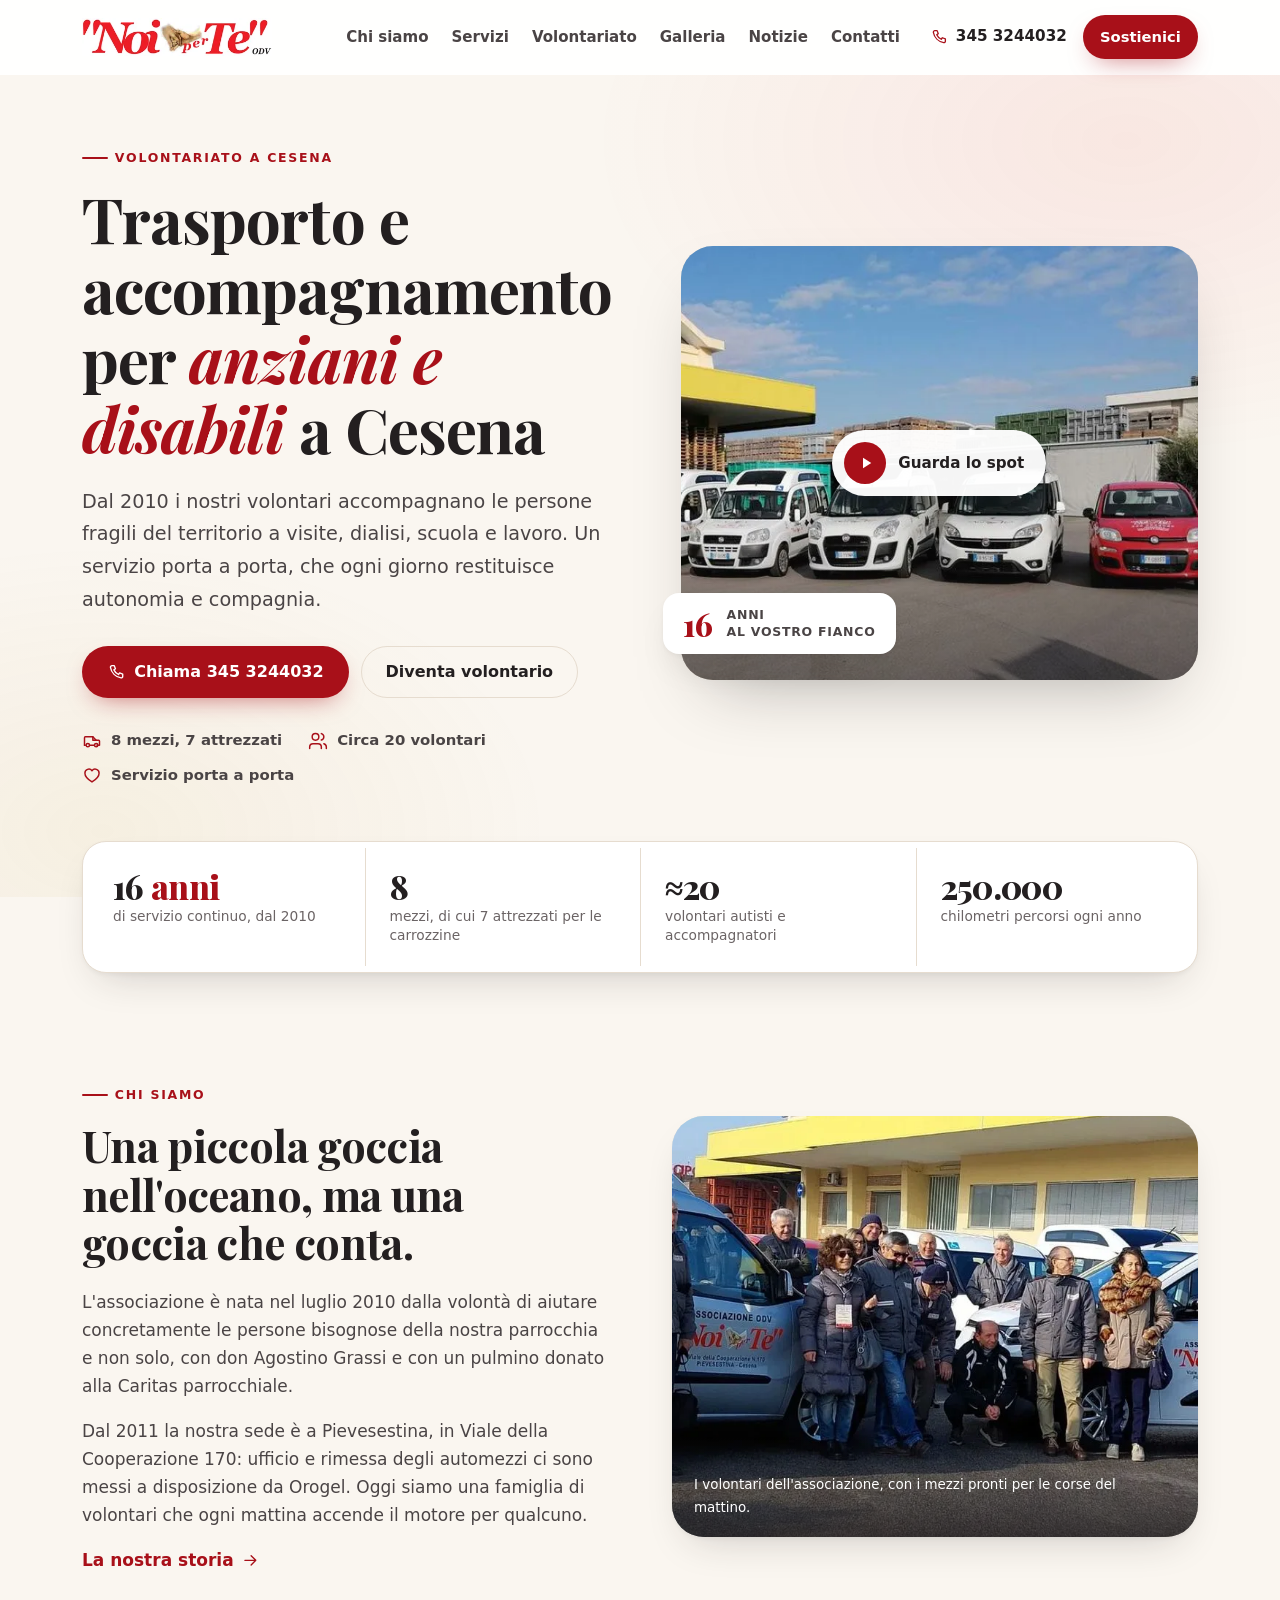
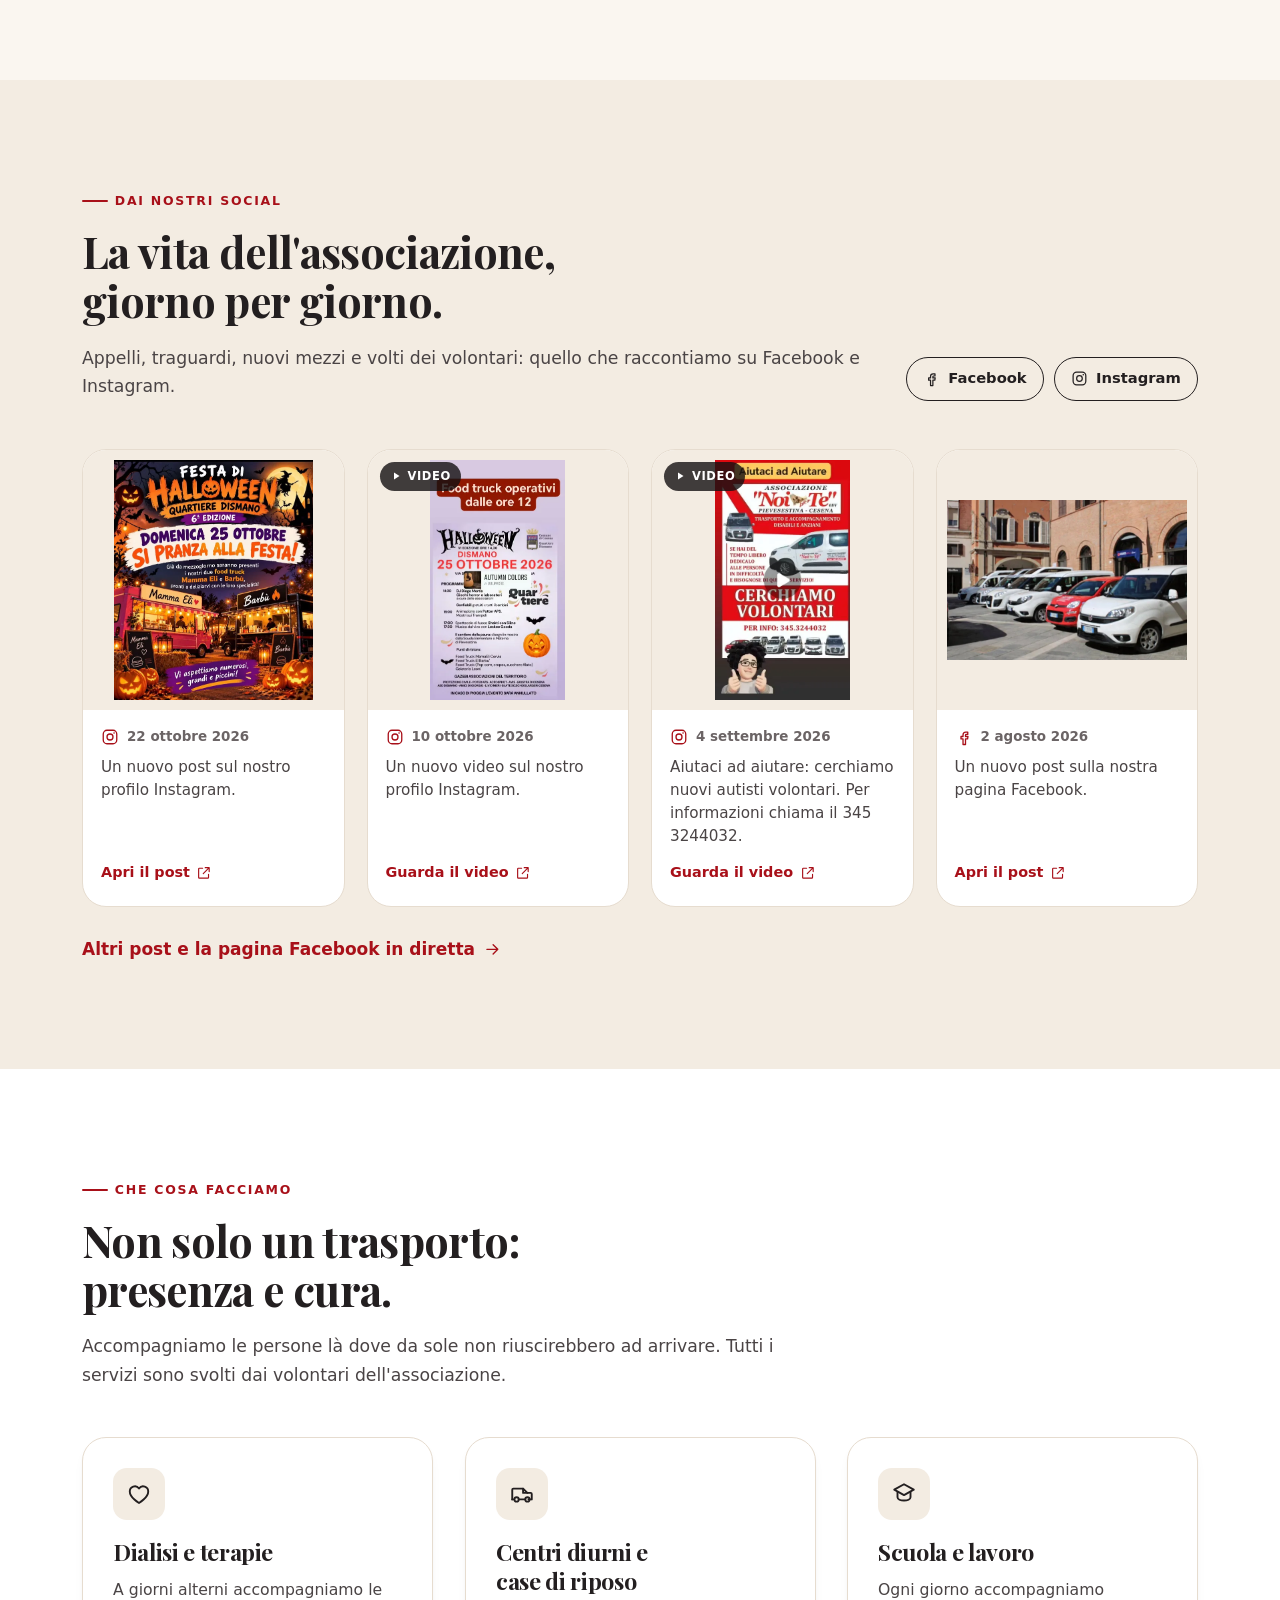
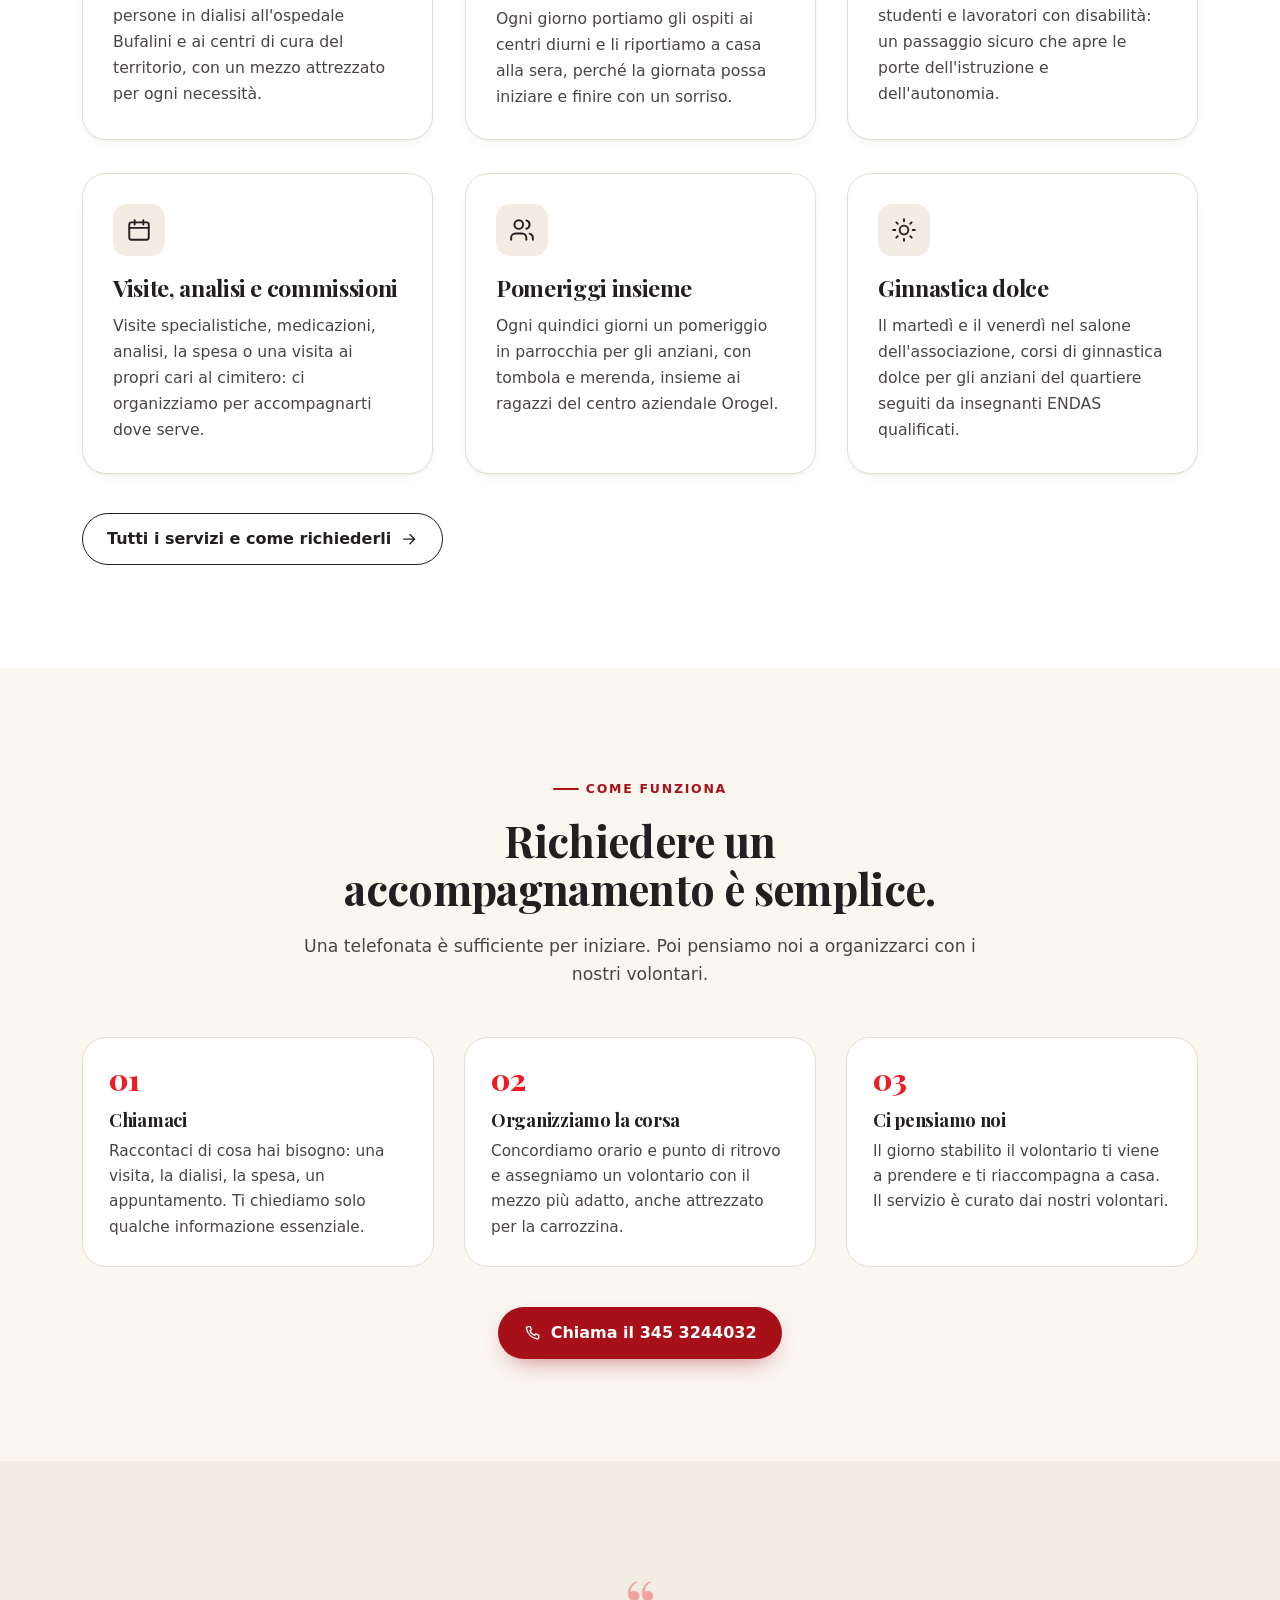
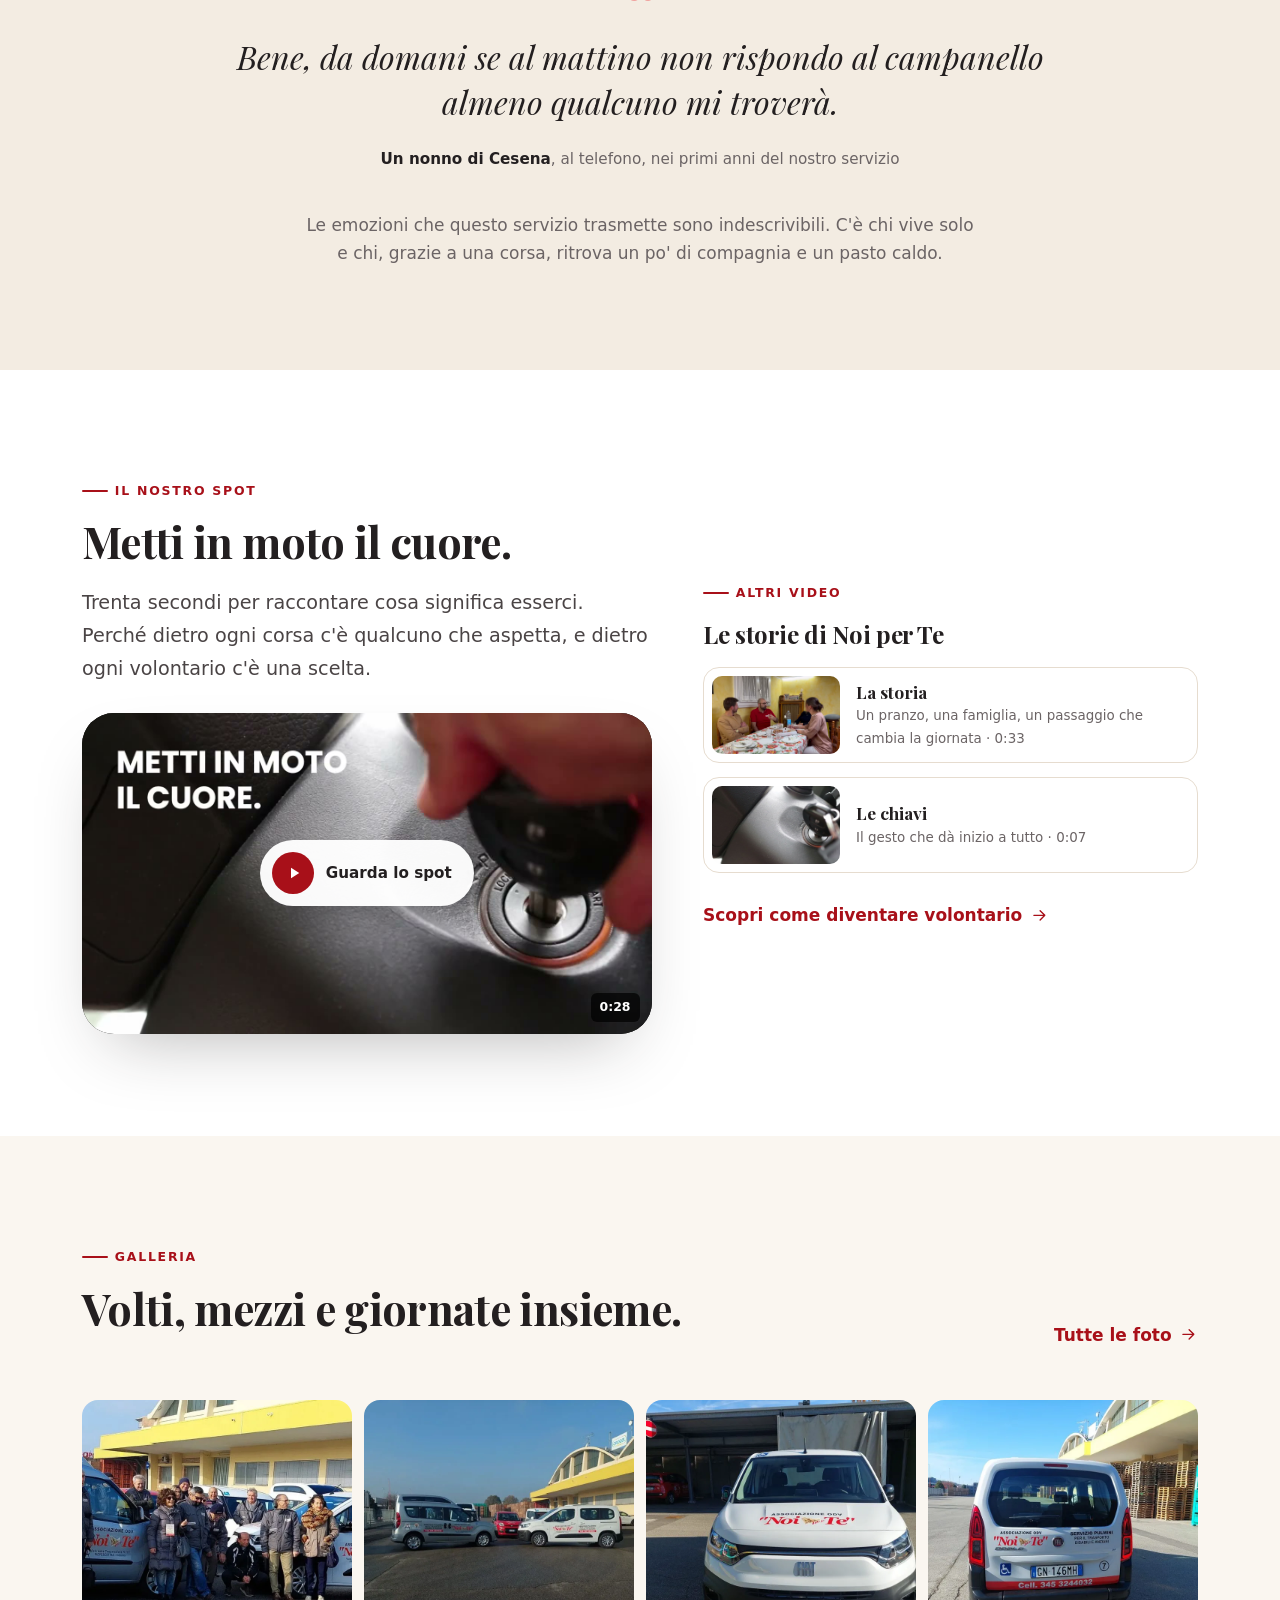
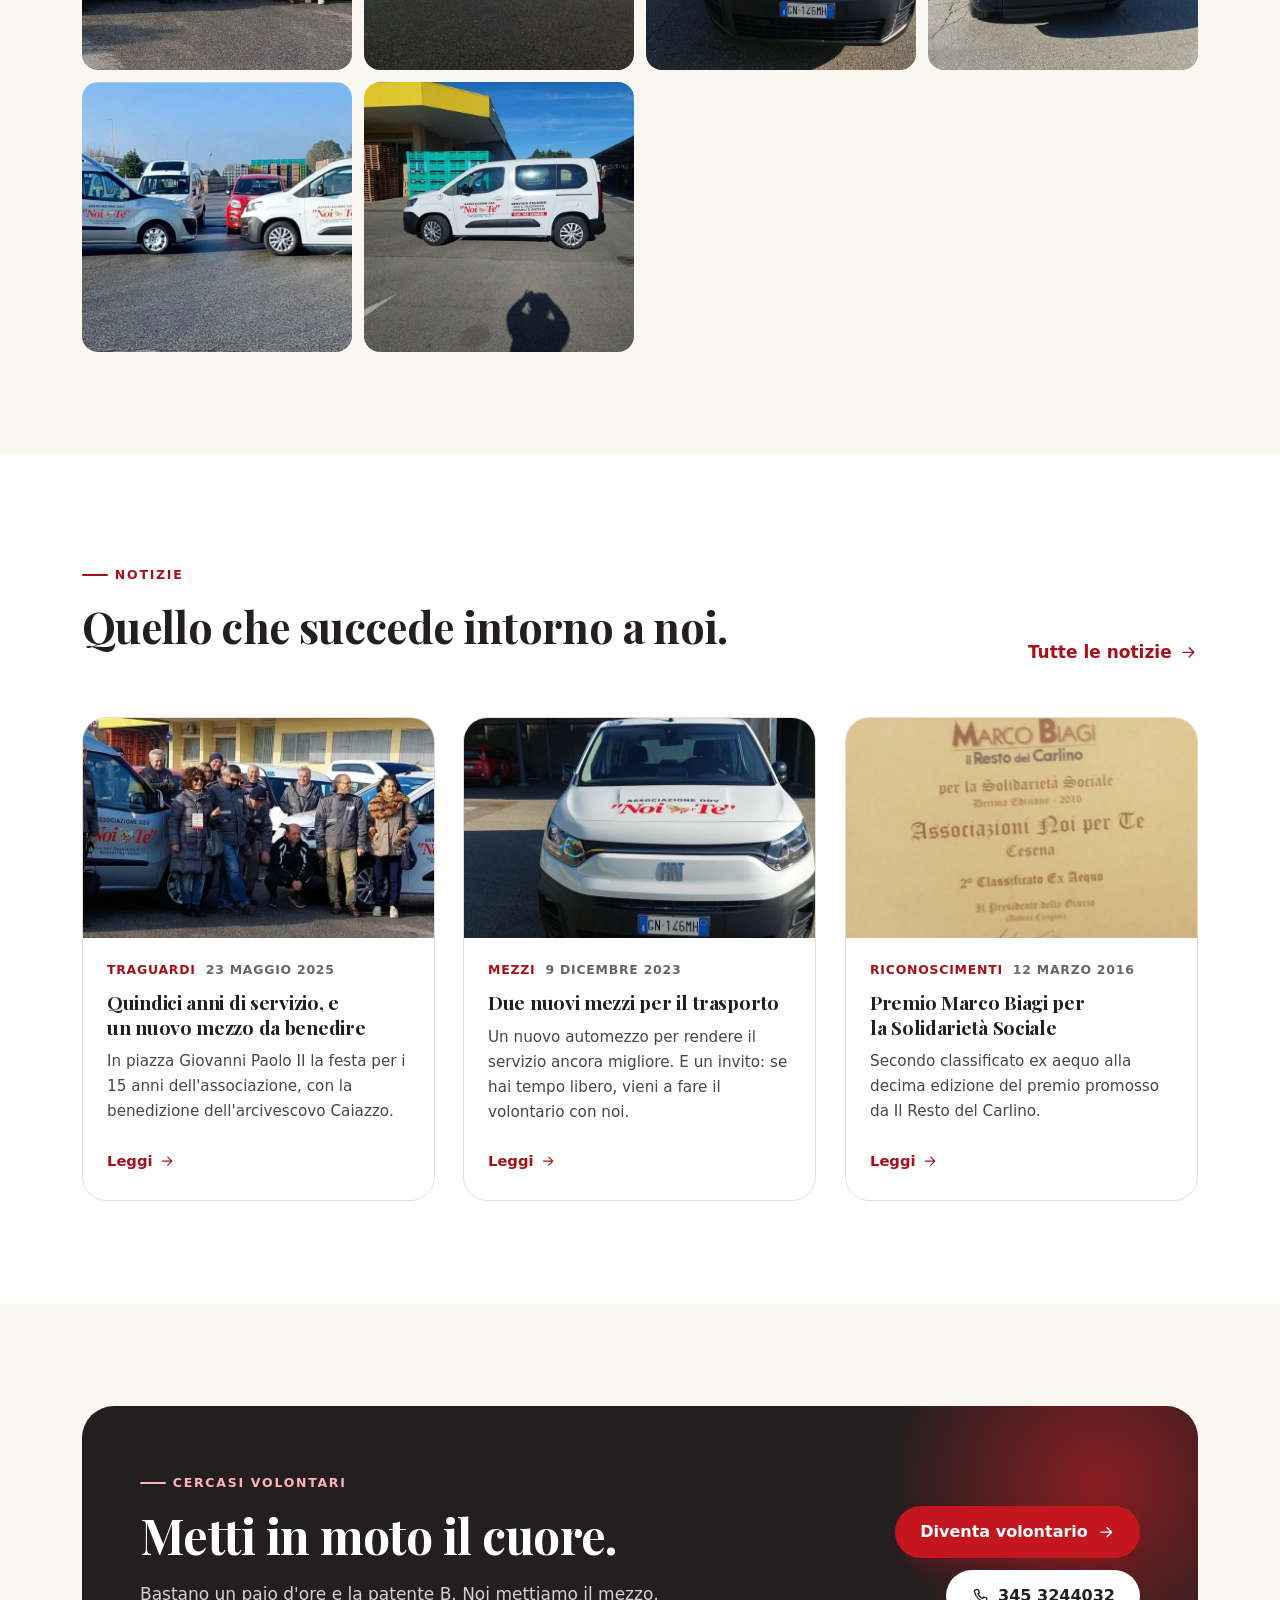
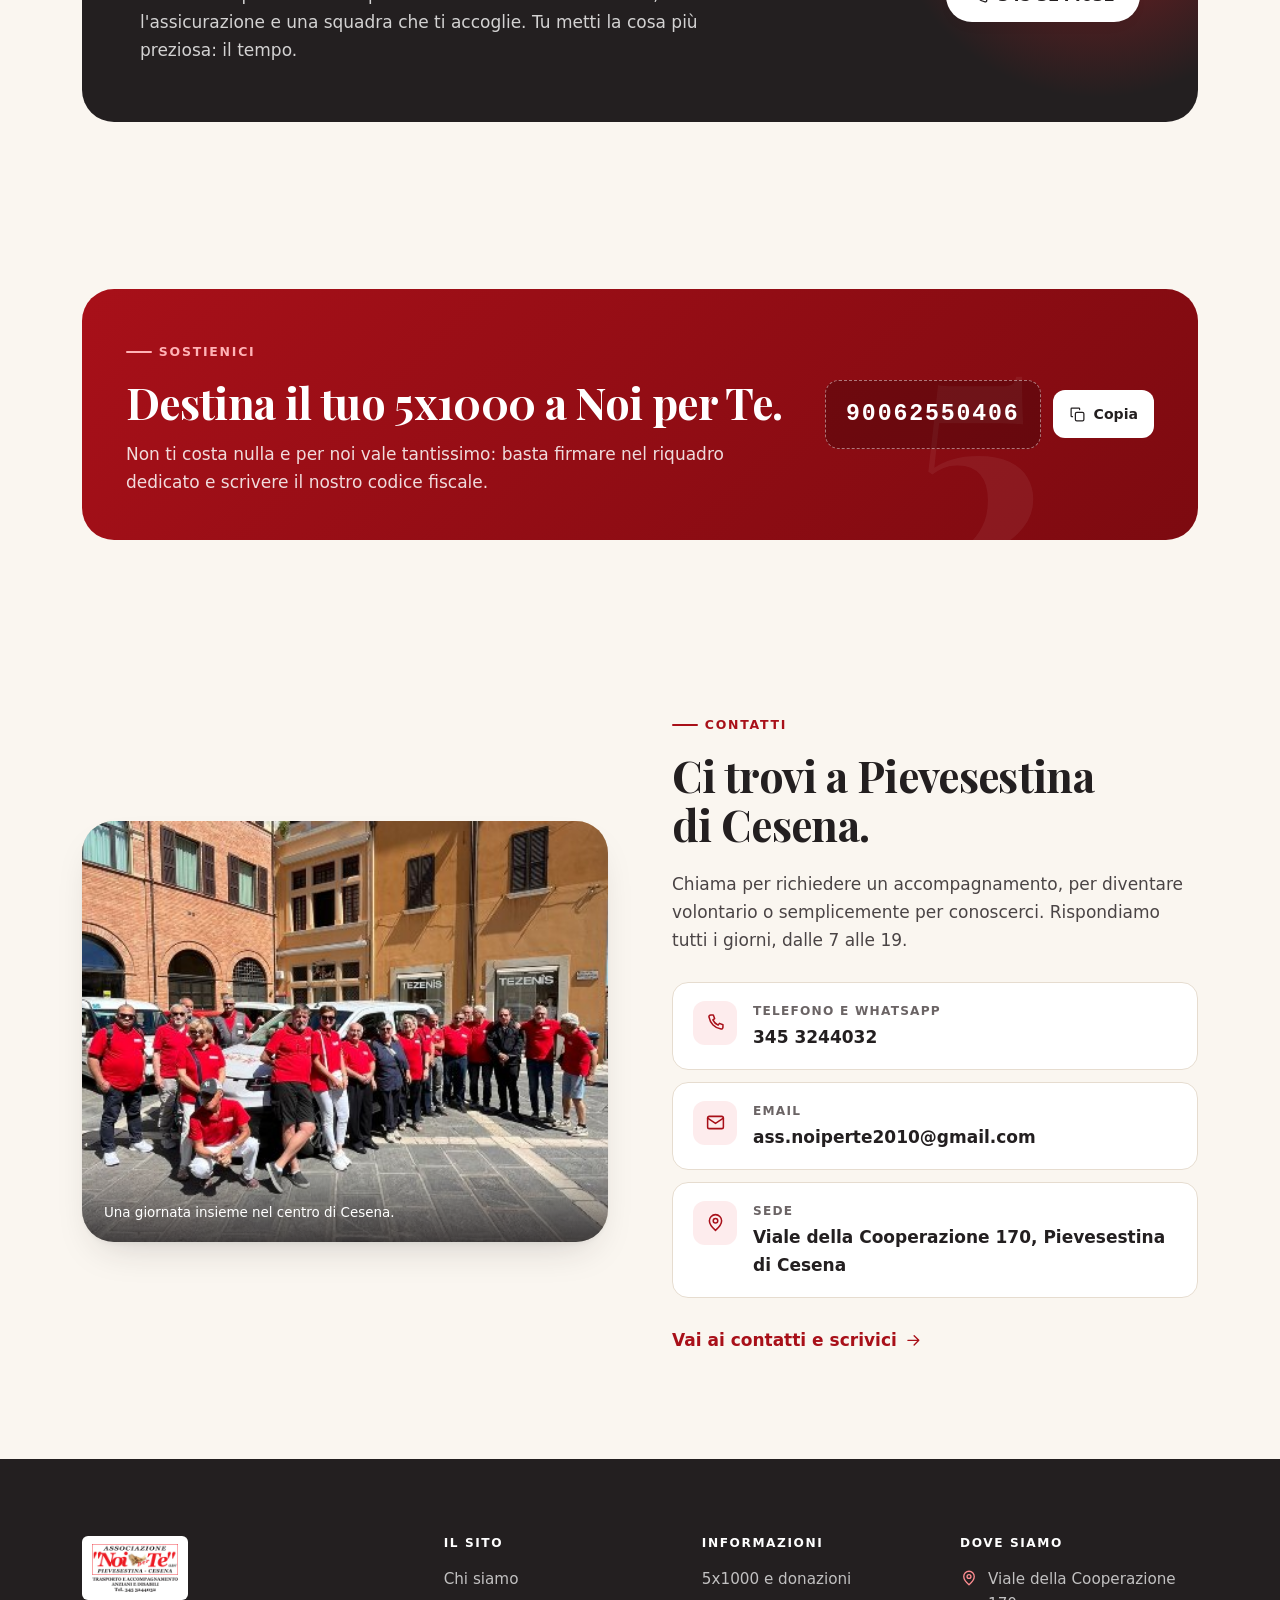
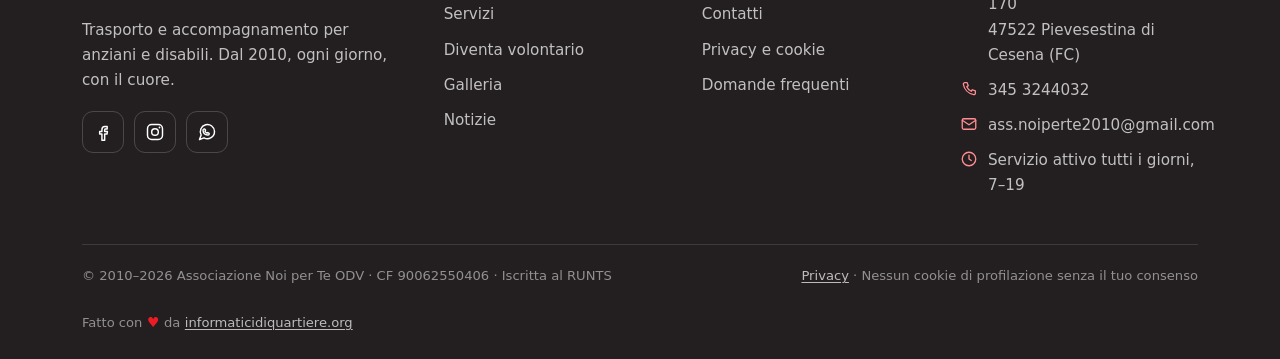
<file: index.html>
<!DOCTYPE html>
<html lang="it" class="no-js">
<head>
  <meta charset="utf-8">
  <meta name="viewport" content="width=device-width, initial-scale=1">

  <title>Trasporto anziani e disabili a Cesena | Noi per Te ODV</title>
  <meta name="description" content="Dal 2010 a Cesena accompagniamo anziani e disabili a visite, dialisi, scuola e lavoro. 8 mezzi attrezzati e 20 volontari. Chiama il 345 3244032.">
  <link rel="canonical" href="https://www.noiperte.it/">
  <meta name="robots" content="index, follow, max-image-preview:large, max-snippet:-1">
  <meta name="author" content="Associazione Noi per Te ODV">
  <meta name="theme-color" content="#231F20">
  <meta name="format-detection" content="telephone=no">

  <meta property="og:type" content="website">
  <meta property="og:site_name" content="Associazione Noi per Te ODV">
  <meta property="og:locale" content="it_IT">
  <meta property="og:title" content="Trasporto anziani e disabili a Cesena | Noi per Te ODV">
  <meta property="og:description" content="Dal 2010 accompagniamo anziani e disabili a visite, dialisi, scuola e lavoro. 8 mezzi attrezzati e 20 volontari a Cesena.">
  <meta property="og:url" content="https://www.noiperte.it/">
  <meta property="og:image" content="https://www.noiperte.it/og-image.jpg">
  <meta property="og:image:width" content="1200">
  <meta property="og:image:height" content="630">
  <meta property="og:image:alt" content="I pulmini dell'Associazione Noi per Te davanti alla sede di Pievesestina di Cesena">
  <meta name="twitter:card" content="summary_large_image">
  <meta name="twitter:title" content="Trasporto anziani e disabili a Cesena | Noi per Te ODV">
  <meta name="twitter:description" content="Dal 2010 accompagniamo anziani e disabili a visite, dialisi, scuola e lavoro. 8 mezzi attrezzati e 20 volontari a Cesena.">
  <meta name="twitter:image" content="https://www.noiperte.it/og-image.jpg">

  <link rel="icon" href="/favicon.ico" sizes="32x32">
  <link rel="icon" href="/favicon.svg" type="image/svg+xml">
  <link rel="apple-touch-icon" href="/apple-touch-icon.png">
  <link rel="manifest" href="/site.webmanifest">

  <link rel="preload" href="/assets/fonts/playfair-display-latin.woff2" as="font" type="font/woff2" crossorigin>
  <link rel="stylesheet" href="/assets/css/style.css">
  <script>document.documentElement.className = document.documentElement.className.replace('no-js', 'js');</script>

  <script type="application/ld+json">
  {
    "@context": "https://schema.org",
    "@graph": [
      {
        "@type": "NGO",
        "@id": "https://www.noiperte.it/#organizzazione",
        "name": "Associazione Noi per Te ODV",
        "alternateName": ["Noi per Te ODV", "Associazione \"Noi per Te\" ODV"],
        "url": "https://www.noiperte.it/",
        "logo": "https://www.noiperte.it/assets/img/logo-full.png",
        "image": "https://www.noiperte.it/og-image.jpg",
        "description": "Organizzazione di volontariato di Pievesestina di Cesena che dal 2010 offre trasporto e accompagnamento a persone anziane, disabili e non autosufficienti.",
        "foundingDate": "2010-07",
        "taxID": "90062550406",
        "nonprofitStatus": "Organizzazione di Volontariato iscritta al RUNTS",
        "email": "ass.noiperte2010@gmail.com",
        "telephone": "+39 345 3244032",
        "address": {
          "@type": "PostalAddress",
          "streetAddress": "Viale della Cooperazione 170",
          "addressLocality": "Pievesestina di Cesena",
          "addressRegion": "Emilia-Romagna",
          "postalCode": "47522",
          "addressCountry": "IT"
        },
        "areaServed": [
          { "@type": "City", "name": "Cesena" },
          { "@type": "AdministrativeArea", "name": "Provincia di Forlì-Cesena" }
        ],
        "knowsAbout": [
          "Trasporto e accompagnamento di anziani",
          "Trasporto e accompagnamento di persone con disabilità",
          "Trasporto per dialisi",
          "Accompagnamento a visite mediche",
          "Volontariato sociale"
        ],
        "sameAs": [
          "https://www.facebook.com/NoiPerTe",
          "https://www.instagram.com/gabriellagu57"
        ],
        "contactPoint": {
          "@type": "ContactPoint",
          "telephone": "+39 345 3244032",
          "contactType": "customer service",
          "availableLanguage": "it"
        }
      },
      {
        "@type": "WebSite",
        "@id": "https://www.noiperte.it/#sito",
        "url": "https://www.noiperte.it/",
        "name": "Associazione Noi per Te ODV",
        "inLanguage": "it-IT",
        "publisher": { "@id": "https://www.noiperte.it/#organizzazione" }
      },
      {
        "@type": "WebPage",
        "@id": "https://www.noiperte.it/#pagina",
        "url": "https://www.noiperte.it/",
        "name": "Trasporto anziani e disabili a Cesena | Noi per Te ODV",
        "description": "Dal 2010 a Cesena accompagniamo anziani e disabili a visite, dialisi, scuola e lavoro. 8 mezzi attrezzati e 20 volontari.",
        "isPartOf": { "@id": "https://www.noiperte.it/#sito" },
        "about": { "@id": "https://www.noiperte.it/#organizzazione" },
        "inLanguage": "it-IT",
        "primaryImageOfPage": "https://www.noiperte.it/og-image.jpg"
      }
    ]
  }
  </script>
</head>
<body>
<a class="skip-link" href="#main">Salta al contenuto principale</a>

<!-- Sprite icone SVG -->
<svg xmlns="http://www.w3.org/2000/svg" style="display:none" aria-hidden="true">
  <symbol id="i-arrow" viewBox="0 0 24 24"><path d="M5 12h14M13 6l6 6-6 6"/></symbol>
  <symbol id="i-arrow-left" viewBox="0 0 24 24"><path d="M19 12H5M11 6l-6 6 6 6"/></symbol>
  <symbol id="i-chevron" viewBox="0 0 24 24"><path d="M9 6l6 6-6 6"/></symbol>
  <symbol id="i-phone" viewBox="0 0 24 24"><path d="M6.5 3.5h3l1.5 4-2 1.5a12 12 0 0 0 6 6l1.5-2 4 1.5v3a2 2 0 0 1-2.2 2A17 17 0 0 1 4.5 5.7 2 2 0 0 1 6.5 3.5Z"/></symbol>
  <symbol id="i-mail" viewBox="0 0 24 24"><rect x="3" y="5" width="18" height="14" rx="2"/><path d="m3 7 9 6 9-6"/></symbol>
  <symbol id="i-pin" viewBox="0 0 24 24"><path d="M12 21s7-6.1 7-11a7 7 0 1 0-14 0c0 4.9 7 11 7 11Z"/><circle cx="12" cy="10" r="2.6"/></symbol>
  <symbol id="i-clock" viewBox="0 0 24 24"><circle cx="12" cy="12" r="9"/><path d="M12 7v5l3 2"/></symbol>
  <symbol id="i-users" viewBox="0 0 24 24"><path d="M16 21v-1.8a4 4 0 0 0-4-4H6a4 4 0 0 0-4 4V21"/><circle cx="9" cy="7" r="4"/><path d="M22 21v-1.8a4 4 0 0 0-3-3.87"/><path d="M16 3.13a4 4 0 0 1 0 7.75"/></symbol>
  <symbol id="i-wheelchair" viewBox="0 0 24 24"><circle cx="10" cy="4" r="1.9"/><path d="M10 7v7h6l2.5 5"/><path d="M16 14h-6"/><circle cx="8" cy="17" r="4"/></symbol>
  <symbol id="i-van" viewBox="0 0 24 24"><path d="M3 17V8a1 1 0 0 1 1-1h9l4 4h3a1 1 0 0 1 1 1v5"/><path d="M3 17h1M9 17h6M18 17h2"/><circle cx="7" cy="17" r="2"/><circle cx="17" cy="17" r="2"/><path d="M13 7v4h4"/></symbol>
  <symbol id="i-heart" viewBox="0 0 24 24"><path d="M12 20.3S3.5 15.2 3.5 9.9A4.7 4.7 0 0 1 12 6.9a4.7 4.7 0 0 1 8.5 3c0 5.3-8.5 10.4-8.5 10.4Z"/></symbol>
  <symbol id="i-calendar" viewBox="0 0 24 24"><rect x="3" y="5" width="18" height="16" rx="2"/><path d="M3 10h18M8 3v4M16 3v4"/></symbol>
  <symbol id="i-check" viewBox="0 0 24 24"><path d="m4 12 5 5L20 6"/></symbol>
  <symbol id="i-play" viewBox="0 0 24 24"><path d="M8 5v14l11-7Z"/></symbol>
  <symbol id="i-menu" viewBox="0 0 24 24"><path d="M4 7h16M4 12h16M4 17h16"/></symbol>
  <symbol id="i-close" viewBox="0 0 24 24"><path d="M6 6l12 12M18 6 6 18"/></symbol>
  <symbol id="i-whatsapp" viewBox="0 0 24 24"><path d="M21 11.5a8.5 8.5 0 0 1-12.6 7.5L3 21l2-5.4A8.5 8.5 0 1 1 21 11.5Z"/><path d="M8.6 8.3c.3-.1.7 0 .9.3l.7 1.2c.1.3.1.6-.1.8l-.5.5c.5 1 1.3 1.8 2.3 2.3l.5-.5c.2-.2.5-.3.8-.1l1.2.7c.3.2.4.6.3.9-.3.8-1.1 1.4-2 1.3-2.9-.3-5.2-2.6-5.5-5.5-.1-.8.5-1.6 1.4-1.9Z"/></symbol>
  <symbol id="i-facebook" viewBox="0 0 24 24"><path d="M14.5 8.5H17V5.4h-2.7c-2.2 0-3.6 1.5-3.6 3.8v2.1H8v3.2h2.7V22h3.3v-7.5h2.8l.5-3.2h-3.3V9.6c0-.7.3-1.1 1-1.1Z"/></symbol>
  <symbol id="i-instagram" viewBox="0 0 24 24"><rect x="3" y="3" width="18" height="18" rx="5"/><circle cx="12" cy="12" r="4"/><circle cx="17.4" cy="6.6" r="1.1" fill="currentColor" stroke="none"/></symbol>
  <symbol id="i-copy" viewBox="0 0 24 24"><rect x="9" y="9" width="12" height="12" rx="2"/><path d="M5 15H4a1 1 0 0 1-1-1V4a1 1 0 0 1 1-1h10a1 1 0 0 1 1 1v1"/></symbol>
  <symbol id="i-external" viewBox="0 0 24 24"><path d="M14 4h6v6M20 4l-9 9M19 14v5a1 1 0 0 1-1 1H5a1 1 0 0 1-1-1V6a1 1 0 0 1 1-1h5"/></symbol>
  <symbol id="i-award" viewBox="0 0 24 24"><circle cx="12" cy="9" r="5"/><path d="m8.5 13-1.5 8 5-3 5 3-1.5-8"/></symbol>
  <symbol id="i-route" viewBox="0 0 24 24"><circle cx="6" cy="19" r="2"/><circle cx="18" cy="5" r="2"/><path d="M8 19h7a4 4 0 0 0 0-8H9a4 4 0 0 1 0-8h7"/></symbol>
  <symbol id="i-school" viewBox="0 0 24 24"><path d="m12 3 9 5-9 5-9-5 9-5Z"/><path d="M6 10v5c0 1.7 2.7 3 6 3s6-1.3 6-3v-5"/></symbol>
  <symbol id="i-sun" viewBox="0 0 24 24"><circle cx="12" cy="12" r="4"/><path d="M12 2v2M12 20v2M4.9 4.9l1.4 1.4M17.7 17.7l1.4 1.4M2 12h2M20 12h2M4.9 19.1l1.4-1.4M17.7 6.3l1.4-1.4"/></symbol>
  <symbol id="i-leaf" viewBox="0 0 24 24"><path d="M20 4c-9 0-16 4-16 11a5 5 0 0 0 5 5c7 0 11-7 11-16Z"/><path d="M4 20c3-6 7-9 12-11"/></symbol>
  <symbol id="i-shield" viewBox="0 0 24 24"><path d="M12 3l8 3v6c0 5-3.5 8-8 9-4.5-1-8-4-8-9V6l8-3Z"/><path d="m9 12 2 2 4-4"/></symbol>
</svg>

<header class="site-header" data-header>
  <div class="shell header-inner">
    <a class="brand" href="/" aria-label="Associazione Noi per Te ODV — vai alla home">
      <picture>
        <source type="image/webp" srcset="/assets/img/logo-wordmark-senza-bordo-360.webp 360w, /assets/img/logo-wordmark-senza-bordo-640.webp 640w, /assets/img/logo-wordmark-senza-bordo-1080.webp 1080w" sizes="224px">
        <img src="/assets/img/logo-wordmark-senza-bordo-640.jpg" alt="Noi per Te ODV — trasporto e accompagnamento anziani e disabili" width="1699" height="340" fetchpriority="high">
      </picture>
    </a>

    <nav class="nav" aria-label="Navigazione principale">
      <ul>
        <li><a href="/chi-siamo/">Chi siamo</a></li>
        <li><a href="/servizi/">Servizi</a></li>
        <li><a href="/diventa-volontario/">Volontariato</a></li>
        <li><a href="/galleria/">Galleria</a></li>
        <li><a href="/notizie/">Notizie</a></li>
        <li><a href="/contatti/">Contatti</a></li>
      </ul>
    </nav>

    <div class="header-actions">
      <a class="header-phone" href="tel:+393453244032" aria-label="Chiama il 345 3244032">
        <svg class="icon" aria-hidden="true"><use href="#i-phone"/></svg>
        <span class="header-phone__num">345 3244032</span>
      </a>
      <a class="btn btn--primary btn--sm btn--header-cta" href="/sostienici/">Sostienici</a>
      <button class="nav-toggle" type="button" aria-expanded="false" aria-controls="mobile-nav" data-nav-toggle>
        <span class="sr-only">Apri il menu</span>
        <svg class="icon icon--menu" aria-hidden="true"><use href="#i-menu"/></svg>
        <svg class="icon icon--close" aria-hidden="true"><use href="#i-close"/></svg>
      </button>
    </div>
  </div>
</header>

<div class="mobile-nav" id="mobile-nav" tabindex="-1" data-drawer hidden>
  <nav aria-label="Navigazione mobile">
    <ul>
      <li><a class="mobile-link" href="/chi-siamo/">Chi siamo <svg class="icon" aria-hidden="true"><use href="#i-chevron"/></svg></a></li>
      <li><a class="mobile-link" href="/servizi/">Servizi <svg class="icon" aria-hidden="true"><use href="#i-chevron"/></svg></a></li>
      <li><a class="mobile-link" href="/diventa-volontario/">Volontariato <svg class="icon" aria-hidden="true"><use href="#i-chevron"/></svg></a></li>
      <li><a class="mobile-link" href="/galleria/">Galleria <svg class="icon" aria-hidden="true"><use href="#i-chevron"/></svg></a></li>
      <li><a class="mobile-link" href="/notizie/">Notizie <svg class="icon" aria-hidden="true"><use href="#i-chevron"/></svg></a></li>
      <li><a class="mobile-link" href="/sostienici/">Sostienici <svg class="icon" aria-hidden="true"><use href="#i-chevron"/></svg></a></li>
      <li><a class="mobile-link" href="/contatti/">Contatti <svg class="icon" aria-hidden="true"><use href="#i-chevron"/></svg></a></li>
    </ul>
  </nav>
  <div class="drawer-actions">
    <a class="btn btn--primary btn--block" href="tel:+393453244032">
      <svg class="icon" aria-hidden="true"><use href="#i-phone"/></svg> Chiama 345 3244032
    </a>
    <a class="btn btn--ghost btn--block" href="mailto:ass.noiperte2010@gmail.com">
      <svg class="icon" aria-hidden="true"><use href="#i-mail"/></svg> Scrivici una email
    </a>
  </div>
  <div class="drawer-contact">
    <a href="https://maps.google.com/?q=Viale+della+Cooperazione+170,+47522+Pievesestina+di+Cesena" target="_blank" rel="noopener">
      <svg class="icon" aria-hidden="true"><use href="#i-pin"/></svg>
      Viale della Cooperazione 170, Pievesestina di Cesena
    </a>
    <div class="drawer-social">
      <a href="https://www.facebook.com/NoiPerTe" target="_blank" rel="noopener" aria-label="Facebook"><svg class="icon" aria-hidden="true"><use href="#i-facebook"/></svg></a>
      <a href="https://www.instagram.com/gabriellagu57" target="_blank" rel="noopener" aria-label="Instagram"><svg class="icon" aria-hidden="true"><use href="#i-instagram"/></svg></a>
      <a href="https://wa.me/393453244032" target="_blank" rel="noopener" aria-label="WhatsApp"><svg class="icon" aria-hidden="true"><use href="#i-whatsapp"/></svg></a>
    </div>
  </div>
</div>

<main id="main">

  <!-- HERO -->
  <section class="hero" id="cover">
    <div class="shell hero-grid">
      <div class="hero-copy">
        <p class="eyebrow">Volontariato a Cesena</p>
        <h1>Trasporto e accompagnamento per <em>anziani e disabili</em> a Cesena</h1>
        <p class="lead">Dal 2010 i nostri volontari accompagnano le persone fragili del territorio a visite, dialisi, scuola e lavoro. Un servizio porta a porta, che ogni giorno restituisce autonomia e compagnia.</p>
        <div class="hero-actions">
          <a class="btn btn--primary" href="tel:+393453244032">
            <svg class="icon" aria-hidden="true"><use href="#i-phone"/></svg> Chiama 345 3244032
          </a>
          <a class="btn btn--ghost" href="/diventa-volontario/">Diventa volontario</a>
        </div>
        <ul class="hero-facts">
          <li><svg class="icon" aria-hidden="true"><use href="#i-van"/></svg> 8 mezzi, 7 attrezzati</li>
          <li><svg class="icon" aria-hidden="true"><use href="#i-users"/></svg> Circa 20 volontari</li>
          <li><svg class="icon" aria-hidden="true"><use href="#i-heart"/></svg> Servizio porta a porta</li>
        </ul>
      </div>

      <div class="hero-media">
        <figure class="hero-photo">
          <picture>
            <source type="image/webp" srcset="/assets/img/pulmini-sede-orogel-768.webp 768w, /assets/img/pulmini-sede-orogel-1280.webp 1280w, /assets/img/pulmini-sede-orogel-1920.webp 1920w" sizes="(max-width: 900px) 100vw, 48vw">
            <img src="/assets/img/pulmini-sede-orogel-1280.jpg" srcset="/assets/img/pulmini-sede-orogel-768.jpg 768w, /assets/img/pulmini-sede-orogel-1280.jpg 1280w, /assets/img/pulmini-sede-orogel-1920.jpg 1920w" sizes="(max-width: 900px) 100vw, 48vw" alt="I pulmini dell'associazione Noi per Te parcheggiati davanti alla sede di Pievesestina di Cesena" width="1280" height="800" fetchpriority="high" decoding="async">
          </picture>
          <a class="play-btn" href="/assets/video/spot-noi-per-te-720.mp4" data-video="/assets/video/spot-noi-per-te-720.mp4" data-video-mobile="/assets/video/spot-noi-per-te-540.mp4" data-poster="/assets/video/poster-spot-metti-in-moto.jpg">
            <span class="play-circle"><svg class="icon" aria-hidden="true"><use href="#i-play"/></svg></span>
            Guarda lo spot
          </a>
        </figure>
        <div class="hero-badge" aria-hidden="true">
          <span class="big" data-since="2010-07">16</span>
          <span class="small">anni<br>al vostro fianco</span>
        </div>
      </div>
    </div>
  </section>

  <!-- STATISTICHE -->
  <div class="shell stats-bar">
    <ul class="stats">
      <li>
        <span class="num"><span data-since="2010-07">16</span> <span class="unit">anni</span></span>
        <span class="lbl">di servizio continuo, dal 2010</span>
      </li>
      <li>
        <span class="num">8</span>
        <span class="lbl">mezzi, di cui 7 attrezzati per le carrozzine</span>
      </li>
      <li>
        <span class="num">≈20</span>
        <span class="lbl">volontari autisti e accompagnatori</span>
      </li>
      <li>
        <span class="num">250.000</span>
        <span class="lbl">chilometri percorsi ogni anno</span>
      </li>
    </ul>
  </div>

  <!-- CHI SIAMO -->
  <section class="section" id="chi-siamo"><span class="anchor" id="bio" aria-hidden="true"></span>
    <div class="shell split">
      <div class="split__content reveal">
        <p class="eyebrow">Chi siamo</p>
        <h2>Una piccola goccia nell'oceano, ma una goccia che conta.</h2>
        <p>L'associazione è nata nel luglio 2010 dalla volontà di aiutare concretamente le persone bisognose della nostra parrocchia e non solo, con don Agostino Grassi e con un pulmino donato alla Caritas parrocchiale.</p>
        <p>Dal 2011 la nostra sede è a Pievesestina, in Viale della Cooperazione 170: ufficio e rimessa degli automezzi ci sono messi a disposizione da Orogel. Oggi siamo una famiglia di volontari che ogni mattina accende il motore per qualcuno.</p>
        <a class="link-arrow" href="/chi-siamo/">La nostra storia <svg class="icon" aria-hidden="true"><use href="#i-arrow"/></svg></a>
      </div>
      <figure class="split__media reveal" data-delay="1">
        <picture>
          <source type="image/webp" srcset="/assets/img/gruppo-volontari-720.webp 720w, /assets/img/gruppo-volontari-901.webp 901w" sizes="(max-width: 900px) 100vw, 540px">
          <img src="/assets/img/gruppo-volontari-720.jpg" srcset="/assets/img/gruppo-volontari-720.jpg 720w, /assets/img/gruppo-volontari-901.jpg 901w" sizes="(max-width: 900px) 100vw, 540px" alt="I volontari dell'associazione Noi per Te riuniti accanto ai pulmini attrezzati" width="901" height="901" loading="lazy" decoding="async">
        </picture>
        <figcaption>I volontari dell'associazione, con i mezzi pronti per le corse del mattino.</figcaption>
      </figure>
    </div>
  </section>

  <!-- SOCIAL -->
  <section class="section section--sand" id="social">
    <div class="shell">
      <div class="section-head section-head--row">
        <div>
          <p class="eyebrow">Dai nostri social</p>
          <h2>La vita dell'associazione, giorno per giorno.</h2>
          <p>Appelli, traguardi, nuovi mezzi e volti dei volontari: quello che raccontiamo su Facebook e Instagram.</p>
        </div>
        <div class="social-links">
          <a class="btn btn--outline btn--sm" href="https://www.facebook.com/NoiPerTe" target="_blank" rel="noopener"><svg class="icon" aria-hidden="true"><use href="#i-facebook"/></svg> Facebook</a>
          <a class="btn btn--outline btn--sm" href="https://www.instagram.com/gabriellagu57" target="_blank" rel="noopener"><svg class="icon" aria-hidden="true"><use href="#i-instagram"/></svg> Instagram</a>
        </div>
      </div>

      <!-- social:inizio -->
      <ul class="social-grid">
        <li>
          <a class="social-card" href="https://www.instagram.com/p/DeyOSIylSxl/" target="_blank" rel="noopener">
            <span class="social-card__media social-card__media--intera">
              <picture><source type="image/webp" srcset="/assets/img/social-2026-10-22-instagram-a49725.webp"><img src="/assets/img/social-2026-10-22-instagram-a49725.jpg" alt="" width="595" height="720" loading="lazy" decoding="async"></picture>
            </span>
            <span class="social-card__body">
              <span class="social-card__meta"><svg class="icon" aria-hidden="true"><use href="#i-instagram"/></svg><span class="sr-only">Instagram, </span><time datetime="2026-10-22">22 ottobre 2026</time></span>
              <span class="social-card__text">Un nuovo post sul nostro profilo Instagram.</span>
              <span class="link-arrow">Apri il post <svg class="icon" aria-hidden="true"><use href="#i-external"/></svg></span>
            </span>
          </a>
        </li>
        <li>
          <a class="social-card" href="https://www.instagram.com/p/DeU42F8hlcn/" target="_blank" rel="noopener">
            <span class="social-card__media social-card__media--intera">
              <picture><source type="image/webp" srcset="/assets/img/social-2026-10-10-instagram-f5d65a.webp"><img src="/assets/img/social-2026-10-10-instagram-f5d65a.jpg" alt="" width="405" height="720" loading="lazy" decoding="async"></picture>
              <span class="social-card__badge"><svg class="icon" aria-hidden="true"><use href="#i-play"/></svg> Video</span>
            </span>
            <span class="social-card__body">
              <span class="social-card__meta"><svg class="icon" aria-hidden="true"><use href="#i-instagram"/></svg><span class="sr-only">Instagram, </span><time datetime="2026-10-10">10 ottobre 2026</time></span>
              <span class="social-card__text">Un nuovo video sul nostro profilo Instagram.</span>
              <span class="link-arrow">Guarda il video <svg class="icon" aria-hidden="true"><use href="#i-external"/></svg></span>
            </span>
          </a>
        </li>
        <li>
          <a class="social-card" href="https://www.instagram.com/reel/Dc2mJjMAs5W/" target="_blank" rel="noopener">
            <span class="social-card__media social-card__media--intera">
              <picture><source type="image/webp" srcset="/assets/img/social-aiutaci-ad-aiutare-2026.webp"><img src="/assets/img/social-aiutaci-ad-aiutare-2026.jpg" alt="" width="360" height="640" loading="lazy" decoding="async"></picture>
              <span class="social-card__badge"><svg class="icon" aria-hidden="true"><use href="#i-play"/></svg> Video</span>
            </span>
            <span class="social-card__body">
              <span class="social-card__meta"><svg class="icon" aria-hidden="true"><use href="#i-instagram"/></svg><span class="sr-only">Instagram, </span><time datetime="2026-09-04">4 settembre 2026</time></span>
              <span class="social-card__text">Aiutaci ad aiutare: cerchiamo nuovi autisti volontari. Per informazioni chiama il 345 3244032.</span>
              <span class="link-arrow">Guarda il video <svg class="icon" aria-hidden="true"><use href="#i-external"/></svg></span>
            </span>
          </a>
        </li>
        <li>
          <a class="social-card" href="https://www.facebook.com/NoiPerTe/posts/2567744763689174" target="_blank" rel="noopener">
            <span class="social-card__media social-card__media--intera">
              <picture><source type="image/webp" srcset="/assets/img/social-2026-08-02-facebook-a45402.webp"><img src="/assets/img/social-2026-08-02-facebook-a45402.jpg" alt="" width="720" height="480" loading="lazy" decoding="async"></picture>
            </span>
            <span class="social-card__body">
              <span class="social-card__meta"><svg class="icon" aria-hidden="true"><use href="#i-facebook"/></svg><span class="sr-only">Facebook, </span><time datetime="2026-08-02">2 agosto 2026</time></span>
              <span class="social-card__text">Un nuovo post sulla nostra pagina Facebook.</span>
              <span class="link-arrow">Apri il post <svg class="icon" aria-hidden="true"><use href="#i-external"/></svg></span>
            </span>
          </a>
        </li>
      </ul>
      <!-- social:fine -->

      <a class="link-arrow mt-3" href="/notizie/#social">Altri post e la pagina Facebook in diretta <svg class="icon" aria-hidden="true"><use href="#i-arrow"/></svg></a>
    </div>
  </section>

  <!-- SERVIZI -->
  <section class="section section--white" id="servizi"><span class="anchor" id="services" aria-hidden="true"></span>
    <div class="shell">
      <div class="section-head">
        <p class="eyebrow">Che cosa facciamo</p>
        <h2>Non solo un trasporto: presenza e cura.</h2>
        <p>Accompagniamo le persone là dove da sole non riuscirebbero ad arrivare. Tutti i servizi sono svolti dai volontari dell'associazione.</p>
      </div>

      <div class="grid grid--3">
        <article class="card card--hover service-card reveal">
          <div class="card__icon"><svg class="icon" aria-hidden="true"><use href="#i-heart"/></svg></div>
          <h3>Dialisi e terapie</h3>
          <p>A giorni alterni accompagniamo le persone in dialisi all'ospedale Bufalini e ai centri di cura del territorio, con un mezzo attrezzato per ogni necessità.</p>
        </article>

        <article class="card card--hover service-card reveal" data-delay="1">
          <div class="card__icon"><svg class="icon" aria-hidden="true"><use href="#i-van"/></svg></div>
          <h3>Centri diurni e case di riposo</h3>
          <p>Ogni giorno portiamo gli ospiti ai centri diurni e li riportiamo a casa alla sera, perché la giornata possa iniziare e finire con un sorriso.</p>
        </article>

        <article class="card card--hover service-card reveal" data-delay="2">
          <div class="card__icon"><svg class="icon" aria-hidden="true"><use href="#i-school"/></svg></div>
          <h3>Scuola e lavoro</h3>
          <p>Ogni giorno accompagniamo studenti e lavoratori con disabilità: un passaggio sicuro che apre le porte dell'istruzione e dell'autonomia.</p>
        </article>

        <article class="card card--hover service-card reveal">
          <div class="card__icon"><svg class="icon" aria-hidden="true"><use href="#i-calendar"/></svg></div>
          <h3>Visite, analisi e commissioni</h3>
          <p>Visite specialistiche, medicazioni, analisi, la spesa o una visita ai propri cari al cimitero: ci organizziamo per accompagnarti dove serve.</p>
        </article>

        <article class="card card--hover service-card reveal" data-delay="1">
          <div class="card__icon"><svg class="icon" aria-hidden="true"><use href="#i-users"/></svg></div>
          <h3>Pomeriggi insieme</h3>
          <p>Ogni quindici giorni un pomeriggio in parrocchia per gli anziani, con tombola e merenda, insieme ai ragazzi del centro aziendale Orogel.</p>
        </article>

        <article class="card card--hover service-card reveal" data-delay="2">
          <div class="card__icon"><svg class="icon" aria-hidden="true"><use href="#i-sun"/></svg></div>
          <h3>Ginnastica dolce</h3>
          <p>Il martedì e il venerdì nel salone dell'associazione, corsi di ginnastica dolce per gli anziani del quartiere seguiti da insegnanti ENDAS qualificati.</p>
        </article>
      </div>

      <div class="mt-4">
        <a class="btn btn--outline" href="/servizi/">Tutti i servizi e come richiederli <svg class="icon" aria-hidden="true"><use href="#i-arrow"/></svg></a>
      </div>
    </div>
  </section>

  <!-- COME FUNZIONA -->
  <section class="section">
    <div class="shell">
      <div class="section-head section-head--center">
        <p class="eyebrow">Come funziona</p>
        <h2>Richiedere un accompagnamento è semplice.</h2>
        <p>Una telefonata è sufficiente per iniziare. Poi pensiamo noi a organizzarci con i nostri volontari.</p>
      </div>
      <ol class="steps">
        <li class="reveal">
          <h3>Chiamaci</h3>
          <p>Raccontaci di cosa hai bisogno: una visita, la dialisi, la spesa, un appuntamento. Ti chiediamo solo qualche informazione essenziale.</p>
        </li>
        <li class="reveal" data-delay="1">
          <h3>Organizziamo la corsa</h3>
          <p>Concordiamo orario e punto di ritrovo e assegniamo un volontario con il mezzo più adatto, anche attrezzato per la carrozzina.</p>
        </li>
        <li class="reveal" data-delay="2">
          <h3>Ci pensiamo noi</h3>
          <p>Il giorno stabilito il volontario ti viene a prendere e ti riaccompagna a casa. Il servizio è curato dai nostri volontari.</p>
        </li>
      </ol>
      <div class="center mt-4">
        <a class="btn btn--primary" href="tel:+393453244032"><svg class="icon" aria-hidden="true"><use href="#i-phone"/></svg> Chiama il 345 3244032</a>
      </div>
    </div>
  </section>

  <!-- TESTIMONIANZA -->
  <section class="section section--sand">
    <div class="shell">
      <figure class="quote-block reveal">
        <span class="quote-mark" aria-hidden="true">&ldquo;</span>
        <blockquote>
          <p>Bene, da domani se al mattino non rispondo al campanello almeno qualcuno mi troverà.</p>
        </blockquote>
        <figcaption><strong>Un nonno di Cesena</strong>, al telefono, nei primi anni del nostro servizio</figcaption>
      </figure>
      <p class="center muted mt-4" style="max-width:62ch;margin-inline:auto">Le emozioni che questo servizio trasmette sono indescrivibili. C'è chi vive solo e chi, grazie a una corsa, ritrova un po' di compagnia e un pasto caldo.</p>
    </div>
  </section>

  <!-- VIDEO -->
  <section class="section section--white" id="video"><span class="anchor" id="videos" aria-hidden="true"></span>
    <div class="shell video-feature">
      <div class="reveal">
        <p class="eyebrow">Il nostro spot</p>
        <h2>Metti in moto il cuore.</h2>
        <p class="lead">Trenta secondi per raccontare cosa significa esserci. Perché dietro ogni corsa c'è qualcuno che aspetta, e dietro ogni volontario c'è una scelta.</p>
        <a class="video-thumb mt-3" href="/assets/video/spot-noi-per-te-720.mp4" data-video="/assets/video/spot-noi-per-te-720.mp4" data-video-mobile="/assets/video/spot-noi-per-te-540.mp4" data-poster="/assets/video/poster-spot-metti-in-moto.jpg">
          <img src="/assets/video/poster-spot-metti-in-moto.jpg" alt="" width="1280" height="720" loading="lazy" decoding="async">
          <span class="play-btn"><span class="play-circle"><svg class="icon" aria-hidden="true"><use href="#i-play"/></svg></span> Guarda lo spot</span>
          <span class="duration">0:28</span>
        </a>
      </div>

      <div class="reveal" data-delay="1">
        <p class="eyebrow">Altri video</p>
        <h3 class="serif" style="font-size:1.5rem;margin-bottom:18px">Le storie di Noi per Te</h3>
        <ul class="video-list">
          <li>
            <a class="video-row" href="/assets/video/storia-noi-per-te-540.mp4" data-video="/assets/video/storia-noi-per-te-540.mp4" data-poster="/assets/video/poster-storia.jpg">
              <img src="/assets/video/poster-storia.jpg" alt="" width="1280" height="720" loading="lazy" decoding="async">
              <span class="txt"><strong>La storia</strong><span>Un pranzo, una famiglia, un passaggio che cambia la giornata · 0:33</span></span>
            </a>
          </li>
          <li>
            <a class="video-row" href="/assets/video/metti-in-moto-il-cuore-720.mp4" data-video="/assets/video/metti-in-moto-il-cuore-720.mp4" data-poster="/assets/video/poster-chiavi.jpg">
              <img src="/assets/video/poster-chiavi.jpg" alt="" width="1280" height="720" loading="lazy" decoding="async">
              <span class="txt"><strong>Le chiavi</strong><span>Il gesto che dà inizio a tutto · 0:07</span></span>
            </a>
          </li>
        </ul>
        <a class="link-arrow mt-3" href="/diventa-volontario/">Scopri come diventare volontario <svg class="icon" aria-hidden="true"><use href="#i-arrow"/></svg></a>
      </div>
    </div>
  </section>

  <!-- GALLERIA -->
  <section class="section" id="photos">
    <div class="shell">
      <div class="section-head section-head--row">
        <div>
          <p class="eyebrow">Galleria</p>
          <h2>Volti, mezzi e giornate insieme.</h2>
        </div>
        <a class="link-arrow" href="/galleria/">Tutte le foto <svg class="icon" aria-hidden="true"><use href="#i-arrow"/></svg></a>
      </div>

      <ul class="gallery-grid">
        <li data-gallery-item data-cat="volontari"><a class="gallery-item" href="/assets/img/gruppo-volontari-901.jpg" data-gallery-open data-full="/assets/img/gruppo-volontari-901.jpg" data-alt="Volontarie e volontari riuniti accanto ai pulmini attrezzati" data-caption="Volontarie e volontari dell'associazione accanto ai mezzi, durante una giornata insieme."><picture><source type="image/webp" srcset="/assets/img/gruppo-volontari-720.webp"><img src="/assets/img/gruppo-volontari-720.jpg" alt="Volontarie e volontari riuniti accanto ai pulmini attrezzati" width="720" height="720" loading="lazy" decoding="async"></picture><span class="gallery-tag">Volontari</span></a></li>
        <li data-gallery-item data-cat="mezzi"><a class="gallery-item" href="/assets/img/pulmini-in-cortile-1440.jpg" data-gallery-open data-full="/assets/img/pulmini-in-cortile-1440.jpg" data-alt="I pulmini attrezzati parcheggiati nel cortile della sede" data-caption="I mezzi dell'associazione nel cortile della sede, pronti per le attività della giornata."><picture><source type="image/webp" srcset="/assets/img/pulmini-in-cortile-720.webp"><img src="/assets/img/pulmini-in-cortile-720.jpg" alt="I pulmini attrezzati parcheggiati nel cortile della sede" width="720" height="720" loading="lazy" decoding="async"></picture><span class="gallery-tag">Mezzi</span></a></li>
        <li data-gallery-item data-cat="mezzi"><a class="gallery-item" href="/assets/img/fiat-doblo-anteriore-1500.jpg" data-gallery-open data-full="/assets/img/fiat-doblo-anteriore-1500.jpg" data-alt="Il fronte di un Fiat Doblò bianco con il logo Noi per Te sul cofano" data-caption="Il cofano di un mezzo, con il logo dell'associazione."><picture><source type="image/webp" srcset="/assets/img/fiat-doblo-anteriore-720.webp"><img src="/assets/img/fiat-doblo-anteriore-720.jpg" alt="Il fronte di un Fiat Doblò bianco con il logo Noi per Te sul cofano" width="720" height="720" loading="lazy" decoding="async"></picture><span class="gallery-tag">Mezzi</span></a></li>
        <li data-gallery-item data-cat="mezzi"><a class="gallery-item" href="/assets/img/fiat-doblo-posteriore-1500.jpg" data-gallery-open data-full="/assets/img/fiat-doblo-posteriore-1500.jpg" data-alt="Retro di un pulmino con il logo Noi per Te e il simbolo della carrozzina" data-caption="Il retro di uno dei mezzi: il simbolo della carrozzina e il numero per le prenotazioni."><picture><source type="image/webp" srcset="/assets/img/fiat-doblo-posteriore-720.webp"><img src="/assets/img/fiat-doblo-posteriore-720.jpg" alt="Retro di un pulmino con il logo Noi per Te e il simbolo della carrozzina" width="720" height="720" loading="lazy" decoding="async"></picture><span class="gallery-tag">Mezzi</span></a></li>
        <li data-gallery-item data-cat="mezzi"><a class="gallery-item" href="/assets/img/pulmini-in-fila-823.jpg" data-gallery-open data-full="/assets/img/pulmini-in-fila-823.jpg" data-alt="Tre pulmini attrezzati allineati nel piazzale" data-caption="I pulmini attrezzati per il sollevamento delle carrozzine, allineati nel piazzale."><picture><source type="image/webp" srcset="/assets/img/pulmini-in-fila-720.webp"><img src="/assets/img/pulmini-in-fila-720.jpg" alt="Tre pulmini attrezzati allineati nel piazzale" width="720" height="720" loading="lazy" decoding="async"></picture><span class="gallery-tag">Mezzi</span></a></li>
        <li data-gallery-item data-cat="mezzi"><a class="gallery-item" href="/assets/img/fiat-doblo-di-profilo-720.jpg" data-gallery-open data-full="/assets/img/fiat-doblo-di-profilo-720.jpg" data-alt="Fiat Doblò bianco con il logo dell'associazione sul fianco" data-caption="Un Fiat Doblò allestito: sul fianco il logo dell'associazione e il numero da chiamare."><picture><source type="image/webp" srcset="/assets/img/fiat-doblo-di-profilo-720.webp"><img src="/assets/img/fiat-doblo-di-profilo-720.jpg" alt="Fiat Doblò bianco con il logo dell'associazione sul fianco" width="720" height="720" loading="lazy" decoding="async"></picture><span class="gallery-tag">Mezzi</span></a></li>
      </ul>
    </div>
  </section>

  <!-- NOTIZIE -->
  <section class="section section--white" id="thoughts"><span class="anchor" id="open_text" aria-hidden="true"></span>
    <div class="shell">
      <div class="section-head section-head--row">
        <div>
          <p class="eyebrow">Notizie</p>
          <h2>Quello che succede intorno a noi.</h2>
        </div>
        <a class="link-arrow" href="/notizie/">Tutte le notizie <svg class="icon" aria-hidden="true"><use href="#i-arrow"/></svg></a>
      </div>

      <div class="news-grid">
        <a class="news-card reveal" href="/notizie/15-anni-di-servizio/">
          <div class="news-card__media">
            <picture>
              <source type="image/webp" srcset="/assets/img/gruppo-volontari-720.webp">
              <img src="/assets/img/gruppo-volontari-720.jpg" alt="I volontari dell'associazione riuniti accanto ai mezzi" width="720" height="720" loading="lazy" decoding="async">
            </picture>
          </div>
          <div class="news-card__body">
            <div class="news-card__meta"><span class="tag">Traguardi</span><time datetime="2025-05-23">23 maggio 2025</time></div>
            <h3>Quindici anni di servizio, e un nuovo mezzo da benedire</h3>
            <p>In piazza Giovanni Paolo II la festa per i 15 anni dell'associazione, con la benedizione dell'arcivescovo Caiazzo.</p>
            <span class="link-arrow">Leggi <svg class="icon" aria-hidden="true"><use href="#i-arrow"/></svg></span>
          </div>
        </a>

        <a class="news-card reveal" data-delay="1" href="/notizie/nuovi-mezzi-per-il-trasporto/">
          <div class="news-card__media">
            <picture>
              <source type="image/webp" srcset="/assets/img/fiat-doblo-anteriore-720.webp">
              <img src="/assets/img/fiat-doblo-anteriore-720.jpg" alt="Il fronte di un Fiat Doblò bianco con il logo Noi per Te sul cofano" width="720" height="720" loading="lazy" decoding="async">
            </picture>
          </div>
          <div class="news-card__body">
            <div class="news-card__meta"><span class="tag">Mezzi</span><time datetime="2023-12-09">9 dicembre 2023</time></div>
            <h3>Due nuovi mezzi per il trasporto</h3>
            <p>Un nuovo automezzo per rendere il servizio ancora migliore. E un invito: se hai tempo libero, vieni a fare il volontario con noi.</p>
            <span class="link-arrow">Leggi <svg class="icon" aria-hidden="true"><use href="#i-arrow"/></svg></span>
          </div>
        </a>

        <a class="news-card reveal" data-delay="2" href="/notizie/premio-marco-biagi-2016/">
          <div class="news-card__media">
            <picture>
              <source type="image/webp" srcset="/assets/img/premio-marco-biagi-2016-720.webp">
              <img src="/assets/img/premio-marco-biagi-2016-720.jpg" alt="Attestato del Premio Marco Biagi 2016 per la Solidarietà Sociale" width="720" height="720" loading="lazy" decoding="async">
            </picture>
          </div>
          <div class="news-card__body">
            <div class="news-card__meta"><span class="tag">Riconoscimenti</span><time datetime="2016-03-12">12 marzo 2016</time></div>
            <h3>Premio Marco Biagi per la Solidarietà Sociale</h3>
            <p>Secondo classificato ex aequo alla decima edizione del premio promosso da Il Resto del Carlino.</p>
            <span class="link-arrow">Leggi <svg class="icon" aria-hidden="true"><use href="#i-arrow"/></svg></span>
          </div>
        </a>
      </div>
    </div>
  </section>

  <!-- DIVENTA VOLONTARIO -->
  <section class="section">
    <div class="shell">
      <div class="cta-band reveal">
        <div>
          <p class="eyebrow eyebrow--light">Cercasi volontari</p>
          <h2>Metti in moto il cuore.</h2>
          <p>Bastano un paio d'ore e la patente B. Noi mettiamo il mezzo, l'assicurazione e una squadra che ti accoglie. Tu metti la cosa più preziosa: il tempo.</p>
        </div>
        <div class="actions">
          <a class="btn btn--primary" href="/diventa-volontario/">Diventa volontario <svg class="icon" aria-hidden="true"><use href="#i-arrow"/></svg></a>
          <a class="btn btn--light" href="tel:+393453244032"><svg class="icon" aria-hidden="true"><use href="#i-phone"/></svg> 345 3244032</a>
        </div>
      </div>
    </div>
  </section>

  <!-- 5x1000 -->
  <section class="section section--tight">
    <div class="shell">
      <div class="code-card reveal">
        <div>
          <p class="eyebrow eyebrow--light">Sostienici</p>
          <h2>Destina il tuo 5x1000 a Noi per Te.</h2>
          <p>Non ti costa nulla e per noi vale tantissimo: basta firmare nel riquadro dedicato e scrivere il nostro codice fiscale.</p>
        </div>
        <div class="code-value">
          <code>90062550406</code>
          <button class="copy-btn" type="button" data-copy="90062550406" aria-label="Copia il codice fiscale 90062550406">
            <svg class="icon" aria-hidden="true"><use href="#i-copy"/></svg>
            <span data-copy-label>Copia</span>
          </button>
        </div>
      </div>
    </div>
  </section>

  <!-- CONTATTI -->
  <section class="section" id="contatti"><span class="anchor" id="contacts" aria-hidden="true"></span><span class="anchor" id="checkins" aria-hidden="true"></span>
    <div class="shell split split--reverse">
      <div class="split__content reveal">
        <p class="eyebrow">Contatti</p>
        <h2>Ci trovi a Pievesestina di Cesena.</h2>
        <p>Chiama per richiedere un accompagnamento, per diventare volontario o semplicemente per conoscerci. Rispondiamo tutti i giorni, dalle 7 alle 19.</p>
        <ul class="contact-list mt-3">
          <li>
            <a class="contact-item" href="tel:+393453244032">
              <span class="ci-icon"><svg class="icon" aria-hidden="true"><use href="#i-phone"/></svg></span>
              <span class="ci-text"><span class="ci-label">Telefono e WhatsApp</span><span class="ci-value">345 3244032</span></span>
            </a>
          </li>
          <li>
            <a class="contact-item" href="mailto:ass.noiperte2010@gmail.com">
              <span class="ci-icon"><svg class="icon" aria-hidden="true"><use href="#i-mail"/></svg></span>
              <span class="ci-text"><span class="ci-label">Email</span><span class="ci-value">ass.noiperte2010@gmail.com</span></span>
            </a>
          </li>
          <li>
            <a class="contact-item" href="https://maps.google.com/?q=Viale+della+Cooperazione+170,+47522+Pievesestina+di+Cesena" target="_blank" rel="noopener">
              <span class="ci-icon"><svg class="icon" aria-hidden="true"><use href="#i-pin"/></svg></span>
              <span class="ci-text"><span class="ci-label">Sede</span><span class="ci-value">Viale della Cooperazione 170, Pievesestina di Cesena</span></span>
            </a>
          </li>
        </ul>
        <a class="link-arrow mt-3" href="/contatti/">Vai ai contatti e scrivici <svg class="icon" aria-hidden="true"><use href="#i-arrow"/></svg></a>
      </div>
      <figure class="split__media reveal" data-delay="1">
        <img src="/assets/img/volontari-piazza-cesena-535.jpg" alt="I volontari dell'associazione riuniti in piazza a Cesena con i pulmini" width="535" height="340" loading="lazy" decoding="async">
        <figcaption>Una giornata insieme nel centro di Cesena.</figcaption>
      </figure>
    </div>
  </section>

</main>

<footer class="site-footer">
  <div class="shell">
    <div class="footer-grid">
      <div class="footer-brand">
        <img src="/assets/img/logo-full-400.jpg" alt="Associazione Noi per Te ODV — Pievesestina Cesena" width="400" height="224" loading="lazy" decoding="async">
        <p>Trasporto e accompagnamento per anziani e disabili. Dal 2010, ogni giorno, con il cuore.</p>
        <div class="footer-social">
          <a href="https://www.facebook.com/NoiPerTe" target="_blank" rel="noopener" aria-label="Seguici su Facebook"><svg class="icon" aria-hidden="true"><use href="#i-facebook"/></svg></a>
          <a href="https://www.instagram.com/gabriellagu57" target="_blank" rel="noopener" aria-label="Seguici su Instagram"><svg class="icon" aria-hidden="true"><use href="#i-instagram"/></svg></a>
          <a href="https://wa.me/393453244032" target="_blank" rel="noopener" aria-label="Scrivici su WhatsApp"><svg class="icon" aria-hidden="true"><use href="#i-whatsapp"/></svg></a>
        </div>
      </div>

      <div class="footer-col">
        <h3>Il sito</h3>
        <ul>
          <li><a href="/chi-siamo/">Chi siamo</a></li>
          <li><a href="/servizi/">Servizi</a></li>
          <li><a href="/diventa-volontario/">Diventa volontario</a></li>
          <li><a href="/galleria/">Galleria</a></li>
          <li><a href="/notizie/">Notizie</a></li>
        </ul>
      </div>

      <div class="footer-col">
        <h3>Informazioni</h3>
        <ul>
          <li><a href="/sostienici/">5x1000 e donazioni</a></li>
          <li><a href="/contatti/">Contatti</a></li>
          <li><a href="/privacy/">Privacy e cookie</a></li>
          <li><a href="/servizi/#faq">Domande frequenti</a></li>
        </ul>
      </div>

      <div class="footer-col footer-col--contact">
        <h3>Dove siamo</h3>
        <div class="footer-contact">
          <a href="https://maps.google.com/?q=Viale+della+Cooperazione+170,+47522+Pievesestina+di+Cesena" target="_blank" rel="noopener">
            <svg class="icon" aria-hidden="true"><use href="#i-pin"/></svg>
            <span>Viale della Cooperazione 170<br>47522 Pievesestina di Cesena (FC)</span>
          </a>
          <a href="tel:+393453244032"><svg class="icon" aria-hidden="true"><use href="#i-phone"/></svg> <span>345 3244032</span></a>
          <a href="mailto:ass.noiperte2010@gmail.com"><svg class="icon" aria-hidden="true"><use href="#i-mail"/></svg> <span>ass.noiperte2010@gmail.com</span></a>
          <span><svg class="icon" aria-hidden="true"><use href="#i-clock"/></svg> <span>Servizio attivo tutti i giorni, 7–19</span></span>
        </div>
      </div>
    </div>

    <div class="footer-bottom">
      <p>© 2010–<span data-year>2026</span> Associazione Noi per Te ODV · CF <span class="cf">90062550406</span> · Iscritta al RUNTS</p>
      <p><a href="/privacy/">Privacy</a> · Nessun cookie di profilazione senza il tuo consenso</p>
      <p class="footer-credit">Fatto con <span class="heart" aria-hidden="true">&hearts;</span> da <a href="https://informaticidiquartiere.org" target="_blank" rel="noopener">informaticidiquartiere.org</a></p>
    </div>
  </div>
</footer>

<dialog class="lightbox" id="lightbox" aria-label="Galleria fotografica">
  <button class="modal-btn lightbox-close" type="button" data-lb-close aria-label="Chiudi la galleria"><svg class="icon" aria-hidden="true"><use href="#i-close"/></svg></button>
  <button class="modal-btn lightbox-prev" type="button" data-lb-prev aria-label="Foto precedente"><svg class="icon" aria-hidden="true"><use href="#i-arrow-left"/></svg></button>
  <button class="modal-btn lightbox-next" type="button" data-lb-next aria-label="Foto successiva"><svg class="icon" aria-hidden="true"><use href="#i-arrow"/></svg></button>
  <figure class="lightbox-figure">
    <img src="[data-uri]" alt="" width="1500" height="1000">
    <figcaption>
      <p data-lb-caption></p>
      <span class="lightbox-count" data-lb-count></span>
    </figcaption>
  </figure>
</dialog>

<dialog class="video-modal" id="video-modal" aria-label="Video">
  <button class="modal-btn lightbox-close" type="button" data-video-close aria-label="Chiudi il video"><svg class="icon" aria-hidden="true"><use href="#i-close"/></svg></button>
  <video controls playsinline preload="none" width="1280" height="720">
    <source src="" type="video/mp4">
    Il tuo browser non supporta la riproduzione dei video.
  </video>
</dialog>

<script src="/assets/js/main.js" defer></script>
</body>
</html>
</file>
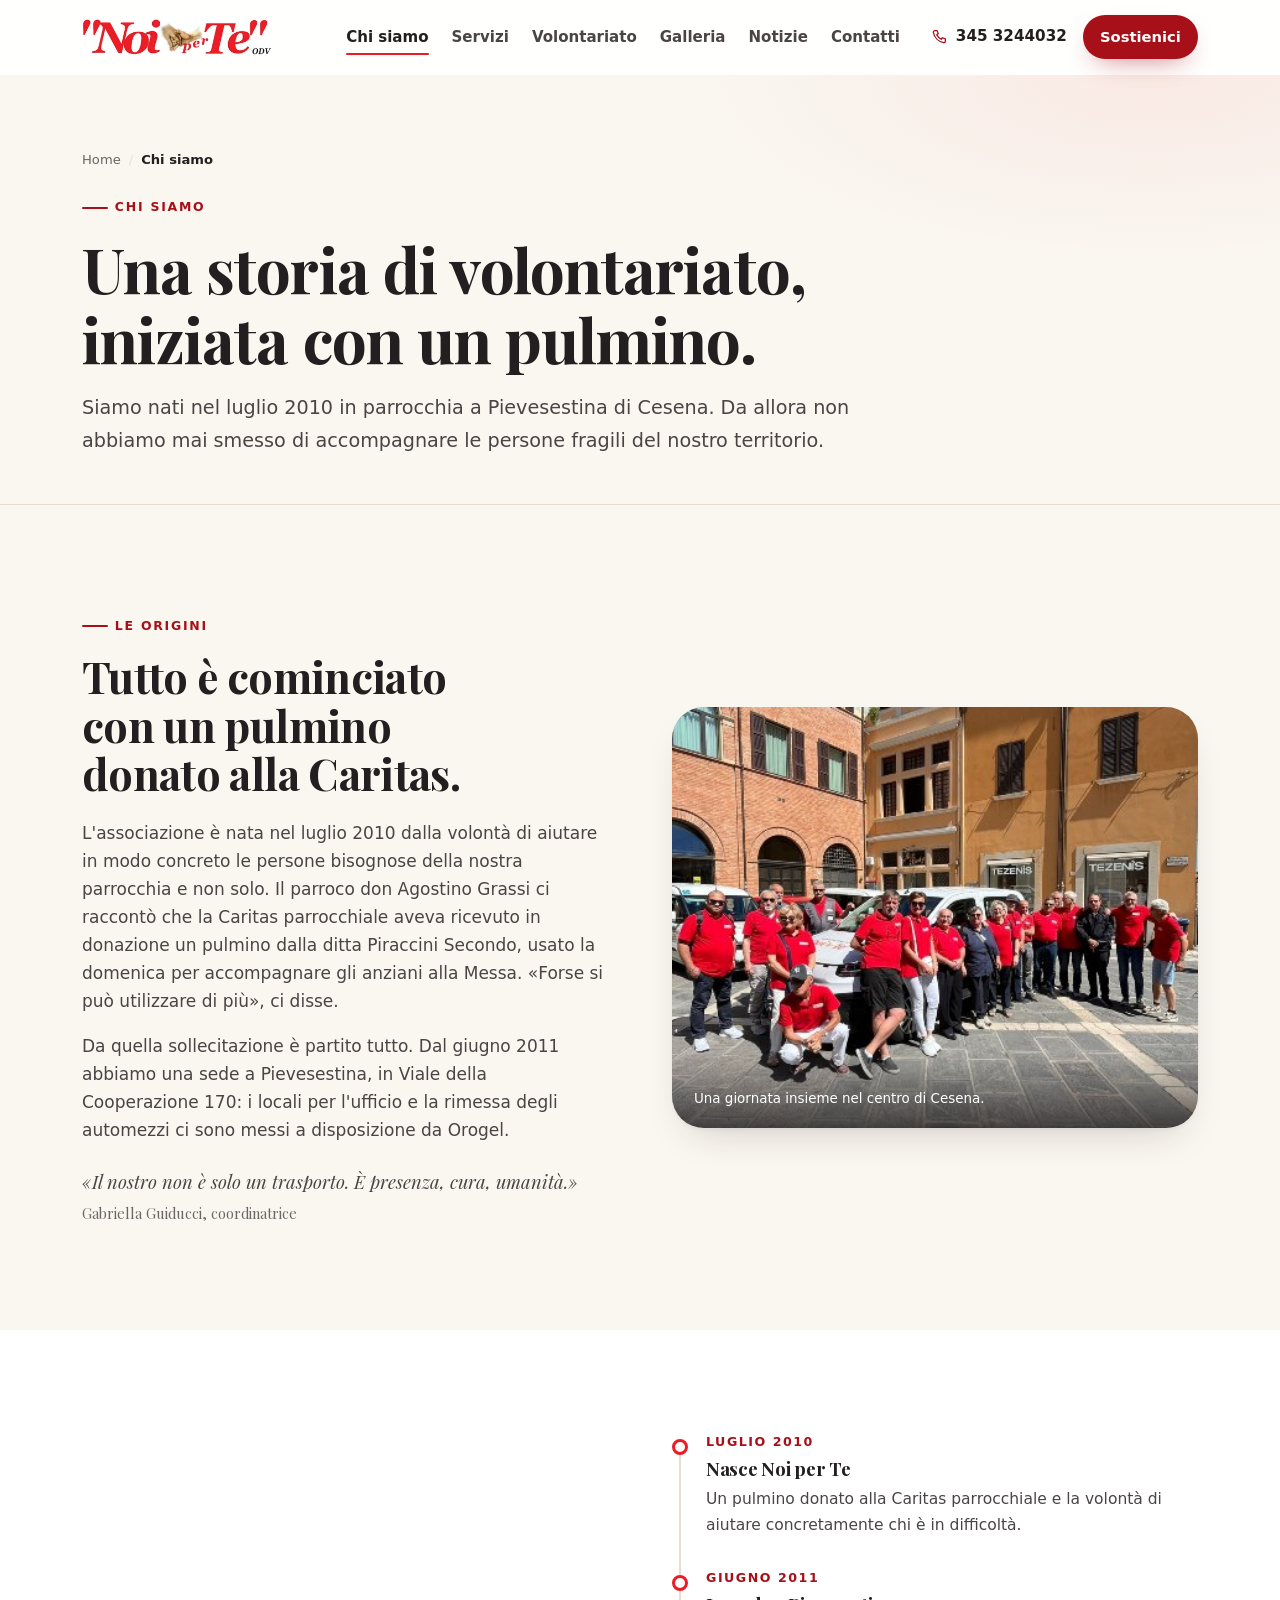
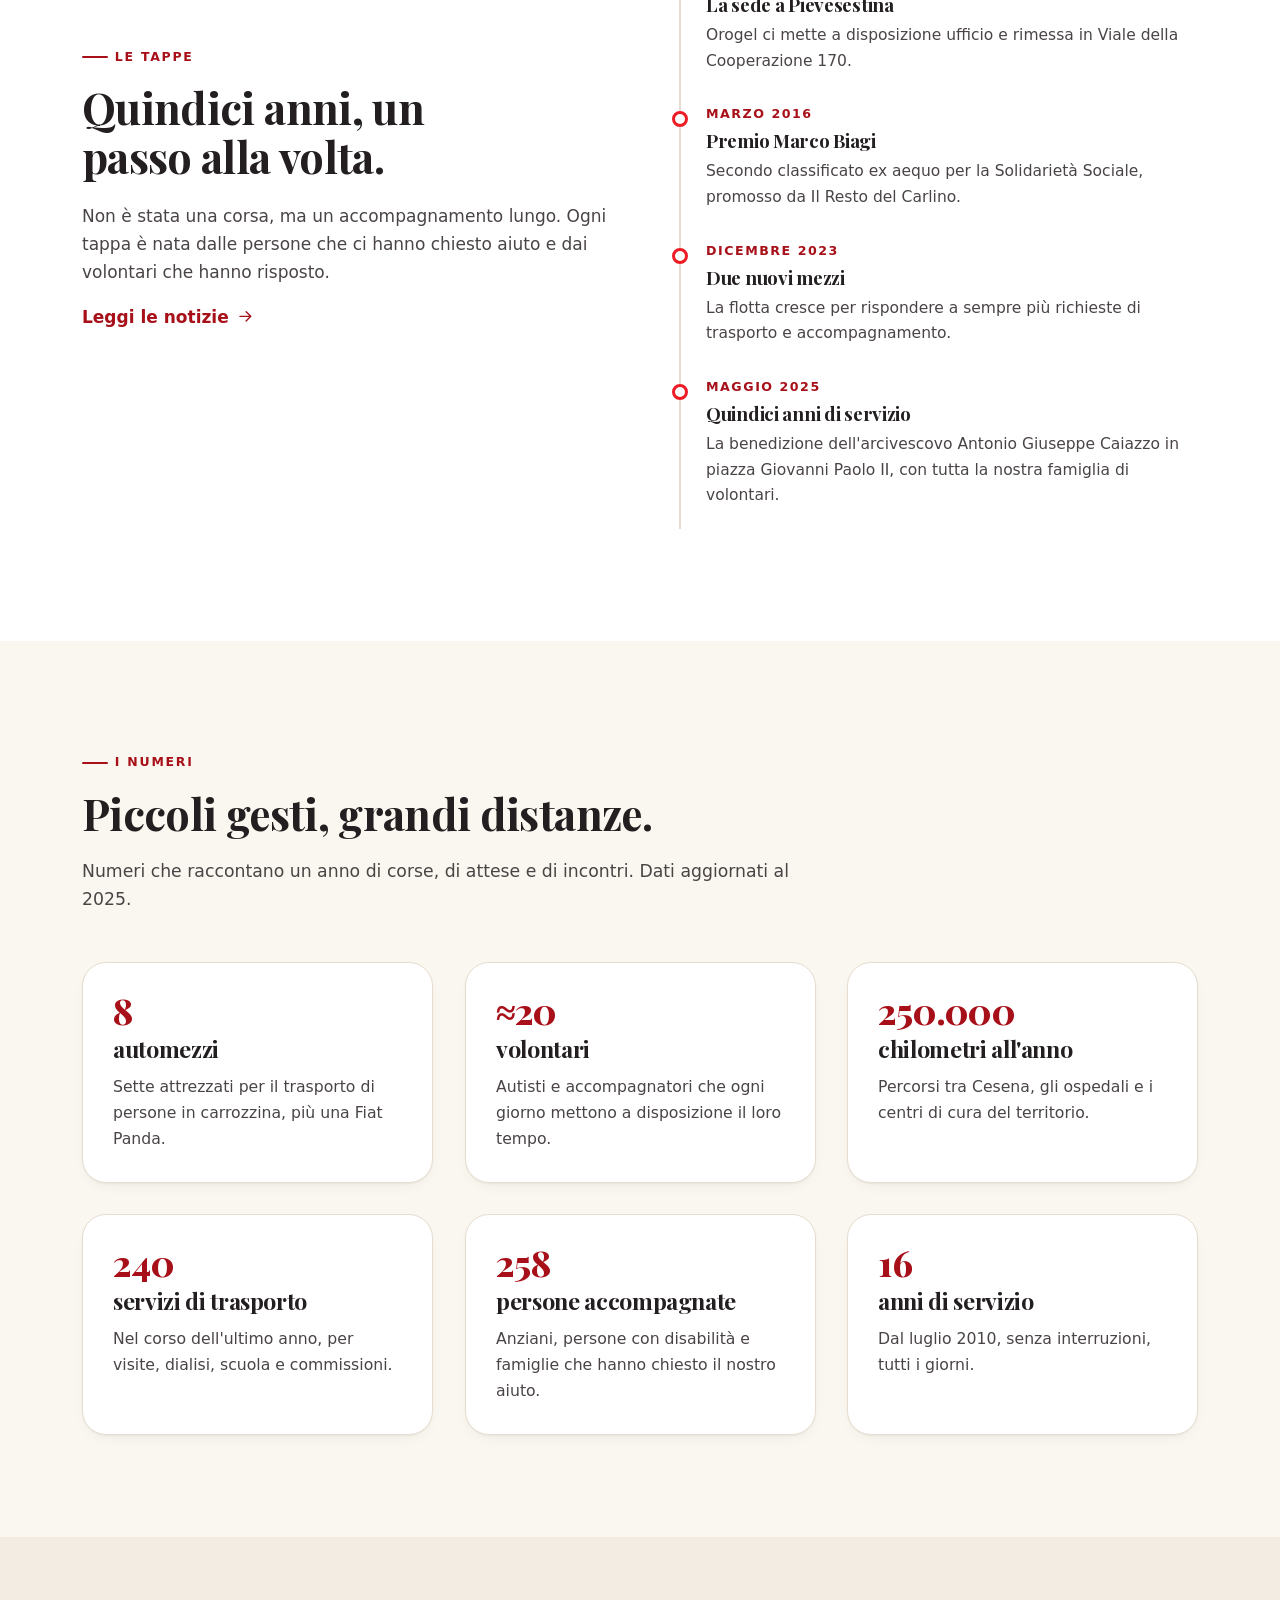
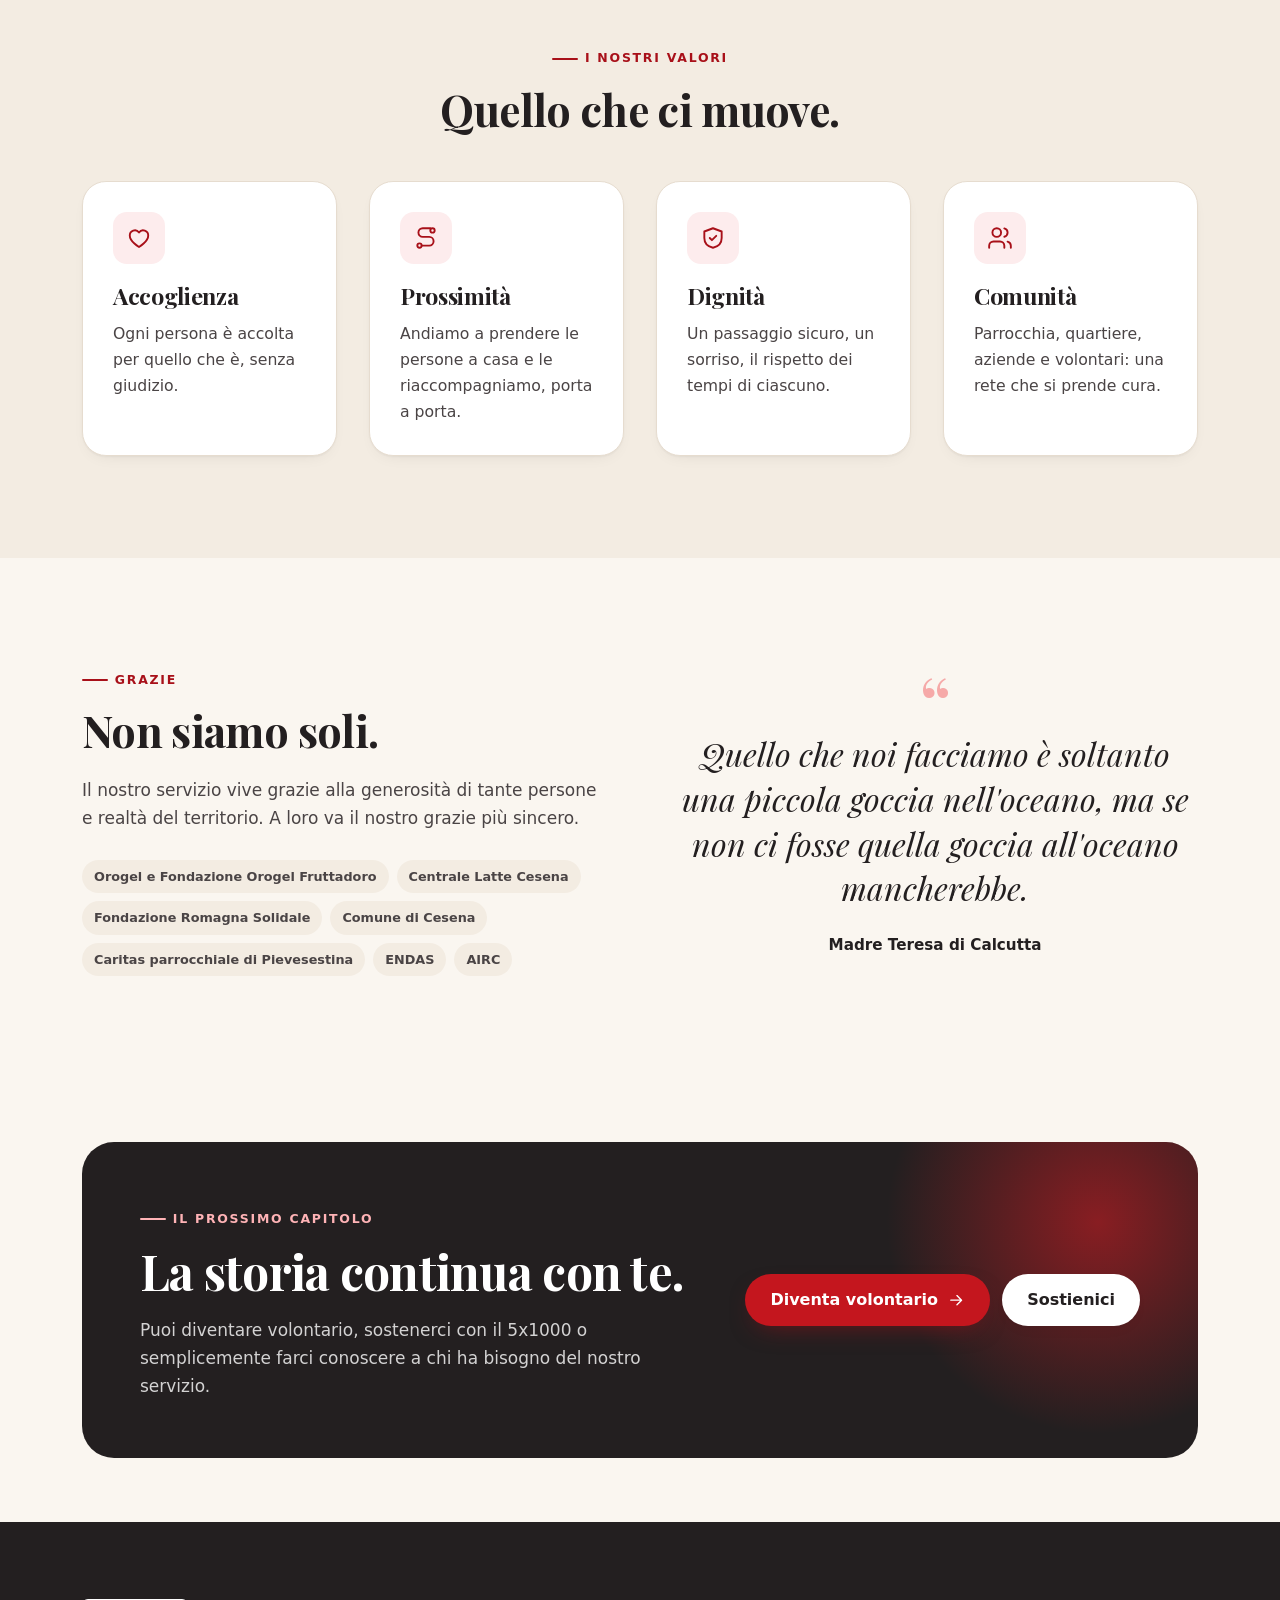
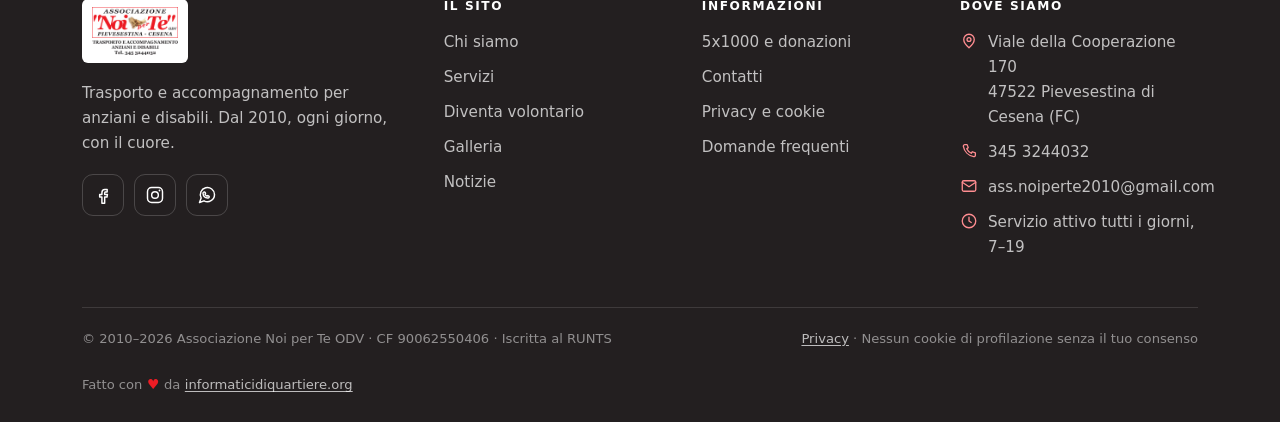
<file: chi-siamo/index.html>
<!DOCTYPE html>
<html lang="it" class="no-js">
<head>
  <meta charset="utf-8">
  <meta name="viewport" content="width=device-width, initial-scale=1">

  <title>Chi siamo | Associazione Noi per Te ODV Cesena</title>
  <meta name="description" content="La storia di Noi per Te: nata nel 2010 in parrocchia a Pievesestina, oggi 8 mezzi e 20 volontari. Un servizio di trasporto e compagnia.">
  <link rel="canonical" href="https://www.noiperte.it/chi-siamo/">
  <meta name="robots" content="index, follow, max-image-preview:large, max-snippet:-1">
  <meta name="author" content="Associazione Noi per Te ODV">
  <meta name="theme-color" content="#231F20">
  <meta name="format-detection" content="telephone=no">

  <meta property="og:type" content="website">
  <meta property="og:site_name" content="Associazione Noi per Te ODV">
  <meta property="og:locale" content="it_IT">
  <meta property="og:title" content="Chi siamo | Associazione Noi per Te ODV Cesena">
  <meta property="og:description" content="La storia di Noi per Te: nata nel 2010 in parrocchia a Pievesestina, oggi 8 mezzi e 20 volontari. Un servizio di trasporto e compagnia.">
  <meta property="og:url" content="https://www.noiperte.it/chi-siamo/">
  <meta property="og:image" content="https://www.noiperte.it/og-image.jpg">
  <meta property="og:image:width" content="1200">
  <meta property="og:image:height" content="630">
  <meta property="og:image:alt" content="Associazione Noi per Te ODV, trasporto e accompagnamento anziani e disabili a Cesena">
  <meta name="twitter:card" content="summary_large_image">
  <meta name="twitter:title" content="Chi siamo | Associazione Noi per Te ODV Cesena">
  <meta name="twitter:description" content="La storia di Noi per Te: nata nel 2010 in parrocchia a Pievesestina, oggi 8 mezzi e 20 volontari. Un servizio di trasporto e compagnia.">
  <meta name="twitter:image" content="https://www.noiperte.it/og-image.jpg">

  <link rel="icon" href="/favicon.ico" sizes="32x32">
  <link rel="icon" href="/favicon.svg" type="image/svg+xml">
  <link rel="apple-touch-icon" href="/apple-touch-icon.png">
  <link rel="manifest" href="/site.webmanifest">

  <link rel="preload" href="/assets/fonts/playfair-display-latin.woff2" as="font" type="font/woff2" crossorigin>
  <link rel="stylesheet" href="/assets/css/style.css">
  <script>document.documentElement.className = document.documentElement.className.replace('no-js', 'js');</script>
  <script type="application/ld+json">
{
  "@context": "https://schema.org",
  "@graph": [
    {
      "@type": "NGO",
      "@id": "https://www.noiperte.it/#organizzazione",
      "name": "Associazione Noi per Te ODV",
      "alternateName": [
        "Noi per Te ODV",
        "Associazione \"Noi per Te\" ODV"
      ],
      "url": "https://www.noiperte.it/",
      "logo": "https://www.noiperte.it/assets/img/logo-full.png",
      "image": "https://www.noiperte.it/og-image.jpg",
      "description": "Organizzazione di volontariato di Pievesestina di Cesena che dal 2010 offre trasporto e accompagnamento a persone anziane, disabili e non autosufficienti.",
      "foundingDate": "2010-07",
      "taxID": "90062550406",
      "nonprofitStatus": "Organizzazione di Volontariato iscritta al RUNTS",
      "email": "ass.noiperte2010@gmail.com",
      "telephone": "+39 345 3244032",
      "address": {
        "@type": "PostalAddress",
        "streetAddress": "Viale della Cooperazione 170",
        "addressLocality": "Pievesestina di Cesena",
        "addressRegion": "Emilia-Romagna",
        "postalCode": "47522",
        "addressCountry": "IT"
      },
      "areaServed": [
        {
          "@type": "City",
          "name": "Cesena"
        },
        {
          "@type": "AdministrativeArea",
          "name": "Provincia di Forlì-Cesena"
        }
      ],
      "knowsAbout": [
        "Trasporto e accompagnamento di anziani",
        "Trasporto e accompagnamento di persone con disabilità",
        "Trasporto per dialisi",
        "Accompagnamento a visite mediche",
        "Volontariato sociale"
      ],
      "sameAs": [
        "https://www.facebook.com/NoiPerTe",
        "https://www.instagram.com/gabriellagu57"
      ],
      "contactPoint": {
        "@type": "ContactPoint",
        "telephone": "+39 345 3244032",
        "contactType": "customer service",
        "availableLanguage": "it"
      }
    },
    {
      "@type": "WebSite",
      "@id": "https://www.noiperte.it/#sito",
      "url": "https://www.noiperte.it/",
      "name": "Associazione Noi per Te ODV",
      "inLanguage": "it-IT",
      "publisher": {
        "@id": "https://www.noiperte.it/#organizzazione"
      }
    },
    {
      "@type": "AboutPage",
      "@id": "https://www.noiperte.it/chi-siamo/#pagina",
      "url": "https://www.noiperte.it/chi-siamo/",
      "name": "Chi siamo | Associazione Noi per Te ODV Cesena",
      "description": "La storia di Noi per Te: nata nel 2010 in parrocchia a Pievesestina, oggi 8 mezzi e 20 volontari.",
      "isPartOf": {
        "@id": "https://www.noiperte.it/#sito"
      },
      "about": {
        "@id": "https://www.noiperte.it/#organizzazione"
      },
      "inLanguage": "it-IT",
      "primaryImageOfPage": "https://www.noiperte.it/og-image.jpg"
    },
    {
      "@type": "BreadcrumbList",
      "itemListElement": [
        {
          "@type": "ListItem",
          "position": 1,
          "name": "Home",
          "item": "https://www.noiperte.it/"
        },
        {
          "@type": "ListItem",
          "position": 2,
          "name": "Chi siamo",
          "item": "https://www.noiperte.it/chi-siamo/"
        }
      ]
    }
  ]
}
  </script>
</head>
<body>
<a class="skip-link" href="#main">Salta al contenuto principale</a>

<!-- Sprite icone SVG -->
<svg xmlns="http://www.w3.org/2000/svg" style="display:none" aria-hidden="true">
  <symbol id="i-arrow" viewBox="0 0 24 24"><path d="M5 12h14M13 6l6 6-6 6"/></symbol>
  <symbol id="i-arrow-left" viewBox="0 0 24 24"><path d="M19 12H5M11 6l-6 6 6 6"/></symbol>
  <symbol id="i-chevron" viewBox="0 0 24 24"><path d="M9 6l6 6-6 6"/></symbol>
  <symbol id="i-phone" viewBox="0 0 24 24"><path d="M6.5 3.5h3l1.5 4-2 1.5a12 12 0 0 0 6 6l1.5-2 4 1.5v3a2 2 0 0 1-2.2 2A17 17 0 0 1 4.5 5.7 2 2 0 0 1 6.5 3.5Z"/></symbol>
  <symbol id="i-mail" viewBox="0 0 24 24"><rect x="3" y="5" width="18" height="14" rx="2"/><path d="m3 7 9 6 9-6"/></symbol>
  <symbol id="i-pin" viewBox="0 0 24 24"><path d="M12 21s7-6.1 7-11a7 7 0 1 0-14 0c0 4.9 7 11 7 11Z"/><circle cx="12" cy="10" r="2.6"/></symbol>
  <symbol id="i-clock" viewBox="0 0 24 24"><circle cx="12" cy="12" r="9"/><path d="M12 7v5l3 2"/></symbol>
  <symbol id="i-users" viewBox="0 0 24 24"><path d="M16 21v-1.8a4 4 0 0 0-4-4H6a4 4 0 0 0-4 4V21"/><circle cx="9" cy="7" r="4"/><path d="M22 21v-1.8a4 4 0 0 0-3-3.87"/><path d="M16 3.13a4 4 0 0 1 0 7.75"/></symbol>
  <symbol id="i-wheelchair" viewBox="0 0 24 24"><circle cx="10" cy="4" r="1.9"/><path d="M10 7v7h6l2.5 5"/><path d="M16 14h-6"/><circle cx="8" cy="17" r="4"/></symbol>
  <symbol id="i-van" viewBox="0 0 24 24"><path d="M3 17V8a1 1 0 0 1 1-1h9l4 4h3a1 1 0 0 1 1 1v5"/><path d="M3 17h1M9 17h6M18 17h2"/><circle cx="7" cy="17" r="2"/><circle cx="17" cy="17" r="2"/><path d="M13 7v4h4"/></symbol>
  <symbol id="i-heart" viewBox="0 0 24 24"><path d="M12 20.3S3.5 15.2 3.5 9.9A4.7 4.7 0 0 1 12 6.9a4.7 4.7 0 0 1 8.5 3c0 5.3-8.5 10.4-8.5 10.4Z"/></symbol>
  <symbol id="i-calendar" viewBox="0 0 24 24"><rect x="3" y="5" width="18" height="16" rx="2"/><path d="M3 10h18M8 3v4M16 3v4"/></symbol>
  <symbol id="i-check" viewBox="0 0 24 24"><path d="m4 12 5 5L20 6"/></symbol>
  <symbol id="i-play" viewBox="0 0 24 24"><path d="M8 5v14l11-7Z"/></symbol>
  <symbol id="i-menu" viewBox="0 0 24 24"><path d="M4 7h16M4 12h16M4 17h16"/></symbol>
  <symbol id="i-close" viewBox="0 0 24 24"><path d="M6 6l12 12M18 6 6 18"/></symbol>
  <symbol id="i-whatsapp" viewBox="0 0 24 24"><path d="M21 11.5a8.5 8.5 0 0 1-12.6 7.5L3 21l2-5.4A8.5 8.5 0 1 1 21 11.5Z"/><path d="M8.6 8.3c.3-.1.7 0 .9.3l.7 1.2c.1.3.1.6-.1.8l-.5.5c.5 1 1.3 1.8 2.3 2.3l.5-.5c.2-.2.5-.3.8-.1l1.2.7c.3.2.4.6.3.9-.3.8-1.1 1.4-2 1.3-2.9-.3-5.2-2.6-5.5-5.5-.1-.8.5-1.6 1.4-1.9Z"/></symbol>
  <symbol id="i-facebook" viewBox="0 0 24 24"><path d="M14.5 8.5H17V5.4h-2.7c-2.2 0-3.6 1.5-3.6 3.8v2.1H8v3.2h2.7V22h3.3v-7.5h2.8l.5-3.2h-3.3V9.6c0-.7.3-1.1 1-1.1Z"/></symbol>
  <symbol id="i-instagram" viewBox="0 0 24 24"><rect x="3" y="3" width="18" height="18" rx="5"/><circle cx="12" cy="12" r="4"/><circle cx="17.4" cy="6.6" r="1.1" fill="currentColor" stroke="none"/></symbol>
  <symbol id="i-copy" viewBox="0 0 24 24"><rect x="9" y="9" width="12" height="12" rx="2"/><path d="M5 15H4a1 1 0 0 1-1-1V4a1 1 0 0 1 1-1h10a1 1 0 0 1 1 1v1"/></symbol>
  <symbol id="i-external" viewBox="0 0 24 24"><path d="M14 4h6v6M20 4l-9 9M19 14v5a1 1 0 0 1-1 1H5a1 1 0 0 1-1-1V6a1 1 0 0 1 1-1h5"/></symbol>
  <symbol id="i-award" viewBox="0 0 24 24"><circle cx="12" cy="9" r="5"/><path d="m8.5 13-1.5 8 5-3 5 3-1.5-8"/></symbol>
  <symbol id="i-route" viewBox="0 0 24 24"><circle cx="6" cy="19" r="2"/><circle cx="18" cy="5" r="2"/><path d="M8 19h7a4 4 0 0 0 0-8H9a4 4 0 0 1 0-8h7"/></symbol>
  <symbol id="i-school" viewBox="0 0 24 24"><path d="m12 3 9 5-9 5-9-5 9-5Z"/><path d="M6 10v5c0 1.7 2.7 3 6 3s6-1.3 6-3v-5"/></symbol>
  <symbol id="i-sun" viewBox="0 0 24 24"><circle cx="12" cy="12" r="4"/><path d="M12 2v2M12 20v2M4.9 4.9l1.4 1.4M17.7 17.7l1.4 1.4M2 12h2M20 12h2M4.9 19.1l1.4-1.4M17.7 6.3l1.4-1.4"/></symbol>
  <symbol id="i-leaf" viewBox="0 0 24 24"><path d="M20 4c-9 0-16 4-16 11a5 5 0 0 0 5 5c7 0 11-7 11-16Z"/><path d="M4 20c3-6 7-9 12-11"/></symbol>
  <symbol id="i-shield" viewBox="0 0 24 24"><path d="M12 3l8 3v6c0 5-3.5 8-8 9-4.5-1-8-4-8-9V6l8-3Z"/><path d="m9 12 2 2 4-4"/></symbol>
</svg>

<header class="site-header" data-header>
  <div class="shell header-inner">
    <a class="brand" href="/" aria-label="Associazione Noi per Te ODV — vai alla home">
      <picture>
        <source type="image/webp" srcset="/assets/img/logo-wordmark-senza-bordo-360.webp 360w, /assets/img/logo-wordmark-senza-bordo-640.webp 640w, /assets/img/logo-wordmark-senza-bordo-1080.webp 1080w" sizes="224px">
        <img src="/assets/img/logo-wordmark-senza-bordo-640.jpg" alt="Noi per Te ODV — trasporto e accompagnamento anziani e disabili" width="1699" height="340">
      </picture>
    </a>

    <nav class="nav" aria-label="Navigazione principale">
      <ul>
        <li><a href="/chi-siamo/" aria-current="page">Chi siamo</a></li>
        <li><a href="/servizi/">Servizi</a></li>
        <li><a href="/diventa-volontario/">Volontariato</a></li>
        <li><a href="/galleria/">Galleria</a></li>
        <li><a href="/notizie/">Notizie</a></li>
        <li><a href="/contatti/">Contatti</a></li>
      </ul>
    </nav>

    <div class="header-actions">
      <a class="header-phone" href="tel:+393453244032" aria-label="Chiama il 345 3244032">
        <svg class="icon" aria-hidden="true"><use href="#i-phone"/></svg>
        <span class="header-phone__num">345 3244032</span>
      </a>
      <a class="btn btn--primary btn--sm btn--header-cta" href="/sostienici/">Sostienici</a>
      <button class="nav-toggle" type="button" aria-expanded="false" aria-controls="mobile-nav" data-nav-toggle>
        <span class="sr-only">Apri il menu</span>
        <svg class="icon icon--menu" aria-hidden="true"><use href="#i-menu"/></svg>
        <svg class="icon icon--close" aria-hidden="true"><use href="#i-close"/></svg>
      </button>
    </div>
  </div>
</header>

<div class="mobile-nav" id="mobile-nav" tabindex="-1" data-drawer hidden>
  <nav aria-label="Navigazione mobile">
    <ul>
      <li><a class="mobile-link" href="/chi-siamo/" aria-current="page">Chi siamo <svg class="icon" aria-hidden="true"><use href="#i-chevron"/></svg></a></li>
      <li><a class="mobile-link" href="/servizi/">Servizi <svg class="icon" aria-hidden="true"><use href="#i-chevron"/></svg></a></li>
      <li><a class="mobile-link" href="/diventa-volontario/">Volontariato <svg class="icon" aria-hidden="true"><use href="#i-chevron"/></svg></a></li>
      <li><a class="mobile-link" href="/galleria/">Galleria <svg class="icon" aria-hidden="true"><use href="#i-chevron"/></svg></a></li>
      <li><a class="mobile-link" href="/notizie/">Notizie <svg class="icon" aria-hidden="true"><use href="#i-chevron"/></svg></a></li>
      <li><a class="mobile-link" href="/contatti/">Contatti <svg class="icon" aria-hidden="true"><use href="#i-chevron"/></svg></a></li>
      <li><a class="mobile-link" href="/sostienici/">Sostienici <svg class="icon" aria-hidden="true"><use href="#i-chevron"/></svg></a></li>
    </ul>
  </nav>
  <div class="drawer-actions">
    <a class="btn btn--primary btn--block" href="tel:+393453244032">
      <svg class="icon" aria-hidden="true"><use href="#i-phone"/></svg> Chiama 345 3244032
    </a>
    <a class="btn btn--ghost btn--block" href="mailto:ass.noiperte2010@gmail.com">
      <svg class="icon" aria-hidden="true"><use href="#i-mail"/></svg> Scrivici una email
    </a>
  </div>
  <div class="drawer-contact">
    <a href="https://maps.google.com/?q=Viale+della+Cooperazione+170,+47522+Pievesestina+di+Cesena" target="_blank" rel="noopener">
      <svg class="icon" aria-hidden="true"><use href="#i-pin"/></svg>
      Viale della Cooperazione 170, Pievesestina di Cesena
    </a>
    <div class="drawer-social">
      <a href="https://www.facebook.com/NoiPerTe" target="_blank" rel="noopener" aria-label="Facebook"><svg class="icon" aria-hidden="true"><use href="#i-facebook"/></svg></a>
      <a href="https://www.instagram.com/gabriellagu57" target="_blank" rel="noopener" aria-label="Instagram"><svg class="icon" aria-hidden="true"><use href="#i-instagram"/></svg></a>
      <a href="https://wa.me/393453244032" target="_blank" rel="noopener" aria-label="WhatsApp"><svg class="icon" aria-hidden="true"><use href="#i-whatsapp"/></svg></a>
    </div>
  </div>
</div>

<main id="main">

<section class="page-hero">
  <div class="shell">
    <nav aria-label="Percorso di navigazione">
<ol class="breadcrumb">
  <li><a href="/">Home</a></li>
  <li><span aria-current="page">Chi siamo</span></li>
</ol>
</nav>
    <p class="eyebrow">Chi siamo</p>
    <h1>Una storia di volontariato, iniziata con un pulmino.</h1>
    <p class="lead">Siamo nati nel luglio 2010 in parrocchia a Pievesestina di Cesena. Da allora non abbiamo mai smesso di accompagnare le persone fragili del nostro territorio.</p>
  </div>
</section>

<section class="section">
  <div class="shell split">
    <div class="split__content reveal">
      <p class="eyebrow">Le origini</p>
      <h2>Tutto è cominciato con un pulmino donato alla Caritas.</h2>
      <p>L'associazione è nata nel luglio 2010 dalla volontà di aiutare in modo concreto le persone bisognose della nostra parrocchia e non solo. Il parroco don Agostino Grassi ci raccontò che la Caritas parrocchiale aveva ricevuto in donazione un pulmino dalla ditta Piraccini Secondo, usato la domenica per accompagnare gli anziani alla Messa. «Forse si può utilizzare di più», ci disse.</p>
      <p>Da quella sollecitazione è partito tutto. Dal giugno 2011 abbiamo una sede a Pievesestina, in Viale della Cooperazione 170: i locali per l'ufficio e la rimessa degli automezzi ci sono messi a disposizione da Orogel.</p>
      <p class="signature">«Il nostro non è solo un trasporto. È presenza, cura, umanità.»<br><span style="font-style:normal;font-size:0.9rem;color:var(--muted)">Gabriella Guiducci, coordinatrice</span></p>
    </div>
    <figure class="split__media reveal" data-delay="1">
      <img src="/assets/img/volontari-piazza-cesena-535.jpg" alt="I volontari dell'associazione Noi per Te riuniti in piazza a Cesena con i pulmini" width="535" height="340" loading="lazy" decoding="async">
      <figcaption>Una giornata insieme nel centro di Cesena.</figcaption>
    </figure>
  </div>
</section>

<section class="section section--white">
  <div class="shell split split--reverse">
    <div class="split__content reveal">
      <p class="eyebrow">Le tappe</p>
      <h2>Quindici anni, un passo alla volta.</h2>
      <p>Non è stata una corsa, ma un accompagnamento lungo. Ogni tappa è nata dalle persone che ci hanno chiesto aiuto e dai volontari che hanno risposto.</p>
      <a class="link-arrow" href="/notizie/">Leggi le notizie <svg class="icon" aria-hidden="true"><use href="#i-arrow"/></svg></a>
    </div>
    <ol class="timeline reveal" data-delay="1">
      <li>
        <span class="year">Luglio 2010</span>
        <h3>Nasce Noi per Te</h3>
        <p>Un pulmino donato alla Caritas parrocchiale e la volontà di aiutare concretamente chi è in difficoltà.</p>
      </li>
      <li>
        <span class="year">Giugno 2011</span>
        <h3>La sede a Pievesestina</h3>
        <p>Orogel ci mette a disposizione ufficio e rimessa in Viale della Cooperazione 170.</p>
      </li>
      <li>
        <span class="year">Marzo 2016</span>
        <h3>Premio Marco Biagi</h3>
        <p>Secondo classificato ex aequo per la Solidarietà Sociale, promosso da Il Resto del Carlino.</p>
      </li>
      <li>
        <span class="year">Dicembre 2023</span>
        <h3>Due nuovi mezzi</h3>
        <p>La flotta cresce per rispondere a sempre più richieste di trasporto e accompagnamento.</p>
      </li>
      <li>
        <span class="year">Maggio 2025</span>
        <h3>Quindici anni di servizio</h3>
        <p>La benedizione dell'arcivescovo Antonio Giuseppe Caiazzo in piazza Giovanni Paolo II, con tutta la nostra famiglia di volontari.</p>
      </li>
    </ol>
  </div>
</section>

<section class="section">
  <div class="shell">
    <div class="section-head">
      <p class="eyebrow">I numeri</p>
      <h2>Piccoli gesti, grandi distanze.</h2>
      <p>Numeri che raccontano un anno di corse, di attese e di incontri. Dati aggiornati al 2025.</p>
    </div>
    <div class="grid grid--3">
      <div class="card stat-card reveal"><span class="stat-card__num">8</span><h3>automezzi</h3><p>Sette attrezzati per il trasporto di persone in carrozzina, più una Fiat Panda.</p></div>
      <div class="card stat-card reveal"><span class="stat-card__num">≈20</span><h3>volontari</h3><p>Autisti e accompagnatori che ogni giorno mettono a disposizione il loro tempo.</p></div>
      <div class="card stat-card reveal" data-delay="1"><span class="stat-card__num">250.000</span><h3>chilometri all'anno</h3><p>Percorsi tra Cesena, gli ospedali e i centri di cura del territorio.</p></div>
      <div class="card stat-card reveal" data-delay="2"><span class="stat-card__num">240</span><h3>servizi di trasporto</h3><p>Nel corso dell'ultimo anno, per visite, dialisi, scuola e commissioni.</p></div>
      <div class="card stat-card reveal"><span class="stat-card__num">258</span><h3>persone accompagnate</h3><p>Anziani, persone con disabilità e famiglie che hanno chiesto il nostro aiuto.</p></div>
      <div class="card stat-card reveal" data-delay="1"><span class="stat-card__num" data-since="2010-07">16</span><h3>anni di servizio</h3><p>Dal luglio 2010, senza interruzioni, tutti i giorni.</p></div>
    </div>
  </div>
</section>

<section class="section section--sand">
  <div class="shell">
    <div class="section-head section-head--center">
      <p class="eyebrow">I nostri valori</p>
      <h2>Quello che ci muove.</h2>
    </div>
    <div class="grid grid--4">
      <article class="card reveal"><div class="card__icon"><svg class="icon" aria-hidden="true"><use href="#i-heart"/></svg></div><h3>Accoglienza</h3><p>Ogni persona è accolta per quello che è, senza giudizio.</p></article>
      <article class="card reveal" data-delay="1"><div class="card__icon"><svg class="icon" aria-hidden="true"><use href="#i-route"/></svg></div><h3>Prossimità</h3><p>Andiamo a prendere le persone a casa e le riaccompagniamo, porta a porta.</p></article>
      <article class="card reveal" data-delay="2"><div class="card__icon"><svg class="icon" aria-hidden="true"><use href="#i-shield"/></svg></div><h3>Dignità</h3><p>Un passaggio sicuro, un sorriso, il rispetto dei tempi di ciascuno.</p></article>
      <article class="card reveal" data-delay="3"><div class="card__icon"><svg class="icon" aria-hidden="true"><use href="#i-users"/></svg></div><h3>Comunità</h3><p>Parrocchia, quartiere, aziende e volontari: una rete che si prende cura.</p></article>
    </div>
  </div>
</section>

<section class="section">
  <div class="shell split">
    <div class="split__content reveal">
      <p class="eyebrow">Grazie</p>
      <h2>Non siamo soli.</h2>
      <p>Il nostro servizio vive grazie alla generosità di tante persone e realtà del territorio. A loro va il nostro grazie più sincero.</p>
      <ul class="tags mt-3">
        <li><span class="tag-pill">Orogel e Fondazione Orogel Fruttadoro</span></li>
        <li><span class="tag-pill">Centrale Latte Cesena</span></li>
        <li><span class="tag-pill">Fondazione Romagna Solidale</span></li>
        <li><span class="tag-pill">Comune di Cesena</span></li>
        <li><span class="tag-pill">Caritas parrocchiale di Pievesestina</span></li>
        <li><span class="tag-pill">ENDAS</span></li>
        <li><span class="tag-pill">AIRC</span></li>
      </ul>
    </div>
    <figure class="quote-block quote-small reveal" data-delay="1">
      <span class="quote-mark" aria-hidden="true">&ldquo;</span>
      <blockquote><p>Quello che noi facciamo è soltanto una piccola goccia nell'oceano, ma se non ci fosse quella goccia all'oceano mancherebbe.</p></blockquote>
      <figcaption><strong>Madre Teresa di Calcutta</strong></figcaption>
    </figure>
  </div>
</section>

<section class="section section--tight">
  <div class="shell">
    <div class="cta-band reveal">
      <div>
        <p class="eyebrow eyebrow--light">Il prossimo capitolo</p>
        <h2>La storia continua con te.</h2>
        <p>Puoi diventare volontario, sostenerci con il 5x1000 o semplicemente farci conoscere a chi ha bisogno del nostro servizio.</p>
      </div>
      <div class="actions">
        <a class="btn btn--primary" href="/diventa-volontario/">Diventa volontario <svg class="icon" aria-hidden="true"><use href="#i-arrow"/></svg></a>
        <a class="btn btn--light" href="/sostienici/">Sostienici</a>
      </div>
    </div>
  </div>
</section>

</main>

<footer class="site-footer">
  <div class="shell">
    <div class="footer-grid">
      <div class="footer-brand">
        <img src="/assets/img/logo-full-400.jpg" alt="Associazione Noi per Te ODV — Pievesestina Cesena" width="400" height="224" loading="lazy" decoding="async">
        <p>Trasporto e accompagnamento per anziani e disabili. Dal 2010, ogni giorno, con il cuore.</p>
        <div class="footer-social">
          <a href="https://www.facebook.com/NoiPerTe" target="_blank" rel="noopener" aria-label="Seguici su Facebook"><svg class="icon" aria-hidden="true"><use href="#i-facebook"/></svg></a>
          <a href="https://www.instagram.com/gabriellagu57" target="_blank" rel="noopener" aria-label="Seguici su Instagram"><svg class="icon" aria-hidden="true"><use href="#i-instagram"/></svg></a>
          <a href="https://wa.me/393453244032" target="_blank" rel="noopener" aria-label="Scrivici su WhatsApp"><svg class="icon" aria-hidden="true"><use href="#i-whatsapp"/></svg></a>
        </div>
      </div>

      <div class="footer-col">
        <h3>Il sito</h3>
        <ul>
          <li><a href="/chi-siamo/">Chi siamo</a></li>
          <li><a href="/servizi/">Servizi</a></li>
          <li><a href="/diventa-volontario/">Diventa volontario</a></li>
          <li><a href="/galleria/">Galleria</a></li>
          <li><a href="/notizie/">Notizie</a></li>
        </ul>
      </div>

      <div class="footer-col">
        <h3>Informazioni</h3>
        <ul>
          <li><a href="/sostienici/">5x1000 e donazioni</a></li>
          <li><a href="/contatti/">Contatti</a></li>
          <li><a href="/privacy/">Privacy e cookie</a></li>
          <li><a href="/servizi/#faq">Domande frequenti</a></li>
        </ul>
      </div>

      <div class="footer-col footer-col--contact">
        <h3>Dove siamo</h3>
        <div class="footer-contact">
          <a href="https://maps.google.com/?q=Viale+della+Cooperazione+170,+47522+Pievesestina+di+Cesena" target="_blank" rel="noopener">
            <svg class="icon" aria-hidden="true"><use href="#i-pin"/></svg>
            <span>Viale della Cooperazione 170<br>47522 Pievesestina di Cesena (FC)</span>
          </a>
          <a href="tel:+393453244032"><svg class="icon" aria-hidden="true"><use href="#i-phone"/></svg> <span>345 3244032</span></a>
          <a href="mailto:ass.noiperte2010@gmail.com"><svg class="icon" aria-hidden="true"><use href="#i-mail"/></svg> <span>ass.noiperte2010@gmail.com</span></a>
          <span><svg class="icon" aria-hidden="true"><use href="#i-clock"/></svg> <span>Servizio attivo tutti i giorni, 7–19</span></span>
        </div>
      </div>
    </div>

    <div class="footer-bottom">
      <p>© 2010–<span data-year>2026</span> Associazione Noi per Te ODV · CF <span class="cf">90062550406</span> · Iscritta al RUNTS</p>
      <p><a href="/privacy/">Privacy</a> · Nessun cookie di profilazione senza il tuo consenso</p>
      <p class="footer-credit">Fatto con <span class="heart" aria-hidden="true">&hearts;</span> da <a href="https://informaticidiquartiere.org" target="_blank" rel="noopener">informaticidiquartiere.org</a></p>
    </div>
  </div>
</footer>

<script src="/assets/js/main.js" defer></script>
</body>
</html>
</file>
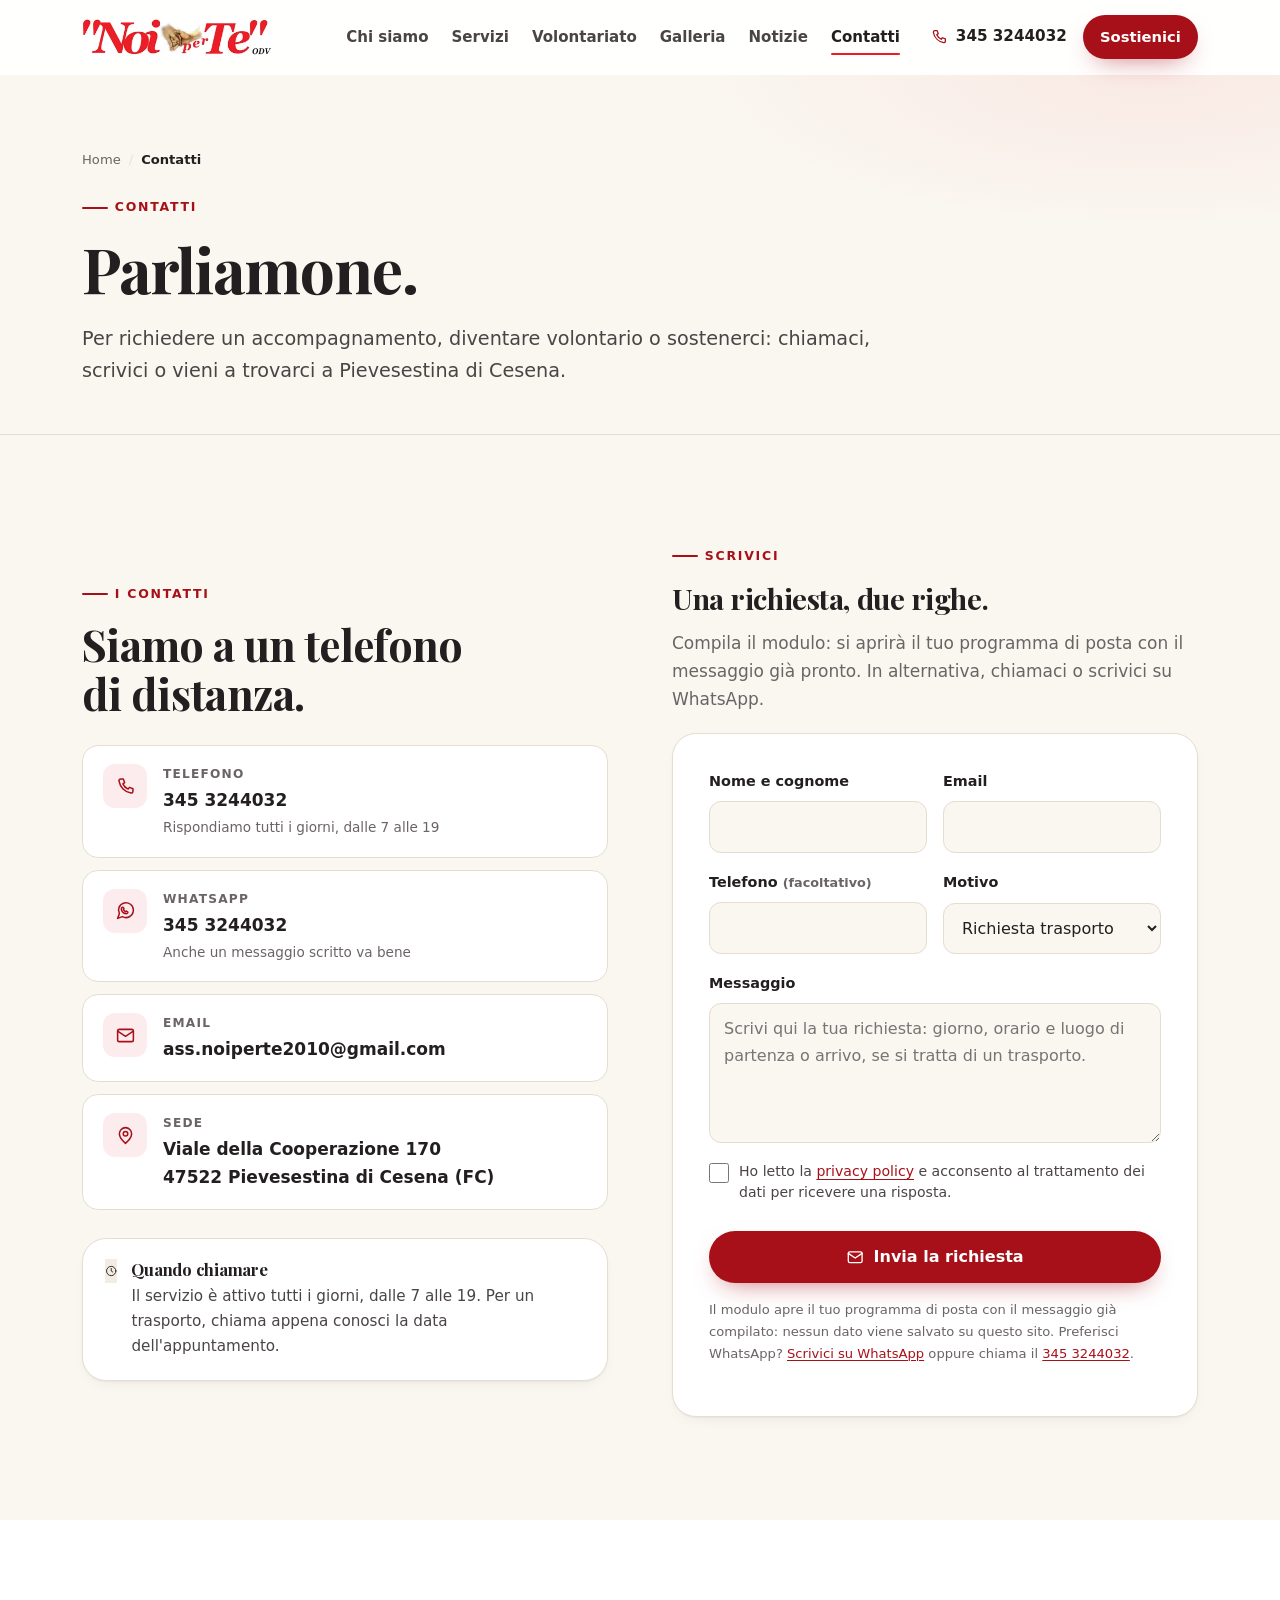
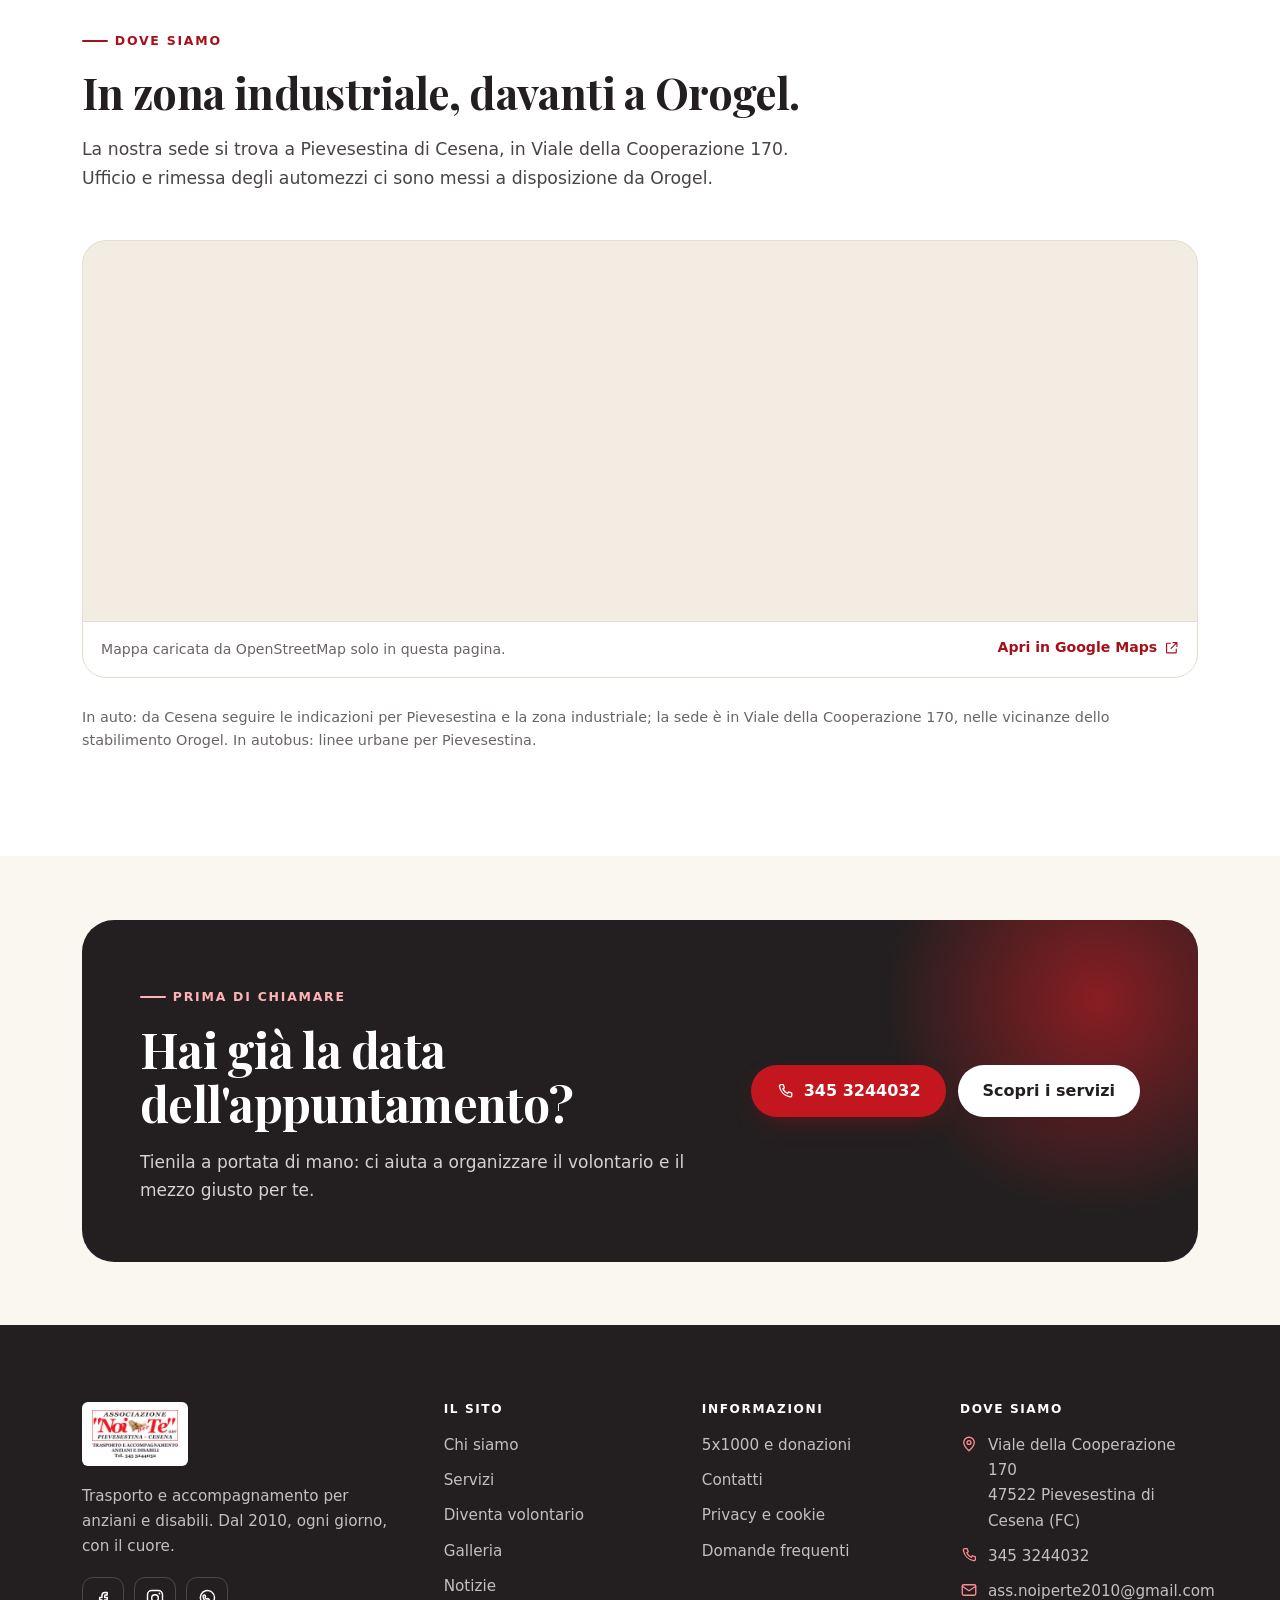
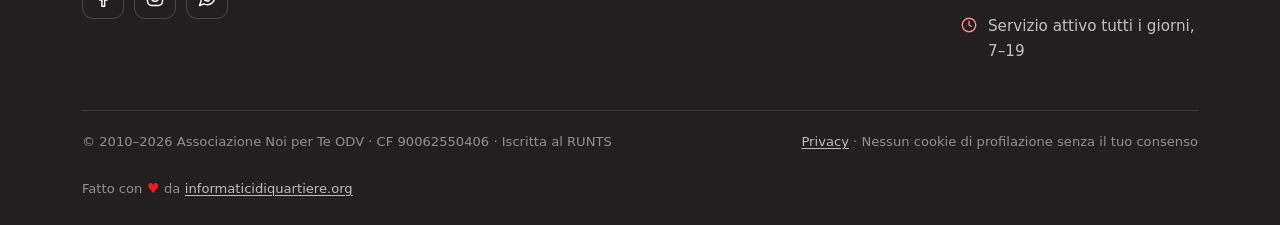
<file: contatti/index.html>
<!DOCTYPE html>
<html lang="it" class="no-js">
<head>
  <meta charset="utf-8">
  <meta name="viewport" content="width=device-width, initial-scale=1">

  <title>Contatti | Associazione Noi per Te ODV Cesena</title>
  <meta name="description" content="Viale della Cooperazione 170, Pievesestina di Cesena. Telefono 345 3244032, email ass.noiperte2010@gmail.com. Scrivici per un trasporto.">
  <link rel="canonical" href="https://www.noiperte.it/contatti/">
  <meta name="robots" content="index, follow, max-image-preview:large, max-snippet:-1">
  <meta name="author" content="Associazione Noi per Te ODV">
  <meta name="theme-color" content="#231F20">
  <meta name="format-detection" content="telephone=no">

  <meta property="og:type" content="website">
  <meta property="og:site_name" content="Associazione Noi per Te ODV">
  <meta property="og:locale" content="it_IT">
  <meta property="og:title" content="Contatti | Associazione Noi per Te ODV Cesena">
  <meta property="og:description" content="Viale della Cooperazione 170, Pievesestina di Cesena. Telefono 345 3244032, email ass.noiperte2010@gmail.com. Scrivici per un trasporto.">
  <meta property="og:url" content="https://www.noiperte.it/contatti/">
  <meta property="og:image" content="https://www.noiperte.it/og-image.jpg">
  <meta property="og:image:width" content="1200">
  <meta property="og:image:height" content="630">
  <meta property="og:image:alt" content="Associazione Noi per Te ODV, trasporto e accompagnamento anziani e disabili a Cesena">
  <meta name="twitter:card" content="summary_large_image">
  <meta name="twitter:title" content="Contatti | Associazione Noi per Te ODV Cesena">
  <meta name="twitter:description" content="Viale della Cooperazione 170, Pievesestina di Cesena. Telefono 345 3244032, email ass.noiperte2010@gmail.com. Scrivici per un trasporto.">
  <meta name="twitter:image" content="https://www.noiperte.it/og-image.jpg">

  <link rel="icon" href="/favicon.ico" sizes="32x32">
  <link rel="icon" href="/favicon.svg" type="image/svg+xml">
  <link rel="apple-touch-icon" href="/apple-touch-icon.png">
  <link rel="manifest" href="/site.webmanifest">

  <link rel="preload" href="/assets/fonts/playfair-display-latin.woff2" as="font" type="font/woff2" crossorigin>
  <link rel="stylesheet" href="/assets/css/style.css">
  <script>document.documentElement.className = document.documentElement.className.replace('no-js', 'js');</script>
  <script type="application/ld+json">
{
  "@context": "https://schema.org",
  "@graph": [
    {
      "@type": "NGO",
      "@id": "https://www.noiperte.it/#organizzazione",
      "name": "Associazione Noi per Te ODV",
      "alternateName": [
        "Noi per Te ODV",
        "Associazione \"Noi per Te\" ODV"
      ],
      "url": "https://www.noiperte.it/",
      "logo": "https://www.noiperte.it/assets/img/logo-full.png",
      "image": "https://www.noiperte.it/og-image.jpg",
      "description": "Organizzazione di volontariato di Pievesestina di Cesena che dal 2010 offre trasporto e accompagnamento a persone anziane, disabili e non autosufficienti.",
      "foundingDate": "2010-07",
      "taxID": "90062550406",
      "nonprofitStatus": "Organizzazione di Volontariato iscritta al RUNTS",
      "email": "ass.noiperte2010@gmail.com",
      "telephone": "+39 345 3244032",
      "address": {
        "@type": "PostalAddress",
        "streetAddress": "Viale della Cooperazione 170",
        "addressLocality": "Pievesestina di Cesena",
        "addressRegion": "Emilia-Romagna",
        "postalCode": "47522",
        "addressCountry": "IT"
      },
      "areaServed": [
        {
          "@type": "City",
          "name": "Cesena"
        },
        {
          "@type": "AdministrativeArea",
          "name": "Provincia di Forlì-Cesena"
        }
      ],
      "knowsAbout": [
        "Trasporto e accompagnamento di anziani",
        "Trasporto e accompagnamento di persone con disabilità",
        "Trasporto per dialisi",
        "Accompagnamento a visite mediche",
        "Volontariato sociale"
      ],
      "sameAs": [
        "https://www.facebook.com/NoiPerTe",
        "https://www.instagram.com/gabriellagu57"
      ],
      "contactPoint": {
        "@type": "ContactPoint",
        "telephone": "+39 345 3244032",
        "contactType": "customer service",
        "availableLanguage": "it"
      }
    },
    {
      "@type": "ContactPage",
      "@id": "https://www.noiperte.it/contatti/#pagina",
      "url": "https://www.noiperte.it/contatti/",
      "name": "Contatti | Associazione Noi per Te ODV",
      "description": "Contatti dell'associazione Noi per Te ODV: telefono, email, WhatsApp e sede a Pievesestina di Cesena.",
      "isPartOf": {
        "@id": "https://www.noiperte.it/#sito"
      },
      "about": {
        "@id": "https://www.noiperte.it/#organizzazione"
      },
      "inLanguage": "it-IT"
    },
    {
      "@type": "BreadcrumbList",
      "itemListElement": [
        {
          "@type": "ListItem",
          "position": 1,
          "name": "Home",
          "item": "https://www.noiperte.it/"
        },
        {
          "@type": "ListItem",
          "position": 2,
          "name": "Contatti",
          "item": "https://www.noiperte.it/contatti/"
        }
      ]
    }
  ]
}
  </script>
</head>
<body>
<a class="skip-link" href="#main">Salta al contenuto principale</a>

<!-- Sprite icone SVG -->
<svg xmlns="http://www.w3.org/2000/svg" style="display:none" aria-hidden="true">
  <symbol id="i-arrow" viewBox="0 0 24 24"><path d="M5 12h14M13 6l6 6-6 6"/></symbol>
  <symbol id="i-arrow-left" viewBox="0 0 24 24"><path d="M19 12H5M11 6l-6 6 6 6"/></symbol>
  <symbol id="i-chevron" viewBox="0 0 24 24"><path d="M9 6l6 6-6 6"/></symbol>
  <symbol id="i-phone" viewBox="0 0 24 24"><path d="M6.5 3.5h3l1.5 4-2 1.5a12 12 0 0 0 6 6l1.5-2 4 1.5v3a2 2 0 0 1-2.2 2A17 17 0 0 1 4.5 5.7 2 2 0 0 1 6.5 3.5Z"/></symbol>
  <symbol id="i-mail" viewBox="0 0 24 24"><rect x="3" y="5" width="18" height="14" rx="2"/><path d="m3 7 9 6 9-6"/></symbol>
  <symbol id="i-pin" viewBox="0 0 24 24"><path d="M12 21s7-6.1 7-11a7 7 0 1 0-14 0c0 4.9 7 11 7 11Z"/><circle cx="12" cy="10" r="2.6"/></symbol>
  <symbol id="i-clock" viewBox="0 0 24 24"><circle cx="12" cy="12" r="9"/><path d="M12 7v5l3 2"/></symbol>
  <symbol id="i-users" viewBox="0 0 24 24"><path d="M16 21v-1.8a4 4 0 0 0-4-4H6a4 4 0 0 0-4 4V21"/><circle cx="9" cy="7" r="4"/><path d="M22 21v-1.8a4 4 0 0 0-3-3.87"/><path d="M16 3.13a4 4 0 0 1 0 7.75"/></symbol>
  <symbol id="i-wheelchair" viewBox="0 0 24 24"><circle cx="10" cy="4" r="1.9"/><path d="M10 7v7h6l2.5 5"/><path d="M16 14h-6"/><circle cx="8" cy="17" r="4"/></symbol>
  <symbol id="i-van" viewBox="0 0 24 24"><path d="M3 17V8a1 1 0 0 1 1-1h9l4 4h3a1 1 0 0 1 1 1v5"/><path d="M3 17h1M9 17h6M18 17h2"/><circle cx="7" cy="17" r="2"/><circle cx="17" cy="17" r="2"/><path d="M13 7v4h4"/></symbol>
  <symbol id="i-heart" viewBox="0 0 24 24"><path d="M12 20.3S3.5 15.2 3.5 9.9A4.7 4.7 0 0 1 12 6.9a4.7 4.7 0 0 1 8.5 3c0 5.3-8.5 10.4-8.5 10.4Z"/></symbol>
  <symbol id="i-calendar" viewBox="0 0 24 24"><rect x="3" y="5" width="18" height="16" rx="2"/><path d="M3 10h18M8 3v4M16 3v4"/></symbol>
  <symbol id="i-check" viewBox="0 0 24 24"><path d="m4 12 5 5L20 6"/></symbol>
  <symbol id="i-play" viewBox="0 0 24 24"><path d="M8 5v14l11-7Z"/></symbol>
  <symbol id="i-menu" viewBox="0 0 24 24"><path d="M4 7h16M4 12h16M4 17h16"/></symbol>
  <symbol id="i-close" viewBox="0 0 24 24"><path d="M6 6l12 12M18 6 6 18"/></symbol>
  <symbol id="i-whatsapp" viewBox="0 0 24 24"><path d="M21 11.5a8.5 8.5 0 0 1-12.6 7.5L3 21l2-5.4A8.5 8.5 0 1 1 21 11.5Z"/><path d="M8.6 8.3c.3-.1.7 0 .9.3l.7 1.2c.1.3.1.6-.1.8l-.5.5c.5 1 1.3 1.8 2.3 2.3l.5-.5c.2-.2.5-.3.8-.1l1.2.7c.3.2.4.6.3.9-.3.8-1.1 1.4-2 1.3-2.9-.3-5.2-2.6-5.5-5.5-.1-.8.5-1.6 1.4-1.9Z"/></symbol>
  <symbol id="i-facebook" viewBox="0 0 24 24"><path d="M14.5 8.5H17V5.4h-2.7c-2.2 0-3.6 1.5-3.6 3.8v2.1H8v3.2h2.7V22h3.3v-7.5h2.8l.5-3.2h-3.3V9.6c0-.7.3-1.1 1-1.1Z"/></symbol>
  <symbol id="i-instagram" viewBox="0 0 24 24"><rect x="3" y="3" width="18" height="18" rx="5"/><circle cx="12" cy="12" r="4"/><circle cx="17.4" cy="6.6" r="1.1" fill="currentColor" stroke="none"/></symbol>
  <symbol id="i-copy" viewBox="0 0 24 24"><rect x="9" y="9" width="12" height="12" rx="2"/><path d="M5 15H4a1 1 0 0 1-1-1V4a1 1 0 0 1 1-1h10a1 1 0 0 1 1 1v1"/></symbol>
  <symbol id="i-external" viewBox="0 0 24 24"><path d="M14 4h6v6M20 4l-9 9M19 14v5a1 1 0 0 1-1 1H5a1 1 0 0 1-1-1V6a1 1 0 0 1 1-1h5"/></symbol>
  <symbol id="i-award" viewBox="0 0 24 24"><circle cx="12" cy="9" r="5"/><path d="m8.5 13-1.5 8 5-3 5 3-1.5-8"/></symbol>
  <symbol id="i-route" viewBox="0 0 24 24"><circle cx="6" cy="19" r="2"/><circle cx="18" cy="5" r="2"/><path d="M8 19h7a4 4 0 0 0 0-8H9a4 4 0 0 1 0-8h7"/></symbol>
  <symbol id="i-school" viewBox="0 0 24 24"><path d="m12 3 9 5-9 5-9-5 9-5Z"/><path d="M6 10v5c0 1.7 2.7 3 6 3s6-1.3 6-3v-5"/></symbol>
  <symbol id="i-sun" viewBox="0 0 24 24"><circle cx="12" cy="12" r="4"/><path d="M12 2v2M12 20v2M4.9 4.9l1.4 1.4M17.7 17.7l1.4 1.4M2 12h2M20 12h2M4.9 19.1l1.4-1.4M17.7 6.3l1.4-1.4"/></symbol>
  <symbol id="i-leaf" viewBox="0 0 24 24"><path d="M20 4c-9 0-16 4-16 11a5 5 0 0 0 5 5c7 0 11-7 11-16Z"/><path d="M4 20c3-6 7-9 12-11"/></symbol>
  <symbol id="i-shield" viewBox="0 0 24 24"><path d="M12 3l8 3v6c0 5-3.5 8-8 9-4.5-1-8-4-8-9V6l8-3Z"/><path d="m9 12 2 2 4-4"/></symbol>
</svg>

<header class="site-header" data-header>
  <div class="shell header-inner">
    <a class="brand" href="/" aria-label="Associazione Noi per Te ODV — vai alla home">
      <picture>
        <source type="image/webp" srcset="/assets/img/logo-wordmark-senza-bordo-360.webp 360w, /assets/img/logo-wordmark-senza-bordo-640.webp 640w, /assets/img/logo-wordmark-senza-bordo-1080.webp 1080w" sizes="224px">
        <img src="/assets/img/logo-wordmark-senza-bordo-640.jpg" alt="Noi per Te ODV — trasporto e accompagnamento anziani e disabili" width="1699" height="340">
      </picture>
    </a>

    <nav class="nav" aria-label="Navigazione principale">
      <ul>
        <li><a href="/chi-siamo/">Chi siamo</a></li>
        <li><a href="/servizi/">Servizi</a></li>
        <li><a href="/diventa-volontario/">Volontariato</a></li>
        <li><a href="/galleria/">Galleria</a></li>
        <li><a href="/notizie/">Notizie</a></li>
        <li><a href="/contatti/" aria-current="page">Contatti</a></li>
      </ul>
    </nav>

    <div class="header-actions">
      <a class="header-phone" href="tel:+393453244032" aria-label="Chiama il 345 3244032">
        <svg class="icon" aria-hidden="true"><use href="#i-phone"/></svg>
        <span class="header-phone__num">345 3244032</span>
      </a>
      <a class="btn btn--primary btn--sm btn--header-cta" href="/sostienici/">Sostienici</a>
      <button class="nav-toggle" type="button" aria-expanded="false" aria-controls="mobile-nav" data-nav-toggle>
        <span class="sr-only">Apri il menu</span>
        <svg class="icon icon--menu" aria-hidden="true"><use href="#i-menu"/></svg>
        <svg class="icon icon--close" aria-hidden="true"><use href="#i-close"/></svg>
      </button>
    </div>
  </div>
</header>

<div class="mobile-nav" id="mobile-nav" tabindex="-1" data-drawer hidden>
  <nav aria-label="Navigazione mobile">
    <ul>
      <li><a class="mobile-link" href="/chi-siamo/">Chi siamo <svg class="icon" aria-hidden="true"><use href="#i-chevron"/></svg></a></li>
      <li><a class="mobile-link" href="/servizi/">Servizi <svg class="icon" aria-hidden="true"><use href="#i-chevron"/></svg></a></li>
      <li><a class="mobile-link" href="/diventa-volontario/">Volontariato <svg class="icon" aria-hidden="true"><use href="#i-chevron"/></svg></a></li>
      <li><a class="mobile-link" href="/galleria/">Galleria <svg class="icon" aria-hidden="true"><use href="#i-chevron"/></svg></a></li>
      <li><a class="mobile-link" href="/notizie/">Notizie <svg class="icon" aria-hidden="true"><use href="#i-chevron"/></svg></a></li>
      <li><a class="mobile-link" href="/contatti/" aria-current="page">Contatti <svg class="icon" aria-hidden="true"><use href="#i-chevron"/></svg></a></li>
      <li><a class="mobile-link" href="/sostienici/">Sostienici <svg class="icon" aria-hidden="true"><use href="#i-chevron"/></svg></a></li>
    </ul>
  </nav>
  <div class="drawer-actions">
    <a class="btn btn--primary btn--block" href="tel:+393453244032">
      <svg class="icon" aria-hidden="true"><use href="#i-phone"/></svg> Chiama 345 3244032
    </a>
    <a class="btn btn--ghost btn--block" href="mailto:ass.noiperte2010@gmail.com">
      <svg class="icon" aria-hidden="true"><use href="#i-mail"/></svg> Scrivici una email
    </a>
  </div>
  <div class="drawer-contact">
    <a href="https://maps.google.com/?q=Viale+della+Cooperazione+170,+47522+Pievesestina+di+Cesena" target="_blank" rel="noopener">
      <svg class="icon" aria-hidden="true"><use href="#i-pin"/></svg>
      Viale della Cooperazione 170, Pievesestina di Cesena
    </a>
    <div class="drawer-social">
      <a href="https://www.facebook.com/NoiPerTe" target="_blank" rel="noopener" aria-label="Facebook"><svg class="icon" aria-hidden="true"><use href="#i-facebook"/></svg></a>
      <a href="https://www.instagram.com/gabriellagu57" target="_blank" rel="noopener" aria-label="Instagram"><svg class="icon" aria-hidden="true"><use href="#i-instagram"/></svg></a>
      <a href="https://wa.me/393453244032" target="_blank" rel="noopener" aria-label="WhatsApp"><svg class="icon" aria-hidden="true"><use href="#i-whatsapp"/></svg></a>
    </div>
  </div>
</div>

<main id="main">

<section class="page-hero">
  <div class="shell">
    <nav aria-label="Percorso di navigazione">
<ol class="breadcrumb">
  <li><a href="/">Home</a></li>
  <li><span aria-current="page">Contatti</span></li>
</ol>
</nav>
    <p class="eyebrow">Contatti</p>
    <h1>Parliamone.</h1>
    <p class="lead">Per richiedere un accompagnamento, diventare volontario o sostenerci: chiamaci, scrivici o vieni a trovarci a Pievesestina di Cesena.</p>
  </div>
</section>

<section class="section">
  <div class="shell split">
    <div class="reveal">
      <p class="eyebrow">I contatti</p>
      <h2>Siamo a un telefono di distanza.</h2>
      <ul class="contact-list mt-3">
        <li>
          <a class="contact-item" href="tel:+393453244032">
            <span class="ci-icon"><svg class="icon" aria-hidden="true"><use href="#i-phone"/></svg></span>
            <span class="ci-text"><span class="ci-label">Telefono</span><span class="ci-value">345 3244032</span><span class="ci-note">Rispondiamo tutti i giorni, dalle 7 alle 19</span></span>
          </a>
        </li>
        <li>
          <a class="contact-item" href="https://wa.me/393453244032" target="_blank" rel="noopener">
            <span class="ci-icon"><svg class="icon" aria-hidden="true"><use href="#i-whatsapp"/></svg></span>
            <span class="ci-text"><span class="ci-label">WhatsApp</span><span class="ci-value">345 3244032</span><span class="ci-note">Anche un messaggio scritto va bene</span></span>
          </a>
        </li>
        <li>
          <a class="contact-item" href="mailto:ass.noiperte2010@gmail.com">
            <span class="ci-icon"><svg class="icon" aria-hidden="true"><use href="#i-mail"/></svg></span>
            <span class="ci-text"><span class="ci-label">Email</span><span class="ci-value">ass.noiperte2010@gmail.com</span></span>
          </a>
        </li>
        <li>
          <a class="contact-item" href="https://maps.google.com/?q=Viale+della+Cooperazione+170,+47522+Pievesestina+di+Cesena" target="_blank" rel="noopener">
            <span class="ci-icon"><svg class="icon" aria-hidden="true"><use href="#i-pin"/></svg></span>
            <span class="ci-text"><span class="ci-label">Sede</span><span class="ci-value">Viale della Cooperazione 170<br>47522 Pievesestina di Cesena (FC)</span></span>
          </a>
        </li>
      </ul>

      <div class="card mt-3" style="padding:20px 22px">
        <div style="display:flex;gap:14px;align-items:flex-start">
          <span class="ci-icon" style="background:var(--sand);color:var(--ink)"><svg class="icon" aria-hidden="true"><use href="#i-clock"/></svg></span>
          <div>
            <h3 style="font-size:1.05rem;margin-bottom:4px">Quando chiamare</h3>
            <p style="font-size:0.95rem;color:var(--ink-2);margin:0">Il servizio è attivo tutti i giorni, dalle 7 alle 19. Per un trasporto, chiama appena conosci la data dell'appuntamento.</p>
          </div>
        </div>
      </div>
    </div>

    <div class="reveal" data-delay="1">
      <p class="eyebrow">Scrivici</p>
      <h2 style="font-size:1.8rem">Una richiesta, due righe.</h2>
      <p class="muted" style="margin-bottom:20px">Compila il modulo: si aprirà il tuo programma di posta con il messaggio già pronto. In alternativa, chiamaci o scrivici su WhatsApp.</p>
      
<form class="form-card" data-contact-form data-email="ass.noiperte2010@gmail.com" novalidate>
  <div class="field-row">
    <div class="field">
      <label for="nome">Nome e cognome</label>
      <input type="text" id="nome" name="nome" autocomplete="name" required>
    </div>
    <div class="field">
      <label for="email">Email</label>
      <input type="email" id="email" name="email" autocomplete="email" required>
    </div>
  </div>
  <div class="field-row">
    <div class="field">
      <label for="telefono">Telefono <span class="hint">(facoltativo)</span></label>
      <input type="tel" id="telefono" name="telefono" autocomplete="tel">
    </div>
    <div class="field">
      <label for="motivo">Motivo</label>
      <select id="motivo" name="motivo">
        <option selected>Richiesta trasporto</option>
        <option>Diventare volontario</option>
        <option>5x1000 e donazioni</option>
        <option>Collaborazione o sponsor</option>
        <option>Altro</option>
      </select>
    </div>
  </div>
  <div class="field">
    <label for="messaggio">Messaggio</label>
    <textarea id="messaggio" name="messaggio" required placeholder="Scrivi qui la tua richiesta: giorno, orario e luogo di partenza o arrivo, se si tratta di un trasporto."></textarea>
  </div>
  <label class="checkbox">
    <input type="checkbox" name="privacy" required>
    <span>Ho letto la <a href="/privacy/">privacy policy</a> e acconsento al trattamento dei dati per ricevere una risposta.</span>
  </label>
  <div class="mt-3">
    <button class="btn btn--primary btn--block" type="submit">
      <svg class="icon" aria-hidden="true"><use href="#i-mail"/></svg> Invia la richiesta
    </button>
  </div>
  <div class="form-status" role="status" aria-live="polite" data-form-status></div>
  <p class="form-note">Il modulo apre il tuo programma di posta con il messaggio già compilato: nessun dato viene salvato su questo sito. Preferisci WhatsApp? <a href="https://wa.me/393453244032" target="_blank" rel="noopener">Scrivici su WhatsApp</a> oppure chiama il <a href="tel:+393453244032">345 3244032</a>.</p>
  <p class="form-note"><a href="https://wa.me/393453244032" target="_blank" rel="noopener" data-wa-link hidden>Apri anche WhatsApp con il messaggio compilato</a></p>
</form>

    </div>
  </div>
</section>

<section class="section section--white">
  <div class="shell">
    <div class="section-head">
      <p class="eyebrow">Dove siamo</p>
      <h2>In zona industriale, davanti a Orogel.</h2>
      <p>La nostra sede si trova a Pievesestina di Cesena, in Viale della Cooperazione 170. Ufficio e rimessa degli automezzi ci sono messi a disposizione da Orogel.</p>
    </div>
    <div class="map-wrap">
      <iframe title="Mappa: sede dell'Associazione Noi per Te, Viale della Cooperazione 170, Pievesestina di Cesena" src="https://www.openstreetmap.org/export/embed.html?bbox=12.2114%2C44.1807%2C12.2194%2C44.1857&amp;layer=mapnik&amp;marker=44.1831718%2C12.2153971" loading="lazy" referrerpolicy="no-referrer-when-downgrade"></iframe>
      <div class="map-note">
        <span>Mappa caricata da OpenStreetMap solo in questa pagina.</span>
        <a class="link-arrow" href="https://maps.google.com/?q=Viale+della+Cooperazione+170,+47522+Pievesestina+di+Cesena" target="_blank" rel="noopener">Apri in Google Maps <svg class="icon" aria-hidden="true"><use href="#i-external"/></svg></a>
      </div>
    </div>
    <p class="muted mt-3" style="font-size:0.9rem">In auto: da Cesena seguire le indicazioni per Pievesestina e la zona industriale; la sede è in Viale della Cooperazione 170, nelle vicinanze dello stabilimento Orogel. In autobus: linee urbane per Pievesestina.</p>
  </div>
</section>

<section class="section section--tight">
  <div class="shell">
    <div class="cta-band reveal">
      <div>
        <p class="eyebrow eyebrow--light">Prima di chiamare</p>
        <h2>Hai già la data dell'appuntamento?</h2>
        <p>Tienila a portata di mano: ci aiuta a organizzare il volontario e il mezzo giusto per te.</p>
      </div>
      <div class="actions">
        <a class="btn btn--primary" href="tel:+393453244032"><svg class="icon" aria-hidden="true"><use href="#i-phone"/></svg> 345 3244032</a>
        <a class="btn btn--light" href="/servizi/">Scopri i servizi</a>
      </div>
    </div>
  </div>
</section>

</main>

<footer class="site-footer">
  <div class="shell">
    <div class="footer-grid">
      <div class="footer-brand">
        <img src="/assets/img/logo-full-400.jpg" alt="Associazione Noi per Te ODV — Pievesestina Cesena" width="400" height="224" loading="lazy" decoding="async">
        <p>Trasporto e accompagnamento per anziani e disabili. Dal 2010, ogni giorno, con il cuore.</p>
        <div class="footer-social">
          <a href="https://www.facebook.com/NoiPerTe" target="_blank" rel="noopener" aria-label="Seguici su Facebook"><svg class="icon" aria-hidden="true"><use href="#i-facebook"/></svg></a>
          <a href="https://www.instagram.com/gabriellagu57" target="_blank" rel="noopener" aria-label="Seguici su Instagram"><svg class="icon" aria-hidden="true"><use href="#i-instagram"/></svg></a>
          <a href="https://wa.me/393453244032" target="_blank" rel="noopener" aria-label="Scrivici su WhatsApp"><svg class="icon" aria-hidden="true"><use href="#i-whatsapp"/></svg></a>
        </div>
      </div>

      <div class="footer-col">
        <h3>Il sito</h3>
        <ul>
          <li><a href="/chi-siamo/">Chi siamo</a></li>
          <li><a href="/servizi/">Servizi</a></li>
          <li><a href="/diventa-volontario/">Diventa volontario</a></li>
          <li><a href="/galleria/">Galleria</a></li>
          <li><a href="/notizie/">Notizie</a></li>
        </ul>
      </div>

      <div class="footer-col">
        <h3>Informazioni</h3>
        <ul>
          <li><a href="/sostienici/">5x1000 e donazioni</a></li>
          <li><a href="/contatti/">Contatti</a></li>
          <li><a href="/privacy/">Privacy e cookie</a></li>
          <li><a href="/servizi/#faq">Domande frequenti</a></li>
        </ul>
      </div>

      <div class="footer-col footer-col--contact">
        <h3>Dove siamo</h3>
        <div class="footer-contact">
          <a href="https://maps.google.com/?q=Viale+della+Cooperazione+170,+47522+Pievesestina+di+Cesena" target="_blank" rel="noopener">
            <svg class="icon" aria-hidden="true"><use href="#i-pin"/></svg>
            <span>Viale della Cooperazione 170<br>47522 Pievesestina di Cesena (FC)</span>
          </a>
          <a href="tel:+393453244032"><svg class="icon" aria-hidden="true"><use href="#i-phone"/></svg> <span>345 3244032</span></a>
          <a href="mailto:ass.noiperte2010@gmail.com"><svg class="icon" aria-hidden="true"><use href="#i-mail"/></svg> <span>ass.noiperte2010@gmail.com</span></a>
          <span><svg class="icon" aria-hidden="true"><use href="#i-clock"/></svg> <span>Servizio attivo tutti i giorni, 7–19</span></span>
        </div>
      </div>
    </div>

    <div class="footer-bottom">
      <p>© 2010–<span data-year>2026</span> Associazione Noi per Te ODV · CF <span class="cf">90062550406</span> · Iscritta al RUNTS</p>
      <p><a href="/privacy/">Privacy</a> · Nessun cookie di profilazione senza il tuo consenso</p>
      <p class="footer-credit">Fatto con <span class="heart" aria-hidden="true">&hearts;</span> da <a href="https://informaticidiquartiere.org" target="_blank" rel="noopener">informaticidiquartiere.org</a></p>
    </div>
  </div>
</footer>

<script src="/assets/js/main.js" defer></script>
</body>
</html>
</file>
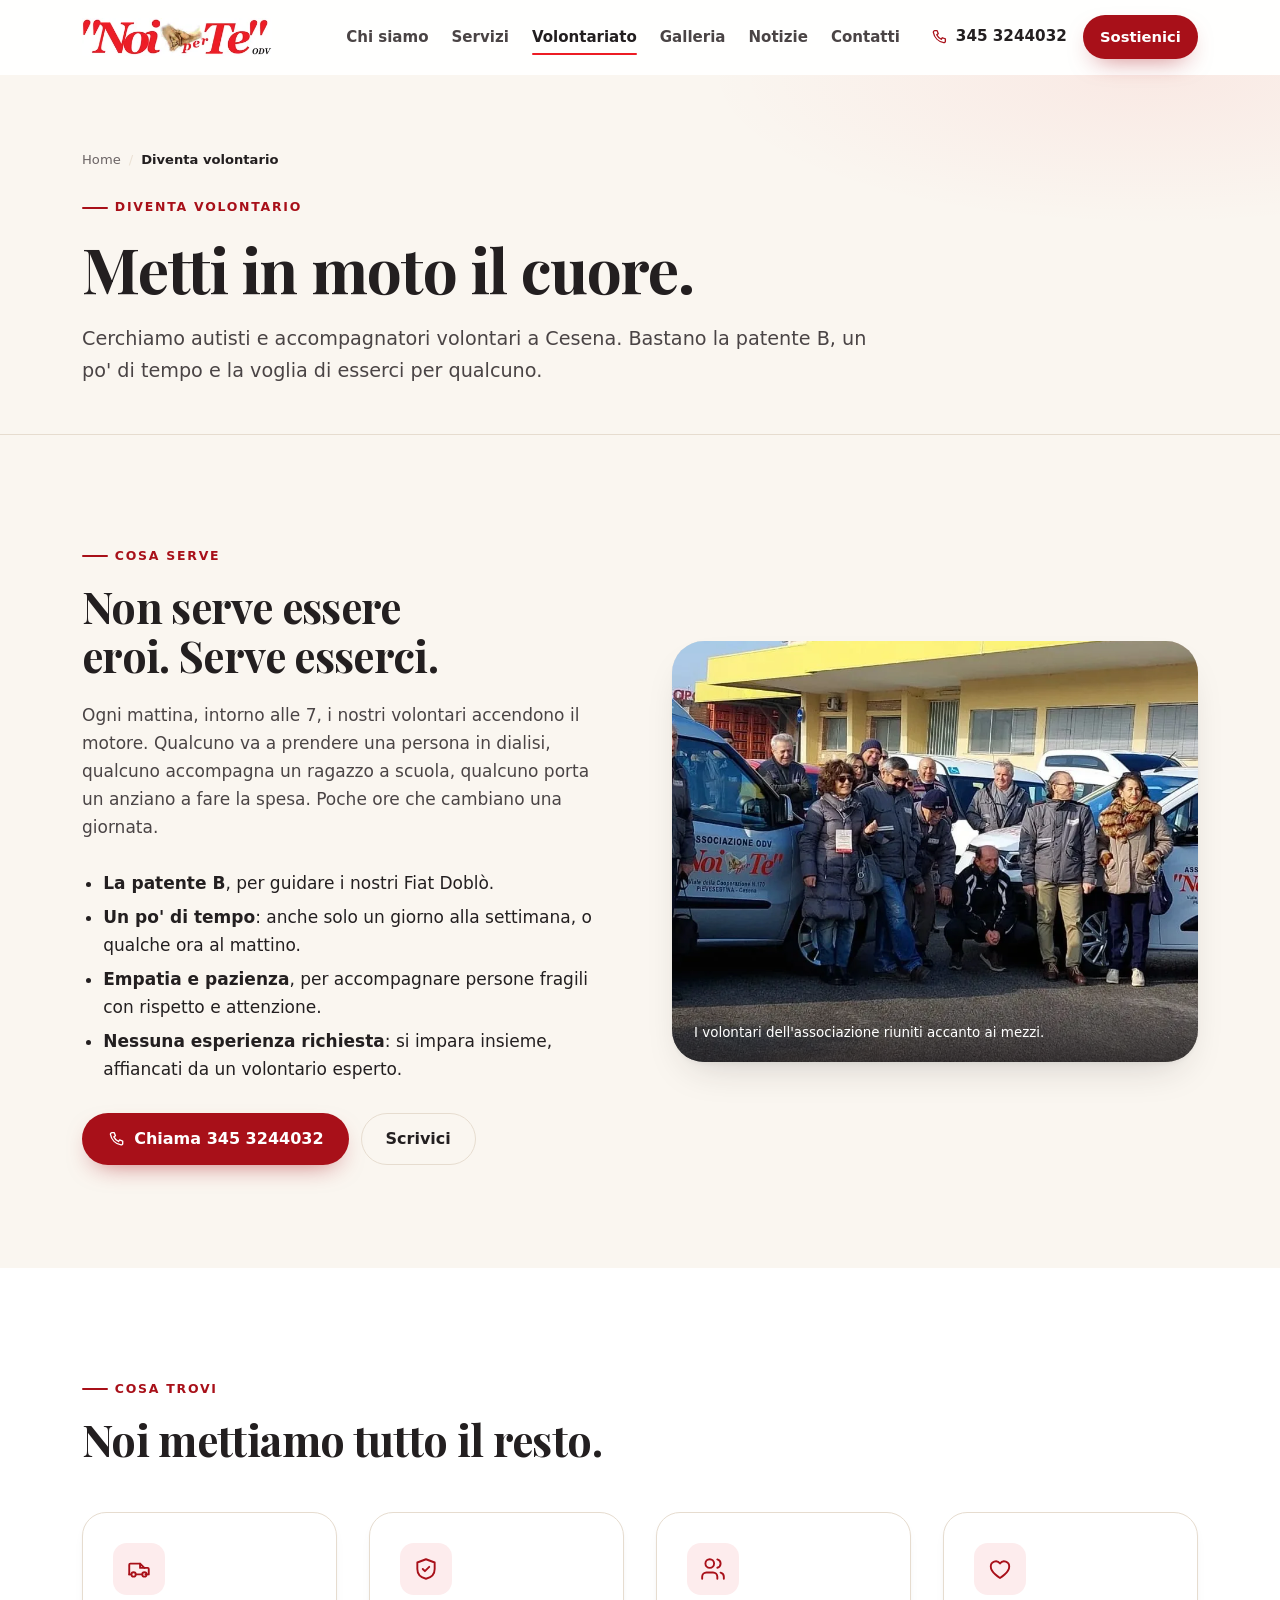
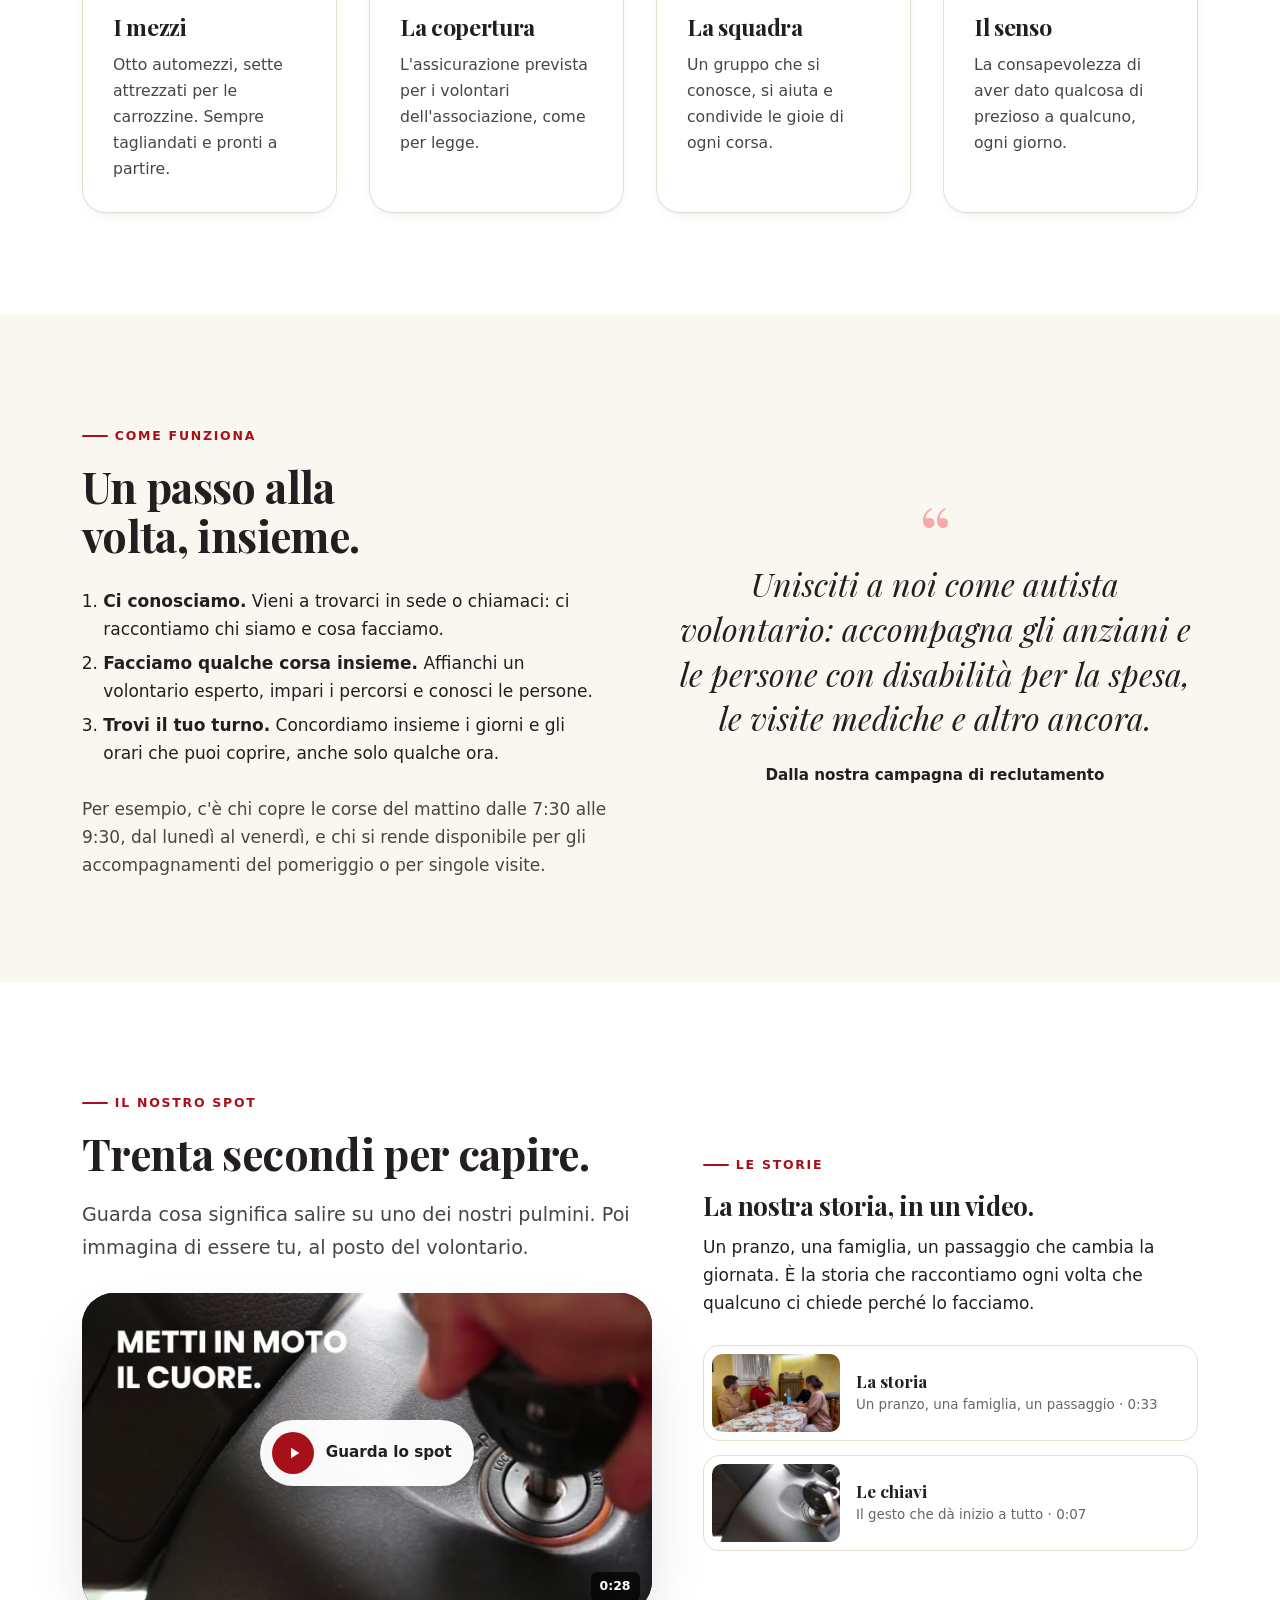
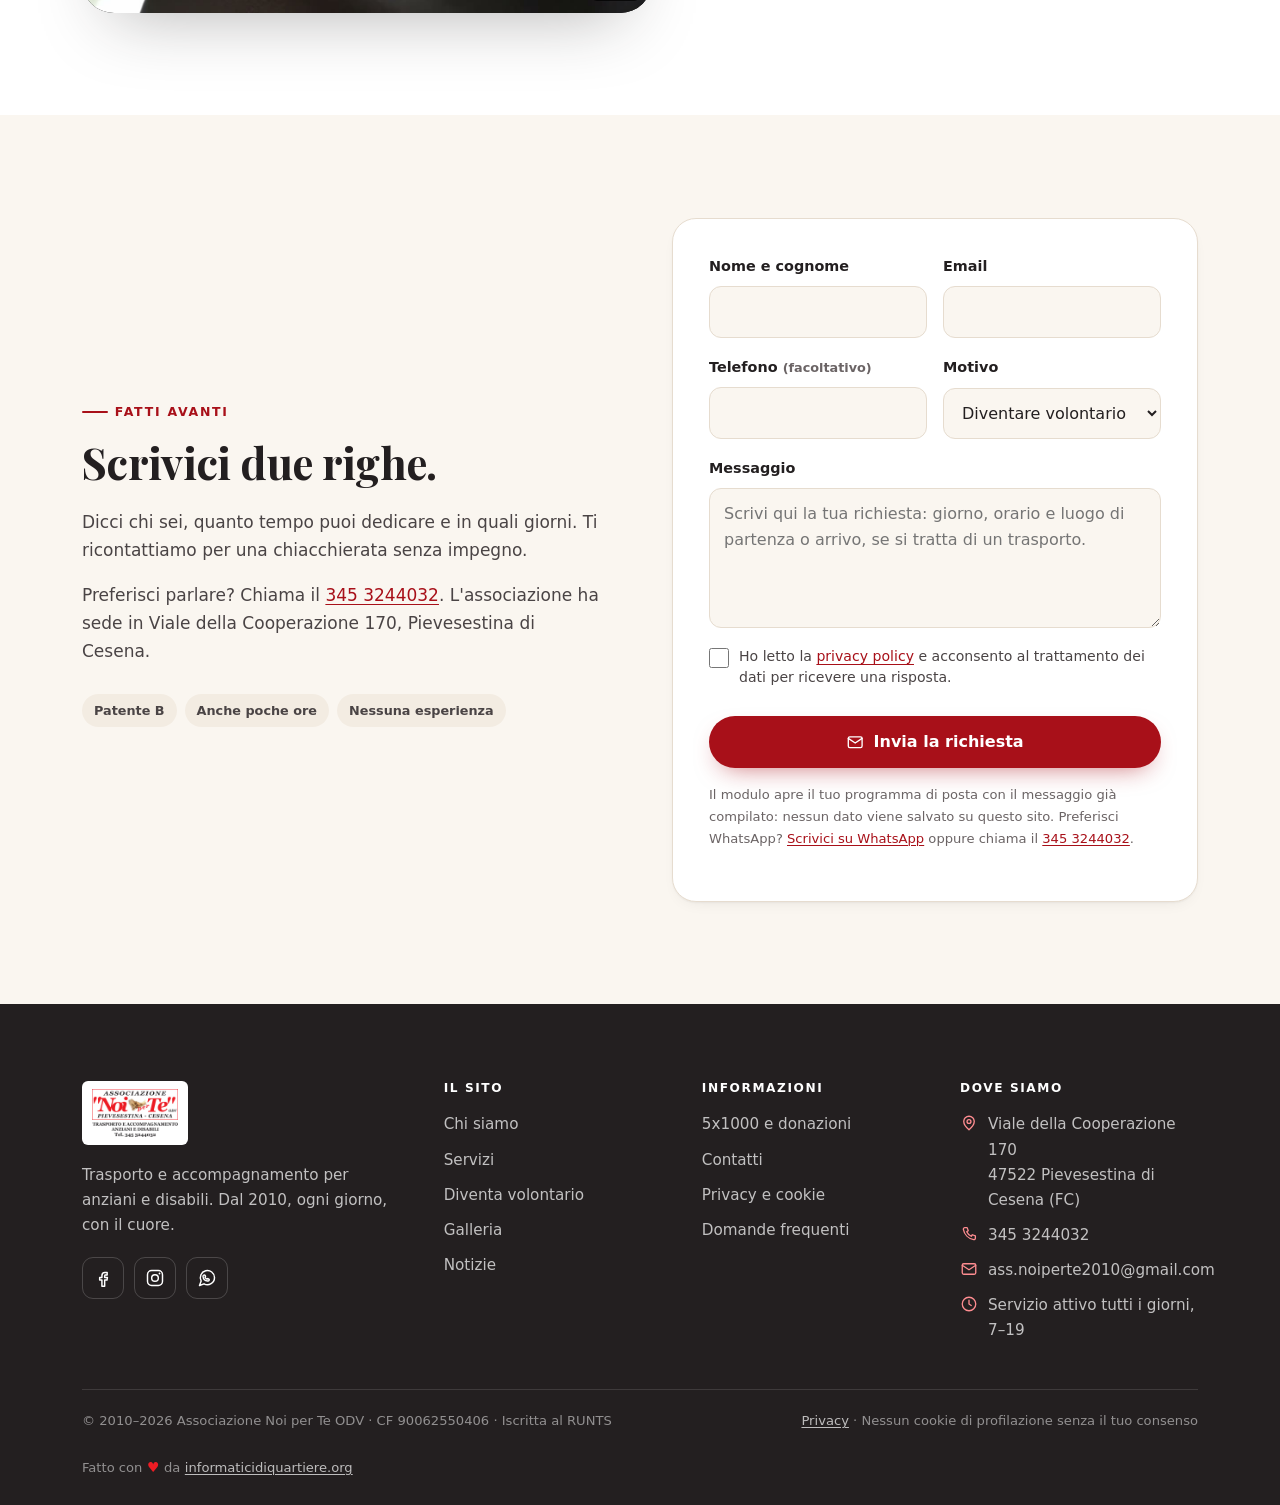
<file: diventa-volontario/index.html>
<!DOCTYPE html>
<html lang="it" class="no-js">
<head>
  <meta charset="utf-8">
  <meta name="viewport" content="width=device-width, initial-scale=1">

  <title>Diventa volontario a Cesena | Noi per Te ODV</title>
  <meta name="description" content="Metti in moto il cuore: cerca volontari autisti e accompagnatori a Cesena. Basta la patente B e un po&#x27; di tempo. Scopri come unirti a noi.">
  <link rel="canonical" href="https://www.noiperte.it/diventa-volontario/">
  <meta name="robots" content="index, follow, max-image-preview:large, max-snippet:-1">
  <meta name="author" content="Associazione Noi per Te ODV">
  <meta name="theme-color" content="#231F20">
  <meta name="format-detection" content="telephone=no">

  <meta property="og:type" content="website">
  <meta property="og:site_name" content="Associazione Noi per Te ODV">
  <meta property="og:locale" content="it_IT">
  <meta property="og:title" content="Diventa volontario a Cesena | Noi per Te ODV">
  <meta property="og:description" content="Metti in moto il cuore: cerca volontari autisti e accompagnatori a Cesena. Basta la patente B e un po&#x27; di tempo. Scopri come unirti a noi.">
  <meta property="og:url" content="https://www.noiperte.it/diventa-volontario/">
  <meta property="og:image" content="https://www.noiperte.it/og-image.jpg">
  <meta property="og:image:width" content="1200">
  <meta property="og:image:height" content="630">
  <meta property="og:image:alt" content="Associazione Noi per Te ODV, trasporto e accompagnamento anziani e disabili a Cesena">
  <meta name="twitter:card" content="summary_large_image">
  <meta name="twitter:title" content="Diventa volontario a Cesena | Noi per Te ODV">
  <meta name="twitter:description" content="Metti in moto il cuore: cerca volontari autisti e accompagnatori a Cesena. Basta la patente B e un po&#x27; di tempo. Scopri come unirti a noi.">
  <meta name="twitter:image" content="https://www.noiperte.it/og-image.jpg">

  <link rel="icon" href="/favicon.ico" sizes="32x32">
  <link rel="icon" href="/favicon.svg" type="image/svg+xml">
  <link rel="apple-touch-icon" href="/apple-touch-icon.png">
  <link rel="manifest" href="/site.webmanifest">

  <link rel="preload" href="/assets/fonts/playfair-display-latin.woff2" as="font" type="font/woff2" crossorigin>
  <link rel="stylesheet" href="/assets/css/style.css">
  <script>document.documentElement.className = document.documentElement.className.replace('no-js', 'js');</script>
  <script type="application/ld+json">
{
  "@context": "https://schema.org",
  "@graph": [
    {
      "@type": "NGO",
      "@id": "https://www.noiperte.it/#organizzazione",
      "name": "Associazione Noi per Te ODV",
      "alternateName": [
        "Noi per Te ODV",
        "Associazione \"Noi per Te\" ODV"
      ],
      "url": "https://www.noiperte.it/",
      "logo": "https://www.noiperte.it/assets/img/logo-full.png",
      "image": "https://www.noiperte.it/og-image.jpg",
      "description": "Organizzazione di volontariato di Pievesestina di Cesena che dal 2010 offre trasporto e accompagnamento a persone anziane, disabili e non autosufficienti.",
      "foundingDate": "2010-07",
      "taxID": "90062550406",
      "nonprofitStatus": "Organizzazione di Volontariato iscritta al RUNTS",
      "email": "ass.noiperte2010@gmail.com",
      "telephone": "+39 345 3244032",
      "address": {
        "@type": "PostalAddress",
        "streetAddress": "Viale della Cooperazione 170",
        "addressLocality": "Pievesestina di Cesena",
        "addressRegion": "Emilia-Romagna",
        "postalCode": "47522",
        "addressCountry": "IT"
      },
      "areaServed": [
        {
          "@type": "City",
          "name": "Cesena"
        },
        {
          "@type": "AdministrativeArea",
          "name": "Provincia di Forlì-Cesena"
        }
      ],
      "knowsAbout": [
        "Trasporto e accompagnamento di anziani",
        "Trasporto e accompagnamento di persone con disabilità",
        "Trasporto per dialisi",
        "Accompagnamento a visite mediche",
        "Volontariato sociale"
      ],
      "sameAs": [
        "https://www.facebook.com/NoiPerTe",
        "https://www.instagram.com/gabriellagu57"
      ],
      "contactPoint": {
        "@type": "ContactPoint",
        "telephone": "+39 345 3244032",
        "contactType": "customer service",
        "availableLanguage": "it"
      }
    },
    {
      "@type": "WebSite",
      "@id": "https://www.noiperte.it/#sito",
      "url": "https://www.noiperte.it/",
      "name": "Associazione Noi per Te ODV",
      "inLanguage": "it-IT",
      "publisher": {
        "@id": "https://www.noiperte.it/#organizzazione"
      }
    },
    {
      "@type": "WebPage",
      "@id": "https://www.noiperte.it/diventa-volontario/#pagina",
      "url": "https://www.noiperte.it/diventa-volontario/",
      "name": "Diventa volontario a Cesena | Noi per Te ODV",
      "description": "Cerca volontari autisti e accompagnatori a Cesena. Basta la patente B e un po' di tempo.",
      "isPartOf": {
        "@id": "https://www.noiperte.it/#sito"
      },
      "about": {
        "@id": "https://www.noiperte.it/#organizzazione"
      },
      "inLanguage": "it-IT",
      "primaryImageOfPage": "https://www.noiperte.it/og-image.jpg"
    },
    {
      "@type": "BreadcrumbList",
      "itemListElement": [
        {
          "@type": "ListItem",
          "position": 1,
          "name": "Home",
          "item": "https://www.noiperte.it/"
        },
        {
          "@type": "ListItem",
          "position": 2,
          "name": "Diventa volontario",
          "item": "https://www.noiperte.it/diventa-volontario/"
        }
      ]
    }
  ]
}
  </script>
</head>
<body>
<a class="skip-link" href="#main">Salta al contenuto principale</a>

<!-- Sprite icone SVG -->
<svg xmlns="http://www.w3.org/2000/svg" style="display:none" aria-hidden="true">
  <symbol id="i-arrow" viewBox="0 0 24 24"><path d="M5 12h14M13 6l6 6-6 6"/></symbol>
  <symbol id="i-arrow-left" viewBox="0 0 24 24"><path d="M19 12H5M11 6l-6 6 6 6"/></symbol>
  <symbol id="i-chevron" viewBox="0 0 24 24"><path d="M9 6l6 6-6 6"/></symbol>
  <symbol id="i-phone" viewBox="0 0 24 24"><path d="M6.5 3.5h3l1.5 4-2 1.5a12 12 0 0 0 6 6l1.5-2 4 1.5v3a2 2 0 0 1-2.2 2A17 17 0 0 1 4.5 5.7 2 2 0 0 1 6.5 3.5Z"/></symbol>
  <symbol id="i-mail" viewBox="0 0 24 24"><rect x="3" y="5" width="18" height="14" rx="2"/><path d="m3 7 9 6 9-6"/></symbol>
  <symbol id="i-pin" viewBox="0 0 24 24"><path d="M12 21s7-6.1 7-11a7 7 0 1 0-14 0c0 4.9 7 11 7 11Z"/><circle cx="12" cy="10" r="2.6"/></symbol>
  <symbol id="i-clock" viewBox="0 0 24 24"><circle cx="12" cy="12" r="9"/><path d="M12 7v5l3 2"/></symbol>
  <symbol id="i-users" viewBox="0 0 24 24"><path d="M16 21v-1.8a4 4 0 0 0-4-4H6a4 4 0 0 0-4 4V21"/><circle cx="9" cy="7" r="4"/><path d="M22 21v-1.8a4 4 0 0 0-3-3.87"/><path d="M16 3.13a4 4 0 0 1 0 7.75"/></symbol>
  <symbol id="i-wheelchair" viewBox="0 0 24 24"><circle cx="10" cy="4" r="1.9"/><path d="M10 7v7h6l2.5 5"/><path d="M16 14h-6"/><circle cx="8" cy="17" r="4"/></symbol>
  <symbol id="i-van" viewBox="0 0 24 24"><path d="M3 17V8a1 1 0 0 1 1-1h9l4 4h3a1 1 0 0 1 1 1v5"/><path d="M3 17h1M9 17h6M18 17h2"/><circle cx="7" cy="17" r="2"/><circle cx="17" cy="17" r="2"/><path d="M13 7v4h4"/></symbol>
  <symbol id="i-heart" viewBox="0 0 24 24"><path d="M12 20.3S3.5 15.2 3.5 9.9A4.7 4.7 0 0 1 12 6.9a4.7 4.7 0 0 1 8.5 3c0 5.3-8.5 10.4-8.5 10.4Z"/></symbol>
  <symbol id="i-calendar" viewBox="0 0 24 24"><rect x="3" y="5" width="18" height="16" rx="2"/><path d="M3 10h18M8 3v4M16 3v4"/></symbol>
  <symbol id="i-check" viewBox="0 0 24 24"><path d="m4 12 5 5L20 6"/></symbol>
  <symbol id="i-play" viewBox="0 0 24 24"><path d="M8 5v14l11-7Z"/></symbol>
  <symbol id="i-menu" viewBox="0 0 24 24"><path d="M4 7h16M4 12h16M4 17h16"/></symbol>
  <symbol id="i-close" viewBox="0 0 24 24"><path d="M6 6l12 12M18 6 6 18"/></symbol>
  <symbol id="i-whatsapp" viewBox="0 0 24 24"><path d="M21 11.5a8.5 8.5 0 0 1-12.6 7.5L3 21l2-5.4A8.5 8.5 0 1 1 21 11.5Z"/><path d="M8.6 8.3c.3-.1.7 0 .9.3l.7 1.2c.1.3.1.6-.1.8l-.5.5c.5 1 1.3 1.8 2.3 2.3l.5-.5c.2-.2.5-.3.8-.1l1.2.7c.3.2.4.6.3.9-.3.8-1.1 1.4-2 1.3-2.9-.3-5.2-2.6-5.5-5.5-.1-.8.5-1.6 1.4-1.9Z"/></symbol>
  <symbol id="i-facebook" viewBox="0 0 24 24"><path d="M14.5 8.5H17V5.4h-2.7c-2.2 0-3.6 1.5-3.6 3.8v2.1H8v3.2h2.7V22h3.3v-7.5h2.8l.5-3.2h-3.3V9.6c0-.7.3-1.1 1-1.1Z"/></symbol>
  <symbol id="i-instagram" viewBox="0 0 24 24"><rect x="3" y="3" width="18" height="18" rx="5"/><circle cx="12" cy="12" r="4"/><circle cx="17.4" cy="6.6" r="1.1" fill="currentColor" stroke="none"/></symbol>
  <symbol id="i-copy" viewBox="0 0 24 24"><rect x="9" y="9" width="12" height="12" rx="2"/><path d="M5 15H4a1 1 0 0 1-1-1V4a1 1 0 0 1 1-1h10a1 1 0 0 1 1 1v1"/></symbol>
  <symbol id="i-external" viewBox="0 0 24 24"><path d="M14 4h6v6M20 4l-9 9M19 14v5a1 1 0 0 1-1 1H5a1 1 0 0 1-1-1V6a1 1 0 0 1 1-1h5"/></symbol>
  <symbol id="i-award" viewBox="0 0 24 24"><circle cx="12" cy="9" r="5"/><path d="m8.5 13-1.5 8 5-3 5 3-1.5-8"/></symbol>
  <symbol id="i-route" viewBox="0 0 24 24"><circle cx="6" cy="19" r="2"/><circle cx="18" cy="5" r="2"/><path d="M8 19h7a4 4 0 0 0 0-8H9a4 4 0 0 1 0-8h7"/></symbol>
  <symbol id="i-school" viewBox="0 0 24 24"><path d="m12 3 9 5-9 5-9-5 9-5Z"/><path d="M6 10v5c0 1.7 2.7 3 6 3s6-1.3 6-3v-5"/></symbol>
  <symbol id="i-sun" viewBox="0 0 24 24"><circle cx="12" cy="12" r="4"/><path d="M12 2v2M12 20v2M4.9 4.9l1.4 1.4M17.7 17.7l1.4 1.4M2 12h2M20 12h2M4.9 19.1l1.4-1.4M17.7 6.3l1.4-1.4"/></symbol>
  <symbol id="i-leaf" viewBox="0 0 24 24"><path d="M20 4c-9 0-16 4-16 11a5 5 0 0 0 5 5c7 0 11-7 11-16Z"/><path d="M4 20c3-6 7-9 12-11"/></symbol>
  <symbol id="i-shield" viewBox="0 0 24 24"><path d="M12 3l8 3v6c0 5-3.5 8-8 9-4.5-1-8-4-8-9V6l8-3Z"/><path d="m9 12 2 2 4-4"/></symbol>
</svg>

<header class="site-header" data-header>
  <div class="shell header-inner">
    <a class="brand" href="/" aria-label="Associazione Noi per Te ODV — vai alla home">
      <picture>
        <source type="image/webp" srcset="/assets/img/logo-wordmark-senza-bordo-360.webp 360w, /assets/img/logo-wordmark-senza-bordo-640.webp 640w, /assets/img/logo-wordmark-senza-bordo-1080.webp 1080w" sizes="224px">
        <img src="/assets/img/logo-wordmark-senza-bordo-640.jpg" alt="Noi per Te ODV — trasporto e accompagnamento anziani e disabili" width="1699" height="340">
      </picture>
    </a>

    <nav class="nav" aria-label="Navigazione principale">
      <ul>
        <li><a href="/chi-siamo/">Chi siamo</a></li>
        <li><a href="/servizi/">Servizi</a></li>
        <li><a href="/diventa-volontario/" aria-current="page">Volontariato</a></li>
        <li><a href="/galleria/">Galleria</a></li>
        <li><a href="/notizie/">Notizie</a></li>
        <li><a href="/contatti/">Contatti</a></li>
      </ul>
    </nav>

    <div class="header-actions">
      <a class="header-phone" href="tel:+393453244032" aria-label="Chiama il 345 3244032">
        <svg class="icon" aria-hidden="true"><use href="#i-phone"/></svg>
        <span class="header-phone__num">345 3244032</span>
      </a>
      <a class="btn btn--primary btn--sm btn--header-cta" href="/sostienici/">Sostienici</a>
      <button class="nav-toggle" type="button" aria-expanded="false" aria-controls="mobile-nav" data-nav-toggle>
        <span class="sr-only">Apri il menu</span>
        <svg class="icon icon--menu" aria-hidden="true"><use href="#i-menu"/></svg>
        <svg class="icon icon--close" aria-hidden="true"><use href="#i-close"/></svg>
      </button>
    </div>
  </div>
</header>

<div class="mobile-nav" id="mobile-nav" tabindex="-1" data-drawer hidden>
  <nav aria-label="Navigazione mobile">
    <ul>
      <li><a class="mobile-link" href="/chi-siamo/">Chi siamo <svg class="icon" aria-hidden="true"><use href="#i-chevron"/></svg></a></li>
      <li><a class="mobile-link" href="/servizi/">Servizi <svg class="icon" aria-hidden="true"><use href="#i-chevron"/></svg></a></li>
      <li><a class="mobile-link" href="/diventa-volontario/" aria-current="page">Volontariato <svg class="icon" aria-hidden="true"><use href="#i-chevron"/></svg></a></li>
      <li><a class="mobile-link" href="/galleria/">Galleria <svg class="icon" aria-hidden="true"><use href="#i-chevron"/></svg></a></li>
      <li><a class="mobile-link" href="/notizie/">Notizie <svg class="icon" aria-hidden="true"><use href="#i-chevron"/></svg></a></li>
      <li><a class="mobile-link" href="/contatti/">Contatti <svg class="icon" aria-hidden="true"><use href="#i-chevron"/></svg></a></li>
      <li><a class="mobile-link" href="/sostienici/">Sostienici <svg class="icon" aria-hidden="true"><use href="#i-chevron"/></svg></a></li>
    </ul>
  </nav>
  <div class="drawer-actions">
    <a class="btn btn--primary btn--block" href="tel:+393453244032">
      <svg class="icon" aria-hidden="true"><use href="#i-phone"/></svg> Chiama 345 3244032
    </a>
    <a class="btn btn--ghost btn--block" href="mailto:ass.noiperte2010@gmail.com">
      <svg class="icon" aria-hidden="true"><use href="#i-mail"/></svg> Scrivici una email
    </a>
  </div>
  <div class="drawer-contact">
    <a href="https://maps.google.com/?q=Viale+della+Cooperazione+170,+47522+Pievesestina+di+Cesena" target="_blank" rel="noopener">
      <svg class="icon" aria-hidden="true"><use href="#i-pin"/></svg>
      Viale della Cooperazione 170, Pievesestina di Cesena
    </a>
    <div class="drawer-social">
      <a href="https://www.facebook.com/NoiPerTe" target="_blank" rel="noopener" aria-label="Facebook"><svg class="icon" aria-hidden="true"><use href="#i-facebook"/></svg></a>
      <a href="https://www.instagram.com/gabriellagu57" target="_blank" rel="noopener" aria-label="Instagram"><svg class="icon" aria-hidden="true"><use href="#i-instagram"/></svg></a>
      <a href="https://wa.me/393453244032" target="_blank" rel="noopener" aria-label="WhatsApp"><svg class="icon" aria-hidden="true"><use href="#i-whatsapp"/></svg></a>
    </div>
  </div>
</div>

<main id="main">

<section class="page-hero">
  <div class="shell">
    <nav aria-label="Percorso di navigazione">
<ol class="breadcrumb">
  <li><a href="/">Home</a></li>
  <li><span aria-current="page">Diventa volontario</span></li>
</ol>
</nav>
    <p class="eyebrow">Diventa volontario</p>
    <h1>Metti in moto il cuore.</h1>
    <p class="lead">Cerchiamo autisti e accompagnatori volontari a Cesena. Bastano la patente B, un po' di tempo e la voglia di esserci per qualcuno.</p>
  </div>
</section>

<section class="section">
  <div class="shell split">
    <div class="split__content reveal">
      <p class="eyebrow">Cosa serve</p>
      <h2>Non serve essere eroi. Serve esserci.</h2>
      <p>Ogni mattina, intorno alle 7, i nostri volontari accendono il motore. Qualcuno va a prendere una persona in dialisi, qualcuno accompagna un ragazzo a scuola, qualcuno porta un anziano a fare la spesa. Poche ore che cambiano una giornata.</p>
      <ul class="mt-3">
        <li><strong>La patente B</strong>, per guidare i nostri Fiat Doblò.</li>
        <li><strong>Un po' di tempo</strong>: anche solo un giorno alla settimana, o qualche ora al mattino.</li>
        <li><strong>Empatia e pazienza</strong>, per accompagnare persone fragili con rispetto e attenzione.</li>
        <li><strong>Nessuna esperienza richiesta</strong>: si impara insieme, affiancati da un volontario esperto.</li>
      </ul>
      <div class="hero-actions">
        <a class="btn btn--primary" href="tel:+393453244032"><svg class="icon" aria-hidden="true"><use href="#i-phone"/></svg> Chiama 345 3244032</a>
        <a class="btn btn--ghost" href="#modulo">Scrivici</a>
      </div>
    </div>
    <figure class="split__media reveal" data-delay="1">
      <picture>
        <source type="image/webp" srcset="/assets/img/gruppo-volontari-901.webp">
        <img src="/assets/img/gruppo-volontari-901.jpg" alt="I volontari dell'associazione, con le giacche invernali, riuniti accanto ai pulmini" width="901" height="901" loading="lazy" decoding="async">
      </picture>
      <figcaption>I volontari dell'associazione riuniti accanto ai mezzi.</figcaption>
    </figure>
  </div>
</section>

<section class="section section--white">
  <div class="shell">
    <div class="section-head">
      <p class="eyebrow">Cosa trovi</p>
      <h2>Noi mettiamo tutto il resto.</h2>
    </div>
    <div class="grid grid--4">
      <article class="card reveal"><div class="card__icon"><svg class="icon" aria-hidden="true"><use href="#i-van"/></svg></div><h3>I mezzi</h3><p>Otto automezzi, sette attrezzati per le carrozzine. Sempre tagliandati e pronti a partire.</p></article>
      <article class="card reveal" data-delay="1"><div class="card__icon"><svg class="icon" aria-hidden="true"><use href="#i-shield"/></svg></div><h3>La copertura</h3><p>L'assicurazione prevista per i volontari dell'associazione, come per legge.</p></article>
      <article class="card reveal" data-delay="2"><div class="card__icon"><svg class="icon" aria-hidden="true"><use href="#i-users"/></svg></div><h3>La squadra</h3><p>Un gruppo che si conosce, si aiuta e condivide le gioie di ogni corsa.</p></article>
      <article class="card reveal" data-delay="3"><div class="card__icon"><svg class="icon" aria-hidden="true"><use href="#i-heart"/></svg></div><h3>Il senso</h3><p>La consapevolezza di aver dato qualcosa di prezioso a qualcuno, ogni giorno.</p></article>
    </div>
  </div>
</section>

<section class="section">
  <div class="shell split split--reverse">
    <div class="split__content reveal">
      <p class="eyebrow">Come funziona</p>
      <h2>Un passo alla volta, insieme.</h2>
      <ol class="mt-3">
        <li><strong>Ci conosciamo.</strong> Vieni a trovarci in sede o chiamaci: ci raccontiamo chi siamo e cosa facciamo.</li>
        <li><strong>Facciamo qualche corsa insieme.</strong> Affianchi un volontario esperto, impari i percorsi e conosci le persone.</li>
        <li><strong>Trovi il tuo turno.</strong> Concordiamo insieme i giorni e gli orari che puoi coprire, anche solo qualche ora.</li>
      </ol>
      <p class="muted mt-3">Per esempio, c'è chi copre le corse del mattino dalle 7:30 alle 9:30, dal lunedì al venerdì, e chi si rende disponibile per gli accompagnamenti del pomeriggio o per singole visite.</p>
    </div>
    <figure class="quote-block quote-small reveal" data-delay="1">
      <span class="quote-mark" aria-hidden="true">&ldquo;</span>
      <blockquote><p>Unisciti a noi come autista volontario: accompagna gli anziani e le persone con disabilità per la spesa, le visite mediche e altro ancora.</p></blockquote>
      <figcaption><strong>Dalla nostra campagna di reclutamento</strong></figcaption>
    </figure>
  </div>
</section>

<section class="section section--white" id="video">
  <div class="shell video-feature">
    <div class="reveal">
      <p class="eyebrow">Il nostro spot</p>
      <h2>Trenta secondi per capire.</h2>
      <p class="lead">Guarda cosa significa salire su uno dei nostri pulmini. Poi immagina di essere tu, al posto del volontario.</p>
      <a class="video-thumb mt-3" href="/assets/video/spot-noi-per-te-720.mp4" data-video="/assets/video/spot-noi-per-te-720.mp4" data-video-mobile="/assets/video/spot-noi-per-te-540.mp4" data-poster="/assets/video/poster-spot-metti-in-moto.jpg">
        <img src="/assets/video/poster-spot-metti-in-moto.jpg" alt="" width="1280" height="720" loading="lazy" decoding="async">
        <span class="play-btn"><span class="play-circle"><svg class="icon" aria-hidden="true"><use href="#i-play"/></svg></span> Guarda lo spot</span>
        <span class="duration">0:28</span>
      </a>
    </div>
    <div class="reveal" data-delay="1">
      <p class="eyebrow">Le storie</p>
      <h2 class="serif" style="font-size:1.6rem">La nostra storia, in un video.</h2>
      <p>Un pranzo, una famiglia, un passaggio che cambia la giornata. È la storia che raccontiamo ogni volta che qualcuno ci chiede perché lo facciamo.</p>
      <ul class="video-list mt-3">
        <li>
          <a class="video-row" href="/assets/video/storia-noi-per-te-540.mp4" data-video="/assets/video/storia-noi-per-te-540.mp4" data-poster="/assets/video/poster-storia.jpg">
            <img src="/assets/video/poster-storia.jpg" alt="" width="1280" height="720" loading="lazy" decoding="async">
            <span class="txt"><strong>La storia</strong><span>Un pranzo, una famiglia, un passaggio · 0:33</span></span>
          </a>
        </li>
        <li>
          <a class="video-row" href="/assets/video/metti-in-moto-il-cuore-720.mp4" data-video="/assets/video/metti-in-moto-il-cuore-720.mp4" data-poster="/assets/video/poster-chiavi.jpg">
            <img src="/assets/video/poster-chiavi.jpg" alt="" width="1280" height="720" loading="lazy" decoding="async">
            <span class="txt"><strong>Le chiavi</strong><span>Il gesto che dà inizio a tutto · 0:07</span></span>
          </a>
        </li>
      </ul>
    </div>
  </div>
</section>

<section class="section" id="modulo">
  <div class="shell split">
    <div class="split__content reveal">
      <p class="eyebrow">Fatti avanti</p>
      <h2>Scrivici due righe.</h2>
      <p>Dicci chi sei, quanto tempo puoi dedicare e in quali giorni. Ti ricontattiamo per una chiacchierata senza impegno.</p>
      <p class="muted">Preferisci parlare? Chiama il <a href="tel:+393453244032">345 3244032</a>. L'associazione ha sede in Viale della Cooperazione 170, Pievesestina di Cesena.</p>
      <ul class="tags mt-3">
        <li><span class="tag-pill">Patente B</span></li>
        <li><span class="tag-pill">Anche poche ore</span></li>
        <li><span class="tag-pill">Nessuna esperienza</span></li>
      </ul>
    </div>
    <div class="reveal" data-delay="1">
      
<form class="form-card" data-contact-form data-email="ass.noiperte2010@gmail.com" novalidate>
  <div class="field-row">
    <div class="field">
      <label for="nome">Nome e cognome</label>
      <input type="text" id="nome" name="nome" autocomplete="name" required>
    </div>
    <div class="field">
      <label for="email">Email</label>
      <input type="email" id="email" name="email" autocomplete="email" required>
    </div>
  </div>
  <div class="field-row">
    <div class="field">
      <label for="telefono">Telefono <span class="hint">(facoltativo)</span></label>
      <input type="tel" id="telefono" name="telefono" autocomplete="tel">
    </div>
    <div class="field">
      <label for="motivo">Motivo</label>
      <select id="motivo" name="motivo">
        <option>Richiesta trasporto</option>
        <option selected>Diventare volontario</option>
        <option>5x1000 e donazioni</option>
        <option>Collaborazione o sponsor</option>
        <option>Altro</option>
      </select>
    </div>
  </div>
  <div class="field">
    <label for="messaggio">Messaggio</label>
    <textarea id="messaggio" name="messaggio" required placeholder="Scrivi qui la tua richiesta: giorno, orario e luogo di partenza o arrivo, se si tratta di un trasporto."></textarea>
  </div>
  <label class="checkbox">
    <input type="checkbox" name="privacy" required>
    <span>Ho letto la <a href="/privacy/">privacy policy</a> e acconsento al trattamento dei dati per ricevere una risposta.</span>
  </label>
  <div class="mt-3">
    <button class="btn btn--primary btn--block" type="submit">
      <svg class="icon" aria-hidden="true"><use href="#i-mail"/></svg> Invia la richiesta
    </button>
  </div>
  <div class="form-status" role="status" aria-live="polite" data-form-status></div>
  <p class="form-note">Il modulo apre il tuo programma di posta con il messaggio già compilato: nessun dato viene salvato su questo sito. Preferisci WhatsApp? <a href="https://wa.me/393453244032" target="_blank" rel="noopener">Scrivici su WhatsApp</a> oppure chiama il <a href="tel:+393453244032">345 3244032</a>.</p>
  <p class="form-note"><a href="https://wa.me/393453244032" target="_blank" rel="noopener" data-wa-link hidden>Apri anche WhatsApp con il messaggio compilato</a></p>
</form>

    </div>
  </div>
</section>

</main>

<footer class="site-footer">
  <div class="shell">
    <div class="footer-grid">
      <div class="footer-brand">
        <img src="/assets/img/logo-full-400.jpg" alt="Associazione Noi per Te ODV — Pievesestina Cesena" width="400" height="224" loading="lazy" decoding="async">
        <p>Trasporto e accompagnamento per anziani e disabili. Dal 2010, ogni giorno, con il cuore.</p>
        <div class="footer-social">
          <a href="https://www.facebook.com/NoiPerTe" target="_blank" rel="noopener" aria-label="Seguici su Facebook"><svg class="icon" aria-hidden="true"><use href="#i-facebook"/></svg></a>
          <a href="https://www.instagram.com/gabriellagu57" target="_blank" rel="noopener" aria-label="Seguici su Instagram"><svg class="icon" aria-hidden="true"><use href="#i-instagram"/></svg></a>
          <a href="https://wa.me/393453244032" target="_blank" rel="noopener" aria-label="Scrivici su WhatsApp"><svg class="icon" aria-hidden="true"><use href="#i-whatsapp"/></svg></a>
        </div>
      </div>

      <div class="footer-col">
        <h3>Il sito</h3>
        <ul>
          <li><a href="/chi-siamo/">Chi siamo</a></li>
          <li><a href="/servizi/">Servizi</a></li>
          <li><a href="/diventa-volontario/">Diventa volontario</a></li>
          <li><a href="/galleria/">Galleria</a></li>
          <li><a href="/notizie/">Notizie</a></li>
        </ul>
      </div>

      <div class="footer-col">
        <h3>Informazioni</h3>
        <ul>
          <li><a href="/sostienici/">5x1000 e donazioni</a></li>
          <li><a href="/contatti/">Contatti</a></li>
          <li><a href="/privacy/">Privacy e cookie</a></li>
          <li><a href="/servizi/#faq">Domande frequenti</a></li>
        </ul>
      </div>

      <div class="footer-col footer-col--contact">
        <h3>Dove siamo</h3>
        <div class="footer-contact">
          <a href="https://maps.google.com/?q=Viale+della+Cooperazione+170,+47522+Pievesestina+di+Cesena" target="_blank" rel="noopener">
            <svg class="icon" aria-hidden="true"><use href="#i-pin"/></svg>
            <span>Viale della Cooperazione 170<br>47522 Pievesestina di Cesena (FC)</span>
          </a>
          <a href="tel:+393453244032"><svg class="icon" aria-hidden="true"><use href="#i-phone"/></svg> <span>345 3244032</span></a>
          <a href="mailto:ass.noiperte2010@gmail.com"><svg class="icon" aria-hidden="true"><use href="#i-mail"/></svg> <span>ass.noiperte2010@gmail.com</span></a>
          <span><svg class="icon" aria-hidden="true"><use href="#i-clock"/></svg> <span>Servizio attivo tutti i giorni, 7–19</span></span>
        </div>
      </div>
    </div>

    <div class="footer-bottom">
      <p>© 2010–<span data-year>2026</span> Associazione Noi per Te ODV · CF <span class="cf">90062550406</span> · Iscritta al RUNTS</p>
      <p><a href="/privacy/">Privacy</a> · Nessun cookie di profilazione senza il tuo consenso</p>
      <p class="footer-credit">Fatto con <span class="heart" aria-hidden="true">&hearts;</span> da <a href="https://informaticidiquartiere.org" target="_blank" rel="noopener">informaticidiquartiere.org</a></p>
    </div>
  </div>
</footer>

<dialog class="video-modal" id="video-modal" aria-label="Video">
  <button class="modal-btn lightbox-close" type="button" data-video-close aria-label="Chiudi il video"><svg class="icon" aria-hidden="true"><use href="#i-close"/></svg></button>
  <video controls playsinline preload="none" width="1280" height="720">
    <source src="" type="video/mp4">
    Il tuo browser non supporta la riproduzione dei video.
  </video>
</dialog>

<script src="/assets/js/main.js" defer></script>
</body>
</html>
</file>
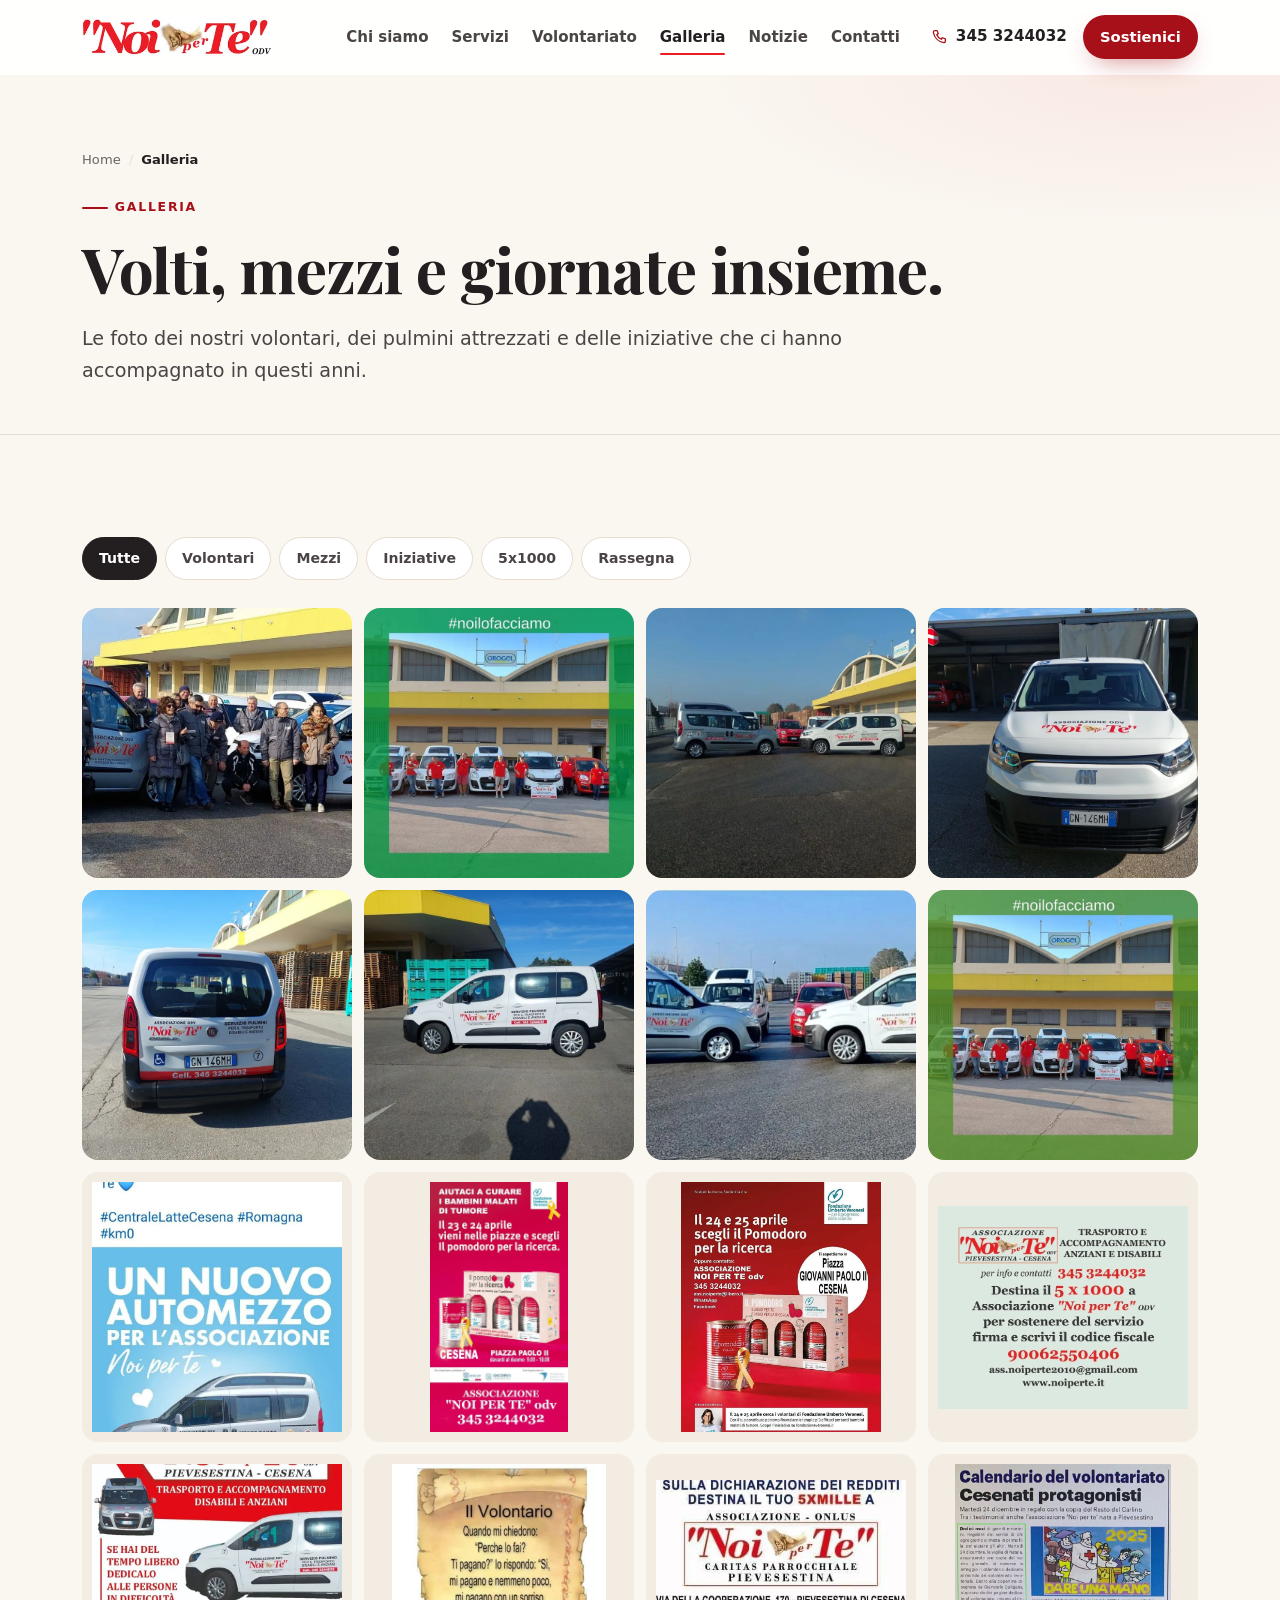
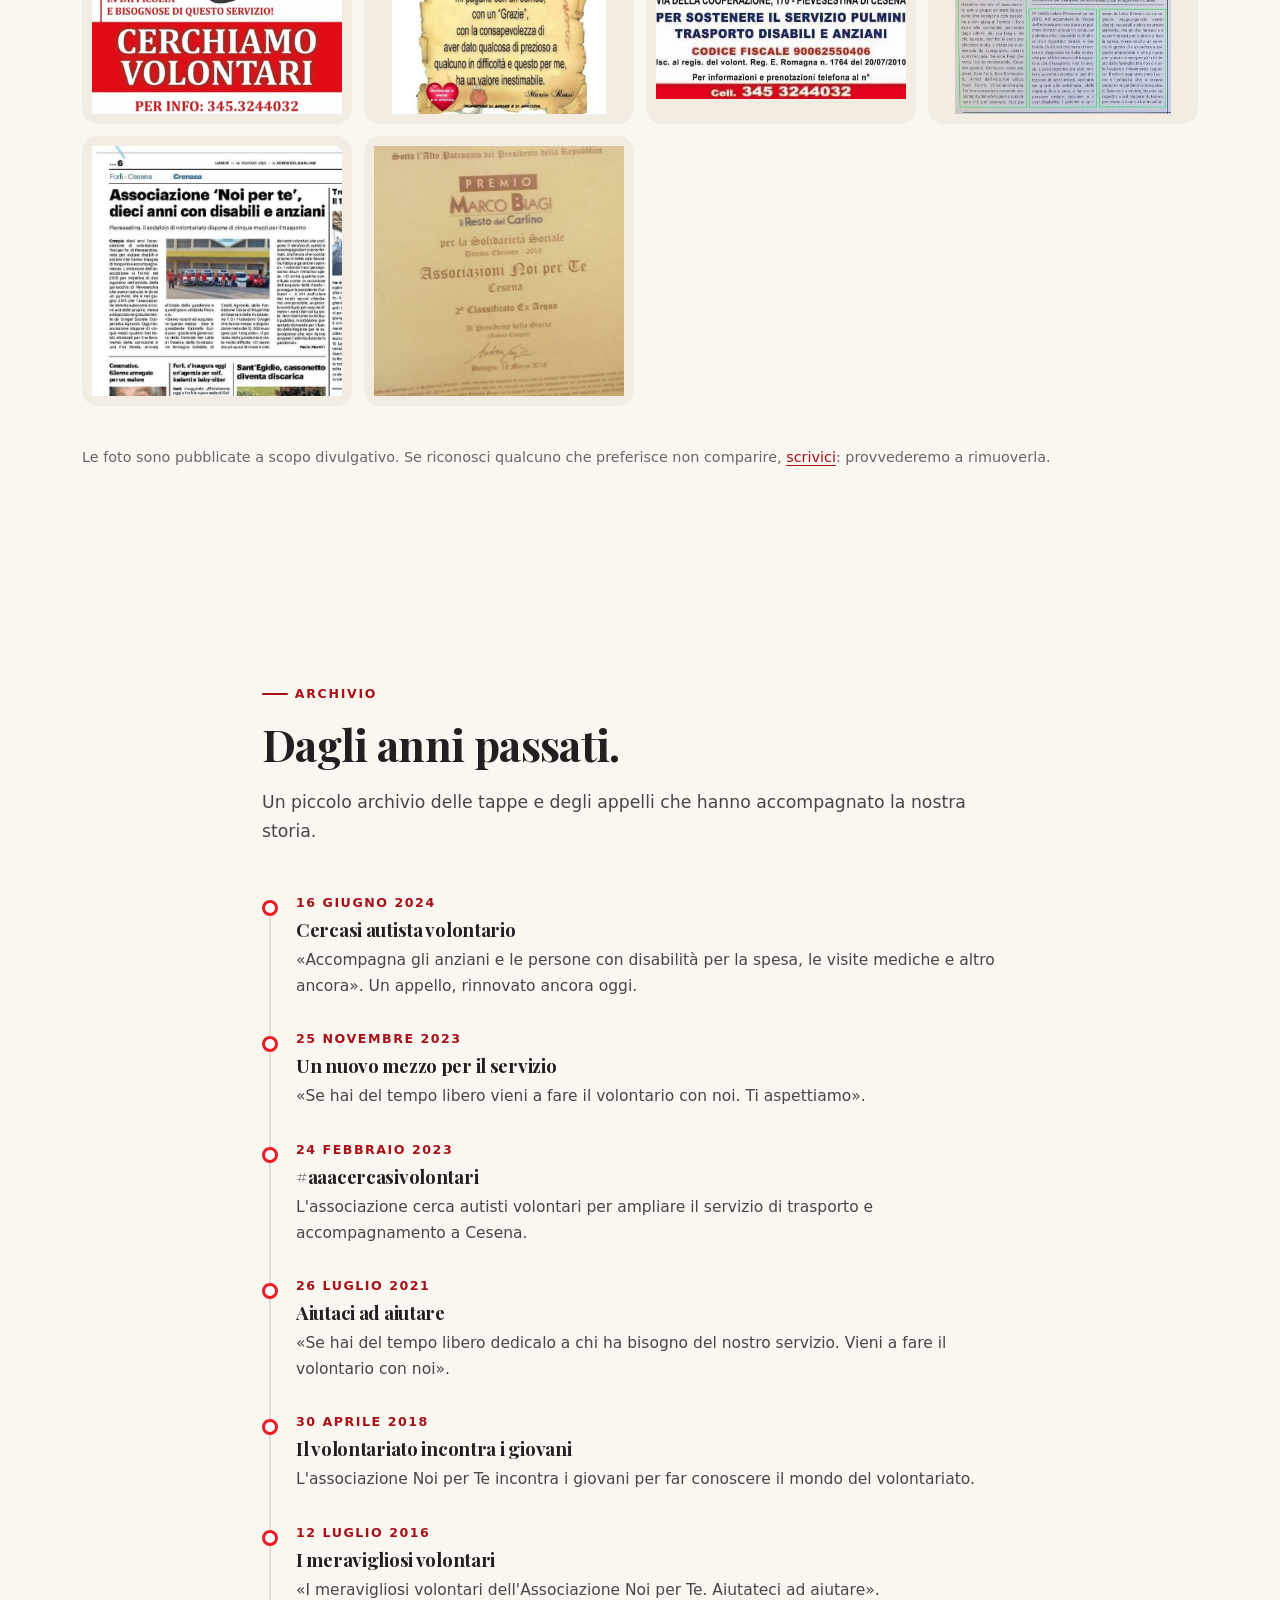
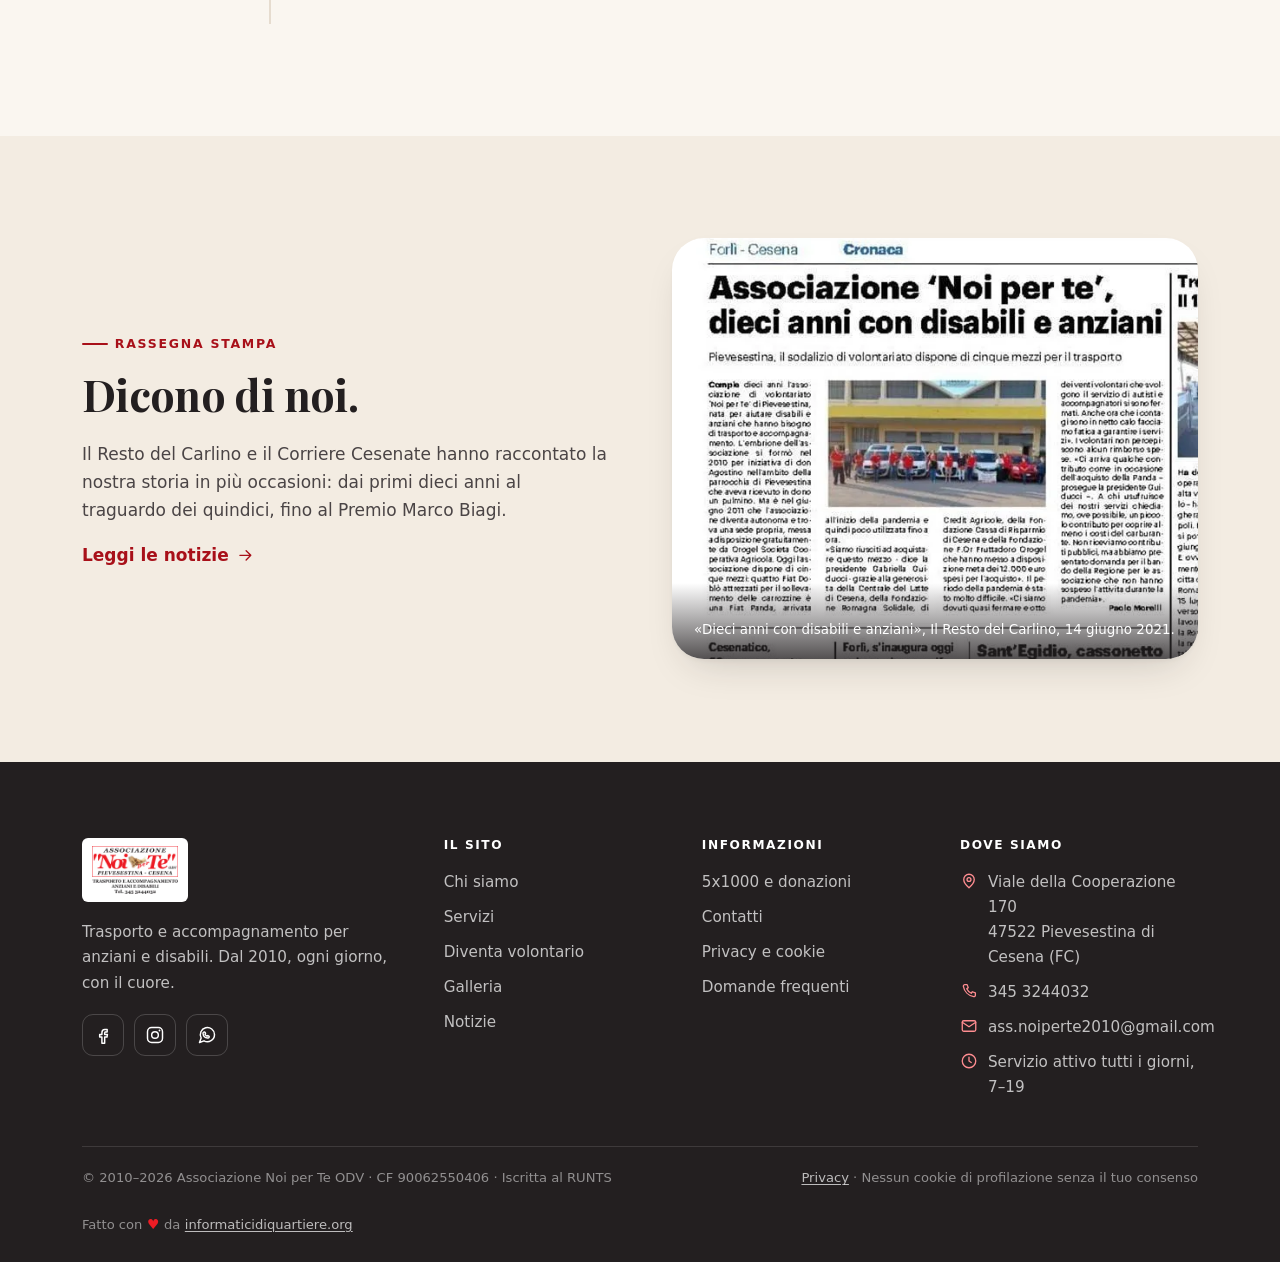
<file: galleria/index.html>
<!DOCTYPE html>
<html lang="it" class="no-js">
<head>
  <meta charset="utf-8">
  <meta name="viewport" content="width=device-width, initial-scale=1">

  <title>Galleria fotografica | Associazione Noi per Te ODV</title>
  <meta name="description" content="Le foto dei nostri volontari, dei mezzi attrezzati e delle iniziative dell&#x27;associazione Noi per Te di Pievesestina di Cesena.">
  <link rel="canonical" href="https://www.noiperte.it/galleria/">
  <meta name="robots" content="index, follow, max-image-preview:large, max-snippet:-1">
  <meta name="author" content="Associazione Noi per Te ODV">
  <meta name="theme-color" content="#231F20">
  <meta name="format-detection" content="telephone=no">

  <meta property="og:type" content="website">
  <meta property="og:site_name" content="Associazione Noi per Te ODV">
  <meta property="og:locale" content="it_IT">
  <meta property="og:title" content="Galleria fotografica | Associazione Noi per Te ODV">
  <meta property="og:description" content="Le foto dei nostri volontari, dei mezzi attrezzati e delle iniziative dell&#x27;associazione Noi per Te di Pievesestina di Cesena.">
  <meta property="og:url" content="https://www.noiperte.it/galleria/">
  <meta property="og:image" content="https://www.noiperte.it/og-image.jpg">
  <meta property="og:image:width" content="1200">
  <meta property="og:image:height" content="630">
  <meta property="og:image:alt" content="Associazione Noi per Te ODV, trasporto e accompagnamento anziani e disabili a Cesena">
  <meta name="twitter:card" content="summary_large_image">
  <meta name="twitter:title" content="Galleria fotografica | Associazione Noi per Te ODV">
  <meta name="twitter:description" content="Le foto dei nostri volontari, dei mezzi attrezzati e delle iniziative dell&#x27;associazione Noi per Te di Pievesestina di Cesena.">
  <meta name="twitter:image" content="https://www.noiperte.it/og-image.jpg">

  <link rel="icon" href="/favicon.ico" sizes="32x32">
  <link rel="icon" href="/favicon.svg" type="image/svg+xml">
  <link rel="apple-touch-icon" href="/apple-touch-icon.png">
  <link rel="manifest" href="/site.webmanifest">

  <link rel="preload" href="/assets/fonts/playfair-display-latin.woff2" as="font" type="font/woff2" crossorigin>
  <link rel="stylesheet" href="/assets/css/style.css">
  <script>document.documentElement.className = document.documentElement.className.replace('no-js', 'js');</script>
  <script type="application/ld+json">
{
  "@context": "https://schema.org",
  "@graph": [
    {
      "@type": "NGO",
      "@id": "https://www.noiperte.it/#organizzazione",
      "name": "Associazione Noi per Te ODV",
      "alternateName": [
        "Noi per Te ODV",
        "Associazione \"Noi per Te\" ODV"
      ],
      "url": "https://www.noiperte.it/",
      "logo": "https://www.noiperte.it/assets/img/logo-full.png",
      "image": "https://www.noiperte.it/og-image.jpg",
      "description": "Organizzazione di volontariato di Pievesestina di Cesena che dal 2010 offre trasporto e accompagnamento a persone anziane, disabili e non autosufficienti.",
      "foundingDate": "2010-07",
      "taxID": "90062550406",
      "nonprofitStatus": "Organizzazione di Volontariato iscritta al RUNTS",
      "email": "ass.noiperte2010@gmail.com",
      "telephone": "+39 345 3244032",
      "address": {
        "@type": "PostalAddress",
        "streetAddress": "Viale della Cooperazione 170",
        "addressLocality": "Pievesestina di Cesena",
        "addressRegion": "Emilia-Romagna",
        "postalCode": "47522",
        "addressCountry": "IT"
      },
      "areaServed": [
        {
          "@type": "City",
          "name": "Cesena"
        },
        {
          "@type": "AdministrativeArea",
          "name": "Provincia di Forlì-Cesena"
        }
      ],
      "knowsAbout": [
        "Trasporto e accompagnamento di anziani",
        "Trasporto e accompagnamento di persone con disabilità",
        "Trasporto per dialisi",
        "Accompagnamento a visite mediche",
        "Volontariato sociale"
      ],
      "sameAs": [
        "https://www.facebook.com/NoiPerTe",
        "https://www.instagram.com/gabriellagu57"
      ],
      "contactPoint": {
        "@type": "ContactPoint",
        "telephone": "+39 345 3244032",
        "contactType": "customer service",
        "availableLanguage": "it"
      }
    },
    {
      "@type": "WebSite",
      "@id": "https://www.noiperte.it/#sito",
      "url": "https://www.noiperte.it/",
      "name": "Associazione Noi per Te ODV",
      "inLanguage": "it-IT",
      "publisher": {
        "@id": "https://www.noiperte.it/#organizzazione"
      }
    },
    {
      "@type": "ImageGallery",
      "@id": "https://www.noiperte.it/galleria/#pagina",
      "url": "https://www.noiperte.it/galleria/",
      "name": "Galleria fotografica | Associazione Noi per Te ODV",
      "description": "Le foto dei volontari, dei mezzi attrezzati e delle iniziative dell'associazione Noi per Te.",
      "isPartOf": {
        "@id": "https://www.noiperte.it/#sito"
      },
      "about": {
        "@id": "https://www.noiperte.it/#organizzazione"
      },
      "inLanguage": "it-IT",
      "primaryImageOfPage": "https://www.noiperte.it/og-image.jpg"
    },
    {
      "@type": "BreadcrumbList",
      "itemListElement": [
        {
          "@type": "ListItem",
          "position": 1,
          "name": "Home",
          "item": "https://www.noiperte.it/"
        },
        {
          "@type": "ListItem",
          "position": 2,
          "name": "Galleria",
          "item": "https://www.noiperte.it/galleria/"
        }
      ]
    }
  ]
}
  </script>
</head>
<body>
<a class="skip-link" href="#main">Salta al contenuto principale</a>

<!-- Sprite icone SVG -->
<svg xmlns="http://www.w3.org/2000/svg" style="display:none" aria-hidden="true">
  <symbol id="i-arrow" viewBox="0 0 24 24"><path d="M5 12h14M13 6l6 6-6 6"/></symbol>
  <symbol id="i-arrow-left" viewBox="0 0 24 24"><path d="M19 12H5M11 6l-6 6 6 6"/></symbol>
  <symbol id="i-chevron" viewBox="0 0 24 24"><path d="M9 6l6 6-6 6"/></symbol>
  <symbol id="i-phone" viewBox="0 0 24 24"><path d="M6.5 3.5h3l1.5 4-2 1.5a12 12 0 0 0 6 6l1.5-2 4 1.5v3a2 2 0 0 1-2.2 2A17 17 0 0 1 4.5 5.7 2 2 0 0 1 6.5 3.5Z"/></symbol>
  <symbol id="i-mail" viewBox="0 0 24 24"><rect x="3" y="5" width="18" height="14" rx="2"/><path d="m3 7 9 6 9-6"/></symbol>
  <symbol id="i-pin" viewBox="0 0 24 24"><path d="M12 21s7-6.1 7-11a7 7 0 1 0-14 0c0 4.9 7 11 7 11Z"/><circle cx="12" cy="10" r="2.6"/></symbol>
  <symbol id="i-clock" viewBox="0 0 24 24"><circle cx="12" cy="12" r="9"/><path d="M12 7v5l3 2"/></symbol>
  <symbol id="i-users" viewBox="0 0 24 24"><path d="M16 21v-1.8a4 4 0 0 0-4-4H6a4 4 0 0 0-4 4V21"/><circle cx="9" cy="7" r="4"/><path d="M22 21v-1.8a4 4 0 0 0-3-3.87"/><path d="M16 3.13a4 4 0 0 1 0 7.75"/></symbol>
  <symbol id="i-wheelchair" viewBox="0 0 24 24"><circle cx="10" cy="4" r="1.9"/><path d="M10 7v7h6l2.5 5"/><path d="M16 14h-6"/><circle cx="8" cy="17" r="4"/></symbol>
  <symbol id="i-van" viewBox="0 0 24 24"><path d="M3 17V8a1 1 0 0 1 1-1h9l4 4h3a1 1 0 0 1 1 1v5"/><path d="M3 17h1M9 17h6M18 17h2"/><circle cx="7" cy="17" r="2"/><circle cx="17" cy="17" r="2"/><path d="M13 7v4h4"/></symbol>
  <symbol id="i-heart" viewBox="0 0 24 24"><path d="M12 20.3S3.5 15.2 3.5 9.9A4.7 4.7 0 0 1 12 6.9a4.7 4.7 0 0 1 8.5 3c0 5.3-8.5 10.4-8.5 10.4Z"/></symbol>
  <symbol id="i-calendar" viewBox="0 0 24 24"><rect x="3" y="5" width="18" height="16" rx="2"/><path d="M3 10h18M8 3v4M16 3v4"/></symbol>
  <symbol id="i-check" viewBox="0 0 24 24"><path d="m4 12 5 5L20 6"/></symbol>
  <symbol id="i-play" viewBox="0 0 24 24"><path d="M8 5v14l11-7Z"/></symbol>
  <symbol id="i-menu" viewBox="0 0 24 24"><path d="M4 7h16M4 12h16M4 17h16"/></symbol>
  <symbol id="i-close" viewBox="0 0 24 24"><path d="M6 6l12 12M18 6 6 18"/></symbol>
  <symbol id="i-whatsapp" viewBox="0 0 24 24"><path d="M21 11.5a8.5 8.5 0 0 1-12.6 7.5L3 21l2-5.4A8.5 8.5 0 1 1 21 11.5Z"/><path d="M8.6 8.3c.3-.1.7 0 .9.3l.7 1.2c.1.3.1.6-.1.8l-.5.5c.5 1 1.3 1.8 2.3 2.3l.5-.5c.2-.2.5-.3.8-.1l1.2.7c.3.2.4.6.3.9-.3.8-1.1 1.4-2 1.3-2.9-.3-5.2-2.6-5.5-5.5-.1-.8.5-1.6 1.4-1.9Z"/></symbol>
  <symbol id="i-facebook" viewBox="0 0 24 24"><path d="M14.5 8.5H17V5.4h-2.7c-2.2 0-3.6 1.5-3.6 3.8v2.1H8v3.2h2.7V22h3.3v-7.5h2.8l.5-3.2h-3.3V9.6c0-.7.3-1.1 1-1.1Z"/></symbol>
  <symbol id="i-instagram" viewBox="0 0 24 24"><rect x="3" y="3" width="18" height="18" rx="5"/><circle cx="12" cy="12" r="4"/><circle cx="17.4" cy="6.6" r="1.1" fill="currentColor" stroke="none"/></symbol>
  <symbol id="i-copy" viewBox="0 0 24 24"><rect x="9" y="9" width="12" height="12" rx="2"/><path d="M5 15H4a1 1 0 0 1-1-1V4a1 1 0 0 1 1-1h10a1 1 0 0 1 1 1v1"/></symbol>
  <symbol id="i-external" viewBox="0 0 24 24"><path d="M14 4h6v6M20 4l-9 9M19 14v5a1 1 0 0 1-1 1H5a1 1 0 0 1-1-1V6a1 1 0 0 1 1-1h5"/></symbol>
  <symbol id="i-award" viewBox="0 0 24 24"><circle cx="12" cy="9" r="5"/><path d="m8.5 13-1.5 8 5-3 5 3-1.5-8"/></symbol>
  <symbol id="i-route" viewBox="0 0 24 24"><circle cx="6" cy="19" r="2"/><circle cx="18" cy="5" r="2"/><path d="M8 19h7a4 4 0 0 0 0-8H9a4 4 0 0 1 0-8h7"/></symbol>
  <symbol id="i-school" viewBox="0 0 24 24"><path d="m12 3 9 5-9 5-9-5 9-5Z"/><path d="M6 10v5c0 1.7 2.7 3 6 3s6-1.3 6-3v-5"/></symbol>
  <symbol id="i-sun" viewBox="0 0 24 24"><circle cx="12" cy="12" r="4"/><path d="M12 2v2M12 20v2M4.9 4.9l1.4 1.4M17.7 17.7l1.4 1.4M2 12h2M20 12h2M4.9 19.1l1.4-1.4M17.7 6.3l1.4-1.4"/></symbol>
  <symbol id="i-leaf" viewBox="0 0 24 24"><path d="M20 4c-9 0-16 4-16 11a5 5 0 0 0 5 5c7 0 11-7 11-16Z"/><path d="M4 20c3-6 7-9 12-11"/></symbol>
  <symbol id="i-shield" viewBox="0 0 24 24"><path d="M12 3l8 3v6c0 5-3.5 8-8 9-4.5-1-8-4-8-9V6l8-3Z"/><path d="m9 12 2 2 4-4"/></symbol>
</svg>

<header class="site-header" data-header>
  <div class="shell header-inner">
    <a class="brand" href="/" aria-label="Associazione Noi per Te ODV — vai alla home">
      <picture>
        <source type="image/webp" srcset="/assets/img/logo-wordmark-senza-bordo-360.webp 360w, /assets/img/logo-wordmark-senza-bordo-640.webp 640w, /assets/img/logo-wordmark-senza-bordo-1080.webp 1080w" sizes="224px">
        <img src="/assets/img/logo-wordmark-senza-bordo-640.jpg" alt="Noi per Te ODV — trasporto e accompagnamento anziani e disabili" width="1699" height="340">
      </picture>
    </a>

    <nav class="nav" aria-label="Navigazione principale">
      <ul>
        <li><a href="/chi-siamo/">Chi siamo</a></li>
        <li><a href="/servizi/">Servizi</a></li>
        <li><a href="/diventa-volontario/">Volontariato</a></li>
        <li><a href="/galleria/" aria-current="page">Galleria</a></li>
        <li><a href="/notizie/">Notizie</a></li>
        <li><a href="/contatti/">Contatti</a></li>
      </ul>
    </nav>

    <div class="header-actions">
      <a class="header-phone" href="tel:+393453244032" aria-label="Chiama il 345 3244032">
        <svg class="icon" aria-hidden="true"><use href="#i-phone"/></svg>
        <span class="header-phone__num">345 3244032</span>
      </a>
      <a class="btn btn--primary btn--sm btn--header-cta" href="/sostienici/">Sostienici</a>
      <button class="nav-toggle" type="button" aria-expanded="false" aria-controls="mobile-nav" data-nav-toggle>
        <span class="sr-only">Apri il menu</span>
        <svg class="icon icon--menu" aria-hidden="true"><use href="#i-menu"/></svg>
        <svg class="icon icon--close" aria-hidden="true"><use href="#i-close"/></svg>
      </button>
    </div>
  </div>
</header>

<div class="mobile-nav" id="mobile-nav" tabindex="-1" data-drawer hidden>
  <nav aria-label="Navigazione mobile">
    <ul>
      <li><a class="mobile-link" href="/chi-siamo/">Chi siamo <svg class="icon" aria-hidden="true"><use href="#i-chevron"/></svg></a></li>
      <li><a class="mobile-link" href="/servizi/">Servizi <svg class="icon" aria-hidden="true"><use href="#i-chevron"/></svg></a></li>
      <li><a class="mobile-link" href="/diventa-volontario/">Volontariato <svg class="icon" aria-hidden="true"><use href="#i-chevron"/></svg></a></li>
      <li><a class="mobile-link" href="/galleria/" aria-current="page">Galleria <svg class="icon" aria-hidden="true"><use href="#i-chevron"/></svg></a></li>
      <li><a class="mobile-link" href="/notizie/">Notizie <svg class="icon" aria-hidden="true"><use href="#i-chevron"/></svg></a></li>
      <li><a class="mobile-link" href="/contatti/">Contatti <svg class="icon" aria-hidden="true"><use href="#i-chevron"/></svg></a></li>
      <li><a class="mobile-link" href="/sostienici/">Sostienici <svg class="icon" aria-hidden="true"><use href="#i-chevron"/></svg></a></li>
    </ul>
  </nav>
  <div class="drawer-actions">
    <a class="btn btn--primary btn--block" href="tel:+393453244032">
      <svg class="icon" aria-hidden="true"><use href="#i-phone"/></svg> Chiama 345 3244032
    </a>
    <a class="btn btn--ghost btn--block" href="mailto:ass.noiperte2010@gmail.com">
      <svg class="icon" aria-hidden="true"><use href="#i-mail"/></svg> Scrivici una email
    </a>
  </div>
  <div class="drawer-contact">
    <a href="https://maps.google.com/?q=Viale+della+Cooperazione+170,+47522+Pievesestina+di+Cesena" target="_blank" rel="noopener">
      <svg class="icon" aria-hidden="true"><use href="#i-pin"/></svg>
      Viale della Cooperazione 170, Pievesestina di Cesena
    </a>
    <div class="drawer-social">
      <a href="https://www.facebook.com/NoiPerTe" target="_blank" rel="noopener" aria-label="Facebook"><svg class="icon" aria-hidden="true"><use href="#i-facebook"/></svg></a>
      <a href="https://www.instagram.com/gabriellagu57" target="_blank" rel="noopener" aria-label="Instagram"><svg class="icon" aria-hidden="true"><use href="#i-instagram"/></svg></a>
      <a href="https://wa.me/393453244032" target="_blank" rel="noopener" aria-label="WhatsApp"><svg class="icon" aria-hidden="true"><use href="#i-whatsapp"/></svg></a>
    </div>
  </div>
</div>

<main id="main">

<section class="page-hero">
  <div class="shell">
    <nav aria-label="Percorso di navigazione">
<ol class="breadcrumb">
  <li><a href="/">Home</a></li>
  <li><span aria-current="page">Galleria</span></li>
</ol>
</nav>
    <p class="eyebrow">Galleria</p>
    <h1>Volti, mezzi e giornate insieme.</h1>
    <p class="lead">Le foto dei nostri volontari, dei pulmini attrezzati e delle iniziative che ci hanno accompagnato in questi anni.</p>
  </div>
</section>

<section class="section">
  <div class="shell">
    <div class="filters" role="group" aria-label="Filtra le foto per categoria">
      <button class="filter-btn" type="button" data-filter="tutte" aria-pressed="true">Tutte</button>
      <button class="filter-btn" type="button" data-filter="volontari" aria-pressed="false">Volontari</button>
      <button class="filter-btn" type="button" data-filter="mezzi" aria-pressed="false">Mezzi</button>
      <button class="filter-btn" type="button" data-filter="iniziative" aria-pressed="false">Iniziative</button>
      <button class="filter-btn" type="button" data-filter="sostieni" aria-pressed="false">5x1000</button>
      <button class="filter-btn" type="button" data-filter="rassegna" aria-pressed="false">Rassegna</button>
    </div>

    <ul class="gallery-grid">
<li data-gallery-item data-cat="volontari">
  <a class="gallery-item" href="/assets/img/gruppo-volontari-901.jpg" data-gallery-open data-full="/assets/img/gruppo-volontari-901.jpg" data-alt="Volontarie e volontari dell&#x27;associazione riuniti accanto ai pulmini attrezzati per le carrozzine" data-caption="Volontarie e volontari dell&#x27;associazione accanto ai mezzi, durante una giornata insieme.">
    <picture>
      <source type="image/webp" srcset="/assets/img/gruppo-volontari-720.webp">
      <img src="/assets/img/gruppo-volontari-720.jpg" alt="Volontarie e volontari dell&#x27;associazione riuniti accanto ai pulmini attrezzati per le carrozzine" width="720" height="720" loading="lazy" decoding="async">
    </picture>
    <span class="gallery-tag">Volontari</span>
  </a>
</li>
<li data-gallery-item data-cat="volontari">
  <a class="gallery-item" href="/assets/img/volontari-e-mezzi-orogel-720.jpg" data-gallery-open data-full="/assets/img/volontari-e-mezzi-orogel-720.jpg" data-alt="I volontari di Noi per Te in maglietta rossa davanti ai pulmini, nel cortile della sede di Pievesestina" data-caption="Tutto il gruppo dei volontari davanti alla sede, con i mezzi pronti per le corse del mattino.">
    <picture>
      <source type="image/webp" srcset="/assets/img/volontari-e-mezzi-orogel-720.webp">
      <img src="/assets/img/volontari-e-mezzi-orogel-720.jpg" alt="I volontari di Noi per Te in maglietta rossa davanti ai pulmini, nel cortile della sede di Pievesestina" width="720" height="720" loading="lazy" decoding="async">
    </picture>
    <span class="gallery-tag">Volontari</span>
  </a>
</li>
<li data-gallery-item data-cat="mezzi">
  <a class="gallery-item" href="/assets/img/pulmini-in-cortile-1440.jpg" data-gallery-open data-full="/assets/img/pulmini-in-cortile-1440.jpg" data-alt="I pulmini attrezzati di Noi per Te parcheggiati nel cortile della sede a Pievesestina di Cesena" data-caption="I mezzi dell&#x27;associazione nel cortile della sede, pronti per le attività della giornata.">
    <picture>
      <source type="image/webp" srcset="/assets/img/pulmini-in-cortile-720.webp">
      <img src="/assets/img/pulmini-in-cortile-720.jpg" alt="I pulmini attrezzati di Noi per Te parcheggiati nel cortile della sede a Pievesestina di Cesena" width="720" height="720" loading="lazy" decoding="async">
    </picture>
    <span class="gallery-tag">Mezzi</span>
  </a>
</li>
<li data-gallery-item data-cat="mezzi">
  <a class="gallery-item" href="/assets/img/fiat-doblo-anteriore-1500.jpg" data-gallery-open data-full="/assets/img/fiat-doblo-anteriore-1500.jpg" data-alt="Fronte di un Fiat Doblò bianco con il logo Noi per Te sul cofano" data-caption="Il cofano di un mezzo appena arrivato, con il logo dell&#x27;associazione.">
    <picture>
      <source type="image/webp" srcset="/assets/img/fiat-doblo-anteriore-720.webp">
      <img src="/assets/img/fiat-doblo-anteriore-720.jpg" alt="Fronte di un Fiat Doblò bianco con il logo Noi per Te sul cofano" width="720" height="720" loading="lazy" decoding="async">
    </picture>
    <span class="gallery-tag">Mezzi</span>
  </a>
</li>
<li data-gallery-item data-cat="mezzi">
  <a class="gallery-item" href="/assets/img/fiat-doblo-posteriore-1500.jpg" data-gallery-open data-full="/assets/img/fiat-doblo-posteriore-1500.jpg" data-alt="Retro di un pulmino con il logo Noi per Te, il simbolo della carrozzina e il numero di telefono" data-caption="Il retro di uno dei mezzi: il simbolo della carrozzina e il numero per le prenotazioni.">
    <picture>
      <source type="image/webp" srcset="/assets/img/fiat-doblo-posteriore-720.webp">
      <img src="/assets/img/fiat-doblo-posteriore-720.jpg" alt="Retro di un pulmino con il logo Noi per Te, il simbolo della carrozzina e il numero di telefono" width="720" height="720" loading="lazy" decoding="async">
    </picture>
    <span class="gallery-tag">Mezzi</span>
  </a>
</li>
<li data-gallery-item data-cat="mezzi">
  <a class="gallery-item" href="/assets/img/fiat-doblo-di-profilo-720.jpg" data-gallery-open data-full="/assets/img/fiat-doblo-di-profilo-720.jpg" data-alt="Fiat Doblò bianco allestito con il logo dell&#x27;associazione e la scritta Servizio pulmini" data-caption="Un Fiat Doblò allestito: sul fianco il logo dell&#x27;associazione e il numero da chiamare.">
    <picture>
      <source type="image/webp" srcset="/assets/img/fiat-doblo-di-profilo-720.webp">
      <img src="/assets/img/fiat-doblo-di-profilo-720.jpg" alt="Fiat Doblò bianco allestito con il logo dell&#x27;associazione e la scritta Servizio pulmini" width="720" height="720" loading="lazy" decoding="async">
    </picture>
    <span class="gallery-tag">Mezzi</span>
  </a>
</li>
<li data-gallery-item data-cat="mezzi">
  <a class="gallery-item" href="/assets/img/pulmini-in-fila-823.jpg" data-gallery-open data-full="/assets/img/pulmini-in-fila-823.jpg" data-alt="Tre pulmini attrezzati per il trasporto di persone in carrozzina, allineati nel piazzale" data-caption="I pulmini attrezzati per il sollevamento delle carrozzine, allineati nel piazzale.">
    <picture>
      <source type="image/webp" srcset="/assets/img/pulmini-in-fila-720.webp">
      <img src="/assets/img/pulmini-in-fila-720.jpg" alt="Tre pulmini attrezzati per il trasporto di persone in carrozzina, allineati nel piazzale" width="720" height="720" loading="lazy" decoding="async">
    </picture>
    <span class="gallery-tag">Mezzi</span>
  </a>
</li>
<li data-gallery-item data-cat="volontari">
  <a class="gallery-item" href="/assets/img/noilofacciamo-720.jpg" data-gallery-open data-full="/assets/img/noilofacciamo-720.jpg" data-alt="Volontari in maglietta rossa davanti alla sede Orogel con la scritta #noilofacciamo" data-caption="«#noilofacciamo»: il gruppo storico dell&#x27;associazione davanti alla sede.">
    <picture>
      <source type="image/webp" srcset="/assets/img/noilofacciamo-720.webp">
      <img src="/assets/img/noilofacciamo-720.jpg" alt="Volontari in maglietta rossa davanti alla sede Orogel con la scritta #noilofacciamo" width="720" height="720" loading="lazy" decoding="async">
    </picture>
    <span class="gallery-tag">Volontari</span>
  </a>
</li>
<li data-gallery-item data-cat="iniziative">
  <a class="gallery-item gallery-item--doc" href="/assets/img/nuovo-automezzo-centrale-latte-cesena-1080.jpg" data-gallery-open data-full="/assets/img/nuovo-automezzo-centrale-latte-cesena-1080.jpg" data-alt="Grafica di ringraziamento per il nuovo automezzo donato da Centrale Latte Cesena" data-caption="Un nuovo automezzo per l&#x27;associazione, grazie a Centrale Latte Cesena.">
    <picture>
      <source type="image/webp" srcset="/assets/img/nuovo-automezzo-centrale-latte-cesena-720.webp">
      <img src="/assets/img/nuovo-automezzo-centrale-latte-cesena-720.jpg" alt="Grafica di ringraziamento per il nuovo automezzo donato da Centrale Latte Cesena" width="720" height="720" loading="lazy" decoding="async">
    </picture>
    <span class="gallery-tag">Iniziative</span>
  </a>
</li>
<li data-gallery-item data-cat="iniziative">
  <a class="gallery-item gallery-item--doc" href="/assets/img/il-pomodoro-per-la-ricerca-588.jpg" data-gallery-open data-full="/assets/img/il-pomodoro-per-la-ricerca-588.jpg" data-alt="Locandina dell&#x27;iniziativa Il Pomodoro per la Ricerca a sostegno di AIRC" data-caption="«Il 24 e il 25 aprile scegli il Pomodoro per la ricerca»: le piazze di Cesena per AIRC.">
    <picture>
      <source type="image/webp" srcset="/assets/img/il-pomodoro-per-la-ricerca-588.webp">
      <img src="/assets/img/il-pomodoro-per-la-ricerca-588.jpg" alt="Locandina dell&#x27;iniziativa Il Pomodoro per la Ricerca a sostegno di AIRC" width="588" height="588" loading="lazy" decoding="async">
    </picture>
    <span class="gallery-tag">Iniziative</span>
  </a>
</li>
<li data-gallery-item data-cat="iniziative">
  <a class="gallery-item gallery-item--doc" href="/assets/img/pomodoro-della-ricerca-2024-1080.jpg" data-gallery-open data-full="/assets/img/pomodoro-della-ricerca-2024-1080.jpg" data-alt="Locandina della raccolta fondi Il Pomodoro della Ricerca con i volontari in piazza a Cesena" data-caption="La raccolta fondi per la ricerca: i volontari in piazza con il Pomodoro della Ricerca.">
    <picture>
      <source type="image/webp" srcset="/assets/img/pomodoro-della-ricerca-2024-720.webp">
      <img src="/assets/img/pomodoro-della-ricerca-2024-720.jpg" alt="Locandina della raccolta fondi Il Pomodoro della Ricerca con i volontari in piazza a Cesena" width="720" height="720" loading="lazy" decoding="async">
    </picture>
    <span class="gallery-tag">Iniziative</span>
  </a>
</li>
<li data-gallery-item data-cat="sostieni">
  <a class="gallery-item gallery-item--doc" href="/assets/img/5x1000-noi-per-te-941.jpg" data-gallery-open data-full="/assets/img/5x1000-noi-per-te-941.jpg" data-alt="Locandina del 5x1000 con il codice fiscale 90062550406 dell&#x27;associazione Noi per Te ODV" data-caption="Destina il 5x1000 a Noi per Te: basta la firma e il codice fiscale 90062550406.">
    <picture>
      <source type="image/webp" srcset="/assets/img/5x1000-noi-per-te-720.webp">
      <img src="/assets/img/5x1000-noi-per-te-720.jpg" alt="Locandina del 5x1000 con il codice fiscale 90062550406 dell&#x27;associazione Noi per Te ODV" width="720" height="720" loading="lazy" decoding="async">
    </picture>
    <span class="gallery-tag">5x1000</span>
  </a>
</li>
<li data-gallery-item data-cat="sostieni">
  <a class="gallery-item gallery-item--doc" href="/assets/img/locandina-cerchiamo-volontari-1131.jpg" data-gallery-open data-full="/assets/img/locandina-cerchiamo-volontari-1131.jpg" data-alt="Locandina Cerchiamo volontari con i mezzi dell&#x27;associazione e il numero 345 3244032" data-caption="«Cerchiamo volontari»: la locandina che ha accompagnato tante campagne di reclutamento.">
    <picture>
      <source type="image/webp" srcset="/assets/img/locandina-cerchiamo-volontari-720.webp">
      <img src="/assets/img/locandina-cerchiamo-volontari-720.jpg" alt="Locandina Cerchiamo volontari con i mezzi dell&#x27;associazione e il numero 345 3244032" width="720" height="720" loading="lazy" decoding="async">
    </picture>
    <span class="gallery-tag">5x1000</span>
  </a>
</li>
<li data-gallery-item data-cat="sostieni">
  <a class="gallery-item gallery-item--doc" href="/assets/img/il-volontario-citazione-656.jpg" data-gallery-open data-full="/assets/img/il-volontario-citazione-656.jpg" data-alt="Cartolina con la citazione Il Volontario: quando mi chiedono perché lo fai, ti pagano?" data-caption="«Il Volontario»: una citazione che racconta lo spirito del nostro servizio.">
    <picture>
      <source type="image/webp" srcset="/assets/img/il-volontario-citazione-656.webp">
      <img src="/assets/img/il-volontario-citazione-656.jpg" alt="Cartolina con la citazione Il Volontario: quando mi chiedono perché lo fai, ti pagano?" width="656" height="656" loading="lazy" decoding="async">
    </picture>
    <span class="gallery-tag">5x1000</span>
  </a>
</li>
<li data-gallery-item data-cat="sostieni">
  <a class="gallery-item gallery-item--doc" href="/assets/img/5x1000-caritas-pievesestina-472.jpg" data-gallery-open data-full="/assets/img/5x1000-caritas-pievesestina-472.jpg" data-alt="Storica locandina del 5x1000 della Caritas parrocchiale di Pievesestina per il servizio pulmini" data-caption="Le origini: il 5x1000 della Caritas parrocchiale di Pievesestina per il servizio pulmini.">
    <picture>
      <source type="image/webp" srcset="/assets/img/5x1000-caritas-pievesestina-472.webp">
      <img src="/assets/img/5x1000-caritas-pievesestina-472.jpg" alt="Storica locandina del 5x1000 della Caritas parrocchiale di Pievesestina per il servizio pulmini" width="472" height="472" loading="lazy" decoding="async">
    </picture>
    <span class="gallery-tag">5x1000</span>
  </a>
</li>
<li data-gallery-item data-cat="rassegna">
  <a class="gallery-item gallery-item--doc" href="/assets/img/rassegna-calendario-volontariato-2025-909.jpg" data-gallery-open data-full="/assets/img/rassegna-calendario-volontariato-2025-909.jpg" data-alt="Ritaglio del Resto del Carlino sul Calendario del volontariato 2025 con l&#x27;associazione Noi per Te" data-caption="«Dicono di noi»: il Resto del Carlino racconta il Calendario del volontariato 2025.">
    <picture>
      <source type="image/webp" srcset="/assets/img/rassegna-calendario-volontariato-2025-720.webp">
      <img src="/assets/img/rassegna-calendario-volontariato-2025-720.jpg" alt="Ritaglio del Resto del Carlino sul Calendario del volontariato 2025 con l&#x27;associazione Noi per Te" width="720" height="720" loading="lazy" decoding="async">
    </picture>
    <span class="gallery-tag">Rassegna</span>
  </a>
</li>
<li data-gallery-item data-cat="rassegna">
  <a class="gallery-item gallery-item--doc" href="/assets/img/rassegna-dieci-anni-606.jpg" data-gallery-open data-full="/assets/img/rassegna-dieci-anni-606.jpg" data-alt="Ritaglio del Resto del Carlino del 2021: Associazione Noi per Te, dieci anni con disabili e anziani" data-caption="«Dieci anni con disabili e anziani»: il Resto del Carlino racconta i primi dieci anni.">
    <picture>
      <source type="image/webp" srcset="/assets/img/rassegna-dieci-anni-606.webp">
      <img src="/assets/img/rassegna-dieci-anni-606.jpg" alt="Ritaglio del Resto del Carlino del 2021: Associazione Noi per Te, dieci anni con disabili e anziani" width="606" height="606" loading="lazy" decoding="async">
    </picture>
    <span class="gallery-tag">Rassegna</span>
  </a>
</li>
<li data-gallery-item data-cat="rassegna">
  <a class="gallery-item gallery-item--doc" href="/assets/img/premio-marco-biagi-2016-1080.jpg" data-gallery-open data-full="/assets/img/premio-marco-biagi-2016-1080.jpg" data-alt="Attestato del Premio Marco Biagi per la Solidarietà Sociale 2016, secondo classificato ex aequo" data-caption="Premio Marco Biagi 2016 per la Solidarietà Sociale: secondo classificato ex aequo.">
    <picture>
      <source type="image/webp" srcset="/assets/img/premio-marco-biagi-2016-720.webp">
      <img src="/assets/img/premio-marco-biagi-2016-720.jpg" alt="Attestato del Premio Marco Biagi per la Solidarietà Sociale 2016, secondo classificato ex aequo" width="720" height="720" loading="lazy" decoding="async">
    </picture>
    <span class="gallery-tag">Rassegna</span>
  </a>
</li>
    </ul>

    <p class="muted mt-4" style="font-size:0.9rem">Le foto sono pubblicate a scopo divulgativo. Se riconosci qualcuno che preferisce non comparire, <a href="/contatti/">scrivici</a>: provvederemo a rimuoverla.</p>
  </div>
</section>


<section class="section">
  <div class="shell shell--narrow">
    <div class="section-head">
      <p class="eyebrow">Archivio</p>
      <h2>Dagli anni passati.</h2>
      <p>Un piccolo archivio delle tappe e degli appelli che hanno accompagnato la nostra storia.</p>
    </div>
    <ol class="timeline">
      <li>
        <span class="year">16 giugno 2024</span>
        <h3>Cercasi autista volontario</h3>
        <p>«Accompagna gli anziani e le persone con disabilità per la spesa, le visite mediche e altro ancora». Un appello, rinnovato ancora oggi.</p>
      </li>
      <li>
        <span class="year">25 novembre 2023</span>
        <h3>Un nuovo mezzo per il servizio</h3>
        <p>«Se hai del tempo libero vieni a fare il volontario con noi. Ti aspettiamo».</p>
      </li>
      <li>
        <span class="year">24 febbraio 2023</span>
        <h3>#aaacercasivolontari</h3>
        <p>L'associazione cerca autisti volontari per ampliare il servizio di trasporto e accompagnamento a Cesena.</p>
      </li>
      <li>
        <span class="year">26 luglio 2021</span>
        <h3>Aiutaci ad aiutare</h3>
        <p>«Se hai del tempo libero dedicalo a chi ha bisogno del nostro servizio. Vieni a fare il volontario con noi».</p>
      </li>
      <li>
        <span class="year">30 aprile 2018</span>
        <h3>Il volontariato incontra i giovani</h3>
        <p>L'associazione Noi per Te incontra i giovani per far conoscere il mondo del volontariato.</p>
      </li>
      <li>
        <span class="year">12 luglio 2016</span>
        <h3>I meravigliosi volontari</h3>
        <p>«I meravigliosi volontari dell'Associazione Noi per Te. Aiutateci ad aiutare».</p>
      </li>
    </ol>
  </div>
</section>

<section class="section section--sand">
  <div class="shell split">
    <div class="split__content reveal">
      <p class="eyebrow">Rassegna stampa</p>
      <h2>Dicono di noi.</h2>
      <p>Il Resto del Carlino e il Corriere Cesenate hanno raccontato la nostra storia in più occasioni: dai primi dieci anni al traguardo dei quindici, fino al Premio Marco Biagi.</p>
      <a class="link-arrow" href="/notizie/">Leggi le notizie <svg class="icon" aria-hidden="true"><use href="#i-arrow"/></svg></a>
    </div>
    <figure class="split__media reveal" data-delay="1">
      <picture>
        <source type="image/webp" srcset="/assets/img/rassegna-dieci-anni-606.webp">
        <img src="/assets/img/rassegna-dieci-anni-606.jpg" alt="Ritaglio del Resto del Carlino: Associazione Noi per Te, dieci anni con disabili e anziani" width="606" height="606" loading="lazy" decoding="async">
      </picture>
      <figcaption>«Dieci anni con disabili e anziani», Il Resto del Carlino, 14 giugno 2021.</figcaption>
    </figure>
  </div>
</section>

</main>

<footer class="site-footer">
  <div class="shell">
    <div class="footer-grid">
      <div class="footer-brand">
        <img src="/assets/img/logo-full-400.jpg" alt="Associazione Noi per Te ODV — Pievesestina Cesena" width="400" height="224" loading="lazy" decoding="async">
        <p>Trasporto e accompagnamento per anziani e disabili. Dal 2010, ogni giorno, con il cuore.</p>
        <div class="footer-social">
          <a href="https://www.facebook.com/NoiPerTe" target="_blank" rel="noopener" aria-label="Seguici su Facebook"><svg class="icon" aria-hidden="true"><use href="#i-facebook"/></svg></a>
          <a href="https://www.instagram.com/gabriellagu57" target="_blank" rel="noopener" aria-label="Seguici su Instagram"><svg class="icon" aria-hidden="true"><use href="#i-instagram"/></svg></a>
          <a href="https://wa.me/393453244032" target="_blank" rel="noopener" aria-label="Scrivici su WhatsApp"><svg class="icon" aria-hidden="true"><use href="#i-whatsapp"/></svg></a>
        </div>
      </div>

      <div class="footer-col">
        <h3>Il sito</h3>
        <ul>
          <li><a href="/chi-siamo/">Chi siamo</a></li>
          <li><a href="/servizi/">Servizi</a></li>
          <li><a href="/diventa-volontario/">Diventa volontario</a></li>
          <li><a href="/galleria/">Galleria</a></li>
          <li><a href="/notizie/">Notizie</a></li>
        </ul>
      </div>

      <div class="footer-col">
        <h3>Informazioni</h3>
        <ul>
          <li><a href="/sostienici/">5x1000 e donazioni</a></li>
          <li><a href="/contatti/">Contatti</a></li>
          <li><a href="/privacy/">Privacy e cookie</a></li>
          <li><a href="/servizi/#faq">Domande frequenti</a></li>
        </ul>
      </div>

      <div class="footer-col footer-col--contact">
        <h3>Dove siamo</h3>
        <div class="footer-contact">
          <a href="https://maps.google.com/?q=Viale+della+Cooperazione+170,+47522+Pievesestina+di+Cesena" target="_blank" rel="noopener">
            <svg class="icon" aria-hidden="true"><use href="#i-pin"/></svg>
            <span>Viale della Cooperazione 170<br>47522 Pievesestina di Cesena (FC)</span>
          </a>
          <a href="tel:+393453244032"><svg class="icon" aria-hidden="true"><use href="#i-phone"/></svg> <span>345 3244032</span></a>
          <a href="mailto:ass.noiperte2010@gmail.com"><svg class="icon" aria-hidden="true"><use href="#i-mail"/></svg> <span>ass.noiperte2010@gmail.com</span></a>
          <span><svg class="icon" aria-hidden="true"><use href="#i-clock"/></svg> <span>Servizio attivo tutti i giorni, 7–19</span></span>
        </div>
      </div>
    </div>

    <div class="footer-bottom">
      <p>© 2010–<span data-year>2026</span> Associazione Noi per Te ODV · CF <span class="cf">90062550406</span> · Iscritta al RUNTS</p>
      <p><a href="/privacy/">Privacy</a> · Nessun cookie di profilazione senza il tuo consenso</p>
      <p class="footer-credit">Fatto con <span class="heart" aria-hidden="true">&hearts;</span> da <a href="https://informaticidiquartiere.org" target="_blank" rel="noopener">informaticidiquartiere.org</a></p>
    </div>
  </div>
</footer>

<dialog class="lightbox" id="lightbox" aria-label="Galleria fotografica">
  <button class="modal-btn lightbox-close" type="button" data-lb-close aria-label="Chiudi la galleria"><svg class="icon" aria-hidden="true"><use href="#i-close"/></svg></button>
  <button class="modal-btn lightbox-prev" type="button" data-lb-prev aria-label="Foto precedente"><svg class="icon" aria-hidden="true"><use href="#i-arrow-left"/></svg></button>
  <button class="modal-btn lightbox-next" type="button" data-lb-next aria-label="Foto successiva"><svg class="icon" aria-hidden="true"><use href="#i-arrow"/></svg></button>
  <figure class="lightbox-figure">
    <img src="[data-uri]" alt="" width="1500" height="1000">
    <figcaption>
      <p data-lb-caption></p>
      <span class="lightbox-count" data-lb-count></span>
    </figcaption>
  </figure>
</dialog>

<script src="/assets/js/main.js" defer></script>
</body>
</html>
</file>
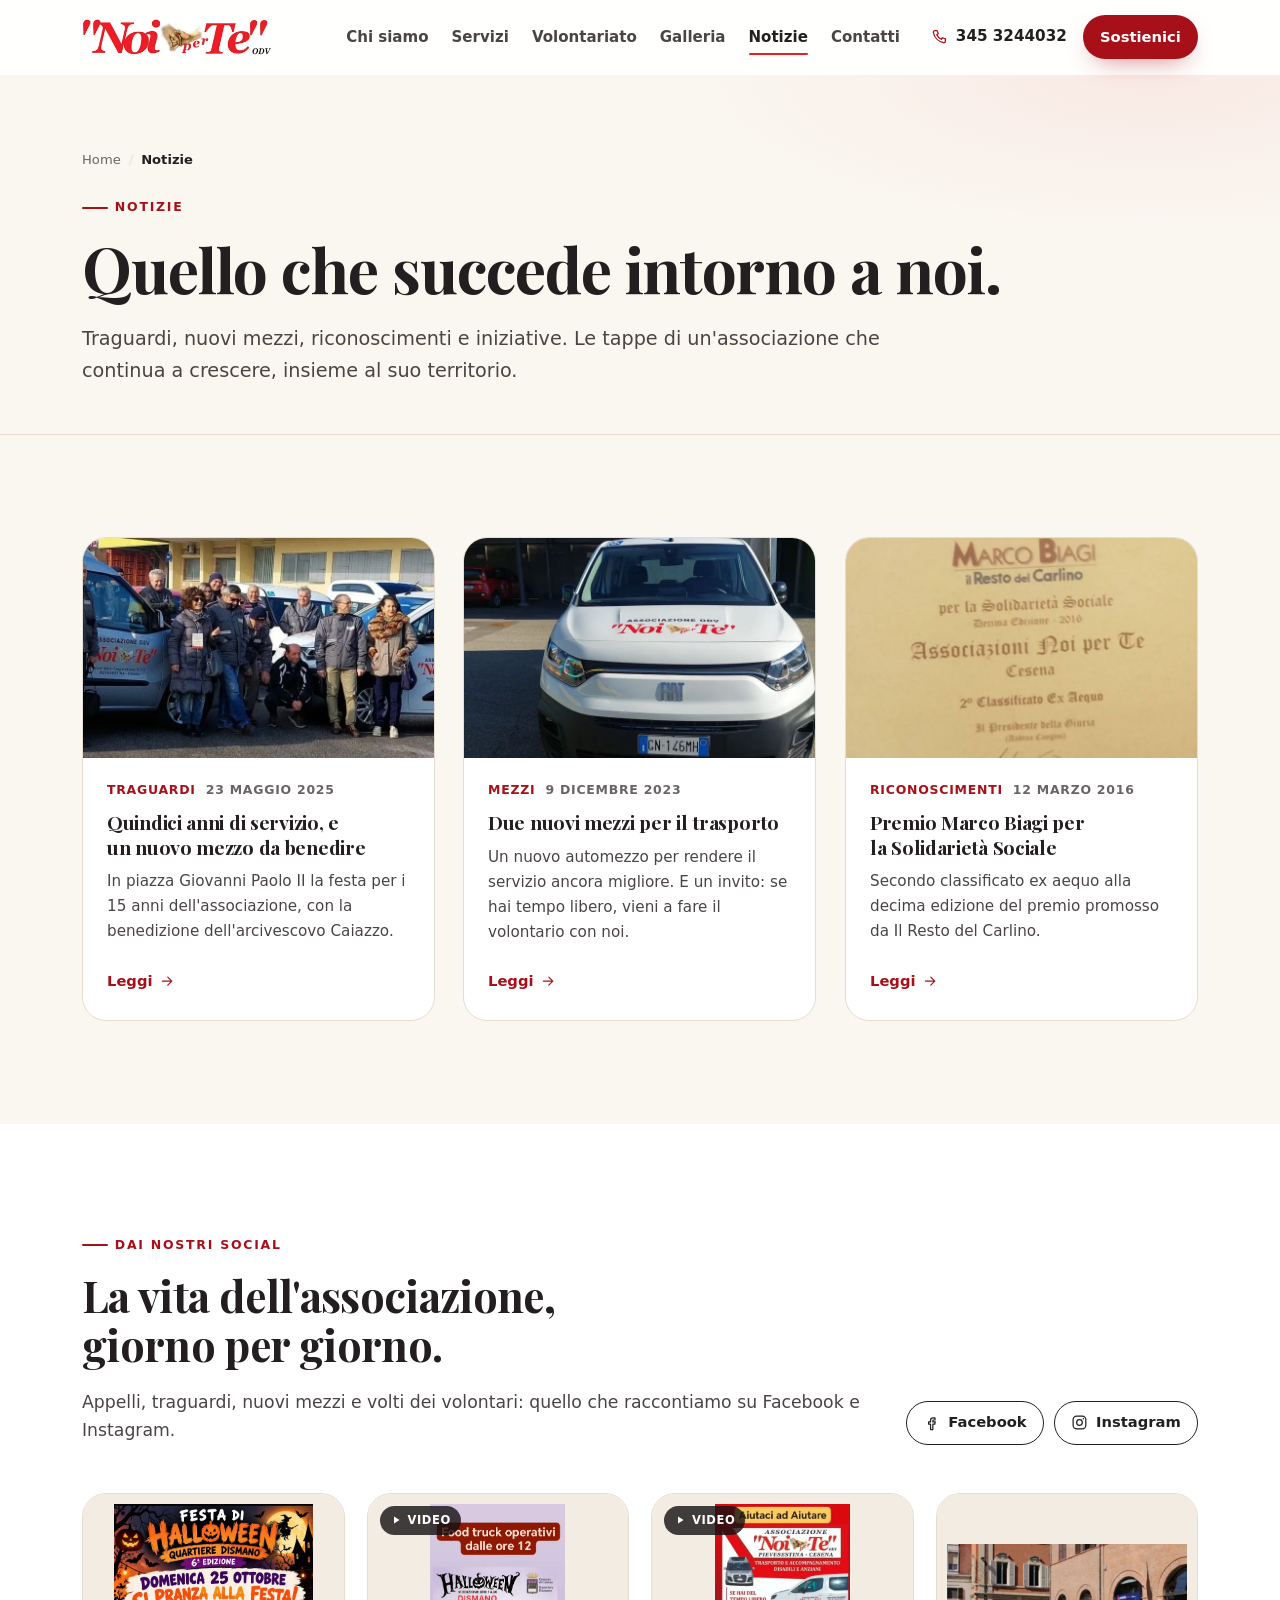
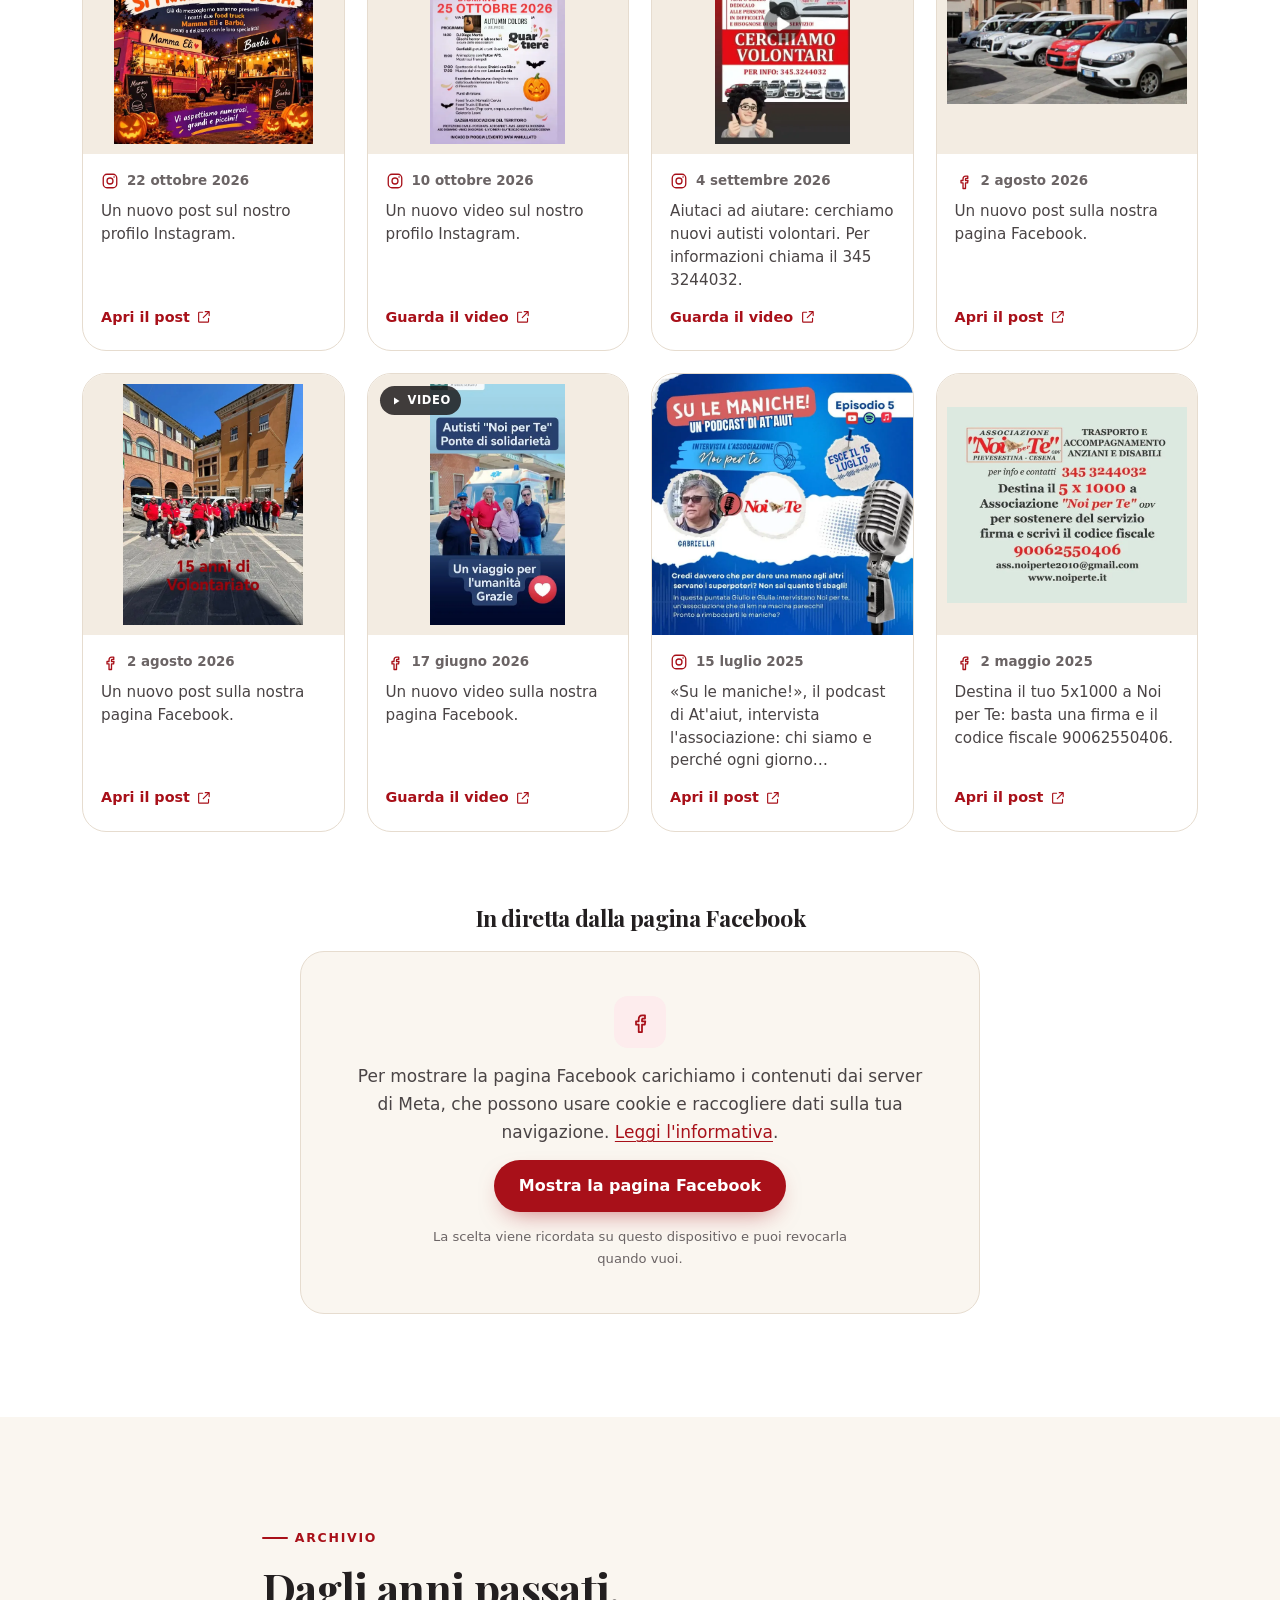
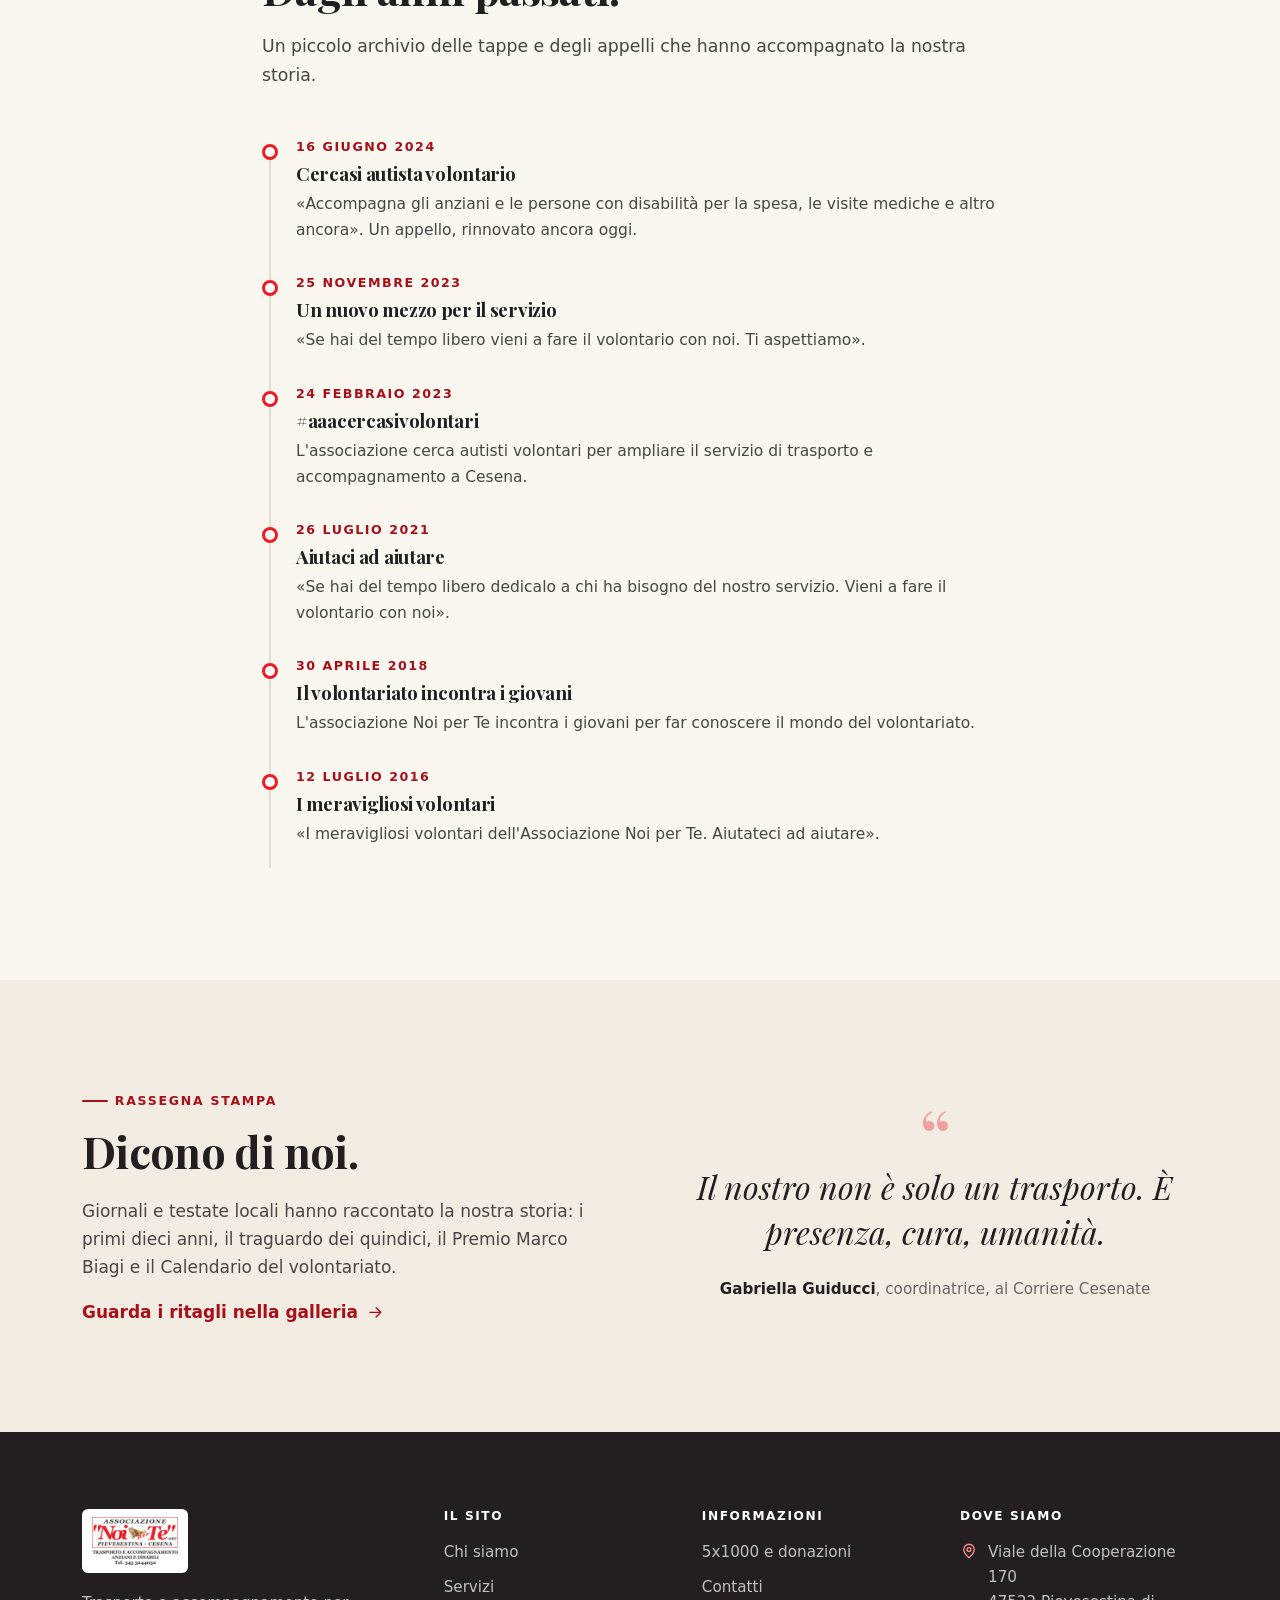
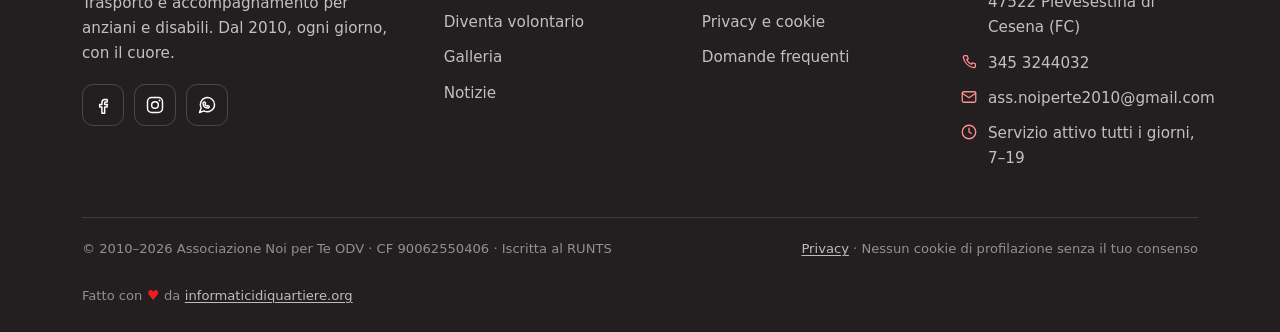
<file: notizie/index.html>
<!DOCTYPE html>
<html lang="it" class="no-js">
<head>
  <meta charset="utf-8">
  <meta name="viewport" content="width=device-width, initial-scale=1">

  <title>Notizie e iniziative | Associazione Noi per Te ODV</title>
  <meta name="description" content="Le ultime notizie dell&#x27;associazione Noi per Te: 15 anni di servizio, nuovi mezzi, premio Marco Biagi e iniziative sul territorio di Cesena.">
  <link rel="canonical" href="https://www.noiperte.it/notizie/">
  <meta name="robots" content="index, follow, max-image-preview:large, max-snippet:-1">
  <meta name="author" content="Associazione Noi per Te ODV">
  <meta name="theme-color" content="#231F20">
  <meta name="format-detection" content="telephone=no">

  <meta property="og:type" content="website">
  <meta property="og:site_name" content="Associazione Noi per Te ODV">
  <meta property="og:locale" content="it_IT">
  <meta property="og:title" content="Notizie e iniziative | Associazione Noi per Te ODV">
  <meta property="og:description" content="Le ultime notizie dell&#x27;associazione Noi per Te: 15 anni di servizio, nuovi mezzi, premio Marco Biagi e iniziative sul territorio di Cesena.">
  <meta property="og:url" content="https://www.noiperte.it/notizie/">
  <meta property="og:image" content="https://www.noiperte.it/og-image.jpg">
  <meta property="og:image:width" content="1200">
  <meta property="og:image:height" content="630">
  <meta property="og:image:alt" content="Associazione Noi per Te ODV, trasporto e accompagnamento anziani e disabili a Cesena">
  <meta name="twitter:card" content="summary_large_image">
  <meta name="twitter:title" content="Notizie e iniziative | Associazione Noi per Te ODV">
  <meta name="twitter:description" content="Le ultime notizie dell&#x27;associazione Noi per Te: 15 anni di servizio, nuovi mezzi, premio Marco Biagi e iniziative sul territorio di Cesena.">
  <meta name="twitter:image" content="https://www.noiperte.it/og-image.jpg">

  <link rel="icon" href="/favicon.ico" sizes="32x32">
  <link rel="icon" href="/favicon.svg" type="image/svg+xml">
  <link rel="apple-touch-icon" href="/apple-touch-icon.png">
  <link rel="manifest" href="/site.webmanifest">

  <link rel="preload" href="/assets/fonts/playfair-display-latin.woff2" as="font" type="font/woff2" crossorigin>
  <link rel="stylesheet" href="/assets/css/style.css">
  <script>document.documentElement.className = document.documentElement.className.replace('no-js', 'js');</script>
  <script type="application/ld+json">
{
  "@context": "https://schema.org",
  "@graph": [
    {
      "@type": "NGO",
      "@id": "https://www.noiperte.it/#organizzazione",
      "name": "Associazione Noi per Te ODV",
      "alternateName": [
        "Noi per Te ODV",
        "Associazione \"Noi per Te\" ODV"
      ],
      "url": "https://www.noiperte.it/",
      "logo": "https://www.noiperte.it/assets/img/logo-full.png",
      "image": "https://www.noiperte.it/og-image.jpg",
      "description": "Organizzazione di volontariato di Pievesestina di Cesena che dal 2010 offre trasporto e accompagnamento a persone anziane, disabili e non autosufficienti.",
      "foundingDate": "2010-07",
      "taxID": "90062550406",
      "nonprofitStatus": "Organizzazione di Volontariato iscritta al RUNTS",
      "email": "ass.noiperte2010@gmail.com",
      "telephone": "+39 345 3244032",
      "address": {
        "@type": "PostalAddress",
        "streetAddress": "Viale della Cooperazione 170",
        "addressLocality": "Pievesestina di Cesena",
        "addressRegion": "Emilia-Romagna",
        "postalCode": "47522",
        "addressCountry": "IT"
      },
      "areaServed": [
        {
          "@type": "City",
          "name": "Cesena"
        },
        {
          "@type": "AdministrativeArea",
          "name": "Provincia di Forlì-Cesena"
        }
      ],
      "knowsAbout": [
        "Trasporto e accompagnamento di anziani",
        "Trasporto e accompagnamento di persone con disabilità",
        "Trasporto per dialisi",
        "Accompagnamento a visite mediche",
        "Volontariato sociale"
      ],
      "sameAs": [
        "https://www.facebook.com/NoiPerTe",
        "https://www.instagram.com/gabriellagu57"
      ],
      "contactPoint": {
        "@type": "ContactPoint",
        "telephone": "+39 345 3244032",
        "contactType": "customer service",
        "availableLanguage": "it"
      }
    },
    {
      "@type": "WebSite",
      "@id": "https://www.noiperte.it/#sito",
      "url": "https://www.noiperte.it/",
      "name": "Associazione Noi per Te ODV",
      "inLanguage": "it-IT",
      "publisher": {
        "@id": "https://www.noiperte.it/#organizzazione"
      }
    },
    {
      "@type": "CollectionPage",
      "@id": "https://www.noiperte.it/notizie/#pagina",
      "url": "https://www.noiperte.it/notizie/",
      "name": "Notizie e iniziative | Associazione Noi per Te ODV",
      "description": "Le ultime notizie dell'associazione Noi per Te a Cesena.",
      "isPartOf": {
        "@id": "https://www.noiperte.it/#sito"
      },
      "about": {
        "@id": "https://www.noiperte.it/#organizzazione"
      },
      "inLanguage": "it-IT",
      "primaryImageOfPage": "https://www.noiperte.it/og-image.jpg"
    },
    {
      "@type": "BreadcrumbList",
      "itemListElement": [
        {
          "@type": "ListItem",
          "position": 1,
          "name": "Home",
          "item": "https://www.noiperte.it/"
        },
        {
          "@type": "ListItem",
          "position": 2,
          "name": "Notizie",
          "item": "https://www.noiperte.it/notizie/"
        }
      ]
    }
  ]
}
  </script>
</head>
<body>
<a class="skip-link" href="#main">Salta al contenuto principale</a>

<!-- Sprite icone SVG -->
<svg xmlns="http://www.w3.org/2000/svg" style="display:none" aria-hidden="true">
  <symbol id="i-arrow" viewBox="0 0 24 24"><path d="M5 12h14M13 6l6 6-6 6"/></symbol>
  <symbol id="i-arrow-left" viewBox="0 0 24 24"><path d="M19 12H5M11 6l-6 6 6 6"/></symbol>
  <symbol id="i-chevron" viewBox="0 0 24 24"><path d="M9 6l6 6-6 6"/></symbol>
  <symbol id="i-phone" viewBox="0 0 24 24"><path d="M6.5 3.5h3l1.5 4-2 1.5a12 12 0 0 0 6 6l1.5-2 4 1.5v3a2 2 0 0 1-2.2 2A17 17 0 0 1 4.5 5.7 2 2 0 0 1 6.5 3.5Z"/></symbol>
  <symbol id="i-mail" viewBox="0 0 24 24"><rect x="3" y="5" width="18" height="14" rx="2"/><path d="m3 7 9 6 9-6"/></symbol>
  <symbol id="i-pin" viewBox="0 0 24 24"><path d="M12 21s7-6.1 7-11a7 7 0 1 0-14 0c0 4.9 7 11 7 11Z"/><circle cx="12" cy="10" r="2.6"/></symbol>
  <symbol id="i-clock" viewBox="0 0 24 24"><circle cx="12" cy="12" r="9"/><path d="M12 7v5l3 2"/></symbol>
  <symbol id="i-users" viewBox="0 0 24 24"><path d="M16 21v-1.8a4 4 0 0 0-4-4H6a4 4 0 0 0-4 4V21"/><circle cx="9" cy="7" r="4"/><path d="M22 21v-1.8a4 4 0 0 0-3-3.87"/><path d="M16 3.13a4 4 0 0 1 0 7.75"/></symbol>
  <symbol id="i-wheelchair" viewBox="0 0 24 24"><circle cx="10" cy="4" r="1.9"/><path d="M10 7v7h6l2.5 5"/><path d="M16 14h-6"/><circle cx="8" cy="17" r="4"/></symbol>
  <symbol id="i-van" viewBox="0 0 24 24"><path d="M3 17V8a1 1 0 0 1 1-1h9l4 4h3a1 1 0 0 1 1 1v5"/><path d="M3 17h1M9 17h6M18 17h2"/><circle cx="7" cy="17" r="2"/><circle cx="17" cy="17" r="2"/><path d="M13 7v4h4"/></symbol>
  <symbol id="i-heart" viewBox="0 0 24 24"><path d="M12 20.3S3.5 15.2 3.5 9.9A4.7 4.7 0 0 1 12 6.9a4.7 4.7 0 0 1 8.5 3c0 5.3-8.5 10.4-8.5 10.4Z"/></symbol>
  <symbol id="i-calendar" viewBox="0 0 24 24"><rect x="3" y="5" width="18" height="16" rx="2"/><path d="M3 10h18M8 3v4M16 3v4"/></symbol>
  <symbol id="i-check" viewBox="0 0 24 24"><path d="m4 12 5 5L20 6"/></symbol>
  <symbol id="i-play" viewBox="0 0 24 24"><path d="M8 5v14l11-7Z"/></symbol>
  <symbol id="i-menu" viewBox="0 0 24 24"><path d="M4 7h16M4 12h16M4 17h16"/></symbol>
  <symbol id="i-close" viewBox="0 0 24 24"><path d="M6 6l12 12M18 6 6 18"/></symbol>
  <symbol id="i-whatsapp" viewBox="0 0 24 24"><path d="M21 11.5a8.5 8.5 0 0 1-12.6 7.5L3 21l2-5.4A8.5 8.5 0 1 1 21 11.5Z"/><path d="M8.6 8.3c.3-.1.7 0 .9.3l.7 1.2c.1.3.1.6-.1.8l-.5.5c.5 1 1.3 1.8 2.3 2.3l.5-.5c.2-.2.5-.3.8-.1l1.2.7c.3.2.4.6.3.9-.3.8-1.1 1.4-2 1.3-2.9-.3-5.2-2.6-5.5-5.5-.1-.8.5-1.6 1.4-1.9Z"/></symbol>
  <symbol id="i-facebook" viewBox="0 0 24 24"><path d="M14.5 8.5H17V5.4h-2.7c-2.2 0-3.6 1.5-3.6 3.8v2.1H8v3.2h2.7V22h3.3v-7.5h2.8l.5-3.2h-3.3V9.6c0-.7.3-1.1 1-1.1Z"/></symbol>
  <symbol id="i-instagram" viewBox="0 0 24 24"><rect x="3" y="3" width="18" height="18" rx="5"/><circle cx="12" cy="12" r="4"/><circle cx="17.4" cy="6.6" r="1.1" fill="currentColor" stroke="none"/></symbol>
  <symbol id="i-copy" viewBox="0 0 24 24"><rect x="9" y="9" width="12" height="12" rx="2"/><path d="M5 15H4a1 1 0 0 1-1-1V4a1 1 0 0 1 1-1h10a1 1 0 0 1 1 1v1"/></symbol>
  <symbol id="i-external" viewBox="0 0 24 24"><path d="M14 4h6v6M20 4l-9 9M19 14v5a1 1 0 0 1-1 1H5a1 1 0 0 1-1-1V6a1 1 0 0 1 1-1h5"/></symbol>
  <symbol id="i-award" viewBox="0 0 24 24"><circle cx="12" cy="9" r="5"/><path d="m8.5 13-1.5 8 5-3 5 3-1.5-8"/></symbol>
  <symbol id="i-route" viewBox="0 0 24 24"><circle cx="6" cy="19" r="2"/><circle cx="18" cy="5" r="2"/><path d="M8 19h7a4 4 0 0 0 0-8H9a4 4 0 0 1 0-8h7"/></symbol>
  <symbol id="i-school" viewBox="0 0 24 24"><path d="m12 3 9 5-9 5-9-5 9-5Z"/><path d="M6 10v5c0 1.7 2.7 3 6 3s6-1.3 6-3v-5"/></symbol>
  <symbol id="i-sun" viewBox="0 0 24 24"><circle cx="12" cy="12" r="4"/><path d="M12 2v2M12 20v2M4.9 4.9l1.4 1.4M17.7 17.7l1.4 1.4M2 12h2M20 12h2M4.9 19.1l1.4-1.4M17.7 6.3l1.4-1.4"/></symbol>
  <symbol id="i-leaf" viewBox="0 0 24 24"><path d="M20 4c-9 0-16 4-16 11a5 5 0 0 0 5 5c7 0 11-7 11-16Z"/><path d="M4 20c3-6 7-9 12-11"/></symbol>
  <symbol id="i-shield" viewBox="0 0 24 24"><path d="M12 3l8 3v6c0 5-3.5 8-8 9-4.5-1-8-4-8-9V6l8-3Z"/><path d="m9 12 2 2 4-4"/></symbol>
</svg>

<header class="site-header" data-header>
  <div class="shell header-inner">
    <a class="brand" href="/" aria-label="Associazione Noi per Te ODV — vai alla home">
      <picture>
        <source type="image/webp" srcset="/assets/img/logo-wordmark-senza-bordo-360.webp 360w, /assets/img/logo-wordmark-senza-bordo-640.webp 640w, /assets/img/logo-wordmark-senza-bordo-1080.webp 1080w" sizes="224px">
        <img src="/assets/img/logo-wordmark-senza-bordo-640.jpg" alt="Noi per Te ODV — trasporto e accompagnamento anziani e disabili" width="1699" height="340">
      </picture>
    </a>

    <nav class="nav" aria-label="Navigazione principale">
      <ul>
        <li><a href="/chi-siamo/">Chi siamo</a></li>
        <li><a href="/servizi/">Servizi</a></li>
        <li><a href="/diventa-volontario/">Volontariato</a></li>
        <li><a href="/galleria/">Galleria</a></li>
        <li><a href="/notizie/" aria-current="page">Notizie</a></li>
        <li><a href="/contatti/">Contatti</a></li>
      </ul>
    </nav>

    <div class="header-actions">
      <a class="header-phone" href="tel:+393453244032" aria-label="Chiama il 345 3244032">
        <svg class="icon" aria-hidden="true"><use href="#i-phone"/></svg>
        <span class="header-phone__num">345 3244032</span>
      </a>
      <a class="btn btn--primary btn--sm btn--header-cta" href="/sostienici/">Sostienici</a>
      <button class="nav-toggle" type="button" aria-expanded="false" aria-controls="mobile-nav" data-nav-toggle>
        <span class="sr-only">Apri il menu</span>
        <svg class="icon icon--menu" aria-hidden="true"><use href="#i-menu"/></svg>
        <svg class="icon icon--close" aria-hidden="true"><use href="#i-close"/></svg>
      </button>
    </div>
  </div>
</header>

<div class="mobile-nav" id="mobile-nav" tabindex="-1" data-drawer hidden>
  <nav aria-label="Navigazione mobile">
    <ul>
      <li><a class="mobile-link" href="/chi-siamo/">Chi siamo <svg class="icon" aria-hidden="true"><use href="#i-chevron"/></svg></a></li>
      <li><a class="mobile-link" href="/servizi/">Servizi <svg class="icon" aria-hidden="true"><use href="#i-chevron"/></svg></a></li>
      <li><a class="mobile-link" href="/diventa-volontario/">Volontariato <svg class="icon" aria-hidden="true"><use href="#i-chevron"/></svg></a></li>
      <li><a class="mobile-link" href="/galleria/">Galleria <svg class="icon" aria-hidden="true"><use href="#i-chevron"/></svg></a></li>
      <li><a class="mobile-link" href="/notizie/" aria-current="page">Notizie <svg class="icon" aria-hidden="true"><use href="#i-chevron"/></svg></a></li>
      <li><a class="mobile-link" href="/contatti/">Contatti <svg class="icon" aria-hidden="true"><use href="#i-chevron"/></svg></a></li>
      <li><a class="mobile-link" href="/sostienici/">Sostienici <svg class="icon" aria-hidden="true"><use href="#i-chevron"/></svg></a></li>
    </ul>
  </nav>
  <div class="drawer-actions">
    <a class="btn btn--primary btn--block" href="tel:+393453244032">
      <svg class="icon" aria-hidden="true"><use href="#i-phone"/></svg> Chiama 345 3244032
    </a>
    <a class="btn btn--ghost btn--block" href="mailto:ass.noiperte2010@gmail.com">
      <svg class="icon" aria-hidden="true"><use href="#i-mail"/></svg> Scrivici una email
    </a>
  </div>
  <div class="drawer-contact">
    <a href="https://maps.google.com/?q=Viale+della+Cooperazione+170,+47522+Pievesestina+di+Cesena" target="_blank" rel="noopener">
      <svg class="icon" aria-hidden="true"><use href="#i-pin"/></svg>
      Viale della Cooperazione 170, Pievesestina di Cesena
    </a>
    <div class="drawer-social">
      <a href="https://www.facebook.com/NoiPerTe" target="_blank" rel="noopener" aria-label="Facebook"><svg class="icon" aria-hidden="true"><use href="#i-facebook"/></svg></a>
      <a href="https://www.instagram.com/gabriellagu57" target="_blank" rel="noopener" aria-label="Instagram"><svg class="icon" aria-hidden="true"><use href="#i-instagram"/></svg></a>
      <a href="https://wa.me/393453244032" target="_blank" rel="noopener" aria-label="WhatsApp"><svg class="icon" aria-hidden="true"><use href="#i-whatsapp"/></svg></a>
    </div>
  </div>
</div>

<main id="main">

<section class="page-hero">
  <div class="shell">
    <nav aria-label="Percorso di navigazione">
<ol class="breadcrumb">
  <li><a href="/">Home</a></li>
  <li><span aria-current="page">Notizie</span></li>
</ol>
</nav>
    <p class="eyebrow">Notizie</p>
    <h1>Quello che succede intorno a noi.</h1>
    <p class="lead">Traguardi, nuovi mezzi, riconoscimenti e iniziative. Le tappe di un'associazione che continua a crescere, insieme al suo territorio.</p>
  </div>
</section>

<section class="section">
  <div class="shell">
    <div class="news-grid">
      <a class="news-card reveal" data-delay="0" href="/notizie/15-anni-di-servizio/">
  <div class="news-card__media">
    <picture>
      <source type="image/webp" srcset="/assets/img/gruppo-volontari-720.webp">
      <img src="/assets/img/gruppo-volontari-720.jpg" alt="I volontari dell&#x27;associazione riuniti accanto ai mezzi" width="720" height="720" loading="lazy" decoding="async">
    </picture>
  </div>
  <div class="news-card__body">
    <div class="news-card__meta"><span class="tag">Traguardi</span><time datetime="2025-05-23">23 maggio 2025</time></div>
    <h3>Quindici anni di servizio, e un nuovo mezzo da benedire</h3>
    <p>In piazza Giovanni Paolo II la festa per i 15 anni dell'associazione, con la benedizione dell'arcivescovo Caiazzo.</p>
    <span class="link-arrow">Leggi <svg class="icon" aria-hidden="true"><use href="#i-arrow"/></svg></span>
  </div>
</a>
      <a class="news-card reveal" data-delay="1" href="/notizie/nuovi-mezzi-per-il-trasporto/">
  <div class="news-card__media">
    <picture>
      <source type="image/webp" srcset="/assets/img/fiat-doblo-anteriore-720.webp">
      <img src="/assets/img/fiat-doblo-anteriore-720.jpg" alt="Il fronte di un Fiat Doblò bianco con il logo Noi per Te sul cofano" width="720" height="720" loading="lazy" decoding="async">
    </picture>
  </div>
  <div class="news-card__body">
    <div class="news-card__meta"><span class="tag">Mezzi</span><time datetime="2023-12-09">9 dicembre 2023</time></div>
    <h3>Due nuovi mezzi per il trasporto</h3>
    <p>Un nuovo automezzo per rendere il servizio ancora migliore. E un invito: se hai tempo libero, vieni a fare il volontario con noi.</p>
    <span class="link-arrow">Leggi <svg class="icon" aria-hidden="true"><use href="#i-arrow"/></svg></span>
  </div>
</a>
      <a class="news-card reveal" data-delay="2" href="/notizie/premio-marco-biagi-2016/">
  <div class="news-card__media">
    <picture>
      <source type="image/webp" srcset="/assets/img/premio-marco-biagi-2016-720.webp">
      <img src="/assets/img/premio-marco-biagi-2016-720.jpg" alt="Attestato del Premio Marco Biagi 2016 per la Solidarietà Sociale" width="720" height="720" loading="lazy" decoding="async">
    </picture>
  </div>
  <div class="news-card__body">
    <div class="news-card__meta"><span class="tag">Riconoscimenti</span><time datetime="2016-03-12">12 marzo 2016</time></div>
    <h3>Premio Marco Biagi per la Solidarietà Sociale</h3>
    <p>Secondo classificato ex aequo alla decima edizione del premio promosso da Il Resto del Carlino.</p>
    <span class="link-arrow">Leggi <svg class="icon" aria-hidden="true"><use href="#i-arrow"/></svg></span>
  </div>
</a>
    </div>
  </div>
</section>

<section class="section section--white" id="social">
  <div class="shell">
    <div class="section-head section-head--row">
      <div>
        <p class="eyebrow">Dai nostri social</p>
        <h2>La vita dell'associazione, giorno per giorno.</h2>
        <p>Appelli, traguardi, nuovi mezzi e volti dei volontari: quello che raccontiamo su Facebook e Instagram.</p>
      </div>
      <div class="social-links">
        <a class="btn btn--outline btn--sm" href="https://www.facebook.com/NoiPerTe" target="_blank" rel="noopener"><svg class="icon" aria-hidden="true"><use href="#i-facebook"/></svg> Facebook</a>
        <a class="btn btn--outline btn--sm" href="https://www.instagram.com/gabriellagu57" target="_blank" rel="noopener"><svg class="icon" aria-hidden="true"><use href="#i-instagram"/></svg> Instagram</a>
      </div>
    </div>

    <!-- social:inizio -->
    <ul class="social-grid">
      <li>
        <a class="social-card" href="https://www.instagram.com/p/DeyOSIylSxl/" target="_blank" rel="noopener">
          <span class="social-card__media social-card__media--intera">
            <picture><source type="image/webp" srcset="/assets/img/social-2026-10-22-instagram-a49725.webp"><img src="/assets/img/social-2026-10-22-instagram-a49725.jpg" alt="" width="595" height="720" loading="lazy" decoding="async"></picture>
          </span>
          <span class="social-card__body">
            <span class="social-card__meta"><svg class="icon" aria-hidden="true"><use href="#i-instagram"/></svg><span class="sr-only">Instagram, </span><time datetime="2026-10-22">22 ottobre 2026</time></span>
            <span class="social-card__text">Un nuovo post sul nostro profilo Instagram.</span>
            <span class="link-arrow">Apri il post <svg class="icon" aria-hidden="true"><use href="#i-external"/></svg></span>
          </span>
        </a>
      </li>
      <li>
        <a class="social-card" href="https://www.instagram.com/p/DeU42F8hlcn/" target="_blank" rel="noopener">
          <span class="social-card__media social-card__media--intera">
            <picture><source type="image/webp" srcset="/assets/img/social-2026-10-10-instagram-f5d65a.webp"><img src="/assets/img/social-2026-10-10-instagram-f5d65a.jpg" alt="" width="405" height="720" loading="lazy" decoding="async"></picture>
            <span class="social-card__badge"><svg class="icon" aria-hidden="true"><use href="#i-play"/></svg> Video</span>
          </span>
          <span class="social-card__body">
            <span class="social-card__meta"><svg class="icon" aria-hidden="true"><use href="#i-instagram"/></svg><span class="sr-only">Instagram, </span><time datetime="2026-10-10">10 ottobre 2026</time></span>
            <span class="social-card__text">Un nuovo video sul nostro profilo Instagram.</span>
            <span class="link-arrow">Guarda il video <svg class="icon" aria-hidden="true"><use href="#i-external"/></svg></span>
          </span>
        </a>
      </li>
      <li>
        <a class="social-card" href="https://www.instagram.com/reel/Dc2mJjMAs5W/" target="_blank" rel="noopener">
          <span class="social-card__media social-card__media--intera">
            <picture><source type="image/webp" srcset="/assets/img/social-aiutaci-ad-aiutare-2026.webp"><img src="/assets/img/social-aiutaci-ad-aiutare-2026.jpg" alt="" width="360" height="640" loading="lazy" decoding="async"></picture>
            <span class="social-card__badge"><svg class="icon" aria-hidden="true"><use href="#i-play"/></svg> Video</span>
          </span>
          <span class="social-card__body">
            <span class="social-card__meta"><svg class="icon" aria-hidden="true"><use href="#i-instagram"/></svg><span class="sr-only">Instagram, </span><time datetime="2026-09-04">4 settembre 2026</time></span>
            <span class="social-card__text">Aiutaci ad aiutare: cerchiamo nuovi autisti volontari. Per informazioni chiama il 345 3244032.</span>
            <span class="link-arrow">Guarda il video <svg class="icon" aria-hidden="true"><use href="#i-external"/></svg></span>
          </span>
        </a>
      </li>
      <li>
        <a class="social-card" href="https://www.facebook.com/NoiPerTe/posts/2567744763689174" target="_blank" rel="noopener">
          <span class="social-card__media social-card__media--intera">
            <picture><source type="image/webp" srcset="/assets/img/social-2026-08-02-facebook-a45402.webp"><img src="/assets/img/social-2026-08-02-facebook-a45402.jpg" alt="" width="720" height="480" loading="lazy" decoding="async"></picture>
          </span>
          <span class="social-card__body">
            <span class="social-card__meta"><svg class="icon" aria-hidden="true"><use href="#i-facebook"/></svg><span class="sr-only">Facebook, </span><time datetime="2026-08-02">2 agosto 2026</time></span>
            <span class="social-card__text">Un nuovo post sulla nostra pagina Facebook.</span>
            <span class="link-arrow">Apri il post <svg class="icon" aria-hidden="true"><use href="#i-external"/></svg></span>
          </span>
        </a>
      </li>
      <li>
        <a class="social-card" href="https://www.facebook.com/NoiPerTe/posts/pfbid0gJXceXDLu5H7PyNcifMD6rKXdN5RNyMTPka4vmrWz1uf5s92RJvcaX3gF1DwV9m9l" target="_blank" rel="noopener">
          <span class="social-card__media social-card__media--intera">
            <picture><source type="image/webp" srcset="/assets/img/social-2026-08-02-facebook-641f30.webp"><img src="/assets/img/social-2026-08-02-facebook-641f30.jpg" alt="" width="540" height="720" loading="lazy" decoding="async"></picture>
          </span>
          <span class="social-card__body">
            <span class="social-card__meta"><svg class="icon" aria-hidden="true"><use href="#i-facebook"/></svg><span class="sr-only">Facebook, </span><time datetime="2026-08-02">2 agosto 2026</time></span>
            <span class="social-card__text">Un nuovo post sulla nostra pagina Facebook.</span>
            <span class="link-arrow">Apri il post <svg class="icon" aria-hidden="true"><use href="#i-external"/></svg></span>
          </span>
        </a>
      </li>
      <li>
        <a class="social-card" href="https://www.facebook.com/reel/995182366727267" target="_blank" rel="noopener">
          <span class="social-card__media social-card__media--intera">
            <picture><source type="image/webp" srcset="/assets/img/social-2026-06-17-facebook-18204b.webp"><img src="/assets/img/social-2026-06-17-facebook-18204b.jpg" alt="" width="405" height="720" loading="lazy" decoding="async"></picture>
            <span class="social-card__badge"><svg class="icon" aria-hidden="true"><use href="#i-play"/></svg> Video</span>
          </span>
          <span class="social-card__body">
            <span class="social-card__meta"><svg class="icon" aria-hidden="true"><use href="#i-facebook"/></svg><span class="sr-only">Facebook, </span><time datetime="2026-06-17">17 giugno 2026</time></span>
            <span class="social-card__text">Un nuovo video sulla nostra pagina Facebook.</span>
            <span class="link-arrow">Guarda il video <svg class="icon" aria-hidden="true"><use href="#i-external"/></svg></span>
          </span>
        </a>
      </li>
      <li>
        <a class="social-card" href="https://www.instagram.com/p/DMHcfppO6Pp/" target="_blank" rel="noopener">
          <span class="social-card__media">
            <picture><source type="image/webp" srcset="/assets/img/social-podcast-su-le-maniche-2025.webp"><img src="/assets/img/social-podcast-su-le-maniche-2025.jpg" alt="" width="720" height="720" loading="lazy" decoding="async"></picture>
          </span>
          <span class="social-card__body">
            <span class="social-card__meta"><svg class="icon" aria-hidden="true"><use href="#i-instagram"/></svg><span class="sr-only">Instagram, </span><time datetime="2025-07-15">15 luglio 2025</time></span>
            <span class="social-card__text">«Su le maniche!», il podcast di At'aiut, intervista l'associazione: chi siamo e perché ogni giorno accendiamo il motore per qualcuno.</span>
            <span class="link-arrow">Apri il post <svg class="icon" aria-hidden="true"><use href="#i-external"/></svg></span>
          </span>
        </a>
      </li>
      <li>
        <a class="social-card" href="https://www.facebook.com/photo.php?fbid=1373593030991815&amp;set=a.622207039463755&amp;type=3" target="_blank" rel="noopener">
          <span class="social-card__media social-card__media--intera">
            <picture><source type="image/webp" srcset="/assets/img/5x1000-noi-per-te-720.webp"><img src="/assets/img/5x1000-noi-per-te-720.jpg" alt="" width="720" height="587" loading="lazy" decoding="async"></picture>
          </span>
          <span class="social-card__body">
            <span class="social-card__meta"><svg class="icon" aria-hidden="true"><use href="#i-facebook"/></svg><span class="sr-only">Facebook, </span><time datetime="2025-05-02">2 maggio 2025</time></span>
            <span class="social-card__text">Destina il tuo 5x1000 a Noi per Te: basta una firma e il codice fiscale 90062550406.</span>
            <span class="link-arrow">Apri il post <svg class="icon" aria-hidden="true"><use href="#i-external"/></svg></span>
          </span>
        </a>
      </li>
    </ul>
    <!-- social:fine -->

    <div class="social-live" data-social>
      <h3 class="social-live__title">In diretta dalla pagina Facebook</h3>
      <div class="social-consent" data-social-consent>
        <div class="social-consent__icons" aria-hidden="true">
          <span><svg class="icon"><use href="#i-facebook"/></svg></span>
        </div>
        <p>Per mostrare la pagina Facebook carichiamo i contenuti dai server di Meta, che possono usare cookie e raccogliere dati sulla tua navigazione. <a href="/privacy/#social">Leggi l'informativa</a>.</p>
        <button class="btn btn--primary" type="button" data-social-load>Mostra la pagina Facebook</button>
        <p class="social-consent__note">La scelta viene ricordata su questo dispositivo e puoi revocarla quando vuoi.</p>
      </div>
      <div class="social-feed" data-social-feed tabindex="-1" hidden>
        <div class="social-fb" data-fb="https://www.facebook.com/NoiPerTe" data-height="760" data-title="Ultimi post della pagina Facebook dell'Associazione Noi per Te"></div>
        <p class="social-revoke">Contenuti caricati da Facebook. <button class="link-btn" type="button" data-social-revoke>Non mostrarli più</button></p>
      </div>
    </div>
  </div>
</section>

<section class="section">
  <div class="shell shell--narrow">
    <div class="section-head">
      <p class="eyebrow">Archivio</p>
      <h2>Dagli anni passati.</h2>
      <p>Un piccolo archivio delle tappe e degli appelli che hanno accompagnato la nostra storia.</p>
    </div>
    <ol class="timeline">
      <li>
        <span class="year">16 giugno 2024</span>
        <h3>Cercasi autista volontario</h3>
        <p>«Accompagna gli anziani e le persone con disabilità per la spesa, le visite mediche e altro ancora». Un appello, rinnovato ancora oggi.</p>
      </li>
      <li>
        <span class="year">25 novembre 2023</span>
        <h3>Un nuovo mezzo per il servizio</h3>
        <p>«Se hai del tempo libero vieni a fare il volontario con noi. Ti aspettiamo».</p>
      </li>
      <li>
        <span class="year">24 febbraio 2023</span>
        <h3>#aaacercasivolontari</h3>
        <p>L'associazione cerca autisti volontari per ampliare il servizio di trasporto e accompagnamento a Cesena.</p>
      </li>
      <li>
        <span class="year">26 luglio 2021</span>
        <h3>Aiutaci ad aiutare</h3>
        <p>«Se hai del tempo libero dedicalo a chi ha bisogno del nostro servizio. Vieni a fare il volontario con noi».</p>
      </li>
      <li>
        <span class="year">30 aprile 2018</span>
        <h3>Il volontariato incontra i giovani</h3>
        <p>L'associazione Noi per Te incontra i giovani per far conoscere il mondo del volontariato.</p>
      </li>
      <li>
        <span class="year">12 luglio 2016</span>
        <h3>I meravigliosi volontari</h3>
        <p>«I meravigliosi volontari dell'Associazione Noi per Te. Aiutateci ad aiutare».</p>
      </li>
    </ol>
  </div>
</section>

<section class="section section--sand">
  <div class="shell split">
    <div class="split__content reveal">
      <p class="eyebrow">Rassegna stampa</p>
      <h2>Dicono di noi.</h2>
      <p>Giornali e testate locali hanno raccontato la nostra storia: i primi dieci anni, il traguardo dei quindici, il Premio Marco Biagi e il Calendario del volontariato.</p>
      <a class="link-arrow" href="/galleria/">Guarda i ritagli nella galleria <svg class="icon" aria-hidden="true"><use href="#i-arrow"/></svg></a>
    </div>
    <figure class="quote-block quote-small reveal" data-delay="1">
      <span class="quote-mark" aria-hidden="true">&ldquo;</span>
      <blockquote><p>Il nostro non è solo un trasporto. È presenza, cura, umanità.</p></blockquote>
      <figcaption><strong>Gabriella Guiducci</strong>, coordinatrice, al Corriere Cesenate</figcaption>
    </figure>
  </div>
</section>

</main>

<footer class="site-footer">
  <div class="shell">
    <div class="footer-grid">
      <div class="footer-brand">
        <img src="/assets/img/logo-full-400.jpg" alt="Associazione Noi per Te ODV — Pievesestina Cesena" width="400" height="224" loading="lazy" decoding="async">
        <p>Trasporto e accompagnamento per anziani e disabili. Dal 2010, ogni giorno, con il cuore.</p>
        <div class="footer-social">
          <a href="https://www.facebook.com/NoiPerTe" target="_blank" rel="noopener" aria-label="Seguici su Facebook"><svg class="icon" aria-hidden="true"><use href="#i-facebook"/></svg></a>
          <a href="https://www.instagram.com/gabriellagu57" target="_blank" rel="noopener" aria-label="Seguici su Instagram"><svg class="icon" aria-hidden="true"><use href="#i-instagram"/></svg></a>
          <a href="https://wa.me/393453244032" target="_blank" rel="noopener" aria-label="Scrivici su WhatsApp"><svg class="icon" aria-hidden="true"><use href="#i-whatsapp"/></svg></a>
        </div>
      </div>

      <div class="footer-col">
        <h3>Il sito</h3>
        <ul>
          <li><a href="/chi-siamo/">Chi siamo</a></li>
          <li><a href="/servizi/">Servizi</a></li>
          <li><a href="/diventa-volontario/">Diventa volontario</a></li>
          <li><a href="/galleria/">Galleria</a></li>
          <li><a href="/notizie/">Notizie</a></li>
        </ul>
      </div>

      <div class="footer-col">
        <h3>Informazioni</h3>
        <ul>
          <li><a href="/sostienici/">5x1000 e donazioni</a></li>
          <li><a href="/contatti/">Contatti</a></li>
          <li><a href="/privacy/">Privacy e cookie</a></li>
          <li><a href="/servizi/#faq">Domande frequenti</a></li>
        </ul>
      </div>

      <div class="footer-col footer-col--contact">
        <h3>Dove siamo</h3>
        <div class="footer-contact">
          <a href="https://maps.google.com/?q=Viale+della+Cooperazione+170,+47522+Pievesestina+di+Cesena" target="_blank" rel="noopener">
            <svg class="icon" aria-hidden="true"><use href="#i-pin"/></svg>
            <span>Viale della Cooperazione 170<br>47522 Pievesestina di Cesena (FC)</span>
          </a>
          <a href="tel:+393453244032"><svg class="icon" aria-hidden="true"><use href="#i-phone"/></svg> <span>345 3244032</span></a>
          <a href="mailto:ass.noiperte2010@gmail.com"><svg class="icon" aria-hidden="true"><use href="#i-mail"/></svg> <span>ass.noiperte2010@gmail.com</span></a>
          <span><svg class="icon" aria-hidden="true"><use href="#i-clock"/></svg> <span>Servizio attivo tutti i giorni, 7–19</span></span>
        </div>
      </div>
    </div>

    <div class="footer-bottom">
      <p>© 2010–<span data-year>2026</span> Associazione Noi per Te ODV · CF <span class="cf">90062550406</span> · Iscritta al RUNTS</p>
      <p><a href="/privacy/">Privacy</a> · Nessun cookie di profilazione senza il tuo consenso</p>
      <p class="footer-credit">Fatto con <span class="heart" aria-hidden="true">&hearts;</span> da <a href="https://informaticidiquartiere.org" target="_blank" rel="noopener">informaticidiquartiere.org</a></p>
    </div>
  </div>
</footer>

<script src="/assets/js/main.js" defer></script>
</body>
</html>
</file>
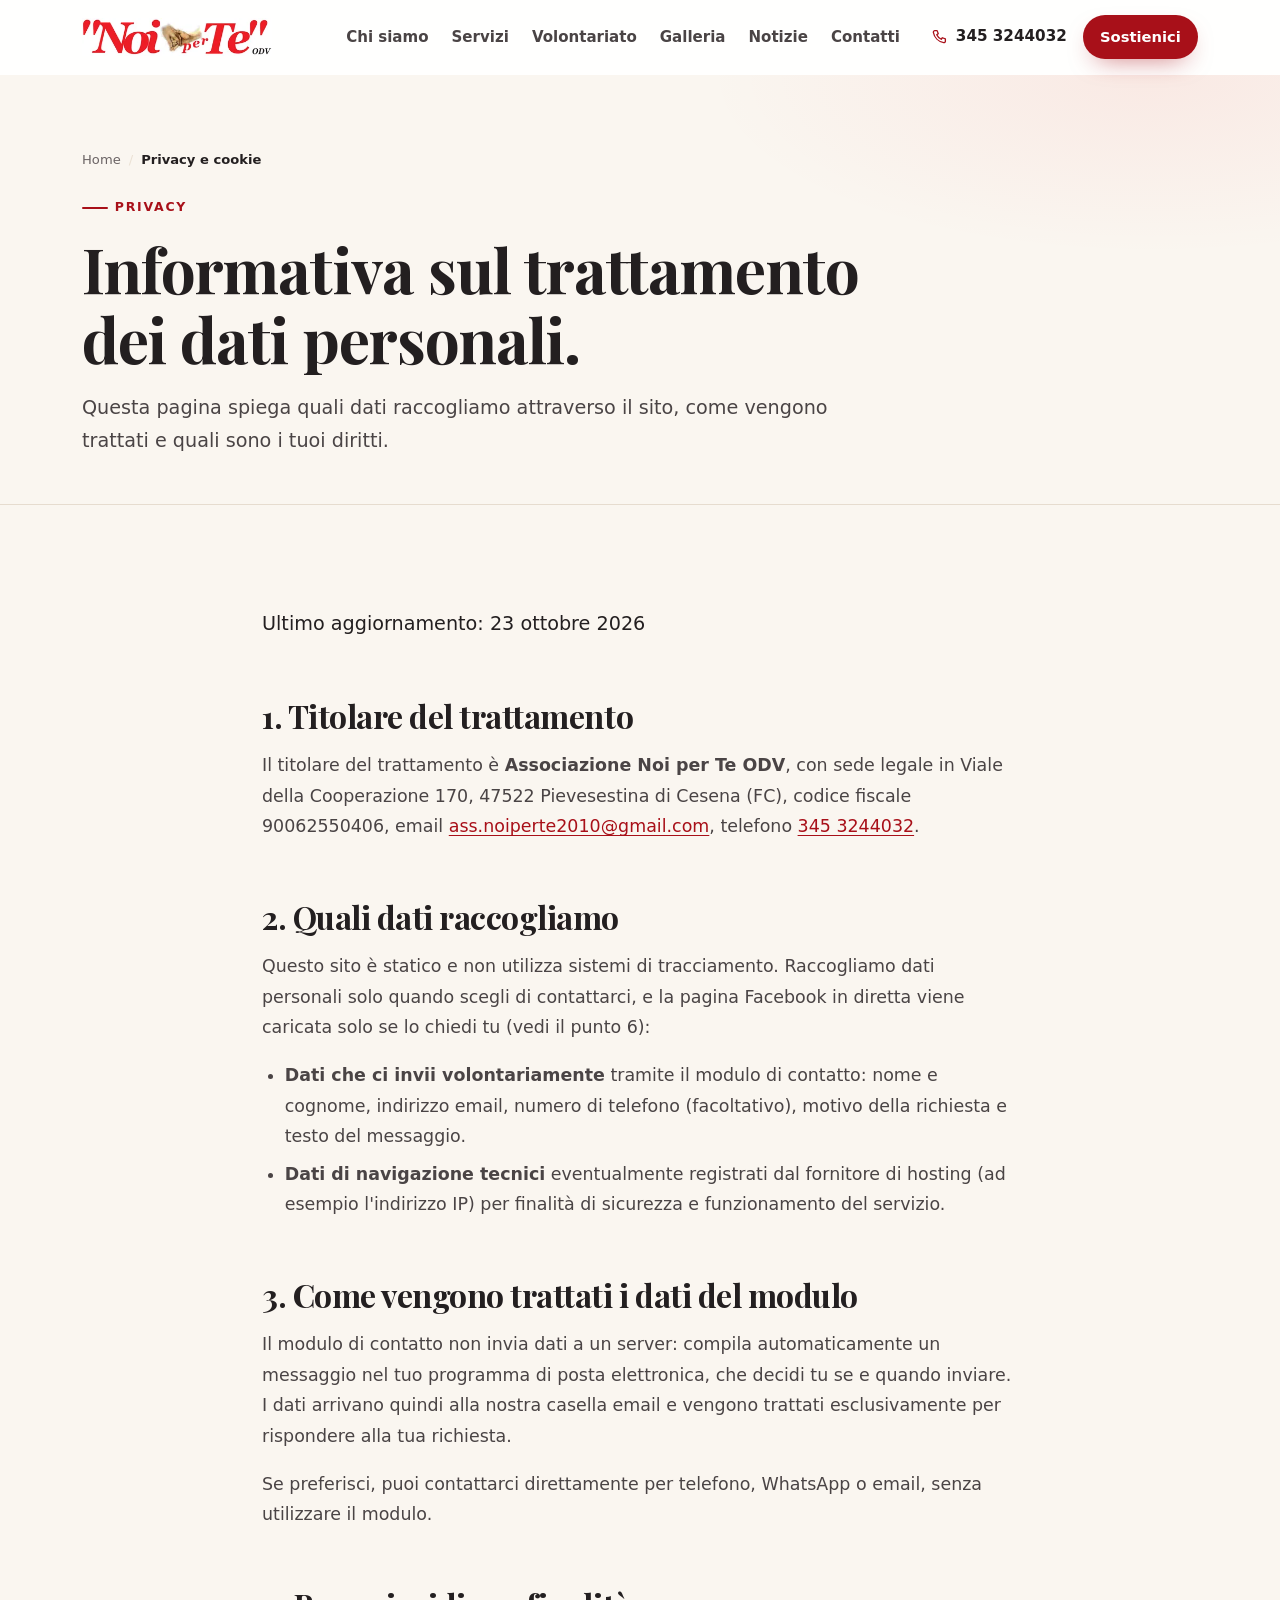
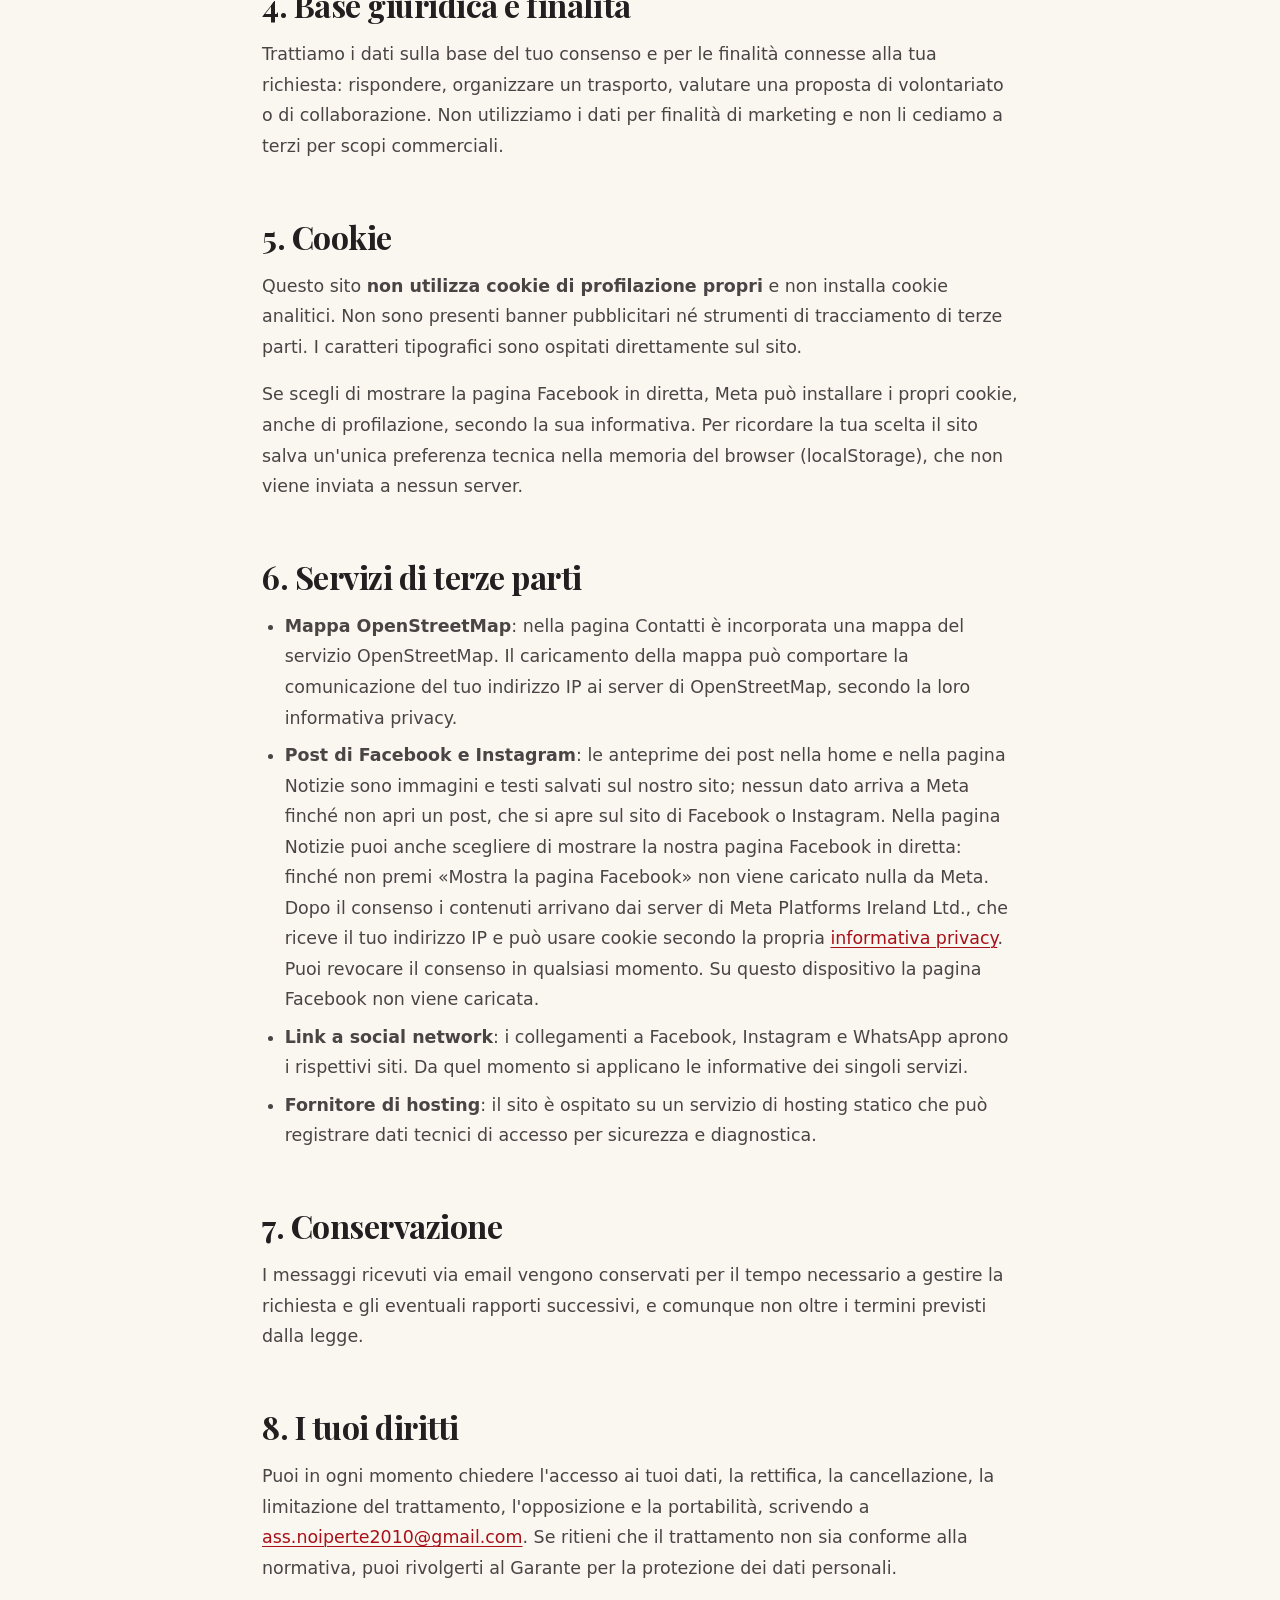
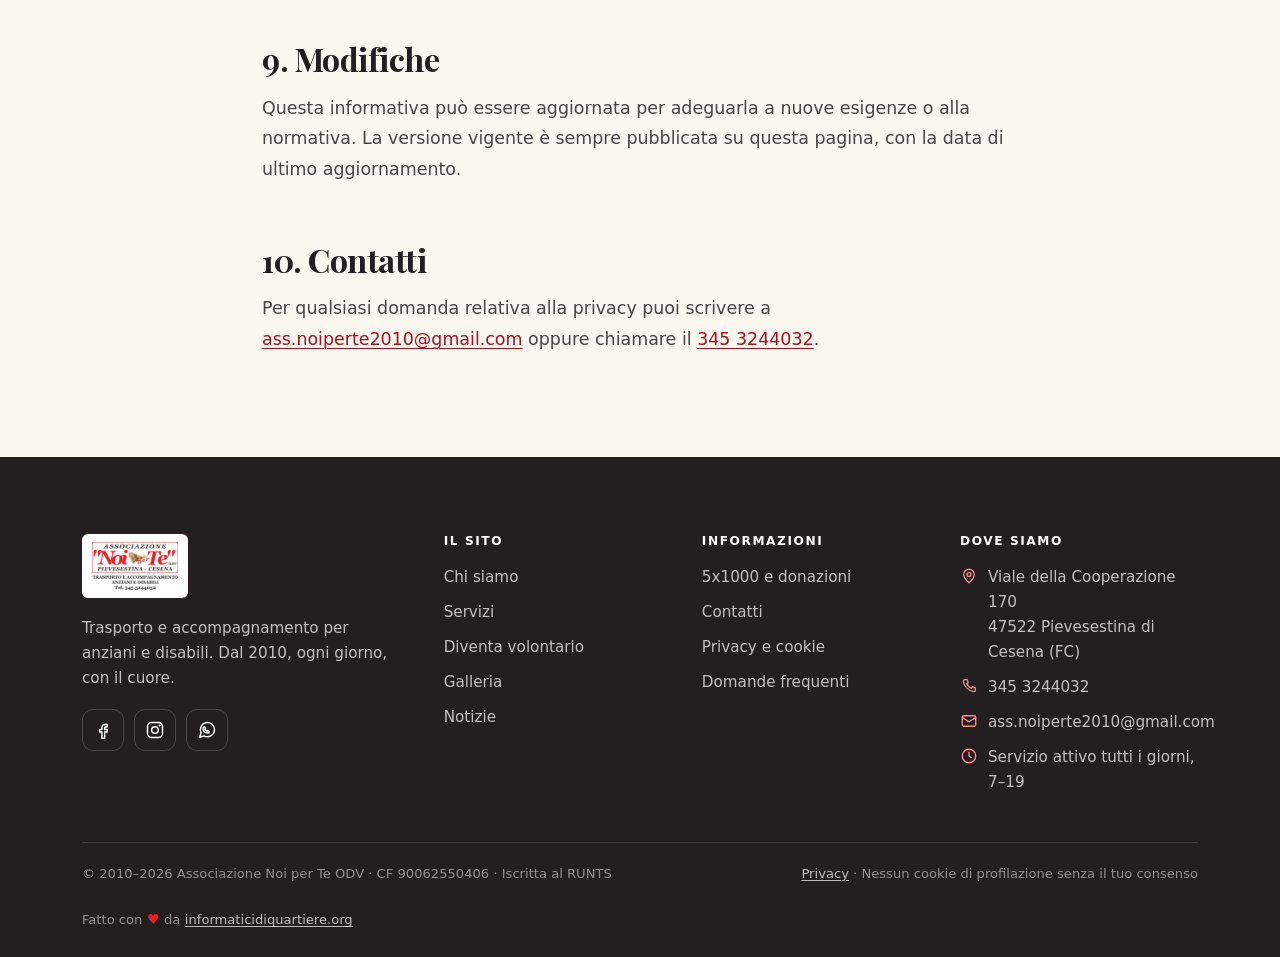
<file: privacy/index.html>
<!DOCTYPE html>
<html lang="it" class="no-js">
<head>
  <meta charset="utf-8">
  <meta name="viewport" content="width=device-width, initial-scale=1">

  <title>Privacy e cookie | Associazione Noi per Te ODV</title>
  <meta name="description" content="Informativa sul trattamento dei dati personali e sull&#x27;uso dei cookie del sito noiperte.it.">
  <link rel="canonical" href="https://www.noiperte.it/privacy/">
  <meta name="robots" content="index, follow, max-image-preview:large, max-snippet:-1">
  <meta name="author" content="Associazione Noi per Te ODV">
  <meta name="theme-color" content="#231F20">
  <meta name="format-detection" content="telephone=no">

  <meta property="og:type" content="website">
  <meta property="og:site_name" content="Associazione Noi per Te ODV">
  <meta property="og:locale" content="it_IT">
  <meta property="og:title" content="Privacy e cookie | Associazione Noi per Te ODV">
  <meta property="og:description" content="Informativa sul trattamento dei dati personali e sull&#x27;uso dei cookie del sito noiperte.it.">
  <meta property="og:url" content="https://www.noiperte.it/privacy/">
  <meta property="og:image" content="https://www.noiperte.it/og-image.jpg">
  <meta property="og:image:width" content="1200">
  <meta property="og:image:height" content="630">
  <meta property="og:image:alt" content="Associazione Noi per Te ODV, trasporto e accompagnamento anziani e disabili a Cesena">
  <meta name="twitter:card" content="summary_large_image">
  <meta name="twitter:title" content="Privacy e cookie | Associazione Noi per Te ODV">
  <meta name="twitter:description" content="Informativa sul trattamento dei dati personali e sull&#x27;uso dei cookie del sito noiperte.it.">
  <meta name="twitter:image" content="https://www.noiperte.it/og-image.jpg">

  <link rel="icon" href="/favicon.ico" sizes="32x32">
  <link rel="icon" href="/favicon.svg" type="image/svg+xml">
  <link rel="apple-touch-icon" href="/apple-touch-icon.png">
  <link rel="manifest" href="/site.webmanifest">

  <link rel="preload" href="/assets/fonts/playfair-display-latin.woff2" as="font" type="font/woff2" crossorigin>
  <link rel="stylesheet" href="/assets/css/style.css">
  <script>document.documentElement.className = document.documentElement.className.replace('no-js', 'js');</script>
  <script type="application/ld+json">
{
  "@context": "https://schema.org",
  "@graph": [
    {
      "@type": "NGO",
      "@id": "https://www.noiperte.it/#organizzazione",
      "name": "Associazione Noi per Te ODV",
      "alternateName": [
        "Noi per Te ODV",
        "Associazione \"Noi per Te\" ODV"
      ],
      "url": "https://www.noiperte.it/",
      "logo": "https://www.noiperte.it/assets/img/logo-full.png",
      "image": "https://www.noiperte.it/og-image.jpg",
      "description": "Organizzazione di volontariato di Pievesestina di Cesena che dal 2010 offre trasporto e accompagnamento a persone anziane, disabili e non autosufficienti.",
      "foundingDate": "2010-07",
      "taxID": "90062550406",
      "nonprofitStatus": "Organizzazione di Volontariato iscritta al RUNTS",
      "email": "ass.noiperte2010@gmail.com",
      "telephone": "+39 345 3244032",
      "address": {
        "@type": "PostalAddress",
        "streetAddress": "Viale della Cooperazione 170",
        "addressLocality": "Pievesestina di Cesena",
        "addressRegion": "Emilia-Romagna",
        "postalCode": "47522",
        "addressCountry": "IT"
      },
      "areaServed": [
        {
          "@type": "City",
          "name": "Cesena"
        },
        {
          "@type": "AdministrativeArea",
          "name": "Provincia di Forlì-Cesena"
        }
      ],
      "knowsAbout": [
        "Trasporto e accompagnamento di anziani",
        "Trasporto e accompagnamento di persone con disabilità",
        "Trasporto per dialisi",
        "Accompagnamento a visite mediche",
        "Volontariato sociale"
      ],
      "sameAs": [
        "https://www.facebook.com/NoiPerTe",
        "https://www.instagram.com/gabriellagu57"
      ],
      "contactPoint": {
        "@type": "ContactPoint",
        "telephone": "+39 345 3244032",
        "contactType": "customer service",
        "availableLanguage": "it"
      }
    },
    {
      "@type": "WebSite",
      "@id": "https://www.noiperte.it/#sito",
      "url": "https://www.noiperte.it/",
      "name": "Associazione Noi per Te ODV",
      "inLanguage": "it-IT",
      "publisher": {
        "@id": "https://www.noiperte.it/#organizzazione"
      }
    },
    {
      "@type": "WebPage",
      "@id": "https://www.noiperte.it/privacy/#pagina",
      "url": "https://www.noiperte.it/privacy/",
      "name": "Privacy e cookie | Associazione Noi per Te ODV",
      "description": "Informativa sul trattamento dei dati personali e sui cookie del sito noiperte.it.",
      "isPartOf": {
        "@id": "https://www.noiperte.it/#sito"
      },
      "about": {
        "@id": "https://www.noiperte.it/#organizzazione"
      },
      "inLanguage": "it-IT",
      "primaryImageOfPage": "https://www.noiperte.it/og-image.jpg"
    },
    {
      "@type": "BreadcrumbList",
      "itemListElement": [
        {
          "@type": "ListItem",
          "position": 1,
          "name": "Home",
          "item": "https://www.noiperte.it/"
        },
        {
          "@type": "ListItem",
          "position": 2,
          "name": "Privacy",
          "item": "https://www.noiperte.it/privacy/"
        }
      ]
    }
  ]
}
  </script>
</head>
<body>
<a class="skip-link" href="#main">Salta al contenuto principale</a>

<!-- Sprite icone SVG -->
<svg xmlns="http://www.w3.org/2000/svg" style="display:none" aria-hidden="true">
  <symbol id="i-arrow" viewBox="0 0 24 24"><path d="M5 12h14M13 6l6 6-6 6"/></symbol>
  <symbol id="i-arrow-left" viewBox="0 0 24 24"><path d="M19 12H5M11 6l-6 6 6 6"/></symbol>
  <symbol id="i-chevron" viewBox="0 0 24 24"><path d="M9 6l6 6-6 6"/></symbol>
  <symbol id="i-phone" viewBox="0 0 24 24"><path d="M6.5 3.5h3l1.5 4-2 1.5a12 12 0 0 0 6 6l1.5-2 4 1.5v3a2 2 0 0 1-2.2 2A17 17 0 0 1 4.5 5.7 2 2 0 0 1 6.5 3.5Z"/></symbol>
  <symbol id="i-mail" viewBox="0 0 24 24"><rect x="3" y="5" width="18" height="14" rx="2"/><path d="m3 7 9 6 9-6"/></symbol>
  <symbol id="i-pin" viewBox="0 0 24 24"><path d="M12 21s7-6.1 7-11a7 7 0 1 0-14 0c0 4.9 7 11 7 11Z"/><circle cx="12" cy="10" r="2.6"/></symbol>
  <symbol id="i-clock" viewBox="0 0 24 24"><circle cx="12" cy="12" r="9"/><path d="M12 7v5l3 2"/></symbol>
  <symbol id="i-users" viewBox="0 0 24 24"><path d="M16 21v-1.8a4 4 0 0 0-4-4H6a4 4 0 0 0-4 4V21"/><circle cx="9" cy="7" r="4"/><path d="M22 21v-1.8a4 4 0 0 0-3-3.87"/><path d="M16 3.13a4 4 0 0 1 0 7.75"/></symbol>
  <symbol id="i-wheelchair" viewBox="0 0 24 24"><circle cx="10" cy="4" r="1.9"/><path d="M10 7v7h6l2.5 5"/><path d="M16 14h-6"/><circle cx="8" cy="17" r="4"/></symbol>
  <symbol id="i-van" viewBox="0 0 24 24"><path d="M3 17V8a1 1 0 0 1 1-1h9l4 4h3a1 1 0 0 1 1 1v5"/><path d="M3 17h1M9 17h6M18 17h2"/><circle cx="7" cy="17" r="2"/><circle cx="17" cy="17" r="2"/><path d="M13 7v4h4"/></symbol>
  <symbol id="i-heart" viewBox="0 0 24 24"><path d="M12 20.3S3.5 15.2 3.5 9.9A4.7 4.7 0 0 1 12 6.9a4.7 4.7 0 0 1 8.5 3c0 5.3-8.5 10.4-8.5 10.4Z"/></symbol>
  <symbol id="i-calendar" viewBox="0 0 24 24"><rect x="3" y="5" width="18" height="16" rx="2"/><path d="M3 10h18M8 3v4M16 3v4"/></symbol>
  <symbol id="i-check" viewBox="0 0 24 24"><path d="m4 12 5 5L20 6"/></symbol>
  <symbol id="i-play" viewBox="0 0 24 24"><path d="M8 5v14l11-7Z"/></symbol>
  <symbol id="i-menu" viewBox="0 0 24 24"><path d="M4 7h16M4 12h16M4 17h16"/></symbol>
  <symbol id="i-close" viewBox="0 0 24 24"><path d="M6 6l12 12M18 6 6 18"/></symbol>
  <symbol id="i-whatsapp" viewBox="0 0 24 24"><path d="M21 11.5a8.5 8.5 0 0 1-12.6 7.5L3 21l2-5.4A8.5 8.5 0 1 1 21 11.5Z"/><path d="M8.6 8.3c.3-.1.7 0 .9.3l.7 1.2c.1.3.1.6-.1.8l-.5.5c.5 1 1.3 1.8 2.3 2.3l.5-.5c.2-.2.5-.3.8-.1l1.2.7c.3.2.4.6.3.9-.3.8-1.1 1.4-2 1.3-2.9-.3-5.2-2.6-5.5-5.5-.1-.8.5-1.6 1.4-1.9Z"/></symbol>
  <symbol id="i-facebook" viewBox="0 0 24 24"><path d="M14.5 8.5H17V5.4h-2.7c-2.2 0-3.6 1.5-3.6 3.8v2.1H8v3.2h2.7V22h3.3v-7.5h2.8l.5-3.2h-3.3V9.6c0-.7.3-1.1 1-1.1Z"/></symbol>
  <symbol id="i-instagram" viewBox="0 0 24 24"><rect x="3" y="3" width="18" height="18" rx="5"/><circle cx="12" cy="12" r="4"/><circle cx="17.4" cy="6.6" r="1.1" fill="currentColor" stroke="none"/></symbol>
  <symbol id="i-copy" viewBox="0 0 24 24"><rect x="9" y="9" width="12" height="12" rx="2"/><path d="M5 15H4a1 1 0 0 1-1-1V4a1 1 0 0 1 1-1h10a1 1 0 0 1 1 1v1"/></symbol>
  <symbol id="i-external" viewBox="0 0 24 24"><path d="M14 4h6v6M20 4l-9 9M19 14v5a1 1 0 0 1-1 1H5a1 1 0 0 1-1-1V6a1 1 0 0 1 1-1h5"/></symbol>
  <symbol id="i-award" viewBox="0 0 24 24"><circle cx="12" cy="9" r="5"/><path d="m8.5 13-1.5 8 5-3 5 3-1.5-8"/></symbol>
  <symbol id="i-route" viewBox="0 0 24 24"><circle cx="6" cy="19" r="2"/><circle cx="18" cy="5" r="2"/><path d="M8 19h7a4 4 0 0 0 0-8H9a4 4 0 0 1 0-8h7"/></symbol>
  <symbol id="i-school" viewBox="0 0 24 24"><path d="m12 3 9 5-9 5-9-5 9-5Z"/><path d="M6 10v5c0 1.7 2.7 3 6 3s6-1.3 6-3v-5"/></symbol>
  <symbol id="i-sun" viewBox="0 0 24 24"><circle cx="12" cy="12" r="4"/><path d="M12 2v2M12 20v2M4.9 4.9l1.4 1.4M17.7 17.7l1.4 1.4M2 12h2M20 12h2M4.9 19.1l1.4-1.4M17.7 6.3l1.4-1.4"/></symbol>
  <symbol id="i-leaf" viewBox="0 0 24 24"><path d="M20 4c-9 0-16 4-16 11a5 5 0 0 0 5 5c7 0 11-7 11-16Z"/><path d="M4 20c3-6 7-9 12-11"/></symbol>
  <symbol id="i-shield" viewBox="0 0 24 24"><path d="M12 3l8 3v6c0 5-3.5 8-8 9-4.5-1-8-4-8-9V6l8-3Z"/><path d="m9 12 2 2 4-4"/></symbol>
</svg>

<header class="site-header" data-header>
  <div class="shell header-inner">
    <a class="brand" href="/" aria-label="Associazione Noi per Te ODV — vai alla home">
      <picture>
        <source type="image/webp" srcset="/assets/img/logo-wordmark-senza-bordo-360.webp 360w, /assets/img/logo-wordmark-senza-bordo-640.webp 640w, /assets/img/logo-wordmark-senza-bordo-1080.webp 1080w" sizes="224px">
        <img src="/assets/img/logo-wordmark-senza-bordo-640.jpg" alt="Noi per Te ODV — trasporto e accompagnamento anziani e disabili" width="1699" height="340">
      </picture>
    </a>

    <nav class="nav" aria-label="Navigazione principale">
      <ul>
        <li><a href="/chi-siamo/">Chi siamo</a></li>
        <li><a href="/servizi/">Servizi</a></li>
        <li><a href="/diventa-volontario/">Volontariato</a></li>
        <li><a href="/galleria/">Galleria</a></li>
        <li><a href="/notizie/">Notizie</a></li>
        <li><a href="/contatti/">Contatti</a></li>
      </ul>
    </nav>

    <div class="header-actions">
      <a class="header-phone" href="tel:+393453244032" aria-label="Chiama il 345 3244032">
        <svg class="icon" aria-hidden="true"><use href="#i-phone"/></svg>
        <span class="header-phone__num">345 3244032</span>
      </a>
      <a class="btn btn--primary btn--sm btn--header-cta" href="/sostienici/">Sostienici</a>
      <button class="nav-toggle" type="button" aria-expanded="false" aria-controls="mobile-nav" data-nav-toggle>
        <span class="sr-only">Apri il menu</span>
        <svg class="icon icon--menu" aria-hidden="true"><use href="#i-menu"/></svg>
        <svg class="icon icon--close" aria-hidden="true"><use href="#i-close"/></svg>
      </button>
    </div>
  </div>
</header>

<div class="mobile-nav" id="mobile-nav" tabindex="-1" data-drawer hidden>
  <nav aria-label="Navigazione mobile">
    <ul>
      <li><a class="mobile-link" href="/chi-siamo/">Chi siamo <svg class="icon" aria-hidden="true"><use href="#i-chevron"/></svg></a></li>
      <li><a class="mobile-link" href="/servizi/">Servizi <svg class="icon" aria-hidden="true"><use href="#i-chevron"/></svg></a></li>
      <li><a class="mobile-link" href="/diventa-volontario/">Volontariato <svg class="icon" aria-hidden="true"><use href="#i-chevron"/></svg></a></li>
      <li><a class="mobile-link" href="/galleria/">Galleria <svg class="icon" aria-hidden="true"><use href="#i-chevron"/></svg></a></li>
      <li><a class="mobile-link" href="/notizie/">Notizie <svg class="icon" aria-hidden="true"><use href="#i-chevron"/></svg></a></li>
      <li><a class="mobile-link" href="/contatti/">Contatti <svg class="icon" aria-hidden="true"><use href="#i-chevron"/></svg></a></li>
      <li><a class="mobile-link" href="/sostienici/">Sostienici <svg class="icon" aria-hidden="true"><use href="#i-chevron"/></svg></a></li>
    </ul>
  </nav>
  <div class="drawer-actions">
    <a class="btn btn--primary btn--block" href="tel:+393453244032">
      <svg class="icon" aria-hidden="true"><use href="#i-phone"/></svg> Chiama 345 3244032
    </a>
    <a class="btn btn--ghost btn--block" href="mailto:ass.noiperte2010@gmail.com">
      <svg class="icon" aria-hidden="true"><use href="#i-mail"/></svg> Scrivici una email
    </a>
  </div>
  <div class="drawer-contact">
    <a href="https://maps.google.com/?q=Viale+della+Cooperazione+170,+47522+Pievesestina+di+Cesena" target="_blank" rel="noopener">
      <svg class="icon" aria-hidden="true"><use href="#i-pin"/></svg>
      Viale della Cooperazione 170, Pievesestina di Cesena
    </a>
    <div class="drawer-social">
      <a href="https://www.facebook.com/NoiPerTe" target="_blank" rel="noopener" aria-label="Facebook"><svg class="icon" aria-hidden="true"><use href="#i-facebook"/></svg></a>
      <a href="https://www.instagram.com/gabriellagu57" target="_blank" rel="noopener" aria-label="Instagram"><svg class="icon" aria-hidden="true"><use href="#i-instagram"/></svg></a>
      <a href="https://wa.me/393453244032" target="_blank" rel="noopener" aria-label="WhatsApp"><svg class="icon" aria-hidden="true"><use href="#i-whatsapp"/></svg></a>
    </div>
  </div>
</div>

<main id="main">

<section class="page-hero">
  <div class="shell">
    <nav aria-label="Percorso di navigazione">
<ol class="breadcrumb">
  <li><a href="/">Home</a></li>
  <li><span aria-current="page">Privacy e cookie</span></li>
</ol>
</nav>
    <p class="eyebrow">Privacy</p>
    <h1>Informativa sul trattamento dei dati personali.</h1>
    <p class="lead">Questa pagina spiega quali dati raccogliamo attraverso il sito, come vengono trattati e quali sono i tuoi diritti.</p>
  </div>
</section>

<section class="section">
  <div class="shell shell--narrow">
    <div class="article-body">
      <p class="updated-note">Ultimo aggiornamento: 23 ottobre 2026</p>

      <h2>1. Titolare del trattamento</h2>
      <p>Il titolare del trattamento è <strong>Associazione Noi per Te ODV</strong>, con sede legale in Viale della Cooperazione 170, 47522 Pievesestina di Cesena (FC), codice fiscale 90062550406, email <a href="mailto:ass.noiperte2010@gmail.com">ass.noiperte2010@gmail.com</a>, telefono <a href="tel:+393453244032">345 3244032</a>.</p>

      <h2>2. Quali dati raccogliamo</h2>
      <p>Questo sito è statico e non utilizza sistemi di tracciamento. Raccogliamo dati personali solo quando scegli di contattarci, e la pagina Facebook in diretta viene caricata solo se lo chiedi tu (vedi il punto 6):</p>
      <ul>
        <li><strong>Dati che ci invii volontariamente</strong> tramite il modulo di contatto: nome e cognome, indirizzo email, numero di telefono (facoltativo), motivo della richiesta e testo del messaggio.</li>
        <li><strong>Dati di navigazione tecnici</strong> eventualmente registrati dal fornitore di hosting (ad esempio l'indirizzo IP) per finalità di sicurezza e funzionamento del servizio.</li>
      </ul>

      <h2>3. Come vengono trattati i dati del modulo</h2>
      <p>Il modulo di contatto non invia dati a un server: compila automaticamente un messaggio nel tuo programma di posta elettronica, che decidi tu se e quando inviare. I dati arrivano quindi alla nostra casella email e vengono trattati esclusivamente per rispondere alla tua richiesta.</p>
      <p>Se preferisci, puoi contattarci direttamente per telefono, WhatsApp o email, senza utilizzare il modulo.</p>

      <h2>4. Base giuridica e finalità</h2>
      <p>Trattiamo i dati sulla base del tuo consenso e per le finalità connesse alla tua richiesta: rispondere, organizzare un trasporto, valutare una proposta di volontariato o di collaborazione. Non utilizziamo i dati per finalità di marketing e non li cediamo a terzi per scopi commerciali.</p>

      <h2>5. Cookie</h2>
      <p>Questo sito <strong>non utilizza cookie di profilazione propri</strong> e non installa cookie analitici. Non sono presenti banner pubblicitari né strumenti di tracciamento di terze parti. I caratteri tipografici sono ospitati direttamente sul sito.</p>
      <p>Se scegli di mostrare la pagina Facebook in diretta, Meta può installare i propri cookie, anche di profilazione, secondo la sua informativa. Per ricordare la tua scelta il sito salva un'unica preferenza tecnica nella memoria del browser (localStorage), che non viene inviata a nessun server.</p>

      <h2>6. Servizi di terze parti</h2>
      <ul>
        <li><strong>Mappa OpenStreetMap</strong>: nella pagina Contatti è incorporata una mappa del servizio OpenStreetMap. Il caricamento della mappa può comportare la comunicazione del tuo indirizzo IP ai server di OpenStreetMap, secondo la loro informativa privacy.</li>
        <li id="social"><strong>Post di Facebook e Instagram</strong>: le anteprime dei post nella home e nella pagina Notizie sono immagini e testi salvati sul nostro sito; nessun dato arriva a Meta finché non apri un post, che si apre sul sito di Facebook o Instagram. Nella pagina Notizie puoi anche scegliere di mostrare la nostra pagina Facebook in diretta: finché non premi «Mostra la pagina Facebook» non viene caricato nulla da Meta. Dopo il consenso i contenuti arrivano dai server di Meta Platforms Ireland Ltd., che riceve il tuo indirizzo IP e può usare cookie secondo la propria <a href="https://www.facebook.com/privacy/policy/" target="_blank" rel="noopener">informativa privacy</a>. Puoi revocare il consenso in qualsiasi momento. <span data-social-status></span> <button class="link-btn" type="button" data-social-revoke>Revoca il consenso</button></li>
        <li><strong>Link a social network</strong>: i collegamenti a Facebook, Instagram e WhatsApp aprono i rispettivi siti. Da quel momento si applicano le informative dei singoli servizi.</li>
        <li><strong>Fornitore di hosting</strong>: il sito è ospitato su un servizio di hosting statico che può registrare dati tecnici di accesso per sicurezza e diagnostica.</li>
      </ul>

      <h2>7. Conservazione</h2>
      <p>I messaggi ricevuti via email vengono conservati per il tempo necessario a gestire la richiesta e gli eventuali rapporti successivi, e comunque non oltre i termini previsti dalla legge.</p>

      <h2>8. I tuoi diritti</h2>
      <p>Puoi in ogni momento chiedere l'accesso ai tuoi dati, la rettifica, la cancellazione, la limitazione del trattamento, l'opposizione e la portabilità, scrivendo a <a href="mailto:ass.noiperte2010@gmail.com">ass.noiperte2010@gmail.com</a>. Se ritieni che il trattamento non sia conforme alla normativa, puoi rivolgerti al Garante per la protezione dei dati personali.</p>

      <h2>9. Modifiche</h2>
      <p>Questa informativa può essere aggiornata per adeguarla a nuove esigenze o alla normativa. La versione vigente è sempre pubblicata su questa pagina, con la data di ultimo aggiornamento.</p>

      <h2>10. Contatti</h2>
      <p>Per qualsiasi domanda relativa alla privacy puoi scrivere a <a href="mailto:ass.noiperte2010@gmail.com">ass.noiperte2010@gmail.com</a> oppure chiamare il <a href="tel:+393453244032">345 3244032</a>.</p>
    </div>
  </div>
</section>

</main>

<footer class="site-footer">
  <div class="shell">
    <div class="footer-grid">
      <div class="footer-brand">
        <img src="/assets/img/logo-full-400.jpg" alt="Associazione Noi per Te ODV — Pievesestina Cesena" width="400" height="224" loading="lazy" decoding="async">
        <p>Trasporto e accompagnamento per anziani e disabili. Dal 2010, ogni giorno, con il cuore.</p>
        <div class="footer-social">
          <a href="https://www.facebook.com/NoiPerTe" target="_blank" rel="noopener" aria-label="Seguici su Facebook"><svg class="icon" aria-hidden="true"><use href="#i-facebook"/></svg></a>
          <a href="https://www.instagram.com/gabriellagu57" target="_blank" rel="noopener" aria-label="Seguici su Instagram"><svg class="icon" aria-hidden="true"><use href="#i-instagram"/></svg></a>
          <a href="https://wa.me/393453244032" target="_blank" rel="noopener" aria-label="Scrivici su WhatsApp"><svg class="icon" aria-hidden="true"><use href="#i-whatsapp"/></svg></a>
        </div>
      </div>

      <div class="footer-col">
        <h3>Il sito</h3>
        <ul>
          <li><a href="/chi-siamo/">Chi siamo</a></li>
          <li><a href="/servizi/">Servizi</a></li>
          <li><a href="/diventa-volontario/">Diventa volontario</a></li>
          <li><a href="/galleria/">Galleria</a></li>
          <li><a href="/notizie/">Notizie</a></li>
        </ul>
      </div>

      <div class="footer-col">
        <h3>Informazioni</h3>
        <ul>
          <li><a href="/sostienici/">5x1000 e donazioni</a></li>
          <li><a href="/contatti/">Contatti</a></li>
          <li><a href="/privacy/">Privacy e cookie</a></li>
          <li><a href="/servizi/#faq">Domande frequenti</a></li>
        </ul>
      </div>

      <div class="footer-col footer-col--contact">
        <h3>Dove siamo</h3>
        <div class="footer-contact">
          <a href="https://maps.google.com/?q=Viale+della+Cooperazione+170,+47522+Pievesestina+di+Cesena" target="_blank" rel="noopener">
            <svg class="icon" aria-hidden="true"><use href="#i-pin"/></svg>
            <span>Viale della Cooperazione 170<br>47522 Pievesestina di Cesena (FC)</span>
          </a>
          <a href="tel:+393453244032"><svg class="icon" aria-hidden="true"><use href="#i-phone"/></svg> <span>345 3244032</span></a>
          <a href="mailto:ass.noiperte2010@gmail.com"><svg class="icon" aria-hidden="true"><use href="#i-mail"/></svg> <span>ass.noiperte2010@gmail.com</span></a>
          <span><svg class="icon" aria-hidden="true"><use href="#i-clock"/></svg> <span>Servizio attivo tutti i giorni, 7–19</span></span>
        </div>
      </div>
    </div>

    <div class="footer-bottom">
      <p>© 2010–<span data-year>2026</span> Associazione Noi per Te ODV · CF <span class="cf">90062550406</span> · Iscritta al RUNTS</p>
      <p><a href="/privacy/">Privacy</a> · Nessun cookie di profilazione senza il tuo consenso</p>
      <p class="footer-credit">Fatto con <span class="heart" aria-hidden="true">&hearts;</span> da <a href="https://informaticidiquartiere.org" target="_blank" rel="noopener">informaticidiquartiere.org</a></p>
    </div>
  </div>
</footer>

<script src="/assets/js/main.js" defer></script>
</body>
</html>
</file>
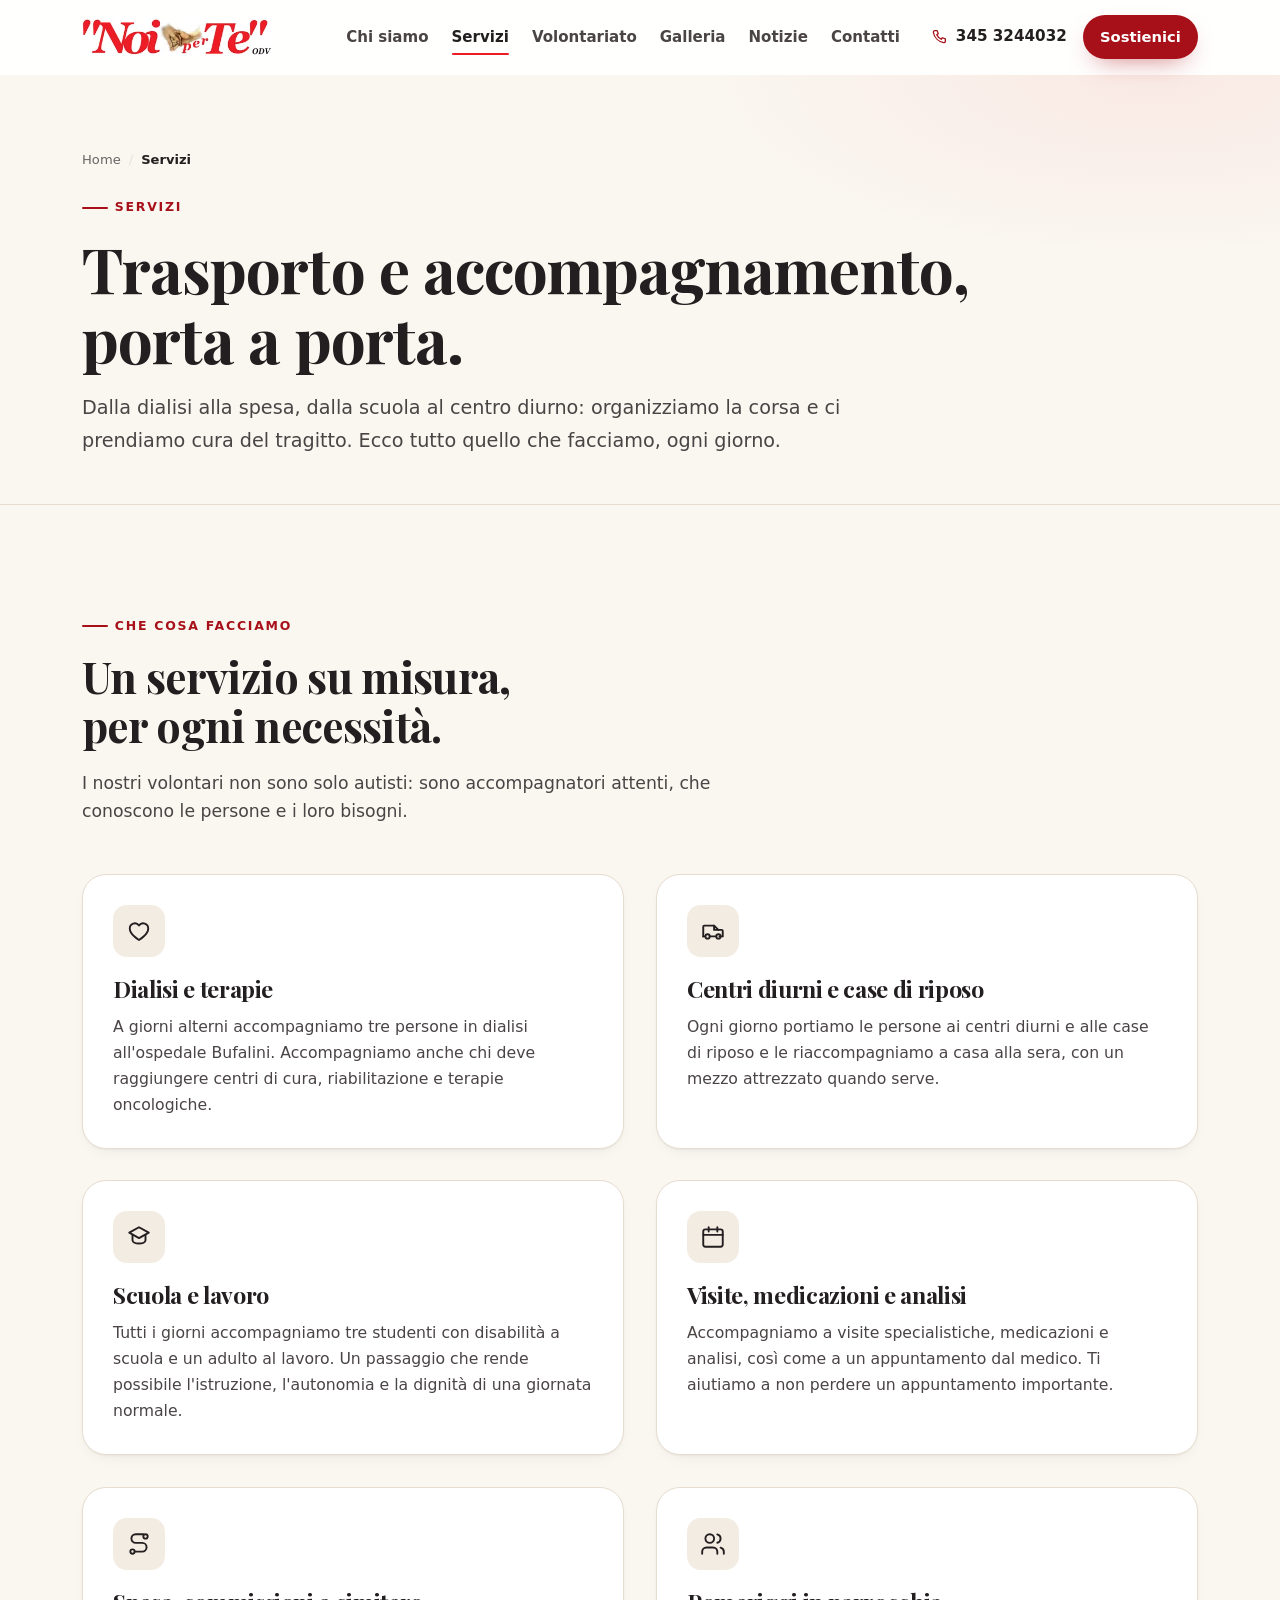
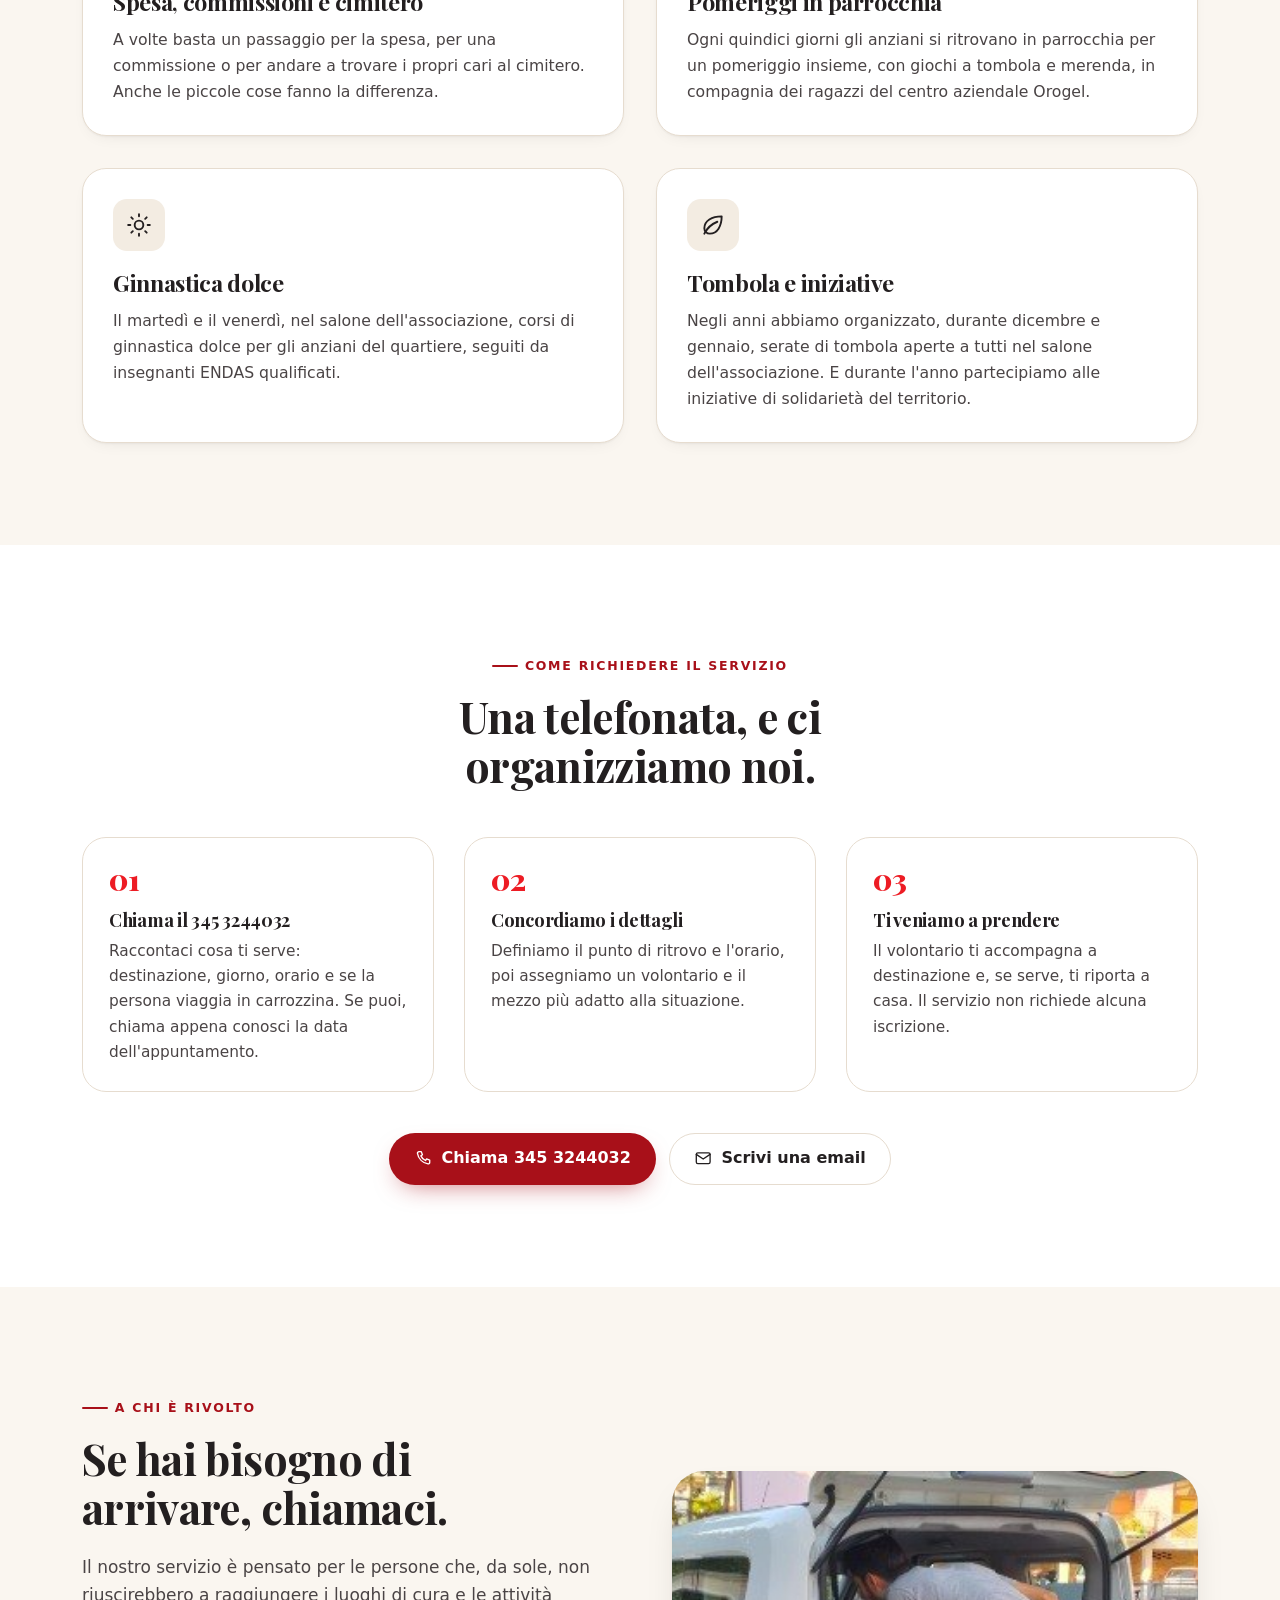
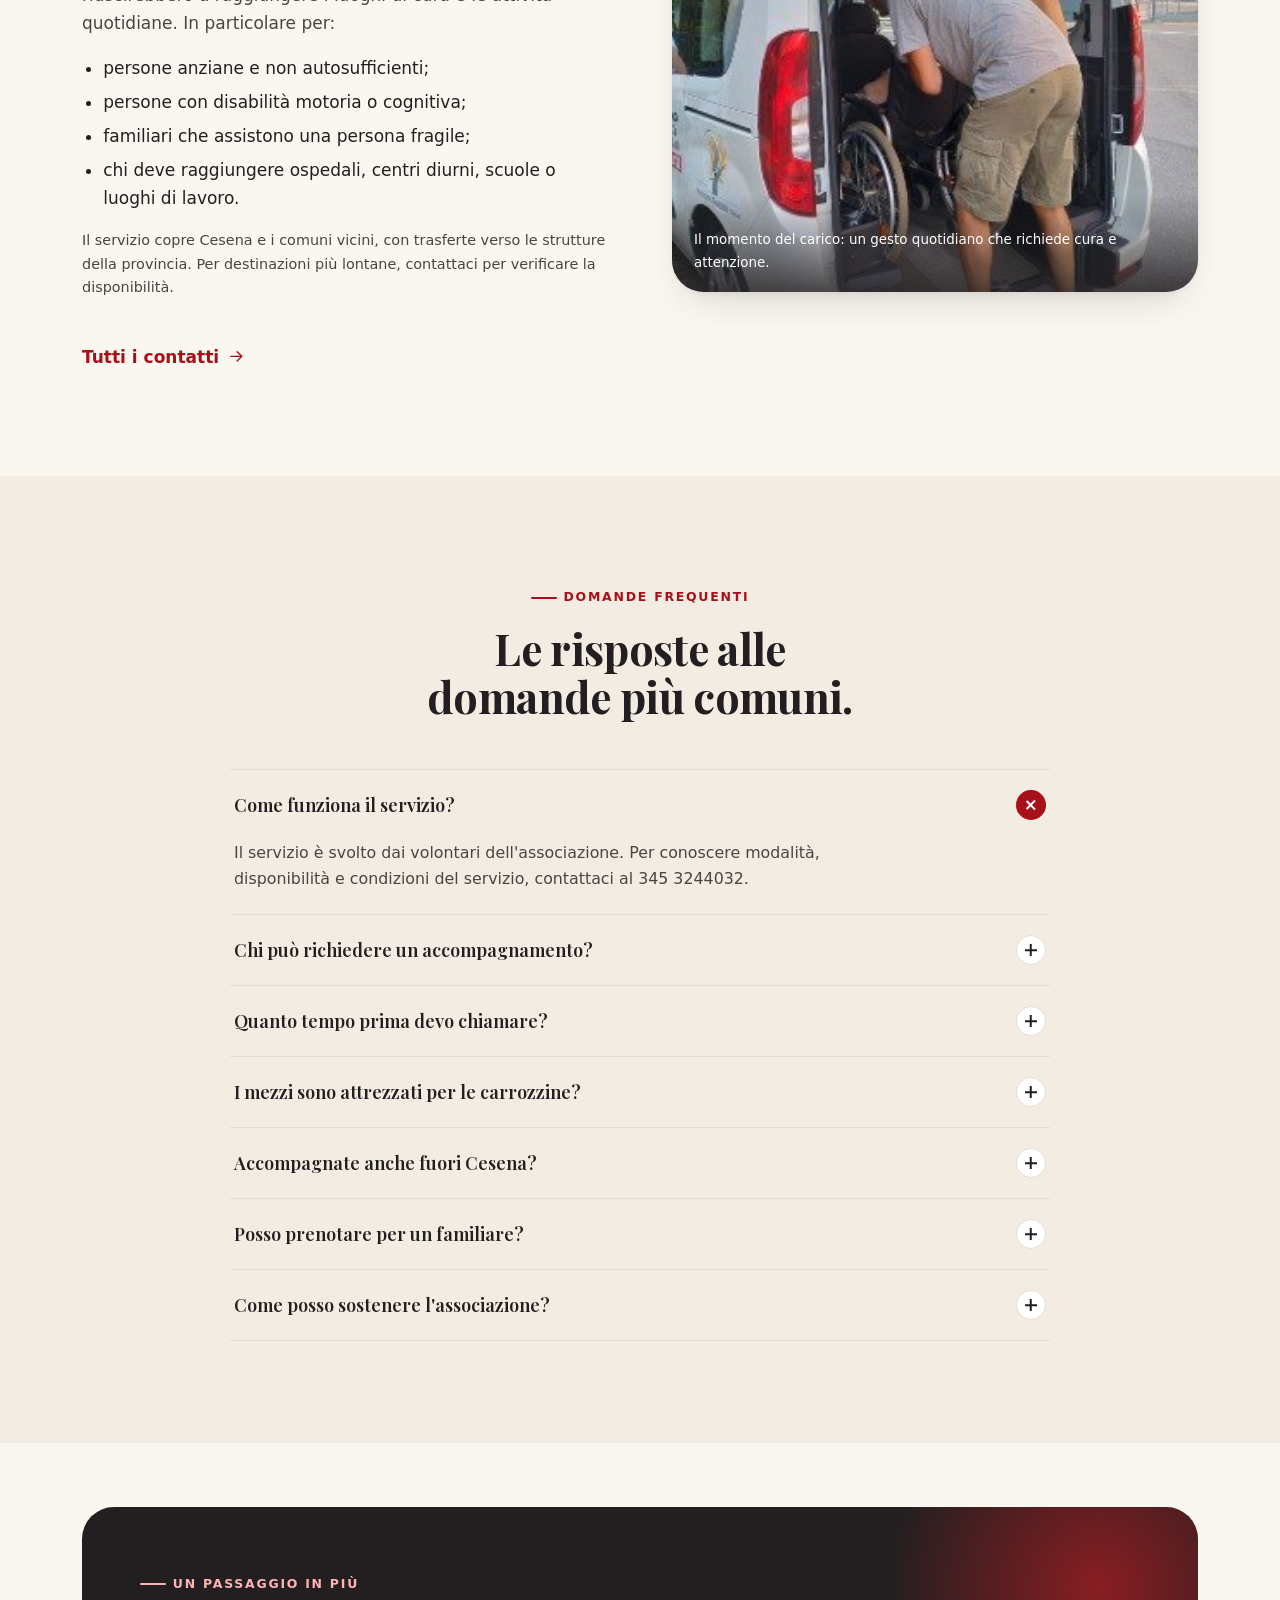
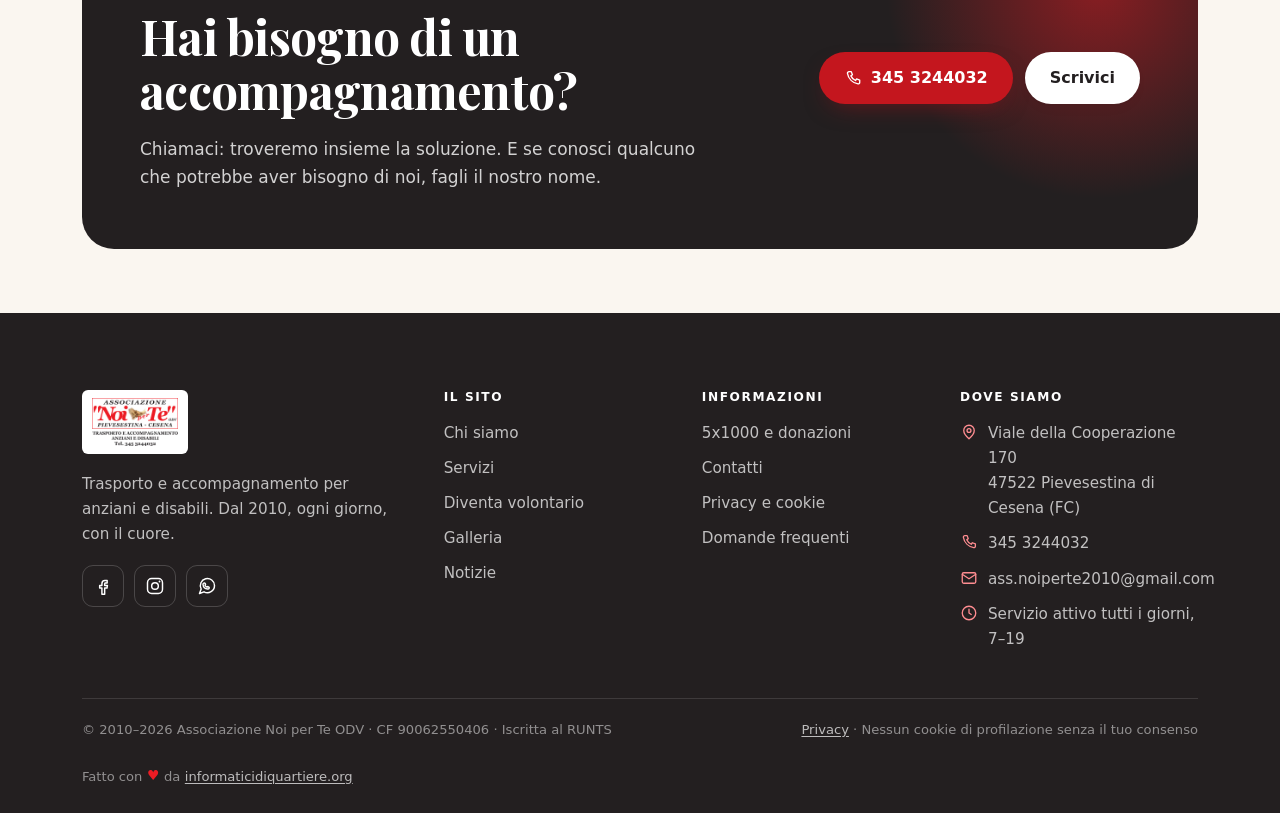
<file: servizi/index.html>
<!DOCTYPE html>
<html lang="it" class="no-js">
<head>
  <meta charset="utf-8">
  <meta name="viewport" content="width=device-width, initial-scale=1">

  <title>Servizi di trasporto e accompagnamento | Noi per Te ODV</title>
  <meta name="description" content="Dialisi, centri diurni, scuola, lavoro, visite e spesa: tutti i servizi dell&#x27;associazione Noi per Te a Cesena. Come richiedere un trasporto.">
  <link rel="canonical" href="https://www.noiperte.it/servizi/">
  <meta name="robots" content="index, follow, max-image-preview:large, max-snippet:-1">
  <meta name="author" content="Associazione Noi per Te ODV">
  <meta name="theme-color" content="#231F20">
  <meta name="format-detection" content="telephone=no">

  <meta property="og:type" content="website">
  <meta property="og:site_name" content="Associazione Noi per Te ODV">
  <meta property="og:locale" content="it_IT">
  <meta property="og:title" content="Servizi di trasporto e accompagnamento | Noi per Te ODV">
  <meta property="og:description" content="Dialisi, centri diurni, scuola, lavoro, visite e spesa: tutti i servizi dell&#x27;associazione Noi per Te a Cesena. Come richiedere un trasporto.">
  <meta property="og:url" content="https://www.noiperte.it/servizi/">
  <meta property="og:image" content="https://www.noiperte.it/og-image.jpg">
  <meta property="og:image:width" content="1200">
  <meta property="og:image:height" content="630">
  <meta property="og:image:alt" content="Associazione Noi per Te ODV, trasporto e accompagnamento anziani e disabili a Cesena">
  <meta name="twitter:card" content="summary_large_image">
  <meta name="twitter:title" content="Servizi di trasporto e accompagnamento | Noi per Te ODV">
  <meta name="twitter:description" content="Dialisi, centri diurni, scuola, lavoro, visite e spesa: tutti i servizi dell&#x27;associazione Noi per Te a Cesena. Come richiedere un trasporto.">
  <meta name="twitter:image" content="https://www.noiperte.it/og-image.jpg">

  <link rel="icon" href="/favicon.ico" sizes="32x32">
  <link rel="icon" href="/favicon.svg" type="image/svg+xml">
  <link rel="apple-touch-icon" href="/apple-touch-icon.png">
  <link rel="manifest" href="/site.webmanifest">

  <link rel="preload" href="/assets/fonts/playfair-display-latin.woff2" as="font" type="font/woff2" crossorigin>
  <link rel="stylesheet" href="/assets/css/style.css">
  <script>document.documentElement.className = document.documentElement.className.replace('no-js', 'js');</script>
  <script type="application/ld+json">
{
  "@context": "https://schema.org",
  "@graph": [
    {
      "@type": "NGO",
      "@id": "https://www.noiperte.it/#organizzazione",
      "name": "Associazione Noi per Te ODV",
      "alternateName": [
        "Noi per Te ODV",
        "Associazione \"Noi per Te\" ODV"
      ],
      "url": "https://www.noiperte.it/",
      "logo": "https://www.noiperte.it/assets/img/logo-full.png",
      "image": "https://www.noiperte.it/og-image.jpg",
      "description": "Organizzazione di volontariato di Pievesestina di Cesena che dal 2010 offre trasporto e accompagnamento a persone anziane, disabili e non autosufficienti.",
      "foundingDate": "2010-07",
      "taxID": "90062550406",
      "nonprofitStatus": "Organizzazione di Volontariato iscritta al RUNTS",
      "email": "ass.noiperte2010@gmail.com",
      "telephone": "+39 345 3244032",
      "address": {
        "@type": "PostalAddress",
        "streetAddress": "Viale della Cooperazione 170",
        "addressLocality": "Pievesestina di Cesena",
        "addressRegion": "Emilia-Romagna",
        "postalCode": "47522",
        "addressCountry": "IT"
      },
      "areaServed": [
        {
          "@type": "City",
          "name": "Cesena"
        },
        {
          "@type": "AdministrativeArea",
          "name": "Provincia di Forlì-Cesena"
        }
      ],
      "knowsAbout": [
        "Trasporto e accompagnamento di anziani",
        "Trasporto e accompagnamento di persone con disabilità",
        "Trasporto per dialisi",
        "Accompagnamento a visite mediche",
        "Volontariato sociale"
      ],
      "sameAs": [
        "https://www.facebook.com/NoiPerTe",
        "https://www.instagram.com/gabriellagu57"
      ],
      "contactPoint": {
        "@type": "ContactPoint",
        "telephone": "+39 345 3244032",
        "contactType": "customer service",
        "availableLanguage": "it"
      }
    },
    {
      "@type": "FAQPage",
      "@id": "https://www.noiperte.it/servizi/#faq",
      "mainEntity": [
        {
          "@type": "Question",
          "name": "Come funziona il servizio?",
          "acceptedAnswer": {
            "@type": "Answer",
            "text": "Il servizio è svolto dai volontari dell'associazione. Per conoscere modalità, disponibilità e condizioni del servizio, contattaci al 345 3244032."
          }
        },
        {
          "@type": "Question",
          "name": "Chi può richiedere un accompagnamento?",
          "acceptedAnswer": {
            "@type": "Answer",
            "text": "Persone anziane, persone con disabilità o non autosufficienti e chiunque si trovi in difficoltà a raggiungere un luogo di cura, la scuola, il lavoro o a fare la spesa. Il servizio è rivolto al territorio di Cesena e dintorni."
          }
        },
        {
          "@type": "Question",
          "name": "Quanto tempo prima devo chiamare?",
          "acceptedAnswer": {
            "@type": "Answer",
            "text": "Prima è, meglio è: appena conosci la data della visita o dell'appuntamento, chiamaci al 345 3244032. Per le richieste urgenti facciamo il possibile, ma una prenotazione anticipata ci aiuta a organizzare i volontari e i mezzi."
          }
        },
        {
          "@type": "Question",
          "name": "I mezzi sono attrezzati per le carrozzine?",
          "acceptedAnswer": {
            "@type": "Answer",
            "text": "Sì. Sette degli otto mezzi sono attrezzati per il sollevamento delle carrozzine. In fase di prenotazione dicci se la persona viaggia in carrozzina, così assegniamo il mezzo più adatto."
          }
        },
        {
          "@type": "Question",
          "name": "Accompagnate anche fuori Cesena?",
          "acceptedAnswer": {
            "@type": "Answer",
            "text": "Sì, accompagniamo verso ospedali e centri di cura del territorio, per esempio Meldola, Ravenna e le strutture della provincia di Forlì-Cesena. Chiamaci per verificare la disponibilità per la destinazione che ti serve."
          }
        },
        {
          "@type": "Question",
          "name": "Posso prenotare per un familiare?",
          "acceptedAnswer": {
            "@type": "Answer",
            "text": "Certo. Puoi chiamare per un genitore, un parente o una persona che segui. Ti chiederemo i dati essenziali per organizzare il trasporto: nome, indirizzo di partenza, destinazione, giorno e orario."
          }
        },
        {
          "@type": "Question",
          "name": "Come posso sostenere l'associazione?",
          "acceptedAnswer": {
            "@type": "Answer",
            "text": "Puoi destinare il 5x1000 con il codice fiscale 90062550406, diventare volontario oppure contattarci per concordare una donazione o una collaborazione. Ogni aiuto ci permette di continuare."
          }
        }
      ]
    },
    {
      "@type": "Service",
      "name": "Trasporto e accompagnamento anziani e disabili",
      "provider": {
        "@id": "https://www.noiperte.it/#organizzazione"
      },
      "areaServed": "Cesena",
      "serviceType": "Trasporto e accompagnamento sociale"
    },
    {
      "@type": "BreadcrumbList",
      "itemListElement": [
        {
          "@type": "ListItem",
          "position": 1,
          "name": "Home",
          "item": "https://www.noiperte.it/"
        },
        {
          "@type": "ListItem",
          "position": 2,
          "name": "Servizi",
          "item": "https://www.noiperte.it/servizi/"
        }
      ]
    }
  ]
}
  </script>
</head>
<body>
<a class="skip-link" href="#main">Salta al contenuto principale</a>

<!-- Sprite icone SVG -->
<svg xmlns="http://www.w3.org/2000/svg" style="display:none" aria-hidden="true">
  <symbol id="i-arrow" viewBox="0 0 24 24"><path d="M5 12h14M13 6l6 6-6 6"/></symbol>
  <symbol id="i-arrow-left" viewBox="0 0 24 24"><path d="M19 12H5M11 6l-6 6 6 6"/></symbol>
  <symbol id="i-chevron" viewBox="0 0 24 24"><path d="M9 6l6 6-6 6"/></symbol>
  <symbol id="i-phone" viewBox="0 0 24 24"><path d="M6.5 3.5h3l1.5 4-2 1.5a12 12 0 0 0 6 6l1.5-2 4 1.5v3a2 2 0 0 1-2.2 2A17 17 0 0 1 4.5 5.7 2 2 0 0 1 6.5 3.5Z"/></symbol>
  <symbol id="i-mail" viewBox="0 0 24 24"><rect x="3" y="5" width="18" height="14" rx="2"/><path d="m3 7 9 6 9-6"/></symbol>
  <symbol id="i-pin" viewBox="0 0 24 24"><path d="M12 21s7-6.1 7-11a7 7 0 1 0-14 0c0 4.9 7 11 7 11Z"/><circle cx="12" cy="10" r="2.6"/></symbol>
  <symbol id="i-clock" viewBox="0 0 24 24"><circle cx="12" cy="12" r="9"/><path d="M12 7v5l3 2"/></symbol>
  <symbol id="i-users" viewBox="0 0 24 24"><path d="M16 21v-1.8a4 4 0 0 0-4-4H6a4 4 0 0 0-4 4V21"/><circle cx="9" cy="7" r="4"/><path d="M22 21v-1.8a4 4 0 0 0-3-3.87"/><path d="M16 3.13a4 4 0 0 1 0 7.75"/></symbol>
  <symbol id="i-wheelchair" viewBox="0 0 24 24"><circle cx="10" cy="4" r="1.9"/><path d="M10 7v7h6l2.5 5"/><path d="M16 14h-6"/><circle cx="8" cy="17" r="4"/></symbol>
  <symbol id="i-van" viewBox="0 0 24 24"><path d="M3 17V8a1 1 0 0 1 1-1h9l4 4h3a1 1 0 0 1 1 1v5"/><path d="M3 17h1M9 17h6M18 17h2"/><circle cx="7" cy="17" r="2"/><circle cx="17" cy="17" r="2"/><path d="M13 7v4h4"/></symbol>
  <symbol id="i-heart" viewBox="0 0 24 24"><path d="M12 20.3S3.5 15.2 3.5 9.9A4.7 4.7 0 0 1 12 6.9a4.7 4.7 0 0 1 8.5 3c0 5.3-8.5 10.4-8.5 10.4Z"/></symbol>
  <symbol id="i-calendar" viewBox="0 0 24 24"><rect x="3" y="5" width="18" height="16" rx="2"/><path d="M3 10h18M8 3v4M16 3v4"/></symbol>
  <symbol id="i-check" viewBox="0 0 24 24"><path d="m4 12 5 5L20 6"/></symbol>
  <symbol id="i-play" viewBox="0 0 24 24"><path d="M8 5v14l11-7Z"/></symbol>
  <symbol id="i-menu" viewBox="0 0 24 24"><path d="M4 7h16M4 12h16M4 17h16"/></symbol>
  <symbol id="i-close" viewBox="0 0 24 24"><path d="M6 6l12 12M18 6 6 18"/></symbol>
  <symbol id="i-whatsapp" viewBox="0 0 24 24"><path d="M21 11.5a8.5 8.5 0 0 1-12.6 7.5L3 21l2-5.4A8.5 8.5 0 1 1 21 11.5Z"/><path d="M8.6 8.3c.3-.1.7 0 .9.3l.7 1.2c.1.3.1.6-.1.8l-.5.5c.5 1 1.3 1.8 2.3 2.3l.5-.5c.2-.2.5-.3.8-.1l1.2.7c.3.2.4.6.3.9-.3.8-1.1 1.4-2 1.3-2.9-.3-5.2-2.6-5.5-5.5-.1-.8.5-1.6 1.4-1.9Z"/></symbol>
  <symbol id="i-facebook" viewBox="0 0 24 24"><path d="M14.5 8.5H17V5.4h-2.7c-2.2 0-3.6 1.5-3.6 3.8v2.1H8v3.2h2.7V22h3.3v-7.5h2.8l.5-3.2h-3.3V9.6c0-.7.3-1.1 1-1.1Z"/></symbol>
  <symbol id="i-instagram" viewBox="0 0 24 24"><rect x="3" y="3" width="18" height="18" rx="5"/><circle cx="12" cy="12" r="4"/><circle cx="17.4" cy="6.6" r="1.1" fill="currentColor" stroke="none"/></symbol>
  <symbol id="i-copy" viewBox="0 0 24 24"><rect x="9" y="9" width="12" height="12" rx="2"/><path d="M5 15H4a1 1 0 0 1-1-1V4a1 1 0 0 1 1-1h10a1 1 0 0 1 1 1v1"/></symbol>
  <symbol id="i-external" viewBox="0 0 24 24"><path d="M14 4h6v6M20 4l-9 9M19 14v5a1 1 0 0 1-1 1H5a1 1 0 0 1-1-1V6a1 1 0 0 1 1-1h5"/></symbol>
  <symbol id="i-award" viewBox="0 0 24 24"><circle cx="12" cy="9" r="5"/><path d="m8.5 13-1.5 8 5-3 5 3-1.5-8"/></symbol>
  <symbol id="i-route" viewBox="0 0 24 24"><circle cx="6" cy="19" r="2"/><circle cx="18" cy="5" r="2"/><path d="M8 19h7a4 4 0 0 0 0-8H9a4 4 0 0 1 0-8h7"/></symbol>
  <symbol id="i-school" viewBox="0 0 24 24"><path d="m12 3 9 5-9 5-9-5 9-5Z"/><path d="M6 10v5c0 1.7 2.7 3 6 3s6-1.3 6-3v-5"/></symbol>
  <symbol id="i-sun" viewBox="0 0 24 24"><circle cx="12" cy="12" r="4"/><path d="M12 2v2M12 20v2M4.9 4.9l1.4 1.4M17.7 17.7l1.4 1.4M2 12h2M20 12h2M4.9 19.1l1.4-1.4M17.7 6.3l1.4-1.4"/></symbol>
  <symbol id="i-leaf" viewBox="0 0 24 24"><path d="M20 4c-9 0-16 4-16 11a5 5 0 0 0 5 5c7 0 11-7 11-16Z"/><path d="M4 20c3-6 7-9 12-11"/></symbol>
  <symbol id="i-shield" viewBox="0 0 24 24"><path d="M12 3l8 3v6c0 5-3.5 8-8 9-4.5-1-8-4-8-9V6l8-3Z"/><path d="m9 12 2 2 4-4"/></symbol>
</svg>

<header class="site-header" data-header>
  <div class="shell header-inner">
    <a class="brand" href="/" aria-label="Associazione Noi per Te ODV — vai alla home">
      <picture>
        <source type="image/webp" srcset="/assets/img/logo-wordmark-senza-bordo-360.webp 360w, /assets/img/logo-wordmark-senza-bordo-640.webp 640w, /assets/img/logo-wordmark-senza-bordo-1080.webp 1080w" sizes="224px">
        <img src="/assets/img/logo-wordmark-senza-bordo-640.jpg" alt="Noi per Te ODV — trasporto e accompagnamento anziani e disabili" width="1699" height="340">
      </picture>
    </a>

    <nav class="nav" aria-label="Navigazione principale">
      <ul>
        <li><a href="/chi-siamo/">Chi siamo</a></li>
        <li><a href="/servizi/" aria-current="page">Servizi</a></li>
        <li><a href="/diventa-volontario/">Volontariato</a></li>
        <li><a href="/galleria/">Galleria</a></li>
        <li><a href="/notizie/">Notizie</a></li>
        <li><a href="/contatti/">Contatti</a></li>
      </ul>
    </nav>

    <div class="header-actions">
      <a class="header-phone" href="tel:+393453244032" aria-label="Chiama il 345 3244032">
        <svg class="icon" aria-hidden="true"><use href="#i-phone"/></svg>
        <span class="header-phone__num">345 3244032</span>
      </a>
      <a class="btn btn--primary btn--sm btn--header-cta" href="/sostienici/">Sostienici</a>
      <button class="nav-toggle" type="button" aria-expanded="false" aria-controls="mobile-nav" data-nav-toggle>
        <span class="sr-only">Apri il menu</span>
        <svg class="icon icon--menu" aria-hidden="true"><use href="#i-menu"/></svg>
        <svg class="icon icon--close" aria-hidden="true"><use href="#i-close"/></svg>
      </button>
    </div>
  </div>
</header>

<div class="mobile-nav" id="mobile-nav" tabindex="-1" data-drawer hidden>
  <nav aria-label="Navigazione mobile">
    <ul>
      <li><a class="mobile-link" href="/chi-siamo/">Chi siamo <svg class="icon" aria-hidden="true"><use href="#i-chevron"/></svg></a></li>
      <li><a class="mobile-link" href="/servizi/" aria-current="page">Servizi <svg class="icon" aria-hidden="true"><use href="#i-chevron"/></svg></a></li>
      <li><a class="mobile-link" href="/diventa-volontario/">Volontariato <svg class="icon" aria-hidden="true"><use href="#i-chevron"/></svg></a></li>
      <li><a class="mobile-link" href="/galleria/">Galleria <svg class="icon" aria-hidden="true"><use href="#i-chevron"/></svg></a></li>
      <li><a class="mobile-link" href="/notizie/">Notizie <svg class="icon" aria-hidden="true"><use href="#i-chevron"/></svg></a></li>
      <li><a class="mobile-link" href="/contatti/">Contatti <svg class="icon" aria-hidden="true"><use href="#i-chevron"/></svg></a></li>
      <li><a class="mobile-link" href="/sostienici/">Sostienici <svg class="icon" aria-hidden="true"><use href="#i-chevron"/></svg></a></li>
    </ul>
  </nav>
  <div class="drawer-actions">
    <a class="btn btn--primary btn--block" href="tel:+393453244032">
      <svg class="icon" aria-hidden="true"><use href="#i-phone"/></svg> Chiama 345 3244032
    </a>
    <a class="btn btn--ghost btn--block" href="mailto:ass.noiperte2010@gmail.com">
      <svg class="icon" aria-hidden="true"><use href="#i-mail"/></svg> Scrivici una email
    </a>
  </div>
  <div class="drawer-contact">
    <a href="https://maps.google.com/?q=Viale+della+Cooperazione+170,+47522+Pievesestina+di+Cesena" target="_blank" rel="noopener">
      <svg class="icon" aria-hidden="true"><use href="#i-pin"/></svg>
      Viale della Cooperazione 170, Pievesestina di Cesena
    </a>
    <div class="drawer-social">
      <a href="https://www.facebook.com/NoiPerTe" target="_blank" rel="noopener" aria-label="Facebook"><svg class="icon" aria-hidden="true"><use href="#i-facebook"/></svg></a>
      <a href="https://www.instagram.com/gabriellagu57" target="_blank" rel="noopener" aria-label="Instagram"><svg class="icon" aria-hidden="true"><use href="#i-instagram"/></svg></a>
      <a href="https://wa.me/393453244032" target="_blank" rel="noopener" aria-label="WhatsApp"><svg class="icon" aria-hidden="true"><use href="#i-whatsapp"/></svg></a>
    </div>
  </div>
</div>

<main id="main">

<section class="page-hero">
  <div class="shell">
    <nav aria-label="Percorso di navigazione">
<ol class="breadcrumb">
  <li><a href="/">Home</a></li>
  <li><span aria-current="page">Servizi</span></li>
</ol>
</nav>
    <p class="eyebrow">Servizi</p>
    <h1>Trasporto e accompagnamento, porta a porta.</h1>
    <p class="lead">Dalla dialisi alla spesa, dalla scuola al centro diurno: organizziamo la corsa e ci prendiamo cura del tragitto. Ecco tutto quello che facciamo, ogni giorno.</p>
  </div>
</section>

<section class="section">
  <div class="shell">
    <div class="section-head">
      <p class="eyebrow">Che cosa facciamo</p>
      <h2>Un servizio su misura, per ogni necessità.</h2>
      <p>I nostri volontari non sono solo autisti: sono accompagnatori attenti, che conoscono le persone e i loro bisogni.</p>
    </div>

    <div class="grid grid--2">
      <article class="card card--hover service-card reveal">
        <div class="card__icon"><svg class="icon" aria-hidden="true"><use href="#i-heart"/></svg></div>
        <h3>Dialisi e terapie</h3>
        <p>A giorni alterni accompagniamo tre persone in dialisi all'ospedale Bufalini. Accompagniamo anche chi deve raggiungere centri di cura, riabilitazione e terapie oncologiche.</p>
      </article>

      <article class="card card--hover service-card reveal" data-delay="1">
        <div class="card__icon"><svg class="icon" aria-hidden="true"><use href="#i-van"/></svg></div>
        <h3>Centri diurni e case di riposo</h3>
        <p>Ogni giorno portiamo le persone ai centri diurni e alle case di riposo e le riaccompagniamo a casa alla sera, con un mezzo attrezzato quando serve.</p>
      </article>

      <article class="card card--hover service-card reveal">
        <div class="card__icon"><svg class="icon" aria-hidden="true"><use href="#i-school"/></svg></div>
        <h3>Scuola e lavoro</h3>
        <p>Tutti i giorni accompagniamo tre studenti con disabilità a scuola e un adulto al lavoro. Un passaggio che rende possibile l'istruzione, l'autonomia e la dignità di una giornata normale.</p>
      </article>

      <article class="card card--hover service-card reveal" data-delay="1">
        <div class="card__icon"><svg class="icon" aria-hidden="true"><use href="#i-calendar"/></svg></div>
        <h3>Visite, medicazioni e analisi</h3>
        <p>Accompagniamo a visite specialistiche, medicazioni e analisi, così come a un appuntamento dal medico. Ti aiutiamo a non perdere un appuntamento importante.</p>
      </article>

      <article class="card card--hover service-card reveal">
        <div class="card__icon"><svg class="icon" aria-hidden="true"><use href="#i-route"/></svg></div>
        <h3>Spesa, commissioni e cimitero</h3>
        <p>A volte basta un passaggio per la spesa, per una commissione o per andare a trovare i propri cari al cimitero. Anche le piccole cose fanno la differenza.</p>
      </article>

      <article class="card card--hover service-card reveal" data-delay="1">
        <div class="card__icon"><svg class="icon" aria-hidden="true"><use href="#i-users"/></svg></div>
        <h3>Pomeriggi in parrocchia</h3>
        <p>Ogni quindici giorni gli anziani si ritrovano in parrocchia per un pomeriggio insieme, con giochi a tombola e merenda, in compagnia dei ragazzi del centro aziendale Orogel.</p>
      </article>

      <article class="card card--hover service-card reveal">
        <div class="card__icon"><svg class="icon" aria-hidden="true"><use href="#i-sun"/></svg></div>
        <h3>Ginnastica dolce</h3>
        <p>Il martedì e il venerdì, nel salone dell'associazione, corsi di ginnastica dolce per gli anziani del quartiere, seguiti da insegnanti ENDAS qualificati.</p>
      </article>

      <article class="card card--hover service-card reveal" data-delay="1">
        <div class="card__icon"><svg class="icon" aria-hidden="true"><use href="#i-leaf"/></svg></div>
        <h3>Tombola e iniziative</h3>
        <p>Negli anni abbiamo organizzato, durante dicembre e gennaio, serate di tombola aperte a tutti nel salone dell'associazione. E durante l'anno partecipiamo alle iniziative di solidarietà del territorio.</p>
      </article>
    </div>
  </div>
</section>

<section class="section section--white">
  <div class="shell">
    <div class="section-head section-head--center">
      <p class="eyebrow">Come richiedere il servizio</p>
      <h2>Una telefonata, e ci organizziamo noi.</h2>
    </div>
    <ol class="steps">
      <li class="reveal"><h3>Chiama il 345 3244032</h3><p>Raccontaci cosa ti serve: destinazione, giorno, orario e se la persona viaggia in carrozzina. Se puoi, chiama appena conosci la data dell'appuntamento.</p></li>
      <li class="reveal" data-delay="1"><h3>Concordiamo i dettagli</h3><p>Definiamo il punto di ritrovo e l'orario, poi assegniamo un volontario e il mezzo più adatto alla situazione.</p></li>
      <li class="reveal" data-delay="2"><h3>Ti veniamo a prendere</h3><p>Il volontario ti accompagna a destinazione e, se serve, ti riporta a casa. Il servizio non richiede alcuna iscrizione.</p></li>
    </ol>
    <div class="center mt-4">
      <a class="btn btn--primary" href="tel:+393453244032"><svg class="icon" aria-hidden="true"><use href="#i-phone"/></svg> Chiama 345 3244032</a>
      <a class="btn btn--ghost" href="mailto:ass.noiperte2010@gmail.com" style="margin-left:8px"><svg class="icon" aria-hidden="true"><use href="#i-mail"/></svg> Scrivi una email</a>
    </div>
  </div>
</section>

<section class="section">
  <div class="shell split">
    <div class="split__content reveal">
      <p class="eyebrow">A chi è rivolto</p>
      <h2>Se hai bisogno di arrivare, chiamaci.</h2>
      <p>Il nostro servizio è pensato per le persone che, da sole, non riuscirebbero a raggiungere i luoghi di cura e le attività quotidiane. In particolare per:</p>
      <ul>
        <li>persone anziane e non autosufficienti;</li>
        <li>persone con disabilità motoria o cognitiva;</li>
        <li>familiari che assistono una persona fragile;</li>
        <li>chi deve raggiungere ospedali, centri diurni, scuole o luoghi di lavoro.</li>
      </ul>
      <p class="muted" style="font-size:0.9rem">Il servizio copre Cesena e i comuni vicini, con trasferte verso le strutture della provincia. Per destinazioni più lontane, contattaci per verificare la disponibilità.</p>
      <a class="link-arrow mt-3" href="/contatti/">Tutti i contatti <svg class="icon" aria-hidden="true"><use href="#i-arrow"/></svg></a>
    </div>
    <figure class="split__media reveal" data-delay="1">
      <img src="/assets/img/volontario-carrozzina-pulmino-800.jpg" alt="Un volontario carica una persona in carrozzina su un pulmino attrezzato" width="800" height="488" loading="lazy" decoding="async">
      <figcaption>Il momento del carico: un gesto quotidiano che richiede cura e attenzione.</figcaption>
    </figure>
  </div>
</section>

<section class="section section--sand" id="faq">
  <div class="shell">
    <div class="section-head section-head--center">
      <p class="eyebrow">Domande frequenti</p>
      <h2>Le risposte alle domande più comuni.</h2>
    </div>
    <div class="faq reveal">
      <details open>
  <summary><span>Come funziona il servizio?</span><span class="plus" aria-hidden="true"></span></summary>
  <div class="faq-body"><p>Il servizio è svolto dai volontari dell'associazione. Per conoscere modalità, disponibilità e condizioni del servizio, contattaci al 345 3244032.</p></div>
</details>
<details>
  <summary><span>Chi può richiedere un accompagnamento?</span><span class="plus" aria-hidden="true"></span></summary>
  <div class="faq-body"><p>Persone anziane, persone con disabilità o non autosufficienti e chiunque si trovi in difficoltà a raggiungere un luogo di cura, la scuola, il lavoro o a fare la spesa. Il servizio è rivolto al territorio di Cesena e dintorni.</p></div>
</details>
<details>
  <summary><span>Quanto tempo prima devo chiamare?</span><span class="plus" aria-hidden="true"></span></summary>
  <div class="faq-body"><p>Prima è, meglio è: appena conosci la data della visita o dell'appuntamento, chiamaci al 345 3244032. Per le richieste urgenti facciamo il possibile, ma una prenotazione anticipata ci aiuta a organizzare i volontari e i mezzi.</p></div>
</details>
<details>
  <summary><span>I mezzi sono attrezzati per le carrozzine?</span><span class="plus" aria-hidden="true"></span></summary>
  <div class="faq-body"><p>Sì. Sette degli otto mezzi sono attrezzati per il sollevamento delle carrozzine. In fase di prenotazione dicci se la persona viaggia in carrozzina, così assegniamo il mezzo più adatto.</p></div>
</details>
<details>
  <summary><span>Accompagnate anche fuori Cesena?</span><span class="plus" aria-hidden="true"></span></summary>
  <div class="faq-body"><p>Sì, accompagniamo verso ospedali e centri di cura del territorio, per esempio Meldola, Ravenna e le strutture della provincia di Forlì-Cesena. Chiamaci per verificare la disponibilità per la destinazione che ti serve.</p></div>
</details>
<details>
  <summary><span>Posso prenotare per un familiare?</span><span class="plus" aria-hidden="true"></span></summary>
  <div class="faq-body"><p>Certo. Puoi chiamare per un genitore, un parente o una persona che segui. Ti chiederemo i dati essenziali per organizzare il trasporto: nome, indirizzo di partenza, destinazione, giorno e orario.</p></div>
</details>
<details>
  <summary><span>Come posso sostenere l'associazione?</span><span class="plus" aria-hidden="true"></span></summary>
  <div class="faq-body"><p>Puoi destinare il 5x1000 con il codice fiscale 90062550406, diventare volontario oppure contattarci per concordare una donazione o una collaborazione. Ogni aiuto ci permette di continuare.</p></div>
</details>
    </div>
  </div>
</section>

<section class="section section--tight">
  <div class="shell">
    <div class="cta-band reveal">
      <div>
        <p class="eyebrow eyebrow--light">Un passaggio in più</p>
        <h2>Hai bisogno di un accompagnamento?</h2>
        <p>Chiamaci: troveremo insieme la soluzione. E se conosci qualcuno che potrebbe aver bisogno di noi, fagli il nostro nome.</p>
      </div>
      <div class="actions">
        <a class="btn btn--primary" href="tel:+393453244032"><svg class="icon" aria-hidden="true"><use href="#i-phone"/></svg> 345 3244032</a>
        <a class="btn btn--light" href="/contatti/">Scrivici</a>
      </div>
    </div>
  </div>
</section>

</main>

<footer class="site-footer">
  <div class="shell">
    <div class="footer-grid">
      <div class="footer-brand">
        <img src="/assets/img/logo-full-400.jpg" alt="Associazione Noi per Te ODV — Pievesestina Cesena" width="400" height="224" loading="lazy" decoding="async">
        <p>Trasporto e accompagnamento per anziani e disabili. Dal 2010, ogni giorno, con il cuore.</p>
        <div class="footer-social">
          <a href="https://www.facebook.com/NoiPerTe" target="_blank" rel="noopener" aria-label="Seguici su Facebook"><svg class="icon" aria-hidden="true"><use href="#i-facebook"/></svg></a>
          <a href="https://www.instagram.com/gabriellagu57" target="_blank" rel="noopener" aria-label="Seguici su Instagram"><svg class="icon" aria-hidden="true"><use href="#i-instagram"/></svg></a>
          <a href="https://wa.me/393453244032" target="_blank" rel="noopener" aria-label="Scrivici su WhatsApp"><svg class="icon" aria-hidden="true"><use href="#i-whatsapp"/></svg></a>
        </div>
      </div>

      <div class="footer-col">
        <h3>Il sito</h3>
        <ul>
          <li><a href="/chi-siamo/">Chi siamo</a></li>
          <li><a href="/servizi/">Servizi</a></li>
          <li><a href="/diventa-volontario/">Diventa volontario</a></li>
          <li><a href="/galleria/">Galleria</a></li>
          <li><a href="/notizie/">Notizie</a></li>
        </ul>
      </div>

      <div class="footer-col">
        <h3>Informazioni</h3>
        <ul>
          <li><a href="/sostienici/">5x1000 e donazioni</a></li>
          <li><a href="/contatti/">Contatti</a></li>
          <li><a href="/privacy/">Privacy e cookie</a></li>
          <li><a href="/servizi/#faq">Domande frequenti</a></li>
        </ul>
      </div>

      <div class="footer-col footer-col--contact">
        <h3>Dove siamo</h3>
        <div class="footer-contact">
          <a href="https://maps.google.com/?q=Viale+della+Cooperazione+170,+47522+Pievesestina+di+Cesena" target="_blank" rel="noopener">
            <svg class="icon" aria-hidden="true"><use href="#i-pin"/></svg>
            <span>Viale della Cooperazione 170<br>47522 Pievesestina di Cesena (FC)</span>
          </a>
          <a href="tel:+393453244032"><svg class="icon" aria-hidden="true"><use href="#i-phone"/></svg> <span>345 3244032</span></a>
          <a href="mailto:ass.noiperte2010@gmail.com"><svg class="icon" aria-hidden="true"><use href="#i-mail"/></svg> <span>ass.noiperte2010@gmail.com</span></a>
          <span><svg class="icon" aria-hidden="true"><use href="#i-clock"/></svg> <span>Servizio attivo tutti i giorni, 7–19</span></span>
        </div>
      </div>
    </div>

    <div class="footer-bottom">
      <p>© 2010–<span data-year>2026</span> Associazione Noi per Te ODV · CF <span class="cf">90062550406</span> · Iscritta al RUNTS</p>
      <p><a href="/privacy/">Privacy</a> · Nessun cookie di profilazione senza il tuo consenso</p>
      <p class="footer-credit">Fatto con <span class="heart" aria-hidden="true">&hearts;</span> da <a href="https://informaticidiquartiere.org" target="_blank" rel="noopener">informaticidiquartiere.org</a></p>
    </div>
  </div>
</footer>

<script src="/assets/js/main.js" defer></script>
</body>
</html>
</file>
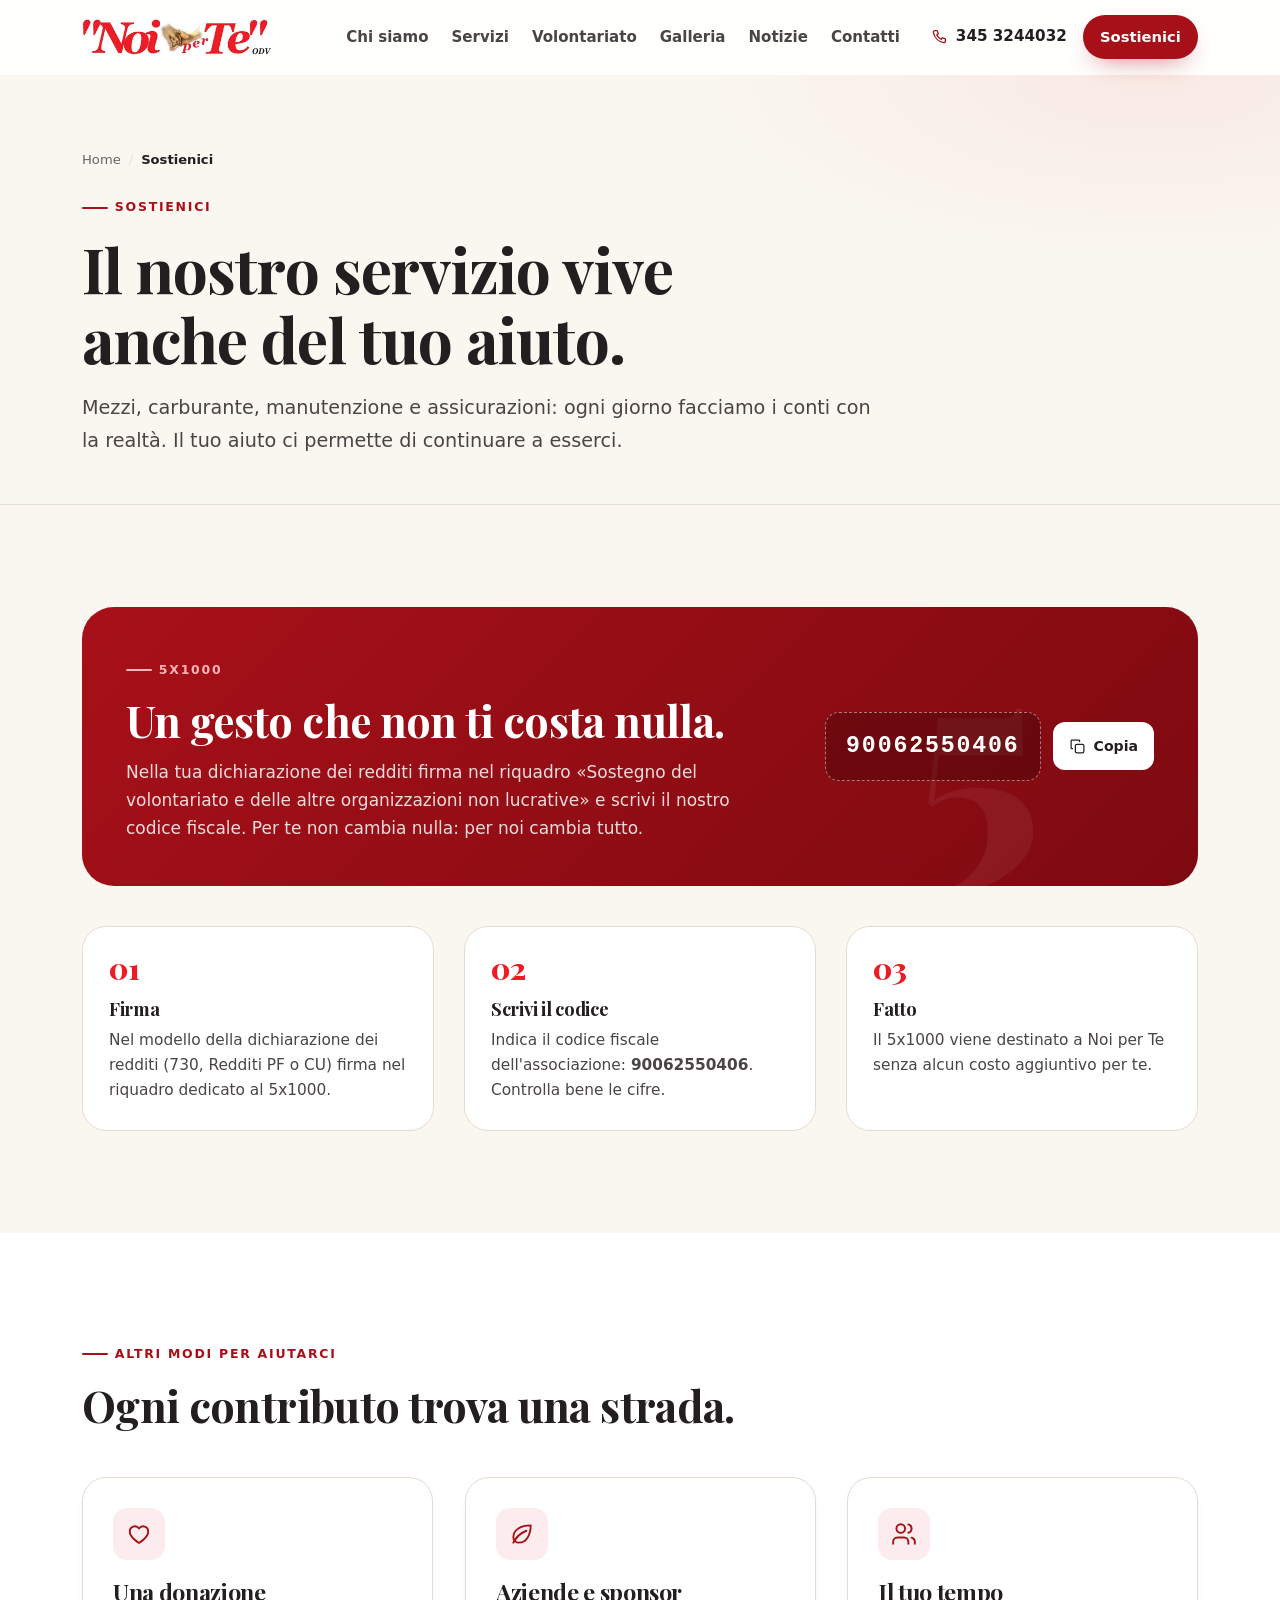
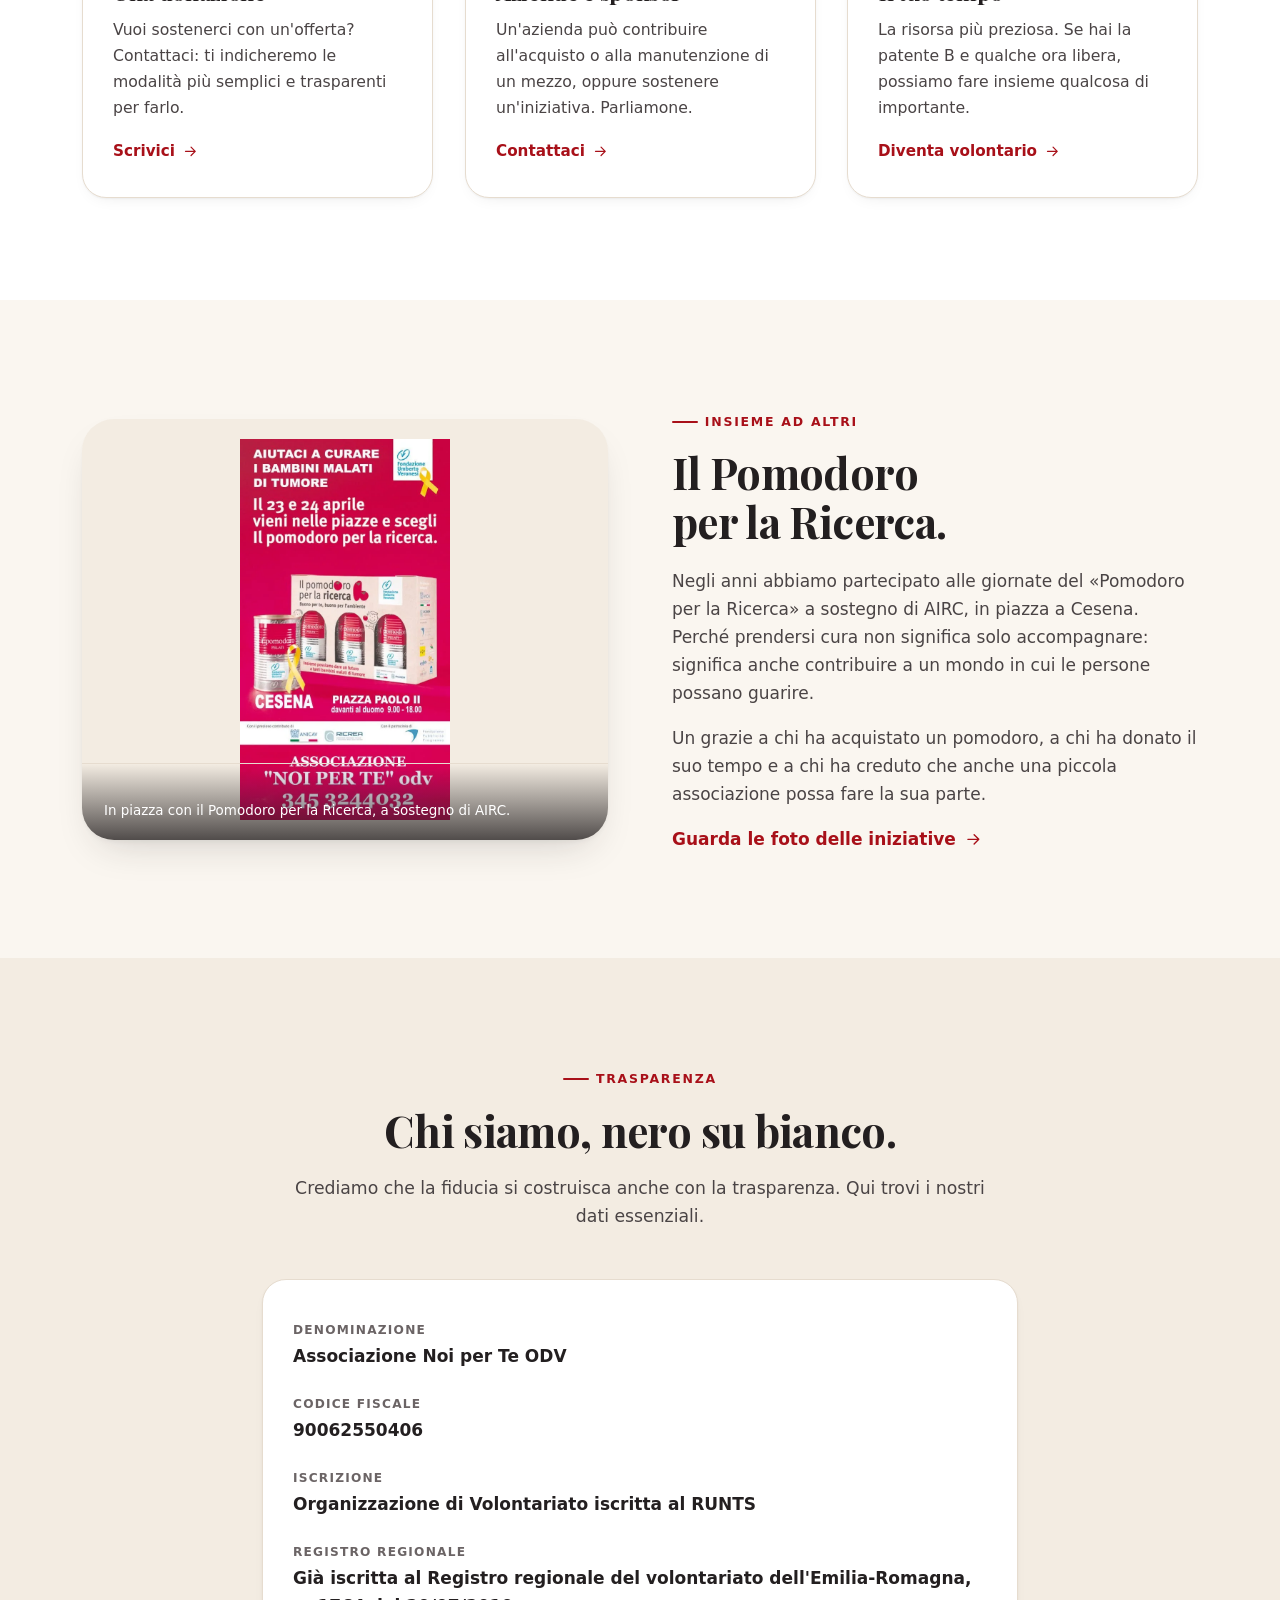
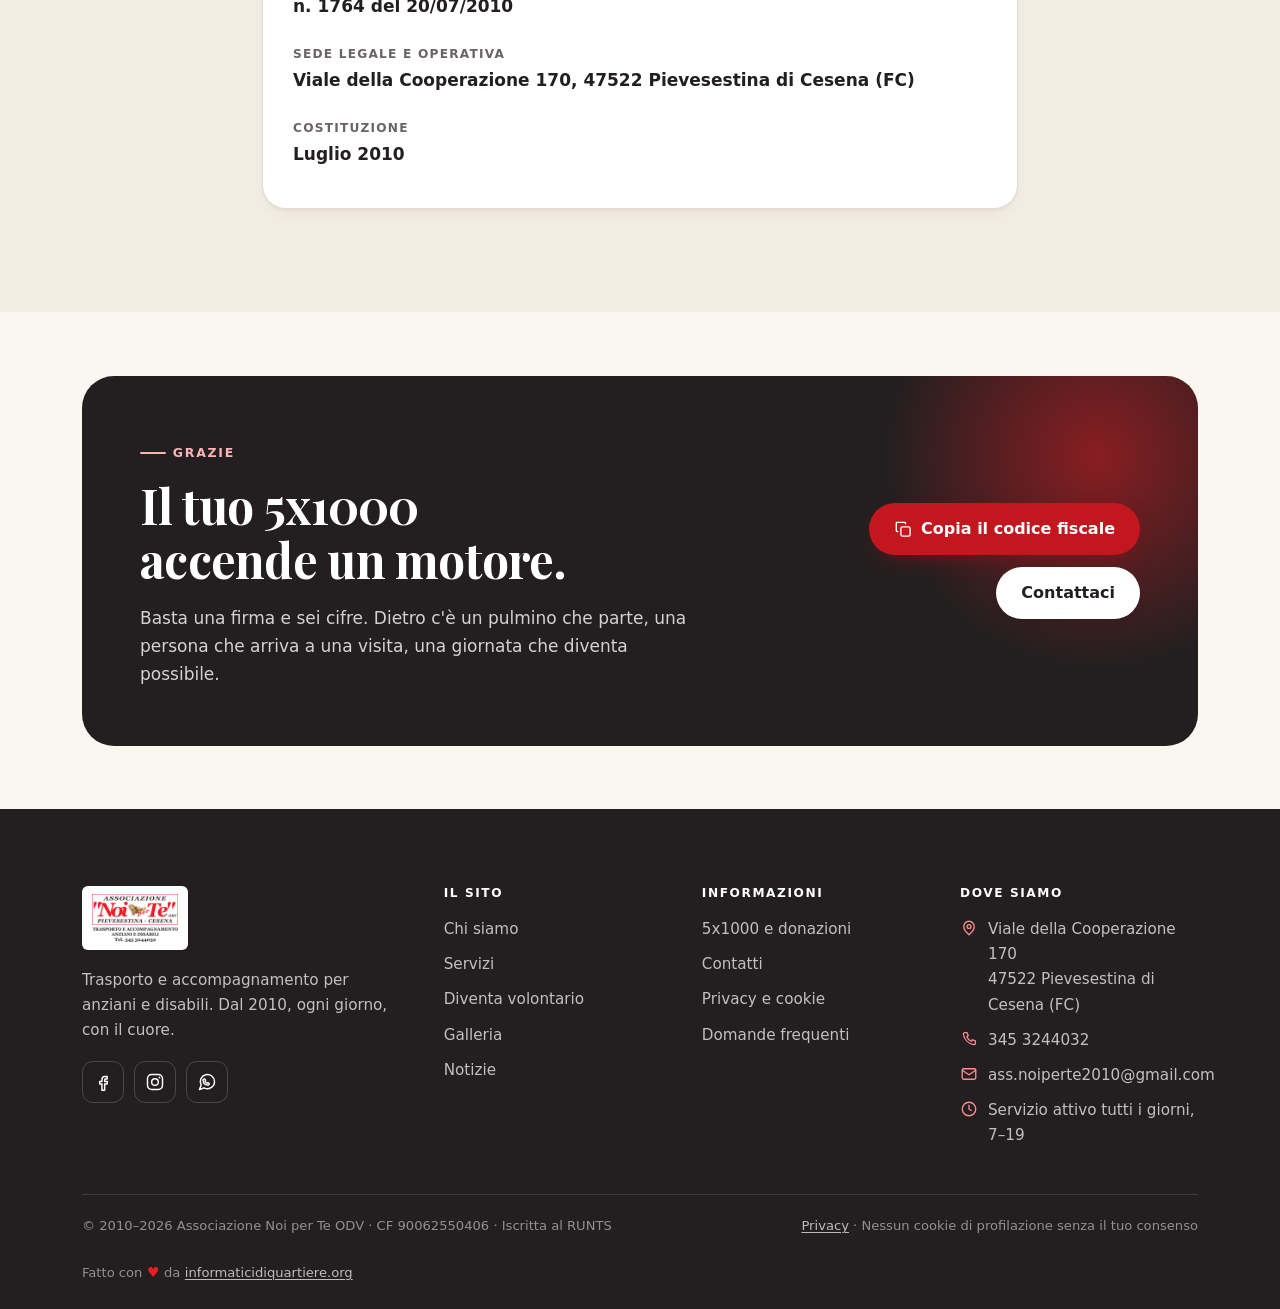
<file: sostienici/index.html>
<!DOCTYPE html>
<html lang="it" class="no-js">
<head>
  <meta charset="utf-8">
  <meta name="viewport" content="width=device-width, initial-scale=1">

  <title>5x1000 e sostegno | Associazione Noi per Te ODV</title>
  <meta name="description" content="Destina il 5x1000 a Noi per Te: codice fiscale 90062550406. Scopri come sostenere il servizio di trasporto e accompagnamento a Cesena.">
  <link rel="canonical" href="https://www.noiperte.it/sostienici/">
  <meta name="robots" content="index, follow, max-image-preview:large, max-snippet:-1">
  <meta name="author" content="Associazione Noi per Te ODV">
  <meta name="theme-color" content="#231F20">
  <meta name="format-detection" content="telephone=no">

  <meta property="og:type" content="website">
  <meta property="og:site_name" content="Associazione Noi per Te ODV">
  <meta property="og:locale" content="it_IT">
  <meta property="og:title" content="5x1000 e sostegno | Associazione Noi per Te ODV">
  <meta property="og:description" content="Destina il 5x1000 a Noi per Te: codice fiscale 90062550406. Scopri come sostenere il servizio di trasporto e accompagnamento a Cesena.">
  <meta property="og:url" content="https://www.noiperte.it/sostienici/">
  <meta property="og:image" content="https://www.noiperte.it/og-image.jpg">
  <meta property="og:image:width" content="1200">
  <meta property="og:image:height" content="630">
  <meta property="og:image:alt" content="Associazione Noi per Te ODV, trasporto e accompagnamento anziani e disabili a Cesena">
  <meta name="twitter:card" content="summary_large_image">
  <meta name="twitter:title" content="5x1000 e sostegno | Associazione Noi per Te ODV">
  <meta name="twitter:description" content="Destina il 5x1000 a Noi per Te: codice fiscale 90062550406. Scopri come sostenere il servizio di trasporto e accompagnamento a Cesena.">
  <meta name="twitter:image" content="https://www.noiperte.it/og-image.jpg">

  <link rel="icon" href="/favicon.ico" sizes="32x32">
  <link rel="icon" href="/favicon.svg" type="image/svg+xml">
  <link rel="apple-touch-icon" href="/apple-touch-icon.png">
  <link rel="manifest" href="/site.webmanifest">

  <link rel="preload" href="/assets/fonts/playfair-display-latin.woff2" as="font" type="font/woff2" crossorigin>
  <link rel="stylesheet" href="/assets/css/style.css">
  <script>document.documentElement.className = document.documentElement.className.replace('no-js', 'js');</script>
  <script type="application/ld+json">
{
  "@context": "https://schema.org",
  "@graph": [
    {
      "@type": "NGO",
      "@id": "https://www.noiperte.it/#organizzazione",
      "name": "Associazione Noi per Te ODV",
      "alternateName": [
        "Noi per Te ODV",
        "Associazione \"Noi per Te\" ODV"
      ],
      "url": "https://www.noiperte.it/",
      "logo": "https://www.noiperte.it/assets/img/logo-full.png",
      "image": "https://www.noiperte.it/og-image.jpg",
      "description": "Organizzazione di volontariato di Pievesestina di Cesena che dal 2010 offre trasporto e accompagnamento a persone anziane, disabili e non autosufficienti.",
      "foundingDate": "2010-07",
      "taxID": "90062550406",
      "nonprofitStatus": "Organizzazione di Volontariato iscritta al RUNTS",
      "email": "ass.noiperte2010@gmail.com",
      "telephone": "+39 345 3244032",
      "address": {
        "@type": "PostalAddress",
        "streetAddress": "Viale della Cooperazione 170",
        "addressLocality": "Pievesestina di Cesena",
        "addressRegion": "Emilia-Romagna",
        "postalCode": "47522",
        "addressCountry": "IT"
      },
      "areaServed": [
        {
          "@type": "City",
          "name": "Cesena"
        },
        {
          "@type": "AdministrativeArea",
          "name": "Provincia di Forlì-Cesena"
        }
      ],
      "knowsAbout": [
        "Trasporto e accompagnamento di anziani",
        "Trasporto e accompagnamento di persone con disabilità",
        "Trasporto per dialisi",
        "Accompagnamento a visite mediche",
        "Volontariato sociale"
      ],
      "sameAs": [
        "https://www.facebook.com/NoiPerTe",
        "https://www.instagram.com/gabriellagu57"
      ],
      "contactPoint": {
        "@type": "ContactPoint",
        "telephone": "+39 345 3244032",
        "contactType": "customer service",
        "availableLanguage": "it"
      }
    },
    {
      "@type": "WebSite",
      "@id": "https://www.noiperte.it/#sito",
      "url": "https://www.noiperte.it/",
      "name": "Associazione Noi per Te ODV",
      "inLanguage": "it-IT",
      "publisher": {
        "@id": "https://www.noiperte.it/#organizzazione"
      }
    },
    {
      "@type": "WebPage",
      "@id": "https://www.noiperte.it/sostienici/#pagina",
      "url": "https://www.noiperte.it/sostienici/",
      "name": "5x1000 e sostegno | Associazione Noi per Te ODV",
      "description": "Destina il 5x1000 a Noi per Te con il codice fiscale 90062550406.",
      "isPartOf": {
        "@id": "https://www.noiperte.it/#sito"
      },
      "about": {
        "@id": "https://www.noiperte.it/#organizzazione"
      },
      "inLanguage": "it-IT",
      "primaryImageOfPage": "https://www.noiperte.it/og-image.jpg"
    },
    {
      "@type": "BreadcrumbList",
      "itemListElement": [
        {
          "@type": "ListItem",
          "position": 1,
          "name": "Home",
          "item": "https://www.noiperte.it/"
        },
        {
          "@type": "ListItem",
          "position": 2,
          "name": "Sostienici",
          "item": "https://www.noiperte.it/sostienici/"
        }
      ]
    }
  ]
}
  </script>
</head>
<body>
<a class="skip-link" href="#main">Salta al contenuto principale</a>

<!-- Sprite icone SVG -->
<svg xmlns="http://www.w3.org/2000/svg" style="display:none" aria-hidden="true">
  <symbol id="i-arrow" viewBox="0 0 24 24"><path d="M5 12h14M13 6l6 6-6 6"/></symbol>
  <symbol id="i-arrow-left" viewBox="0 0 24 24"><path d="M19 12H5M11 6l-6 6 6 6"/></symbol>
  <symbol id="i-chevron" viewBox="0 0 24 24"><path d="M9 6l6 6-6 6"/></symbol>
  <symbol id="i-phone" viewBox="0 0 24 24"><path d="M6.5 3.5h3l1.5 4-2 1.5a12 12 0 0 0 6 6l1.5-2 4 1.5v3a2 2 0 0 1-2.2 2A17 17 0 0 1 4.5 5.7 2 2 0 0 1 6.5 3.5Z"/></symbol>
  <symbol id="i-mail" viewBox="0 0 24 24"><rect x="3" y="5" width="18" height="14" rx="2"/><path d="m3 7 9 6 9-6"/></symbol>
  <symbol id="i-pin" viewBox="0 0 24 24"><path d="M12 21s7-6.1 7-11a7 7 0 1 0-14 0c0 4.9 7 11 7 11Z"/><circle cx="12" cy="10" r="2.6"/></symbol>
  <symbol id="i-clock" viewBox="0 0 24 24"><circle cx="12" cy="12" r="9"/><path d="M12 7v5l3 2"/></symbol>
  <symbol id="i-users" viewBox="0 0 24 24"><path d="M16 21v-1.8a4 4 0 0 0-4-4H6a4 4 0 0 0-4 4V21"/><circle cx="9" cy="7" r="4"/><path d="M22 21v-1.8a4 4 0 0 0-3-3.87"/><path d="M16 3.13a4 4 0 0 1 0 7.75"/></symbol>
  <symbol id="i-wheelchair" viewBox="0 0 24 24"><circle cx="10" cy="4" r="1.9"/><path d="M10 7v7h6l2.5 5"/><path d="M16 14h-6"/><circle cx="8" cy="17" r="4"/></symbol>
  <symbol id="i-van" viewBox="0 0 24 24"><path d="M3 17V8a1 1 0 0 1 1-1h9l4 4h3a1 1 0 0 1 1 1v5"/><path d="M3 17h1M9 17h6M18 17h2"/><circle cx="7" cy="17" r="2"/><circle cx="17" cy="17" r="2"/><path d="M13 7v4h4"/></symbol>
  <symbol id="i-heart" viewBox="0 0 24 24"><path d="M12 20.3S3.5 15.2 3.5 9.9A4.7 4.7 0 0 1 12 6.9a4.7 4.7 0 0 1 8.5 3c0 5.3-8.5 10.4-8.5 10.4Z"/></symbol>
  <symbol id="i-calendar" viewBox="0 0 24 24"><rect x="3" y="5" width="18" height="16" rx="2"/><path d="M3 10h18M8 3v4M16 3v4"/></symbol>
  <symbol id="i-check" viewBox="0 0 24 24"><path d="m4 12 5 5L20 6"/></symbol>
  <symbol id="i-play" viewBox="0 0 24 24"><path d="M8 5v14l11-7Z"/></symbol>
  <symbol id="i-menu" viewBox="0 0 24 24"><path d="M4 7h16M4 12h16M4 17h16"/></symbol>
  <symbol id="i-close" viewBox="0 0 24 24"><path d="M6 6l12 12M18 6 6 18"/></symbol>
  <symbol id="i-whatsapp" viewBox="0 0 24 24"><path d="M21 11.5a8.5 8.5 0 0 1-12.6 7.5L3 21l2-5.4A8.5 8.5 0 1 1 21 11.5Z"/><path d="M8.6 8.3c.3-.1.7 0 .9.3l.7 1.2c.1.3.1.6-.1.8l-.5.5c.5 1 1.3 1.8 2.3 2.3l.5-.5c.2-.2.5-.3.8-.1l1.2.7c.3.2.4.6.3.9-.3.8-1.1 1.4-2 1.3-2.9-.3-5.2-2.6-5.5-5.5-.1-.8.5-1.6 1.4-1.9Z"/></symbol>
  <symbol id="i-facebook" viewBox="0 0 24 24"><path d="M14.5 8.5H17V5.4h-2.7c-2.2 0-3.6 1.5-3.6 3.8v2.1H8v3.2h2.7V22h3.3v-7.5h2.8l.5-3.2h-3.3V9.6c0-.7.3-1.1 1-1.1Z"/></symbol>
  <symbol id="i-instagram" viewBox="0 0 24 24"><rect x="3" y="3" width="18" height="18" rx="5"/><circle cx="12" cy="12" r="4"/><circle cx="17.4" cy="6.6" r="1.1" fill="currentColor" stroke="none"/></symbol>
  <symbol id="i-copy" viewBox="0 0 24 24"><rect x="9" y="9" width="12" height="12" rx="2"/><path d="M5 15H4a1 1 0 0 1-1-1V4a1 1 0 0 1 1-1h10a1 1 0 0 1 1 1v1"/></symbol>
  <symbol id="i-external" viewBox="0 0 24 24"><path d="M14 4h6v6M20 4l-9 9M19 14v5a1 1 0 0 1-1 1H5a1 1 0 0 1-1-1V6a1 1 0 0 1 1-1h5"/></symbol>
  <symbol id="i-award" viewBox="0 0 24 24"><circle cx="12" cy="9" r="5"/><path d="m8.5 13-1.5 8 5-3 5 3-1.5-8"/></symbol>
  <symbol id="i-route" viewBox="0 0 24 24"><circle cx="6" cy="19" r="2"/><circle cx="18" cy="5" r="2"/><path d="M8 19h7a4 4 0 0 0 0-8H9a4 4 0 0 1 0-8h7"/></symbol>
  <symbol id="i-school" viewBox="0 0 24 24"><path d="m12 3 9 5-9 5-9-5 9-5Z"/><path d="M6 10v5c0 1.7 2.7 3 6 3s6-1.3 6-3v-5"/></symbol>
  <symbol id="i-sun" viewBox="0 0 24 24"><circle cx="12" cy="12" r="4"/><path d="M12 2v2M12 20v2M4.9 4.9l1.4 1.4M17.7 17.7l1.4 1.4M2 12h2M20 12h2M4.9 19.1l1.4-1.4M17.7 6.3l1.4-1.4"/></symbol>
  <symbol id="i-leaf" viewBox="0 0 24 24"><path d="M20 4c-9 0-16 4-16 11a5 5 0 0 0 5 5c7 0 11-7 11-16Z"/><path d="M4 20c3-6 7-9 12-11"/></symbol>
  <symbol id="i-shield" viewBox="0 0 24 24"><path d="M12 3l8 3v6c0 5-3.5 8-8 9-4.5-1-8-4-8-9V6l8-3Z"/><path d="m9 12 2 2 4-4"/></symbol>
</svg>

<header class="site-header" data-header>
  <div class="shell header-inner">
    <a class="brand" href="/" aria-label="Associazione Noi per Te ODV — vai alla home">
      <picture>
        <source type="image/webp" srcset="/assets/img/logo-wordmark-senza-bordo-360.webp 360w, /assets/img/logo-wordmark-senza-bordo-640.webp 640w, /assets/img/logo-wordmark-senza-bordo-1080.webp 1080w" sizes="224px">
        <img src="/assets/img/logo-wordmark-senza-bordo-640.jpg" alt="Noi per Te ODV — trasporto e accompagnamento anziani e disabili" width="1699" height="340">
      </picture>
    </a>

    <nav class="nav" aria-label="Navigazione principale">
      <ul>
        <li><a href="/chi-siamo/">Chi siamo</a></li>
        <li><a href="/servizi/">Servizi</a></li>
        <li><a href="/diventa-volontario/">Volontariato</a></li>
        <li><a href="/galleria/">Galleria</a></li>
        <li><a href="/notizie/">Notizie</a></li>
        <li><a href="/contatti/">Contatti</a></li>
      </ul>
    </nav>

    <div class="header-actions">
      <a class="header-phone" href="tel:+393453244032" aria-label="Chiama il 345 3244032">
        <svg class="icon" aria-hidden="true"><use href="#i-phone"/></svg>
        <span class="header-phone__num">345 3244032</span>
      </a>
      <a class="btn btn--primary btn--sm btn--header-cta" href="/sostienici/" aria-current="page">Sostienici</a>
      <button class="nav-toggle" type="button" aria-expanded="false" aria-controls="mobile-nav" data-nav-toggle>
        <span class="sr-only">Apri il menu</span>
        <svg class="icon icon--menu" aria-hidden="true"><use href="#i-menu"/></svg>
        <svg class="icon icon--close" aria-hidden="true"><use href="#i-close"/></svg>
      </button>
    </div>
  </div>
</header>

<div class="mobile-nav" id="mobile-nav" tabindex="-1" data-drawer hidden>
  <nav aria-label="Navigazione mobile">
    <ul>
      <li><a class="mobile-link" href="/chi-siamo/">Chi siamo <svg class="icon" aria-hidden="true"><use href="#i-chevron"/></svg></a></li>
      <li><a class="mobile-link" href="/servizi/">Servizi <svg class="icon" aria-hidden="true"><use href="#i-chevron"/></svg></a></li>
      <li><a class="mobile-link" href="/diventa-volontario/">Volontariato <svg class="icon" aria-hidden="true"><use href="#i-chevron"/></svg></a></li>
      <li><a class="mobile-link" href="/galleria/">Galleria <svg class="icon" aria-hidden="true"><use href="#i-chevron"/></svg></a></li>
      <li><a class="mobile-link" href="/notizie/">Notizie <svg class="icon" aria-hidden="true"><use href="#i-chevron"/></svg></a></li>
      <li><a class="mobile-link" href="/contatti/">Contatti <svg class="icon" aria-hidden="true"><use href="#i-chevron"/></svg></a></li>
      <li><a class="mobile-link" href="/sostienici/" aria-current="page">Sostienici <svg class="icon" aria-hidden="true"><use href="#i-chevron"/></svg></a></li>
    </ul>
  </nav>
  <div class="drawer-actions">
    <a class="btn btn--primary btn--block" href="tel:+393453244032">
      <svg class="icon" aria-hidden="true"><use href="#i-phone"/></svg> Chiama 345 3244032
    </a>
    <a class="btn btn--ghost btn--block" href="mailto:ass.noiperte2010@gmail.com">
      <svg class="icon" aria-hidden="true"><use href="#i-mail"/></svg> Scrivici una email
    </a>
  </div>
  <div class="drawer-contact">
    <a href="https://maps.google.com/?q=Viale+della+Cooperazione+170,+47522+Pievesestina+di+Cesena" target="_blank" rel="noopener">
      <svg class="icon" aria-hidden="true"><use href="#i-pin"/></svg>
      Viale della Cooperazione 170, Pievesestina di Cesena
    </a>
    <div class="drawer-social">
      <a href="https://www.facebook.com/NoiPerTe" target="_blank" rel="noopener" aria-label="Facebook"><svg class="icon" aria-hidden="true"><use href="#i-facebook"/></svg></a>
      <a href="https://www.instagram.com/gabriellagu57" target="_blank" rel="noopener" aria-label="Instagram"><svg class="icon" aria-hidden="true"><use href="#i-instagram"/></svg></a>
      <a href="https://wa.me/393453244032" target="_blank" rel="noopener" aria-label="WhatsApp"><svg class="icon" aria-hidden="true"><use href="#i-whatsapp"/></svg></a>
    </div>
  </div>
</div>

<main id="main">

<section class="page-hero">
  <div class="shell">
    <nav aria-label="Percorso di navigazione">
<ol class="breadcrumb">
  <li><a href="/">Home</a></li>
  <li><span aria-current="page">Sostienici</span></li>
</ol>
</nav>
    <p class="eyebrow">Sostienici</p>
    <h1>Il nostro servizio vive anche del tuo aiuto.</h1>
    <p class="lead">Mezzi, carburante, manutenzione e assicurazioni: ogni giorno facciamo i conti con la realtà. Il tuo aiuto ci permette di continuare a esserci.</p>
  </div>
</section>

<section class="section">
  <div class="shell">
    <div class="code-card reveal">
      <div>
        <p class="eyebrow eyebrow--light">5x1000</p>
        <h2>Un gesto che non ti costa nulla.</h2>
        <p>Nella tua dichiarazione dei redditi firma nel riquadro «Sostegno del volontariato e delle altre organizzazioni non lucrative» e scrivi il nostro codice fiscale. Per te non cambia nulla: per noi cambia tutto.</p>
      </div>
      <div class="code-value">
        <code>90062550406</code>
        <button class="copy-btn" type="button" data-copy="90062550406" aria-label="Copia il codice fiscale 90062550406">
          <svg class="icon" aria-hidden="true"><use href="#i-copy"/></svg>
          <span data-copy-label>Copia</span>
        </button>
      </div>
    </div>

    <ol class="steps mt-4">
      <li class="reveal"><h3>Firma</h3><p>Nel modello della dichiarazione dei redditi (730, Redditi PF o CU) firma nel riquadro dedicato al 5x1000.</p></li>
      <li class="reveal" data-delay="1"><h3>Scrivi il codice</h3><p>Indica il codice fiscale dell'associazione: <strong>90062550406</strong>. Controlla bene le cifre.</p></li>
      <li class="reveal" data-delay="2"><h3>Fatto</h3><p>Il 5x1000 viene destinato a Noi per Te senza alcun costo aggiuntivo per te.</p></li>
    </ol>
  </div>
</section>

<section class="section section--white">
  <div class="shell">
    <div class="section-head">
      <p class="eyebrow">Altri modi per aiutarci</p>
      <h2>Ogni contributo trova una strada.</h2>
    </div>
    <div class="grid grid--3">
      <article class="card card--hover reveal">
        <div class="card__icon"><svg class="icon" aria-hidden="true"><use href="#i-heart"/></svg></div>
        <h3>Una donazione</h3>
        <p>Vuoi sostenerci con un'offerta? Contattaci: ti indicheremo le modalità più semplici e trasparenti per farlo.</p>
        <a class="link-arrow" href="mailto:ass.noiperte2010@gmail.com?subject=Donazione%20a%20Noi%20per%20Te">Scrivici <svg class="icon" aria-hidden="true"><use href="#i-arrow"/></svg></a>
      </article>
      <article class="card card--hover reveal" data-delay="1">
        <div class="card__icon"><svg class="icon" aria-hidden="true"><use href="#i-leaf"/></svg></div>
        <h3>Aziende e sponsor</h3>
        <p>Un'azienda può contribuire all'acquisto o alla manutenzione di un mezzo, oppure sostenere un'iniziativa. Parliamone.</p>
        <a class="link-arrow" href="mailto:ass.noiperte2010@gmail.com?subject=Collaborazione%20o%20sponsorizzazione">Contattaci <svg class="icon" aria-hidden="true"><use href="#i-arrow"/></svg></a>
      </article>
      <article class="card card--hover reveal" data-delay="2">
        <div class="card__icon"><svg class="icon" aria-hidden="true"><use href="#i-users"/></svg></div>
        <h3>Il tuo tempo</h3>
        <p>La risorsa più preziosa. Se hai la patente B e qualche ora libera, possiamo fare insieme qualcosa di importante.</p>
        <a class="link-arrow" href="/diventa-volontario/">Diventa volontario <svg class="icon" aria-hidden="true"><use href="#i-arrow"/></svg></a>
      </article>
    </div>
  </div>
</section>

<section class="section">
  <div class="shell split">
    <figure class="split__media split__media--contain reveal">
      <picture>
        <source type="image/webp" srcset="/assets/img/il-pomodoro-per-la-ricerca-588.webp">
        <img src="/assets/img/il-pomodoro-per-la-ricerca-588.jpg" alt="Locandina dell'iniziativa Il Pomodoro per la Ricerca a sostegno di AIRC" width="588" height="1062" loading="lazy" decoding="async">
      </picture>
      <figcaption>In piazza con il Pomodoro per la Ricerca, a sostegno di AIRC.</figcaption>
    </figure>
    <div class="split__content reveal" data-delay="1">
      <p class="eyebrow">Insieme ad altri</p>
      <h2>Il Pomodoro per la Ricerca.</h2>
      <p>Negli anni abbiamo partecipato alle giornate del «Pomodoro per la Ricerca» a sostegno di AIRC, in piazza a Cesena. Perché prendersi cura non significa solo accompagnare: significa anche contribuire a un mondo in cui le persone possano guarire.</p>
      <p>Un grazie a chi ha acquistato un pomodoro, a chi ha donato il suo tempo e a chi ha creduto che anche una piccola associazione possa fare la sua parte.</p>
      <a class="link-arrow" href="/galleria/">Guarda le foto delle iniziative <svg class="icon" aria-hidden="true"><use href="#i-arrow"/></svg></a>
    </div>
  </div>
</section>

<section class="section section--sand">
  <div class="shell shell--narrow">
    <div class="section-head section-head--center">
      <p class="eyebrow">Trasparenza</p>
      <h2>Chi siamo, nero su bianco.</h2>
      <p>Crediamo che la fiducia si costruisca anche con la trasparenza. Qui trovi i nostri dati essenziali.</p>
    </div>
    <div class="card">
      <ul class="contact-list" style="gap:4px">
        <li><div class="contact-item" style="border:0;padding:10px 0;background:transparent"><span class="ci-text"><span class="ci-label">Denominazione</span><span class="ci-value">Associazione Noi per Te ODV</span></span></div></li>
        <li><div class="contact-item" style="border:0;padding:10px 0;background:transparent"><span class="ci-text"><span class="ci-label">Codice fiscale</span><span class="ci-value">90062550406</span></span></div></li>
        <li><div class="contact-item" style="border:0;padding:10px 0;background:transparent"><span class="ci-text"><span class="ci-label">Iscrizione</span><span class="ci-value">Organizzazione di Volontariato iscritta al RUNTS</span></span></div></li>
        <li><div class="contact-item" style="border:0;padding:10px 0;background:transparent"><span class="ci-text"><span class="ci-label">Registro regionale</span><span class="ci-value">Già iscritta al Registro regionale del volontariato dell'Emilia-Romagna, n. 1764 del 20/07/2010</span></span></div></li>
        <li><div class="contact-item" style="border:0;padding:10px 0;background:transparent"><span class="ci-text"><span class="ci-label">Sede legale e operativa</span><span class="ci-value">Viale della Cooperazione 170, 47522 Pievesestina di Cesena (FC)</span></span></div></li>
        <li><div class="contact-item" style="border:0;padding:10px 0;background:transparent"><span class="ci-text"><span class="ci-label">Costituzione</span><span class="ci-value">Luglio 2010</span></span></div></li>
      </ul>
    </div>
  </div>
</section>

<section class="section section--tight">
  <div class="shell">
    <div class="cta-band reveal">
      <div>
        <p class="eyebrow eyebrow--light">Grazie</p>
        <h2>Il tuo 5x1000 accende un motore.</h2>
        <p>Basta una firma e sei cifre. Dietro c'è un pulmino che parte, una persona che arriva a una visita, una giornata che diventa possibile.</p>
      </div>
      <div class="actions">
        <a class="btn btn--primary" href="#" data-copy="90062550406"><svg class="icon" aria-hidden="true"><use href="#i-copy"/></svg> Copia il codice fiscale</a>
        <a class="btn btn--light" href="/contatti/">Contattaci</a>
      </div>
    </div>
  </div>
</section>

</main>

<footer class="site-footer">
  <div class="shell">
    <div class="footer-grid">
      <div class="footer-brand">
        <img src="/assets/img/logo-full-400.jpg" alt="Associazione Noi per Te ODV — Pievesestina Cesena" width="400" height="224" loading="lazy" decoding="async">
        <p>Trasporto e accompagnamento per anziani e disabili. Dal 2010, ogni giorno, con il cuore.</p>
        <div class="footer-social">
          <a href="https://www.facebook.com/NoiPerTe" target="_blank" rel="noopener" aria-label="Seguici su Facebook"><svg class="icon" aria-hidden="true"><use href="#i-facebook"/></svg></a>
          <a href="https://www.instagram.com/gabriellagu57" target="_blank" rel="noopener" aria-label="Seguici su Instagram"><svg class="icon" aria-hidden="true"><use href="#i-instagram"/></svg></a>
          <a href="https://wa.me/393453244032" target="_blank" rel="noopener" aria-label="Scrivici su WhatsApp"><svg class="icon" aria-hidden="true"><use href="#i-whatsapp"/></svg></a>
        </div>
      </div>

      <div class="footer-col">
        <h3>Il sito</h3>
        <ul>
          <li><a href="/chi-siamo/">Chi siamo</a></li>
          <li><a href="/servizi/">Servizi</a></li>
          <li><a href="/diventa-volontario/">Diventa volontario</a></li>
          <li><a href="/galleria/">Galleria</a></li>
          <li><a href="/notizie/">Notizie</a></li>
        </ul>
      </div>

      <div class="footer-col">
        <h3>Informazioni</h3>
        <ul>
          <li><a href="/sostienici/">5x1000 e donazioni</a></li>
          <li><a href="/contatti/">Contatti</a></li>
          <li><a href="/privacy/">Privacy e cookie</a></li>
          <li><a href="/servizi/#faq">Domande frequenti</a></li>
        </ul>
      </div>

      <div class="footer-col footer-col--contact">
        <h3>Dove siamo</h3>
        <div class="footer-contact">
          <a href="https://maps.google.com/?q=Viale+della+Cooperazione+170,+47522+Pievesestina+di+Cesena" target="_blank" rel="noopener">
            <svg class="icon" aria-hidden="true"><use href="#i-pin"/></svg>
            <span>Viale della Cooperazione 170<br>47522 Pievesestina di Cesena (FC)</span>
          </a>
          <a href="tel:+393453244032"><svg class="icon" aria-hidden="true"><use href="#i-phone"/></svg> <span>345 3244032</span></a>
          <a href="mailto:ass.noiperte2010@gmail.com"><svg class="icon" aria-hidden="true"><use href="#i-mail"/></svg> <span>ass.noiperte2010@gmail.com</span></a>
          <span><svg class="icon" aria-hidden="true"><use href="#i-clock"/></svg> <span>Servizio attivo tutti i giorni, 7–19</span></span>
        </div>
      </div>
    </div>

    <div class="footer-bottom">
      <p>© 2010–<span data-year>2026</span> Associazione Noi per Te ODV · CF <span class="cf">90062550406</span> · Iscritta al RUNTS</p>
      <p><a href="/privacy/">Privacy</a> · Nessun cookie di profilazione senza il tuo consenso</p>
      <p class="footer-credit">Fatto con <span class="heart" aria-hidden="true">&hearts;</span> da <a href="https://informaticidiquartiere.org" target="_blank" rel="noopener">informaticidiquartiere.org</a></p>
    </div>
  </div>
</footer>

<script src="/assets/js/main.js" defer></script>
</body>
</html>
</file>
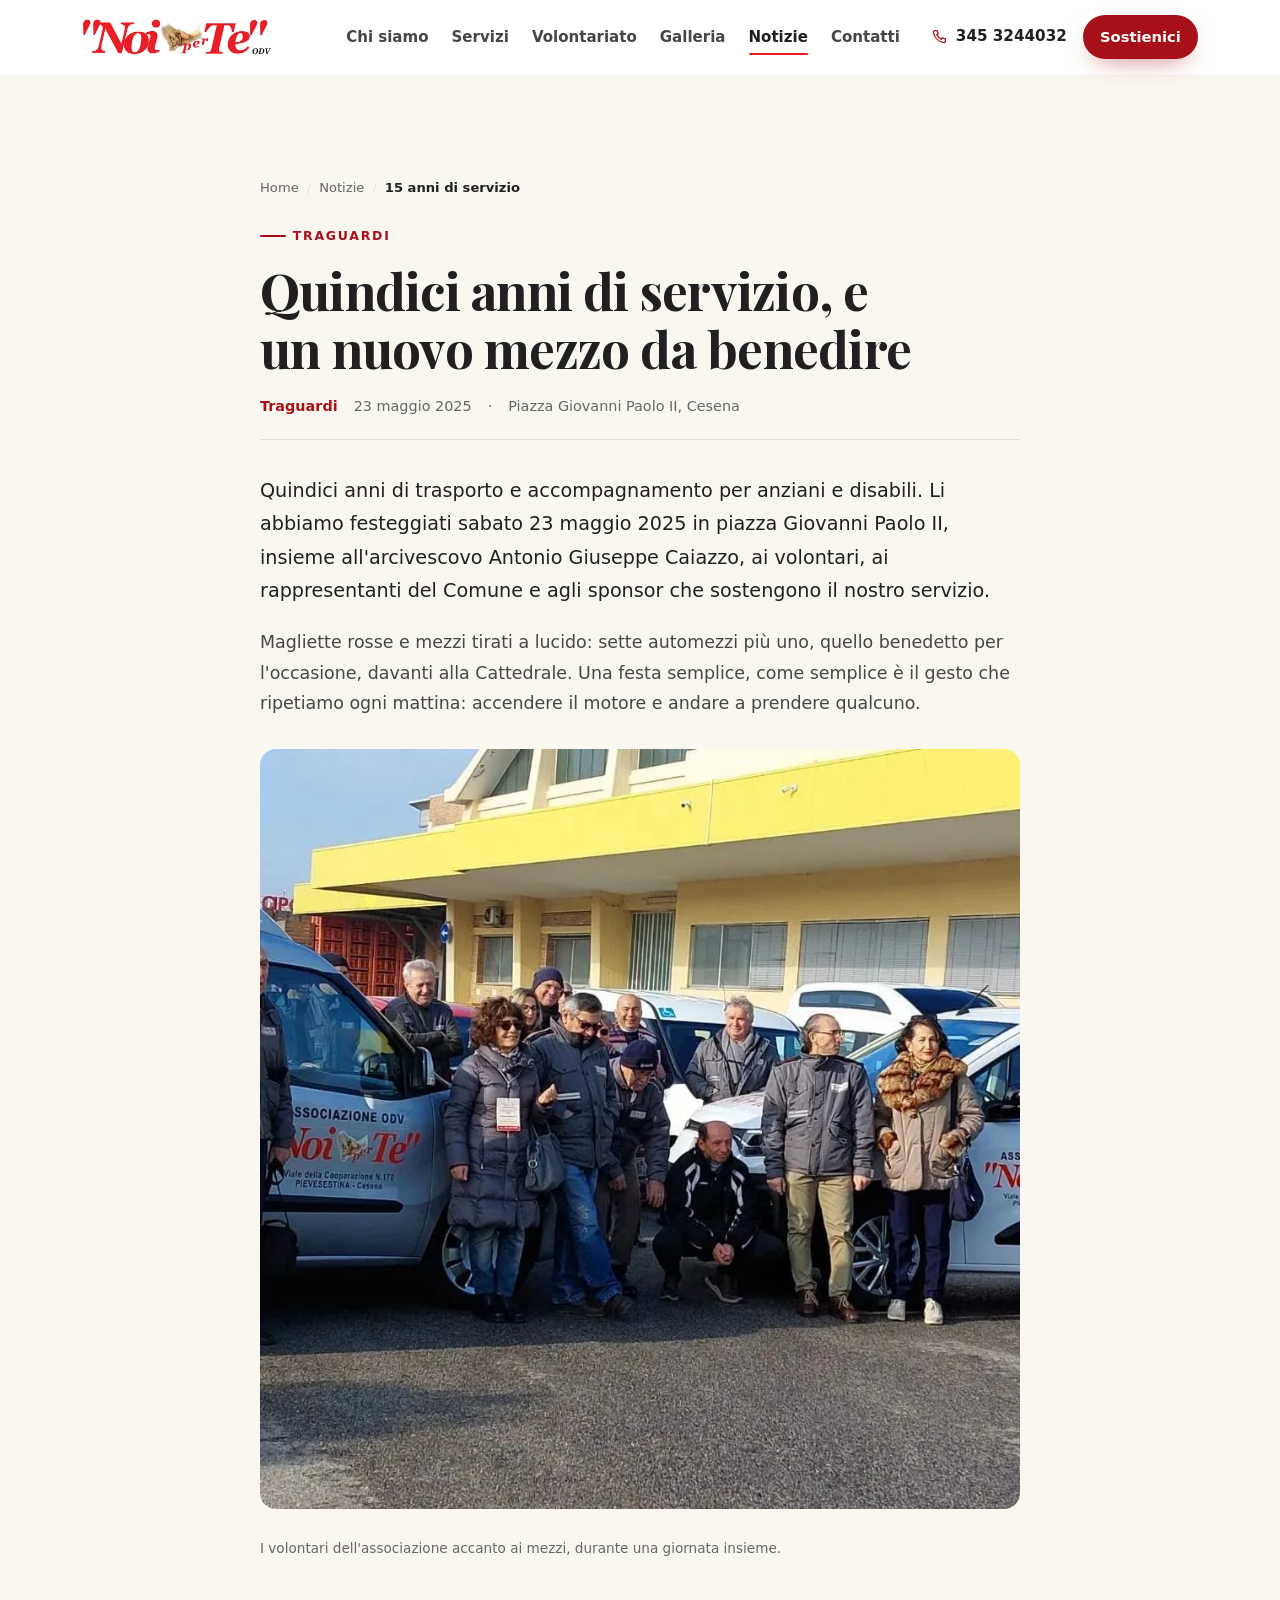
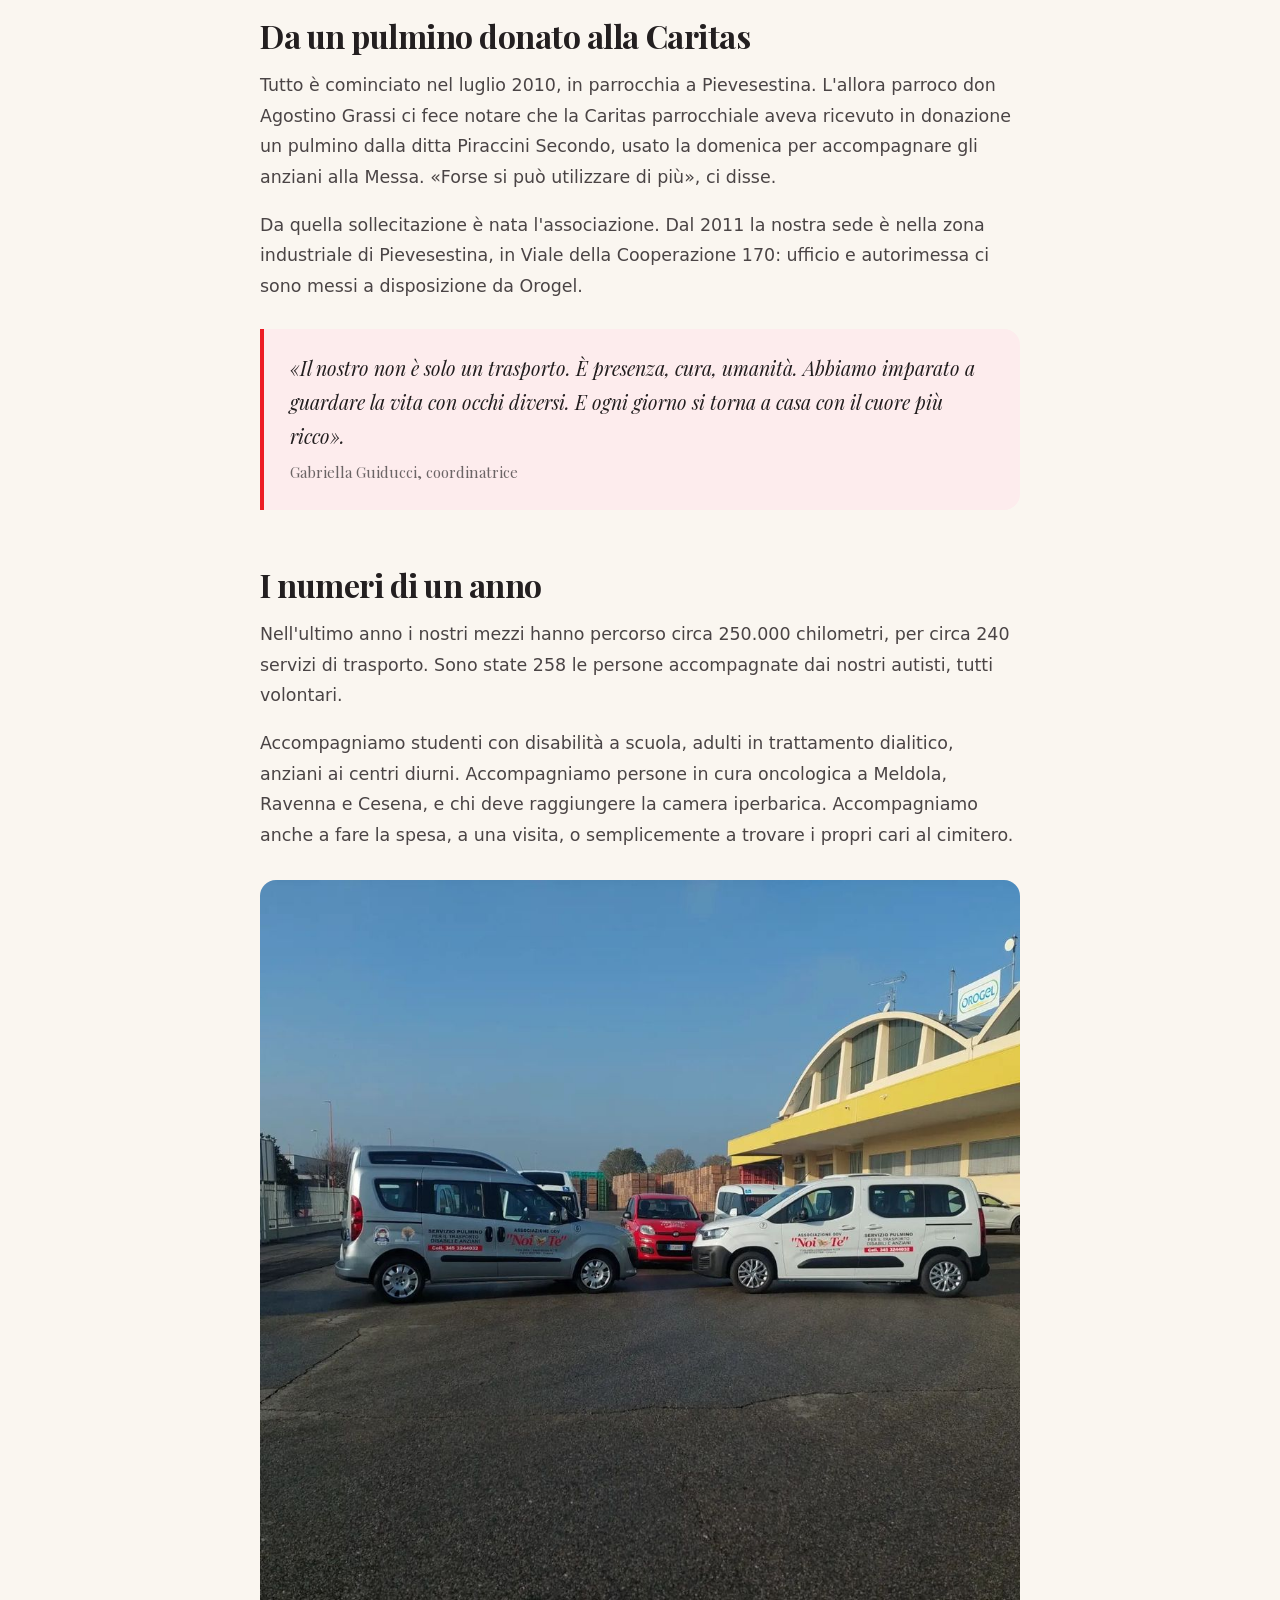
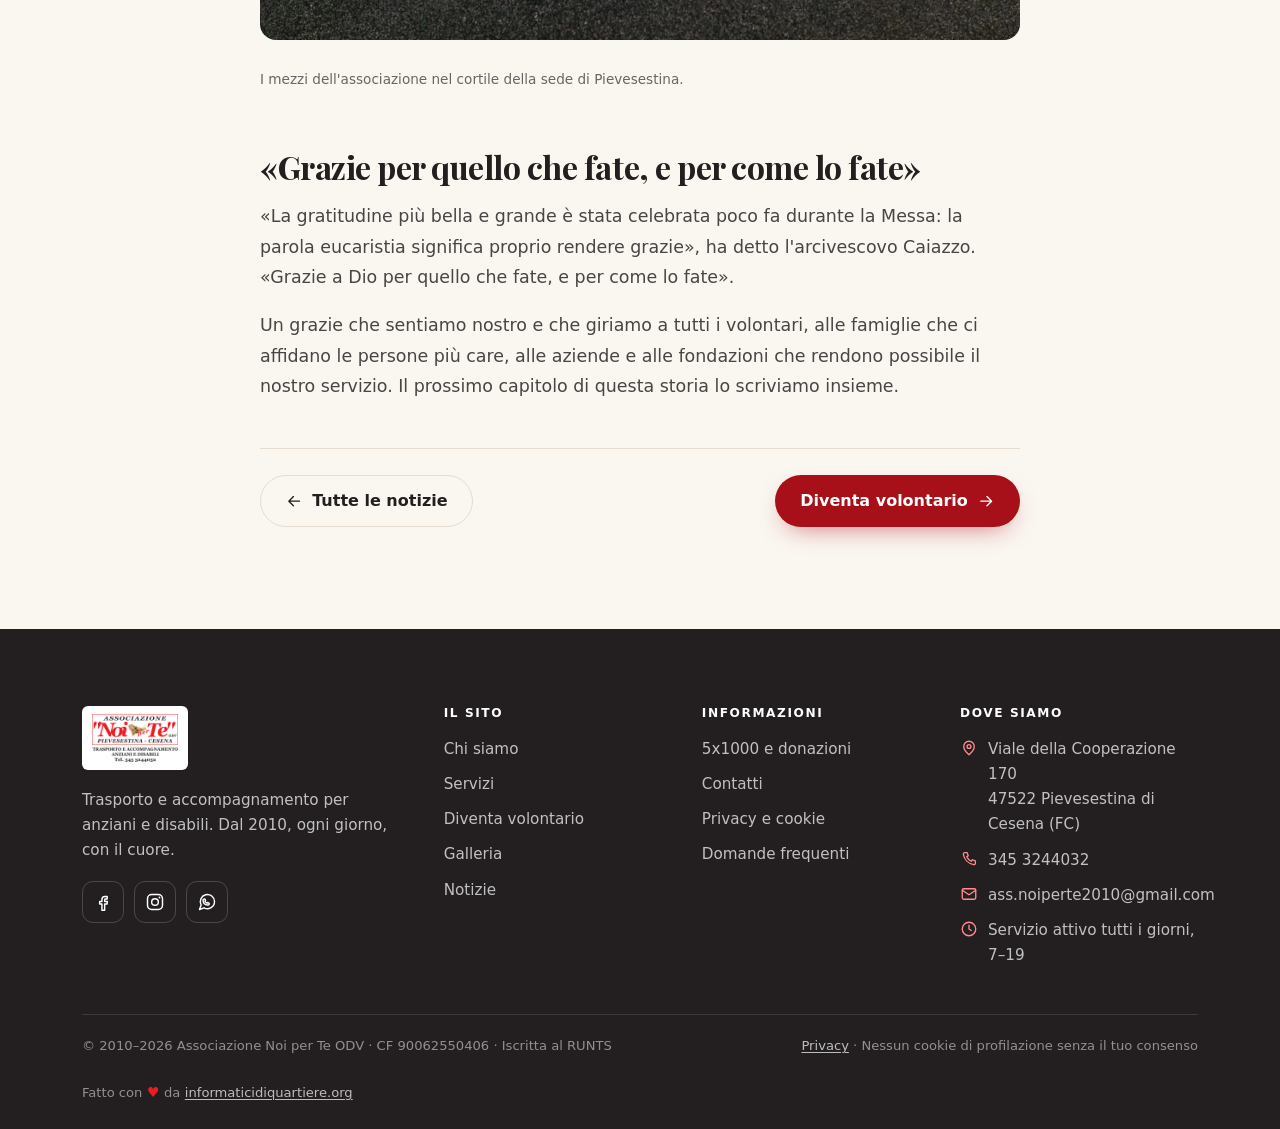
<file: notizie/15-anni-di-servizio/index.html>
<!DOCTYPE html>
<html lang="it" class="no-js">
<head>
  <meta charset="utf-8">
  <meta name="viewport" content="width=device-width, initial-scale=1">

  <title>Quindici anni di servizio | Noi per Te ODV</title>
  <meta name="description" content="Nel 2025 l&#x27;associazione Noi per Te ha festeggiato 15 anni di trasporto e accompagnamento, con la benedizione dell&#x27;arcivescovo Caiazzo.">
  <link rel="canonical" href="https://www.noiperte.it/notizie/15-anni-di-servizio/">
  <meta name="robots" content="index, follow, max-image-preview:large, max-snippet:-1">
  <meta name="author" content="Associazione Noi per Te ODV">
  <meta name="theme-color" content="#231F20">
  <meta name="format-detection" content="telephone=no">

  <meta property="og:type" content="article">
  <meta property="og:site_name" content="Associazione Noi per Te ODV">
  <meta property="og:locale" content="it_IT">
  <meta property="og:title" content="Quindici anni di servizio | Noi per Te ODV">
  <meta property="og:description" content="Nel 2025 l&#x27;associazione Noi per Te ha festeggiato 15 anni di trasporto e accompagnamento, con la benedizione dell&#x27;arcivescovo Caiazzo.">
  <meta property="og:url" content="https://www.noiperte.it/notizie/15-anni-di-servizio/">
  <meta property="og:image" content="https://www.noiperte.it/og-image.jpg">
  <meta property="og:image:width" content="1200">
  <meta property="og:image:height" content="630">
  <meta property="og:image:alt" content="Associazione Noi per Te ODV, trasporto e accompagnamento anziani e disabili a Cesena">
  <meta name="twitter:card" content="summary_large_image">
  <meta name="twitter:title" content="Quindici anni di servizio | Noi per Te ODV">
  <meta name="twitter:description" content="Nel 2025 l&#x27;associazione Noi per Te ha festeggiato 15 anni di trasporto e accompagnamento, con la benedizione dell&#x27;arcivescovo Caiazzo.">
  <meta name="twitter:image" content="https://www.noiperte.it/og-image.jpg">

  <link rel="icon" href="/favicon.ico" sizes="32x32">
  <link rel="icon" href="/favicon.svg" type="image/svg+xml">
  <link rel="apple-touch-icon" href="/apple-touch-icon.png">
  <link rel="manifest" href="/site.webmanifest">

  <link rel="preload" href="/assets/fonts/playfair-display-latin.woff2" as="font" type="font/woff2" crossorigin>
  <link rel="stylesheet" href="/assets/css/style.css">
  <script>document.documentElement.className = document.documentElement.className.replace('no-js', 'js');</script>
  <script type="application/ld+json">
{
  "@context": "https://schema.org",
  "@graph": [
    {
      "@type": "NGO",
      "@id": "https://www.noiperte.it/#organizzazione",
      "name": "Associazione Noi per Te ODV",
      "alternateName": [
        "Noi per Te ODV",
        "Associazione \"Noi per Te\" ODV"
      ],
      "url": "https://www.noiperte.it/",
      "logo": "https://www.noiperte.it/assets/img/logo-full.png",
      "image": "https://www.noiperte.it/og-image.jpg",
      "description": "Organizzazione di volontariato di Pievesestina di Cesena che dal 2010 offre trasporto e accompagnamento a persone anziane, disabili e non autosufficienti.",
      "foundingDate": "2010-07",
      "taxID": "90062550406",
      "nonprofitStatus": "Organizzazione di Volontariato iscritta al RUNTS",
      "email": "ass.noiperte2010@gmail.com",
      "telephone": "+39 345 3244032",
      "address": {
        "@type": "PostalAddress",
        "streetAddress": "Viale della Cooperazione 170",
        "addressLocality": "Pievesestina di Cesena",
        "addressRegion": "Emilia-Romagna",
        "postalCode": "47522",
        "addressCountry": "IT"
      },
      "areaServed": [
        {
          "@type": "City",
          "name": "Cesena"
        },
        {
          "@type": "AdministrativeArea",
          "name": "Provincia di Forlì-Cesena"
        }
      ],
      "knowsAbout": [
        "Trasporto e accompagnamento di anziani",
        "Trasporto e accompagnamento di persone con disabilità",
        "Trasporto per dialisi",
        "Accompagnamento a visite mediche",
        "Volontariato sociale"
      ],
      "sameAs": [
        "https://www.facebook.com/NoiPerTe",
        "https://www.instagram.com/gabriellagu57"
      ],
      "contactPoint": {
        "@type": "ContactPoint",
        "telephone": "+39 345 3244032",
        "contactType": "customer service",
        "availableLanguage": "it"
      }
    },
    {
      "@type": "NewsArticle",
      "@id": "https://www.noiperte.it/notizie/15-anni-di-servizio/#articolo",
      "headline": "Quindici anni di servizio, e un nuovo mezzo da benedire",
      "description": "In piazza Giovanni Paolo II la festa per i 15 anni dell'associazione Noi per Te, con la benedizione dell'arcivescovo Caiazzo.",
      "image": [
        "https://www.noiperte.it/assets/img/gruppo-volontari-901.jpg",
        "https://www.noiperte.it/assets/img/pulmini-in-cortile-1080.jpg"
      ],
      "datePublished": "2025-05-23",
      "dateModified": "2025-05-23",
      "author": {
        "@id": "https://www.noiperte.it/#organizzazione"
      },
      "publisher": {
        "@id": "https://www.noiperte.it/#organizzazione"
      },
      "mainEntityOfPage": "https://www.noiperte.it/notizie/15-anni-di-servizio/",
      "articleSection": "Traguardi",
      "inLanguage": "it-IT"
    },
    {
      "@type": "BreadcrumbList",
      "itemListElement": [
        {
          "@type": "ListItem",
          "position": 1,
          "name": "Home",
          "item": "https://www.noiperte.it/"
        },
        {
          "@type": "ListItem",
          "position": 2,
          "name": "Notizie",
          "item": "https://www.noiperte.it/notizie/"
        },
        {
          "@type": "ListItem",
          "position": 3,
          "name": "15 anni di servizio",
          "item": "https://www.noiperte.it/notizie/15-anni-di-servizio/"
        }
      ]
    }
  ]
}
  </script>
</head>
<body>
<a class="skip-link" href="#main">Salta al contenuto principale</a>

<!-- Sprite icone SVG -->
<svg xmlns="http://www.w3.org/2000/svg" style="display:none" aria-hidden="true">
  <symbol id="i-arrow" viewBox="0 0 24 24"><path d="M5 12h14M13 6l6 6-6 6"/></symbol>
  <symbol id="i-arrow-left" viewBox="0 0 24 24"><path d="M19 12H5M11 6l-6 6 6 6"/></symbol>
  <symbol id="i-chevron" viewBox="0 0 24 24"><path d="M9 6l6 6-6 6"/></symbol>
  <symbol id="i-phone" viewBox="0 0 24 24"><path d="M6.5 3.5h3l1.5 4-2 1.5a12 12 0 0 0 6 6l1.5-2 4 1.5v3a2 2 0 0 1-2.2 2A17 17 0 0 1 4.5 5.7 2 2 0 0 1 6.5 3.5Z"/></symbol>
  <symbol id="i-mail" viewBox="0 0 24 24"><rect x="3" y="5" width="18" height="14" rx="2"/><path d="m3 7 9 6 9-6"/></symbol>
  <symbol id="i-pin" viewBox="0 0 24 24"><path d="M12 21s7-6.1 7-11a7 7 0 1 0-14 0c0 4.9 7 11 7 11Z"/><circle cx="12" cy="10" r="2.6"/></symbol>
  <symbol id="i-clock" viewBox="0 0 24 24"><circle cx="12" cy="12" r="9"/><path d="M12 7v5l3 2"/></symbol>
  <symbol id="i-users" viewBox="0 0 24 24"><path d="M16 21v-1.8a4 4 0 0 0-4-4H6a4 4 0 0 0-4 4V21"/><circle cx="9" cy="7" r="4"/><path d="M22 21v-1.8a4 4 0 0 0-3-3.87"/><path d="M16 3.13a4 4 0 0 1 0 7.75"/></symbol>
  <symbol id="i-wheelchair" viewBox="0 0 24 24"><circle cx="10" cy="4" r="1.9"/><path d="M10 7v7h6l2.5 5"/><path d="M16 14h-6"/><circle cx="8" cy="17" r="4"/></symbol>
  <symbol id="i-van" viewBox="0 0 24 24"><path d="M3 17V8a1 1 0 0 1 1-1h9l4 4h3a1 1 0 0 1 1 1v5"/><path d="M3 17h1M9 17h6M18 17h2"/><circle cx="7" cy="17" r="2"/><circle cx="17" cy="17" r="2"/><path d="M13 7v4h4"/></symbol>
  <symbol id="i-heart" viewBox="0 0 24 24"><path d="M12 20.3S3.5 15.2 3.5 9.9A4.7 4.7 0 0 1 12 6.9a4.7 4.7 0 0 1 8.5 3c0 5.3-8.5 10.4-8.5 10.4Z"/></symbol>
  <symbol id="i-calendar" viewBox="0 0 24 24"><rect x="3" y="5" width="18" height="16" rx="2"/><path d="M3 10h18M8 3v4M16 3v4"/></symbol>
  <symbol id="i-check" viewBox="0 0 24 24"><path d="m4 12 5 5L20 6"/></symbol>
  <symbol id="i-play" viewBox="0 0 24 24"><path d="M8 5v14l11-7Z"/></symbol>
  <symbol id="i-menu" viewBox="0 0 24 24"><path d="M4 7h16M4 12h16M4 17h16"/></symbol>
  <symbol id="i-close" viewBox="0 0 24 24"><path d="M6 6l12 12M18 6 6 18"/></symbol>
  <symbol id="i-whatsapp" viewBox="0 0 24 24"><path d="M21 11.5a8.5 8.5 0 0 1-12.6 7.5L3 21l2-5.4A8.5 8.5 0 1 1 21 11.5Z"/><path d="M8.6 8.3c.3-.1.7 0 .9.3l.7 1.2c.1.3.1.6-.1.8l-.5.5c.5 1 1.3 1.8 2.3 2.3l.5-.5c.2-.2.5-.3.8-.1l1.2.7c.3.2.4.6.3.9-.3.8-1.1 1.4-2 1.3-2.9-.3-5.2-2.6-5.5-5.5-.1-.8.5-1.6 1.4-1.9Z"/></symbol>
  <symbol id="i-facebook" viewBox="0 0 24 24"><path d="M14.5 8.5H17V5.4h-2.7c-2.2 0-3.6 1.5-3.6 3.8v2.1H8v3.2h2.7V22h3.3v-7.5h2.8l.5-3.2h-3.3V9.6c0-.7.3-1.1 1-1.1Z"/></symbol>
  <symbol id="i-instagram" viewBox="0 0 24 24"><rect x="3" y="3" width="18" height="18" rx="5"/><circle cx="12" cy="12" r="4"/><circle cx="17.4" cy="6.6" r="1.1" fill="currentColor" stroke="none"/></symbol>
  <symbol id="i-copy" viewBox="0 0 24 24"><rect x="9" y="9" width="12" height="12" rx="2"/><path d="M5 15H4a1 1 0 0 1-1-1V4a1 1 0 0 1 1-1h10a1 1 0 0 1 1 1v1"/></symbol>
  <symbol id="i-external" viewBox="0 0 24 24"><path d="M14 4h6v6M20 4l-9 9M19 14v5a1 1 0 0 1-1 1H5a1 1 0 0 1-1-1V6a1 1 0 0 1 1-1h5"/></symbol>
  <symbol id="i-award" viewBox="0 0 24 24"><circle cx="12" cy="9" r="5"/><path d="m8.5 13-1.5 8 5-3 5 3-1.5-8"/></symbol>
  <symbol id="i-route" viewBox="0 0 24 24"><circle cx="6" cy="19" r="2"/><circle cx="18" cy="5" r="2"/><path d="M8 19h7a4 4 0 0 0 0-8H9a4 4 0 0 1 0-8h7"/></symbol>
  <symbol id="i-school" viewBox="0 0 24 24"><path d="m12 3 9 5-9 5-9-5 9-5Z"/><path d="M6 10v5c0 1.7 2.7 3 6 3s6-1.3 6-3v-5"/></symbol>
  <symbol id="i-sun" viewBox="0 0 24 24"><circle cx="12" cy="12" r="4"/><path d="M12 2v2M12 20v2M4.9 4.9l1.4 1.4M17.7 17.7l1.4 1.4M2 12h2M20 12h2M4.9 19.1l1.4-1.4M17.7 6.3l1.4-1.4"/></symbol>
  <symbol id="i-leaf" viewBox="0 0 24 24"><path d="M20 4c-9 0-16 4-16 11a5 5 0 0 0 5 5c7 0 11-7 11-16Z"/><path d="M4 20c3-6 7-9 12-11"/></symbol>
  <symbol id="i-shield" viewBox="0 0 24 24"><path d="M12 3l8 3v6c0 5-3.5 8-8 9-4.5-1-8-4-8-9V6l8-3Z"/><path d="m9 12 2 2 4-4"/></symbol>
</svg>

<header class="site-header" data-header>
  <div class="shell header-inner">
    <a class="brand" href="/" aria-label="Associazione Noi per Te ODV — vai alla home">
      <picture>
        <source type="image/webp" srcset="/assets/img/logo-wordmark-senza-bordo-360.webp 360w, /assets/img/logo-wordmark-senza-bordo-640.webp 640w, /assets/img/logo-wordmark-senza-bordo-1080.webp 1080w" sizes="224px">
        <img src="/assets/img/logo-wordmark-senza-bordo-640.jpg" alt="Noi per Te ODV — trasporto e accompagnamento anziani e disabili" width="1699" height="340">
      </picture>
    </a>

    <nav class="nav" aria-label="Navigazione principale">
      <ul>
        <li><a href="/chi-siamo/">Chi siamo</a></li>
        <li><a href="/servizi/">Servizi</a></li>
        <li><a href="/diventa-volontario/">Volontariato</a></li>
        <li><a href="/galleria/">Galleria</a></li>
        <li><a href="/notizie/" aria-current="page">Notizie</a></li>
        <li><a href="/contatti/">Contatti</a></li>
      </ul>
    </nav>

    <div class="header-actions">
      <a class="header-phone" href="tel:+393453244032" aria-label="Chiama il 345 3244032">
        <svg class="icon" aria-hidden="true"><use href="#i-phone"/></svg>
        <span class="header-phone__num">345 3244032</span>
      </a>
      <a class="btn btn--primary btn--sm btn--header-cta" href="/sostienici/">Sostienici</a>
      <button class="nav-toggle" type="button" aria-expanded="false" aria-controls="mobile-nav" data-nav-toggle>
        <span class="sr-only">Apri il menu</span>
        <svg class="icon icon--menu" aria-hidden="true"><use href="#i-menu"/></svg>
        <svg class="icon icon--close" aria-hidden="true"><use href="#i-close"/></svg>
      </button>
    </div>
  </div>
</header>

<div class="mobile-nav" id="mobile-nav" tabindex="-1" data-drawer hidden>
  <nav aria-label="Navigazione mobile">
    <ul>
      <li><a class="mobile-link" href="/chi-siamo/">Chi siamo <svg class="icon" aria-hidden="true"><use href="#i-chevron"/></svg></a></li>
      <li><a class="mobile-link" href="/servizi/">Servizi <svg class="icon" aria-hidden="true"><use href="#i-chevron"/></svg></a></li>
      <li><a class="mobile-link" href="/diventa-volontario/">Volontariato <svg class="icon" aria-hidden="true"><use href="#i-chevron"/></svg></a></li>
      <li><a class="mobile-link" href="/galleria/">Galleria <svg class="icon" aria-hidden="true"><use href="#i-chevron"/></svg></a></li>
      <li><a class="mobile-link" href="/notizie/" aria-current="page">Notizie <svg class="icon" aria-hidden="true"><use href="#i-chevron"/></svg></a></li>
      <li><a class="mobile-link" href="/contatti/">Contatti <svg class="icon" aria-hidden="true"><use href="#i-chevron"/></svg></a></li>
      <li><a class="mobile-link" href="/sostienici/">Sostienici <svg class="icon" aria-hidden="true"><use href="#i-chevron"/></svg></a></li>
    </ul>
  </nav>
  <div class="drawer-actions">
    <a class="btn btn--primary btn--block" href="tel:+393453244032">
      <svg class="icon" aria-hidden="true"><use href="#i-phone"/></svg> Chiama 345 3244032
    </a>
    <a class="btn btn--ghost btn--block" href="mailto:ass.noiperte2010@gmail.com">
      <svg class="icon" aria-hidden="true"><use href="#i-mail"/></svg> Scrivici una email
    </a>
  </div>
  <div class="drawer-contact">
    <a href="https://maps.google.com/?q=Viale+della+Cooperazione+170,+47522+Pievesestina+di+Cesena" target="_blank" rel="noopener">
      <svg class="icon" aria-hidden="true"><use href="#i-pin"/></svg>
      Viale della Cooperazione 170, Pievesestina di Cesena
    </a>
    <div class="drawer-social">
      <a href="https://www.facebook.com/NoiPerTe" target="_blank" rel="noopener" aria-label="Facebook"><svg class="icon" aria-hidden="true"><use href="#i-facebook"/></svg></a>
      <a href="https://www.instagram.com/gabriellagu57" target="_blank" rel="noopener" aria-label="Instagram"><svg class="icon" aria-hidden="true"><use href="#i-instagram"/></svg></a>
      <a href="https://wa.me/393453244032" target="_blank" rel="noopener" aria-label="WhatsApp"><svg class="icon" aria-hidden="true"><use href="#i-whatsapp"/></svg></a>
    </div>
  </div>
</div>

<main id="main">

<article class="section">
  <div class="shell">
    <div class="article">
      <nav aria-label="Percorso di navigazione">
<ol class="breadcrumb">
  <li><a href="/">Home</a></li>
  <li><a href="/notizie/">Notizie</a></li>
  <li><span aria-current="page">15 anni di servizio</span></li>
</ol>
</nav>
      <header class="article-header">
        <p class="eyebrow">Traguardi</p>
        <h1>Quindici anni di servizio, e un nuovo mezzo da benedire</h1>
        <div class="article-meta">
          <span class="tag">Traguardi</span>
          <time datetime="2025-05-23">23 maggio 2025</time>
          <span>·</span>
          <span>Piazza Giovanni Paolo II, Cesena</span>
        </div>
      </header>

      <div class="article-body">
        <p>Quindici anni di trasporto e accompagnamento per anziani e disabili. Li abbiamo festeggiati sabato 23 maggio 2025 in piazza Giovanni Paolo II, insieme all'arcivescovo Antonio Giuseppe Caiazzo, ai volontari, ai rappresentanti del Comune e agli sponsor che sostengono il nostro servizio.</p>

        <p>Magliette rosse e mezzi tirati a lucido: sette automezzi più uno, quello benedetto per l'occasione, davanti alla Cattedrale. Una festa semplice, come semplice è il gesto che ripetiamo ogni mattina: accendere il motore e andare a prendere qualcuno.</p>

        <figure>
          <picture>
            <source type="image/webp" srcset="/assets/img/gruppo-volontari-901.webp">
            <img src="/assets/img/gruppo-volontari-901.jpg" alt="I volontari dell'associazione Noi per Te riuniti accanto ai pulmini attrezzati" width="901" height="901" loading="lazy" decoding="async">
          </picture>
          <figcaption>I volontari dell'associazione accanto ai mezzi, durante una giornata insieme.</figcaption>
        </figure>

        <h2>Da un pulmino donato alla Caritas</h2>
        <p>Tutto è cominciato nel luglio 2010, in parrocchia a Pievesestina. L'allora parroco don Agostino Grassi ci fece notare che la Caritas parrocchiale aveva ricevuto in donazione un pulmino dalla ditta Piraccini Secondo, usato la domenica per accompagnare gli anziani alla Messa. «Forse si può utilizzare di più», ci disse.</p>
        <p>Da quella sollecitazione è nata l'associazione. Dal 2011 la nostra sede è nella zona industriale di Pievesestina, in Viale della Cooperazione 170: ufficio e autorimessa ci sono messi a disposizione da Orogel.</p>

        <blockquote>«Il nostro non è solo un trasporto. È presenza, cura, umanità. Abbiamo imparato a guardare la vita con occhi diversi. E ogni giorno si torna a casa con il cuore più ricco».<br><span style="font-size:0.95rem;font-style:normal;color:var(--muted)">Gabriella Guiducci, coordinatrice</span></blockquote>

        <h2>I numeri di un anno</h2>
        <p>Nell'ultimo anno i nostri mezzi hanno percorso circa 250.000 chilometri, per circa 240 servizi di trasporto. Sono state 258 le persone accompagnate dai nostri autisti, tutti volontari.</p>
        <p>Accompagniamo studenti con disabilità a scuola, adulti in trattamento dialitico, anziani ai centri diurni. Accompagniamo persone in cura oncologica a Meldola, Ravenna e Cesena, e chi deve raggiungere la camera iperbarica. Accompagniamo anche a fare la spesa, a una visita, o semplicemente a trovare i propri cari al cimitero.</p>

        <figure>
          <img src="/assets/img/pulmini-in-cortile-1080.jpg" alt="I pulmini attrezzati di Noi per Te parcheggiati nel cortile della sede" width="1440" height="1440" loading="lazy" decoding="async">
          <figcaption>I mezzi dell'associazione nel cortile della sede di Pievesestina.</figcaption>
        </figure>

        <h2>«Grazie per quello che fate, e per come lo fate»</h2>
        <p>«La gratitudine più bella e grande è stata celebrata poco fa durante la Messa: la parola eucaristia significa proprio rendere grazie», ha detto l'arcivescovo Caiazzo. «Grazie a Dio per quello che fate, e per come lo fate».</p>
        <p>Un grazie che sentiamo nostro e che giriamo a tutti i volontari, alle famiglie che ci affidano le persone più care, alle aziende e alle fondazioni che rendono possibile il nostro servizio. Il prossimo capitolo di questa storia lo scriviamo insieme.</p>
      </div>

      <footer class="article-footer">
        <a class="btn btn--ghost" href="/notizie/"><svg class="icon" aria-hidden="true"><use href="#i-arrow-left"/></svg> Tutte le notizie</a>
        <a class="btn btn--primary" href="/diventa-volontario/">Diventa volontario <svg class="icon" aria-hidden="true"><use href="#i-arrow"/></svg></a>
      </footer>
    </div>
  </div>
</article>

</main>

<footer class="site-footer">
  <div class="shell">
    <div class="footer-grid">
      <div class="footer-brand">
        <img src="/assets/img/logo-full-400.jpg" alt="Associazione Noi per Te ODV — Pievesestina Cesena" width="400" height="224" loading="lazy" decoding="async">
        <p>Trasporto e accompagnamento per anziani e disabili. Dal 2010, ogni giorno, con il cuore.</p>
        <div class="footer-social">
          <a href="https://www.facebook.com/NoiPerTe" target="_blank" rel="noopener" aria-label="Seguici su Facebook"><svg class="icon" aria-hidden="true"><use href="#i-facebook"/></svg></a>
          <a href="https://www.instagram.com/gabriellagu57" target="_blank" rel="noopener" aria-label="Seguici su Instagram"><svg class="icon" aria-hidden="true"><use href="#i-instagram"/></svg></a>
          <a href="https://wa.me/393453244032" target="_blank" rel="noopener" aria-label="Scrivici su WhatsApp"><svg class="icon" aria-hidden="true"><use href="#i-whatsapp"/></svg></a>
        </div>
      </div>

      <div class="footer-col">
        <h3>Il sito</h3>
        <ul>
          <li><a href="/chi-siamo/">Chi siamo</a></li>
          <li><a href="/servizi/">Servizi</a></li>
          <li><a href="/diventa-volontario/">Diventa volontario</a></li>
          <li><a href="/galleria/">Galleria</a></li>
          <li><a href="/notizie/">Notizie</a></li>
        </ul>
      </div>

      <div class="footer-col">
        <h3>Informazioni</h3>
        <ul>
          <li><a href="/sostienici/">5x1000 e donazioni</a></li>
          <li><a href="/contatti/">Contatti</a></li>
          <li><a href="/privacy/">Privacy e cookie</a></li>
          <li><a href="/servizi/#faq">Domande frequenti</a></li>
        </ul>
      </div>

      <div class="footer-col footer-col--contact">
        <h3>Dove siamo</h3>
        <div class="footer-contact">
          <a href="https://maps.google.com/?q=Viale+della+Cooperazione+170,+47522+Pievesestina+di+Cesena" target="_blank" rel="noopener">
            <svg class="icon" aria-hidden="true"><use href="#i-pin"/></svg>
            <span>Viale della Cooperazione 170<br>47522 Pievesestina di Cesena (FC)</span>
          </a>
          <a href="tel:+393453244032"><svg class="icon" aria-hidden="true"><use href="#i-phone"/></svg> <span>345 3244032</span></a>
          <a href="mailto:ass.noiperte2010@gmail.com"><svg class="icon" aria-hidden="true"><use href="#i-mail"/></svg> <span>ass.noiperte2010@gmail.com</span></a>
          <span><svg class="icon" aria-hidden="true"><use href="#i-clock"/></svg> <span>Servizio attivo tutti i giorni, 7–19</span></span>
        </div>
      </div>
    </div>

    <div class="footer-bottom">
      <p>© 2010–<span data-year>2026</span> Associazione Noi per Te ODV · CF <span class="cf">90062550406</span> · Iscritta al RUNTS</p>
      <p><a href="/privacy/">Privacy</a> · Nessun cookie di profilazione senza il tuo consenso</p>
      <p class="footer-credit">Fatto con <span class="heart" aria-hidden="true">&hearts;</span> da <a href="https://informaticidiquartiere.org" target="_blank" rel="noopener">informaticidiquartiere.org</a></p>
    </div>
  </div>
</footer>

<script src="/assets/js/main.js" defer></script>
</body>
</html>
</file>
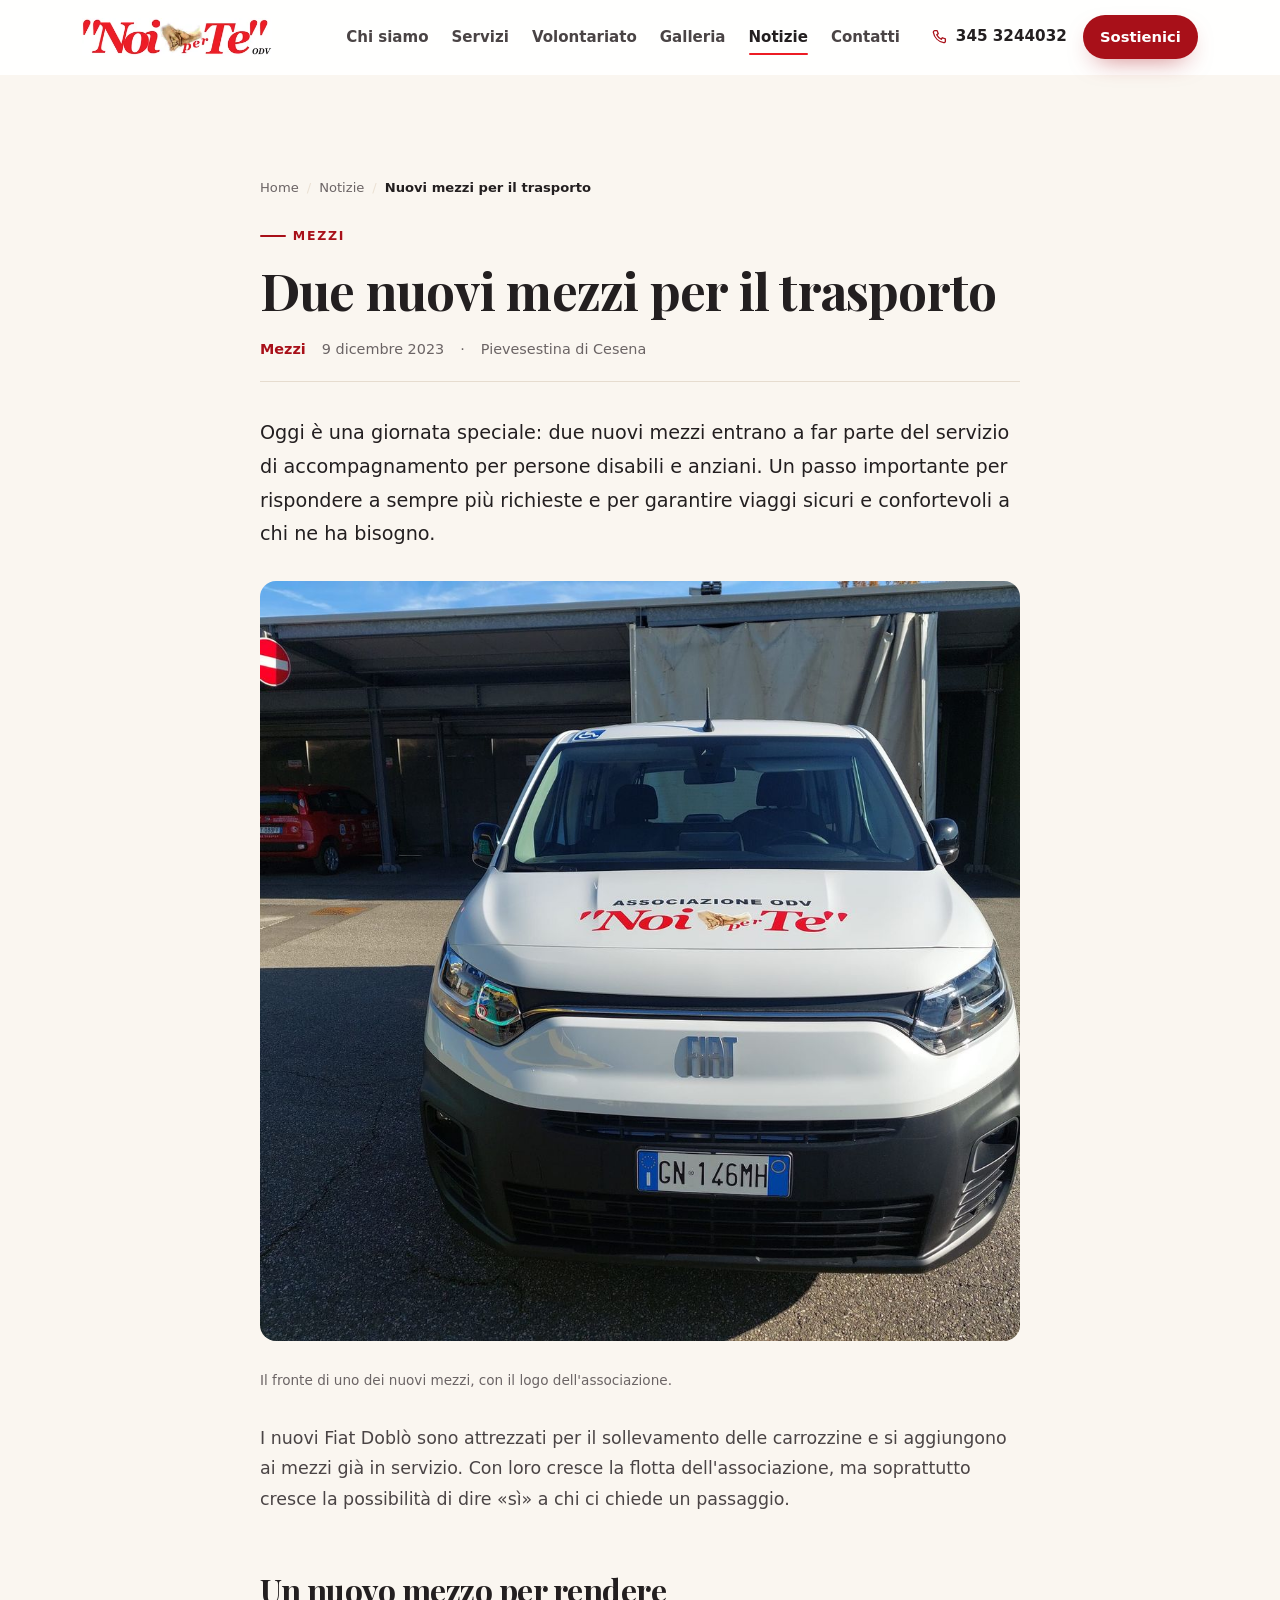
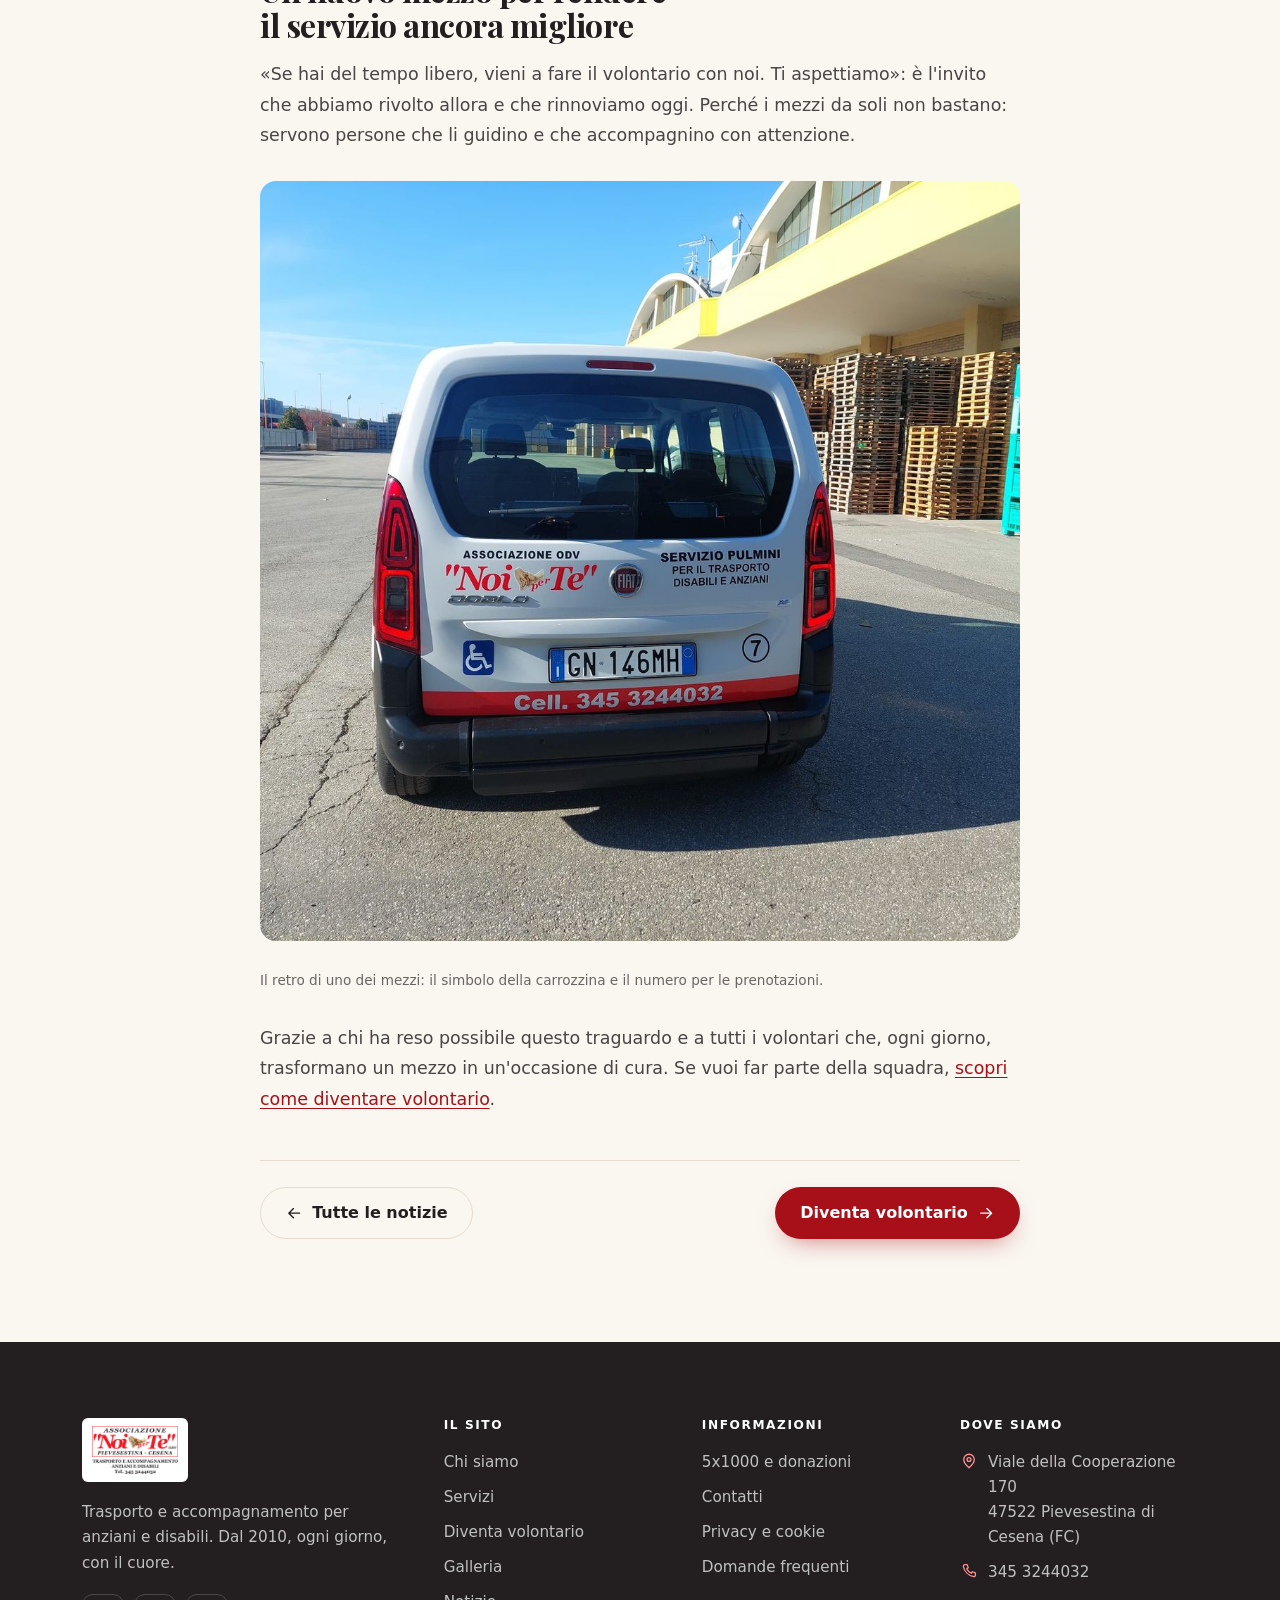
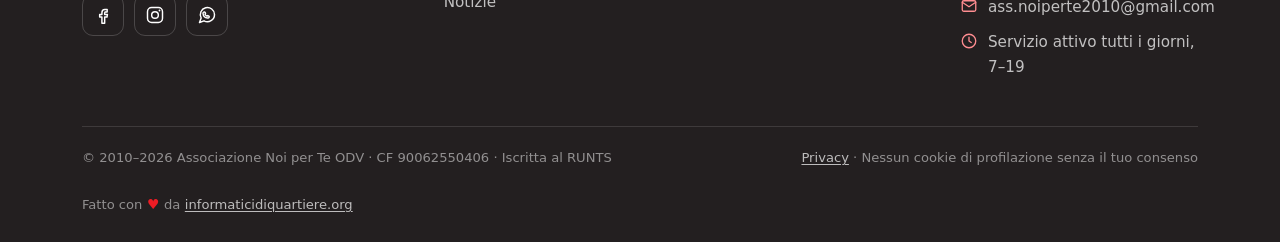
<file: notizie/nuovi-mezzi-per-il-trasporto/index.html>
<!DOCTYPE html>
<html lang="it" class="no-js">
<head>
  <meta charset="utf-8">
  <meta name="viewport" content="width=device-width, initial-scale=1">

  <title>Due nuovi mezzi per il trasporto | Noi per Te ODV</title>
  <meta name="description" content="Nel dicembre 2023 sono arrivati due nuovi Fiat Doblò attrezzati per il trasporto di persone in carrozzina. La flotta di Noi per Te cresce.">
  <link rel="canonical" href="https://www.noiperte.it/notizie/nuovi-mezzi-per-il-trasporto/">
  <meta name="robots" content="index, follow, max-image-preview:large, max-snippet:-1">
  <meta name="author" content="Associazione Noi per Te ODV">
  <meta name="theme-color" content="#231F20">
  <meta name="format-detection" content="telephone=no">

  <meta property="og:type" content="article">
  <meta property="og:site_name" content="Associazione Noi per Te ODV">
  <meta property="og:locale" content="it_IT">
  <meta property="og:title" content="Due nuovi mezzi per il trasporto | Noi per Te ODV">
  <meta property="og:description" content="Nel dicembre 2023 sono arrivati due nuovi Fiat Doblò attrezzati per il trasporto di persone in carrozzina. La flotta di Noi per Te cresce.">
  <meta property="og:url" content="https://www.noiperte.it/notizie/nuovi-mezzi-per-il-trasporto/">
  <meta property="og:image" content="https://www.noiperte.it/og-image.jpg">
  <meta property="og:image:width" content="1200">
  <meta property="og:image:height" content="630">
  <meta property="og:image:alt" content="Associazione Noi per Te ODV, trasporto e accompagnamento anziani e disabili a Cesena">
  <meta name="twitter:card" content="summary_large_image">
  <meta name="twitter:title" content="Due nuovi mezzi per il trasporto | Noi per Te ODV">
  <meta name="twitter:description" content="Nel dicembre 2023 sono arrivati due nuovi Fiat Doblò attrezzati per il trasporto di persone in carrozzina. La flotta di Noi per Te cresce.">
  <meta name="twitter:image" content="https://www.noiperte.it/og-image.jpg">

  <link rel="icon" href="/favicon.ico" sizes="32x32">
  <link rel="icon" href="/favicon.svg" type="image/svg+xml">
  <link rel="apple-touch-icon" href="/apple-touch-icon.png">
  <link rel="manifest" href="/site.webmanifest">

  <link rel="preload" href="/assets/fonts/playfair-display-latin.woff2" as="font" type="font/woff2" crossorigin>
  <link rel="stylesheet" href="/assets/css/style.css">
  <script>document.documentElement.className = document.documentElement.className.replace('no-js', 'js');</script>
  <script type="application/ld+json">
{
  "@context": "https://schema.org",
  "@graph": [
    {
      "@type": "NGO",
      "@id": "https://www.noiperte.it/#organizzazione",
      "name": "Associazione Noi per Te ODV",
      "alternateName": [
        "Noi per Te ODV",
        "Associazione \"Noi per Te\" ODV"
      ],
      "url": "https://www.noiperte.it/",
      "logo": "https://www.noiperte.it/assets/img/logo-full.png",
      "image": "https://www.noiperte.it/og-image.jpg",
      "description": "Organizzazione di volontariato di Pievesestina di Cesena che dal 2010 offre trasporto e accompagnamento a persone anziane, disabili e non autosufficienti.",
      "foundingDate": "2010-07",
      "taxID": "90062550406",
      "nonprofitStatus": "Organizzazione di Volontariato iscritta al RUNTS",
      "email": "ass.noiperte2010@gmail.com",
      "telephone": "+39 345 3244032",
      "address": {
        "@type": "PostalAddress",
        "streetAddress": "Viale della Cooperazione 170",
        "addressLocality": "Pievesestina di Cesena",
        "addressRegion": "Emilia-Romagna",
        "postalCode": "47522",
        "addressCountry": "IT"
      },
      "areaServed": [
        {
          "@type": "City",
          "name": "Cesena"
        },
        {
          "@type": "AdministrativeArea",
          "name": "Provincia di Forlì-Cesena"
        }
      ],
      "knowsAbout": [
        "Trasporto e accompagnamento di anziani",
        "Trasporto e accompagnamento di persone con disabilità",
        "Trasporto per dialisi",
        "Accompagnamento a visite mediche",
        "Volontariato sociale"
      ],
      "sameAs": [
        "https://www.facebook.com/NoiPerTe",
        "https://www.instagram.com/gabriellagu57"
      ],
      "contactPoint": {
        "@type": "ContactPoint",
        "telephone": "+39 345 3244032",
        "contactType": "customer service",
        "availableLanguage": "it"
      }
    },
    {
      "@type": "NewsArticle",
      "@id": "https://www.noiperte.it/notizie/nuovi-mezzi-per-il-trasporto/#articolo",
      "headline": "Due nuovi mezzi per il trasporto",
      "description": "Nel dicembre 2023 due nuovi Fiat Doblò attrezzati sono entrati a far parte del servizio di trasporto e accompagnamento di Noi per Te.",
      "image": [
        "https://www.noiperte.it/assets/img/fiat-doblo-anteriore-1080.jpg",
        "https://www.noiperte.it/assets/img/fiat-doblo-posteriore-1080.jpg"
      ],
      "datePublished": "2023-12-09",
      "dateModified": "2023-12-09",
      "author": {
        "@id": "https://www.noiperte.it/#organizzazione"
      },
      "publisher": {
        "@id": "https://www.noiperte.it/#organizzazione"
      },
      "mainEntityOfPage": "https://www.noiperte.it/notizie/nuovi-mezzi-per-il-trasporto/",
      "articleSection": "Mezzi",
      "inLanguage": "it-IT"
    },
    {
      "@type": "BreadcrumbList",
      "itemListElement": [
        {
          "@type": "ListItem",
          "position": 1,
          "name": "Home",
          "item": "https://www.noiperte.it/"
        },
        {
          "@type": "ListItem",
          "position": 2,
          "name": "Notizie",
          "item": "https://www.noiperte.it/notizie/"
        },
        {
          "@type": "ListItem",
          "position": 3,
          "name": "Nuovi mezzi",
          "item": "https://www.noiperte.it/notizie/nuovi-mezzi-per-il-trasporto/"
        }
      ]
    }
  ]
}
  </script>
</head>
<body>
<a class="skip-link" href="#main">Salta al contenuto principale</a>

<!-- Sprite icone SVG -->
<svg xmlns="http://www.w3.org/2000/svg" style="display:none" aria-hidden="true">
  <symbol id="i-arrow" viewBox="0 0 24 24"><path d="M5 12h14M13 6l6 6-6 6"/></symbol>
  <symbol id="i-arrow-left" viewBox="0 0 24 24"><path d="M19 12H5M11 6l-6 6 6 6"/></symbol>
  <symbol id="i-chevron" viewBox="0 0 24 24"><path d="M9 6l6 6-6 6"/></symbol>
  <symbol id="i-phone" viewBox="0 0 24 24"><path d="M6.5 3.5h3l1.5 4-2 1.5a12 12 0 0 0 6 6l1.5-2 4 1.5v3a2 2 0 0 1-2.2 2A17 17 0 0 1 4.5 5.7 2 2 0 0 1 6.5 3.5Z"/></symbol>
  <symbol id="i-mail" viewBox="0 0 24 24"><rect x="3" y="5" width="18" height="14" rx="2"/><path d="m3 7 9 6 9-6"/></symbol>
  <symbol id="i-pin" viewBox="0 0 24 24"><path d="M12 21s7-6.1 7-11a7 7 0 1 0-14 0c0 4.9 7 11 7 11Z"/><circle cx="12" cy="10" r="2.6"/></symbol>
  <symbol id="i-clock" viewBox="0 0 24 24"><circle cx="12" cy="12" r="9"/><path d="M12 7v5l3 2"/></symbol>
  <symbol id="i-users" viewBox="0 0 24 24"><path d="M16 21v-1.8a4 4 0 0 0-4-4H6a4 4 0 0 0-4 4V21"/><circle cx="9" cy="7" r="4"/><path d="M22 21v-1.8a4 4 0 0 0-3-3.87"/><path d="M16 3.13a4 4 0 0 1 0 7.75"/></symbol>
  <symbol id="i-wheelchair" viewBox="0 0 24 24"><circle cx="10" cy="4" r="1.9"/><path d="M10 7v7h6l2.5 5"/><path d="M16 14h-6"/><circle cx="8" cy="17" r="4"/></symbol>
  <symbol id="i-van" viewBox="0 0 24 24"><path d="M3 17V8a1 1 0 0 1 1-1h9l4 4h3a1 1 0 0 1 1 1v5"/><path d="M3 17h1M9 17h6M18 17h2"/><circle cx="7" cy="17" r="2"/><circle cx="17" cy="17" r="2"/><path d="M13 7v4h4"/></symbol>
  <symbol id="i-heart" viewBox="0 0 24 24"><path d="M12 20.3S3.5 15.2 3.5 9.9A4.7 4.7 0 0 1 12 6.9a4.7 4.7 0 0 1 8.5 3c0 5.3-8.5 10.4-8.5 10.4Z"/></symbol>
  <symbol id="i-calendar" viewBox="0 0 24 24"><rect x="3" y="5" width="18" height="16" rx="2"/><path d="M3 10h18M8 3v4M16 3v4"/></symbol>
  <symbol id="i-check" viewBox="0 0 24 24"><path d="m4 12 5 5L20 6"/></symbol>
  <symbol id="i-play" viewBox="0 0 24 24"><path d="M8 5v14l11-7Z"/></symbol>
  <symbol id="i-menu" viewBox="0 0 24 24"><path d="M4 7h16M4 12h16M4 17h16"/></symbol>
  <symbol id="i-close" viewBox="0 0 24 24"><path d="M6 6l12 12M18 6 6 18"/></symbol>
  <symbol id="i-whatsapp" viewBox="0 0 24 24"><path d="M21 11.5a8.5 8.5 0 0 1-12.6 7.5L3 21l2-5.4A8.5 8.5 0 1 1 21 11.5Z"/><path d="M8.6 8.3c.3-.1.7 0 .9.3l.7 1.2c.1.3.1.6-.1.8l-.5.5c.5 1 1.3 1.8 2.3 2.3l.5-.5c.2-.2.5-.3.8-.1l1.2.7c.3.2.4.6.3.9-.3.8-1.1 1.4-2 1.3-2.9-.3-5.2-2.6-5.5-5.5-.1-.8.5-1.6 1.4-1.9Z"/></symbol>
  <symbol id="i-facebook" viewBox="0 0 24 24"><path d="M14.5 8.5H17V5.4h-2.7c-2.2 0-3.6 1.5-3.6 3.8v2.1H8v3.2h2.7V22h3.3v-7.5h2.8l.5-3.2h-3.3V9.6c0-.7.3-1.1 1-1.1Z"/></symbol>
  <symbol id="i-instagram" viewBox="0 0 24 24"><rect x="3" y="3" width="18" height="18" rx="5"/><circle cx="12" cy="12" r="4"/><circle cx="17.4" cy="6.6" r="1.1" fill="currentColor" stroke="none"/></symbol>
  <symbol id="i-copy" viewBox="0 0 24 24"><rect x="9" y="9" width="12" height="12" rx="2"/><path d="M5 15H4a1 1 0 0 1-1-1V4a1 1 0 0 1 1-1h10a1 1 0 0 1 1 1v1"/></symbol>
  <symbol id="i-external" viewBox="0 0 24 24"><path d="M14 4h6v6M20 4l-9 9M19 14v5a1 1 0 0 1-1 1H5a1 1 0 0 1-1-1V6a1 1 0 0 1 1-1h5"/></symbol>
  <symbol id="i-award" viewBox="0 0 24 24"><circle cx="12" cy="9" r="5"/><path d="m8.5 13-1.5 8 5-3 5 3-1.5-8"/></symbol>
  <symbol id="i-route" viewBox="0 0 24 24"><circle cx="6" cy="19" r="2"/><circle cx="18" cy="5" r="2"/><path d="M8 19h7a4 4 0 0 0 0-8H9a4 4 0 0 1 0-8h7"/></symbol>
  <symbol id="i-school" viewBox="0 0 24 24"><path d="m12 3 9 5-9 5-9-5 9-5Z"/><path d="M6 10v5c0 1.7 2.7 3 6 3s6-1.3 6-3v-5"/></symbol>
  <symbol id="i-sun" viewBox="0 0 24 24"><circle cx="12" cy="12" r="4"/><path d="M12 2v2M12 20v2M4.9 4.9l1.4 1.4M17.7 17.7l1.4 1.4M2 12h2M20 12h2M4.9 19.1l1.4-1.4M17.7 6.3l1.4-1.4"/></symbol>
  <symbol id="i-leaf" viewBox="0 0 24 24"><path d="M20 4c-9 0-16 4-16 11a5 5 0 0 0 5 5c7 0 11-7 11-16Z"/><path d="M4 20c3-6 7-9 12-11"/></symbol>
  <symbol id="i-shield" viewBox="0 0 24 24"><path d="M12 3l8 3v6c0 5-3.5 8-8 9-4.5-1-8-4-8-9V6l8-3Z"/><path d="m9 12 2 2 4-4"/></symbol>
</svg>

<header class="site-header" data-header>
  <div class="shell header-inner">
    <a class="brand" href="/" aria-label="Associazione Noi per Te ODV — vai alla home">
      <picture>
        <source type="image/webp" srcset="/assets/img/logo-wordmark-senza-bordo-360.webp 360w, /assets/img/logo-wordmark-senza-bordo-640.webp 640w, /assets/img/logo-wordmark-senza-bordo-1080.webp 1080w" sizes="224px">
        <img src="/assets/img/logo-wordmark-senza-bordo-640.jpg" alt="Noi per Te ODV — trasporto e accompagnamento anziani e disabili" width="1699" height="340">
      </picture>
    </a>

    <nav class="nav" aria-label="Navigazione principale">
      <ul>
        <li><a href="/chi-siamo/">Chi siamo</a></li>
        <li><a href="/servizi/">Servizi</a></li>
        <li><a href="/diventa-volontario/">Volontariato</a></li>
        <li><a href="/galleria/">Galleria</a></li>
        <li><a href="/notizie/" aria-current="page">Notizie</a></li>
        <li><a href="/contatti/">Contatti</a></li>
      </ul>
    </nav>

    <div class="header-actions">
      <a class="header-phone" href="tel:+393453244032" aria-label="Chiama il 345 3244032">
        <svg class="icon" aria-hidden="true"><use href="#i-phone"/></svg>
        <span class="header-phone__num">345 3244032</span>
      </a>
      <a class="btn btn--primary btn--sm btn--header-cta" href="/sostienici/">Sostienici</a>
      <button class="nav-toggle" type="button" aria-expanded="false" aria-controls="mobile-nav" data-nav-toggle>
        <span class="sr-only">Apri il menu</span>
        <svg class="icon icon--menu" aria-hidden="true"><use href="#i-menu"/></svg>
        <svg class="icon icon--close" aria-hidden="true"><use href="#i-close"/></svg>
      </button>
    </div>
  </div>
</header>

<div class="mobile-nav" id="mobile-nav" tabindex="-1" data-drawer hidden>
  <nav aria-label="Navigazione mobile">
    <ul>
      <li><a class="mobile-link" href="/chi-siamo/">Chi siamo <svg class="icon" aria-hidden="true"><use href="#i-chevron"/></svg></a></li>
      <li><a class="mobile-link" href="/servizi/">Servizi <svg class="icon" aria-hidden="true"><use href="#i-chevron"/></svg></a></li>
      <li><a class="mobile-link" href="/diventa-volontario/">Volontariato <svg class="icon" aria-hidden="true"><use href="#i-chevron"/></svg></a></li>
      <li><a class="mobile-link" href="/galleria/">Galleria <svg class="icon" aria-hidden="true"><use href="#i-chevron"/></svg></a></li>
      <li><a class="mobile-link" href="/notizie/" aria-current="page">Notizie <svg class="icon" aria-hidden="true"><use href="#i-chevron"/></svg></a></li>
      <li><a class="mobile-link" href="/contatti/">Contatti <svg class="icon" aria-hidden="true"><use href="#i-chevron"/></svg></a></li>
      <li><a class="mobile-link" href="/sostienici/">Sostienici <svg class="icon" aria-hidden="true"><use href="#i-chevron"/></svg></a></li>
    </ul>
  </nav>
  <div class="drawer-actions">
    <a class="btn btn--primary btn--block" href="tel:+393453244032">
      <svg class="icon" aria-hidden="true"><use href="#i-phone"/></svg> Chiama 345 3244032
    </a>
    <a class="btn btn--ghost btn--block" href="mailto:ass.noiperte2010@gmail.com">
      <svg class="icon" aria-hidden="true"><use href="#i-mail"/></svg> Scrivici una email
    </a>
  </div>
  <div class="drawer-contact">
    <a href="https://maps.google.com/?q=Viale+della+Cooperazione+170,+47522+Pievesestina+di+Cesena" target="_blank" rel="noopener">
      <svg class="icon" aria-hidden="true"><use href="#i-pin"/></svg>
      Viale della Cooperazione 170, Pievesestina di Cesena
    </a>
    <div class="drawer-social">
      <a href="https://www.facebook.com/NoiPerTe" target="_blank" rel="noopener" aria-label="Facebook"><svg class="icon" aria-hidden="true"><use href="#i-facebook"/></svg></a>
      <a href="https://www.instagram.com/gabriellagu57" target="_blank" rel="noopener" aria-label="Instagram"><svg class="icon" aria-hidden="true"><use href="#i-instagram"/></svg></a>
      <a href="https://wa.me/393453244032" target="_blank" rel="noopener" aria-label="WhatsApp"><svg class="icon" aria-hidden="true"><use href="#i-whatsapp"/></svg></a>
    </div>
  </div>
</div>

<main id="main">

<article class="section">
  <div class="shell">
    <div class="article">
      <nav aria-label="Percorso di navigazione">
<ol class="breadcrumb">
  <li><a href="/">Home</a></li>
  <li><a href="/notizie/">Notizie</a></li>
  <li><span aria-current="page">Nuovi mezzi per il trasporto</span></li>
</ol>
</nav>
      <header class="article-header">
        <p class="eyebrow">Mezzi</p>
        <h1>Due nuovi mezzi per il trasporto</h1>
        <div class="article-meta">
          <span class="tag">Mezzi</span>
          <time datetime="2023-12-09">9 dicembre 2023</time>
          <span>·</span>
          <span>Pievesestina di Cesena</span>
        </div>
      </header>

      <div class="article-body">
        <p>Oggi è una giornata speciale: due nuovi mezzi entrano a far parte del servizio di accompagnamento per persone disabili e anziani. Un passo importante per rispondere a sempre più richieste e per garantire viaggi sicuri e confortevoli a chi ne ha bisogno.</p>

        <figure>
          <img src="/assets/img/fiat-doblo-anteriore-1080.jpg" alt="Il fronte di un Fiat Doblò bianco con il logo Noi per Te sul cofano" width="1500" height="1500" loading="lazy" decoding="async">
          <figcaption>Il fronte di uno dei nuovi mezzi, con il logo dell'associazione.</figcaption>
        </figure>

        <p>I nuovi Fiat Doblò sono attrezzati per il sollevamento delle carrozzine e si aggiungono ai mezzi già in servizio. Con loro cresce la flotta dell'associazione, ma soprattutto cresce la possibilità di dire «sì» a chi ci chiede un passaggio.</p>

        <h2>Un nuovo mezzo per rendere il servizio ancora migliore</h2>
        <p>«Se hai del tempo libero, vieni a fare il volontario con noi. Ti aspettiamo»: è l'invito che abbiamo rivolto allora e che rinnoviamo oggi. Perché i mezzi da soli non bastano: servono persone che li guidino e che accompagnino con attenzione.</p>

        <figure>
          <img src="/assets/img/fiat-doblo-posteriore-1080.jpg" alt="Il retro di un pulmino con il logo Noi per Te, il simbolo della carrozzina e il numero di telefono" width="1500" height="1500" loading="lazy" decoding="async">
          <figcaption>Il retro di uno dei mezzi: il simbolo della carrozzina e il numero per le prenotazioni.</figcaption>
        </figure>

        <p>Grazie a chi ha reso possibile questo traguardo e a tutti i volontari che, ogni giorno, trasformano un mezzo in un'occasione di cura. Se vuoi far parte della squadra, <a href="/diventa-volontario/">scopri come diventare volontario</a>.</p>
      </div>

      <footer class="article-footer">
        <a class="btn btn--ghost" href="/notizie/"><svg class="icon" aria-hidden="true"><use href="#i-arrow-left"/></svg> Tutte le notizie</a>
        <a class="btn btn--primary" href="/diventa-volontario/">Diventa volontario <svg class="icon" aria-hidden="true"><use href="#i-arrow"/></svg></a>
      </footer>
    </div>
  </div>
</article>

</main>

<footer class="site-footer">
  <div class="shell">
    <div class="footer-grid">
      <div class="footer-brand">
        <img src="/assets/img/logo-full-400.jpg" alt="Associazione Noi per Te ODV — Pievesestina Cesena" width="400" height="224" loading="lazy" decoding="async">
        <p>Trasporto e accompagnamento per anziani e disabili. Dal 2010, ogni giorno, con il cuore.</p>
        <div class="footer-social">
          <a href="https://www.facebook.com/NoiPerTe" target="_blank" rel="noopener" aria-label="Seguici su Facebook"><svg class="icon" aria-hidden="true"><use href="#i-facebook"/></svg></a>
          <a href="https://www.instagram.com/gabriellagu57" target="_blank" rel="noopener" aria-label="Seguici su Instagram"><svg class="icon" aria-hidden="true"><use href="#i-instagram"/></svg></a>
          <a href="https://wa.me/393453244032" target="_blank" rel="noopener" aria-label="Scrivici su WhatsApp"><svg class="icon" aria-hidden="true"><use href="#i-whatsapp"/></svg></a>
        </div>
      </div>

      <div class="footer-col">
        <h3>Il sito</h3>
        <ul>
          <li><a href="/chi-siamo/">Chi siamo</a></li>
          <li><a href="/servizi/">Servizi</a></li>
          <li><a href="/diventa-volontario/">Diventa volontario</a></li>
          <li><a href="/galleria/">Galleria</a></li>
          <li><a href="/notizie/">Notizie</a></li>
        </ul>
      </div>

      <div class="footer-col">
        <h3>Informazioni</h3>
        <ul>
          <li><a href="/sostienici/">5x1000 e donazioni</a></li>
          <li><a href="/contatti/">Contatti</a></li>
          <li><a href="/privacy/">Privacy e cookie</a></li>
          <li><a href="/servizi/#faq">Domande frequenti</a></li>
        </ul>
      </div>

      <div class="footer-col footer-col--contact">
        <h3>Dove siamo</h3>
        <div class="footer-contact">
          <a href="https://maps.google.com/?q=Viale+della+Cooperazione+170,+47522+Pievesestina+di+Cesena" target="_blank" rel="noopener">
            <svg class="icon" aria-hidden="true"><use href="#i-pin"/></svg>
            <span>Viale della Cooperazione 170<br>47522 Pievesestina di Cesena (FC)</span>
          </a>
          <a href="tel:+393453244032"><svg class="icon" aria-hidden="true"><use href="#i-phone"/></svg> <span>345 3244032</span></a>
          <a href="mailto:ass.noiperte2010@gmail.com"><svg class="icon" aria-hidden="true"><use href="#i-mail"/></svg> <span>ass.noiperte2010@gmail.com</span></a>
          <span><svg class="icon" aria-hidden="true"><use href="#i-clock"/></svg> <span>Servizio attivo tutti i giorni, 7–19</span></span>
        </div>
      </div>
    </div>

    <div class="footer-bottom">
      <p>© 2010–<span data-year>2026</span> Associazione Noi per Te ODV · CF <span class="cf">90062550406</span> · Iscritta al RUNTS</p>
      <p><a href="/privacy/">Privacy</a> · Nessun cookie di profilazione senza il tuo consenso</p>
      <p class="footer-credit">Fatto con <span class="heart" aria-hidden="true">&hearts;</span> da <a href="https://informaticidiquartiere.org" target="_blank" rel="noopener">informaticidiquartiere.org</a></p>
    </div>
  </div>
</footer>

<script src="/assets/js/main.js" defer></script>
</body>
</html>
</file>
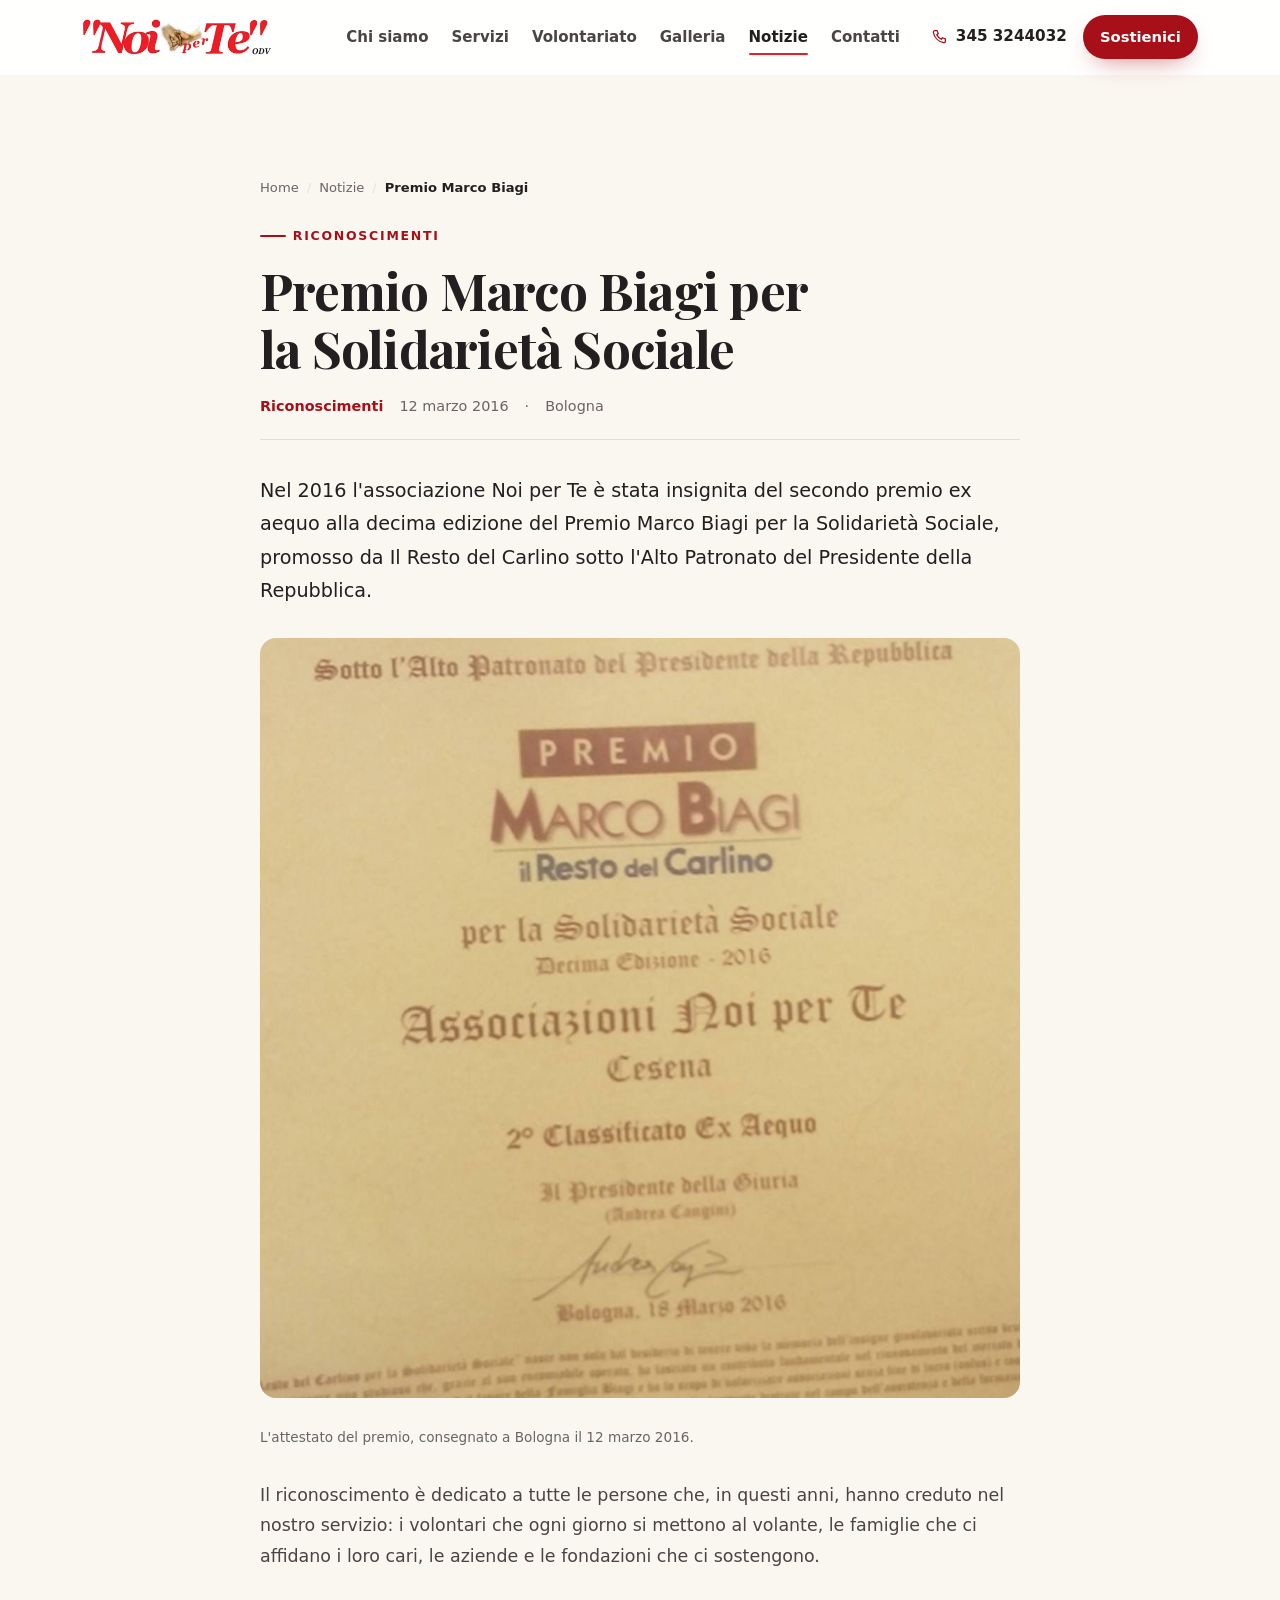
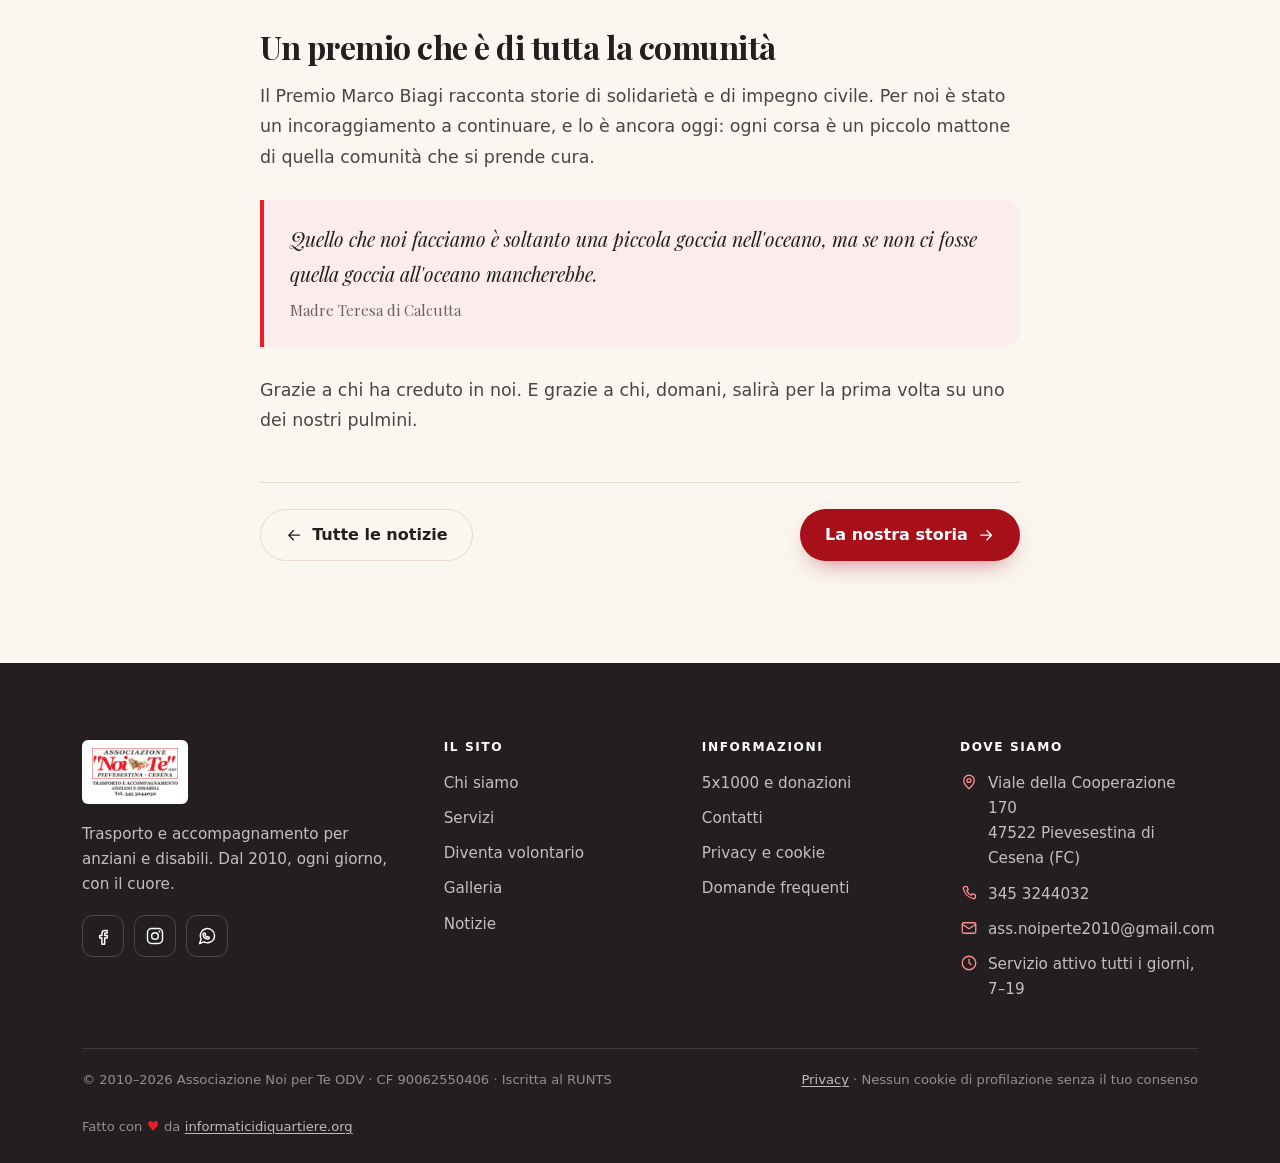
<file: notizie/premio-marco-biagi-2016/index.html>
<!DOCTYPE html>
<html lang="it" class="no-js">
<head>
  <meta charset="utf-8">
  <meta name="viewport" content="width=device-width, initial-scale=1">

  <title>Premio Marco Biagi 2016 | Noi per Te ODV</title>
  <meta name="description" content="Nel 2016 l&#x27;associazione Noi per Te ha ricevuto il Premio Marco Biagi per la Solidarietà Sociale, secondo classificato ex aequo.">
  <link rel="canonical" href="https://www.noiperte.it/notizie/premio-marco-biagi-2016/">
  <meta name="robots" content="index, follow, max-image-preview:large, max-snippet:-1">
  <meta name="author" content="Associazione Noi per Te ODV">
  <meta name="theme-color" content="#231F20">
  <meta name="format-detection" content="telephone=no">

  <meta property="og:type" content="article">
  <meta property="og:site_name" content="Associazione Noi per Te ODV">
  <meta property="og:locale" content="it_IT">
  <meta property="og:title" content="Premio Marco Biagi 2016 | Noi per Te ODV">
  <meta property="og:description" content="Nel 2016 l&#x27;associazione Noi per Te ha ricevuto il Premio Marco Biagi per la Solidarietà Sociale, secondo classificato ex aequo.">
  <meta property="og:url" content="https://www.noiperte.it/notizie/premio-marco-biagi-2016/">
  <meta property="og:image" content="https://www.noiperte.it/og-image.jpg">
  <meta property="og:image:width" content="1200">
  <meta property="og:image:height" content="630">
  <meta property="og:image:alt" content="Associazione Noi per Te ODV, trasporto e accompagnamento anziani e disabili a Cesena">
  <meta name="twitter:card" content="summary_large_image">
  <meta name="twitter:title" content="Premio Marco Biagi 2016 | Noi per Te ODV">
  <meta name="twitter:description" content="Nel 2016 l&#x27;associazione Noi per Te ha ricevuto il Premio Marco Biagi per la Solidarietà Sociale, secondo classificato ex aequo.">
  <meta name="twitter:image" content="https://www.noiperte.it/og-image.jpg">

  <link rel="icon" href="/favicon.ico" sizes="32x32">
  <link rel="icon" href="/favicon.svg" type="image/svg+xml">
  <link rel="apple-touch-icon" href="/apple-touch-icon.png">
  <link rel="manifest" href="/site.webmanifest">

  <link rel="preload" href="/assets/fonts/playfair-display-latin.woff2" as="font" type="font/woff2" crossorigin>
  <link rel="stylesheet" href="/assets/css/style.css">
  <script>document.documentElement.className = document.documentElement.className.replace('no-js', 'js');</script>
  <script type="application/ld+json">
{
  "@context": "https://schema.org",
  "@graph": [
    {
      "@type": "NGO",
      "@id": "https://www.noiperte.it/#organizzazione",
      "name": "Associazione Noi per Te ODV",
      "alternateName": [
        "Noi per Te ODV",
        "Associazione \"Noi per Te\" ODV"
      ],
      "url": "https://www.noiperte.it/",
      "logo": "https://www.noiperte.it/assets/img/logo-full.png",
      "image": "https://www.noiperte.it/og-image.jpg",
      "description": "Organizzazione di volontariato di Pievesestina di Cesena che dal 2010 offre trasporto e accompagnamento a persone anziane, disabili e non autosufficienti.",
      "foundingDate": "2010-07",
      "taxID": "90062550406",
      "nonprofitStatus": "Organizzazione di Volontariato iscritta al RUNTS",
      "email": "ass.noiperte2010@gmail.com",
      "telephone": "+39 345 3244032",
      "address": {
        "@type": "PostalAddress",
        "streetAddress": "Viale della Cooperazione 170",
        "addressLocality": "Pievesestina di Cesena",
        "addressRegion": "Emilia-Romagna",
        "postalCode": "47522",
        "addressCountry": "IT"
      },
      "areaServed": [
        {
          "@type": "City",
          "name": "Cesena"
        },
        {
          "@type": "AdministrativeArea",
          "name": "Provincia di Forlì-Cesena"
        }
      ],
      "knowsAbout": [
        "Trasporto e accompagnamento di anziani",
        "Trasporto e accompagnamento di persone con disabilità",
        "Trasporto per dialisi",
        "Accompagnamento a visite mediche",
        "Volontariato sociale"
      ],
      "sameAs": [
        "https://www.facebook.com/NoiPerTe",
        "https://www.instagram.com/gabriellagu57"
      ],
      "contactPoint": {
        "@type": "ContactPoint",
        "telephone": "+39 345 3244032",
        "contactType": "customer service",
        "availableLanguage": "it"
      }
    },
    {
      "@type": "NewsArticle",
      "@id": "https://www.noiperte.it/notizie/premio-marco-biagi-2016/#articolo",
      "headline": "Premio Marco Biagi per la Solidarietà Sociale",
      "description": "Nel 2016 l'associazione Noi per Te è stata insignita del secondo premio ex aequo al Premio Marco Biagi per la Solidarietà Sociale.",
      "image": [
        "https://www.noiperte.it/assets/img/premio-marco-biagi-2016-1080.jpg"
      ],
      "datePublished": "2016-03-12",
      "dateModified": "2016-03-12",
      "author": {
        "@id": "https://www.noiperte.it/#organizzazione"
      },
      "publisher": {
        "@id": "https://www.noiperte.it/#organizzazione"
      },
      "mainEntityOfPage": "https://www.noiperte.it/notizie/premio-marco-biagi-2016/",
      "articleSection": "Riconoscimenti",
      "inLanguage": "it-IT"
    },
    {
      "@type": "BreadcrumbList",
      "itemListElement": [
        {
          "@type": "ListItem",
          "position": 1,
          "name": "Home",
          "item": "https://www.noiperte.it/"
        },
        {
          "@type": "ListItem",
          "position": 2,
          "name": "Notizie",
          "item": "https://www.noiperte.it/notizie/"
        },
        {
          "@type": "ListItem",
          "position": 3,
          "name": "Premio Marco Biagi",
          "item": "https://www.noiperte.it/notizie/premio-marco-biagi-2016/"
        }
      ]
    }
  ]
}
  </script>
</head>
<body>
<a class="skip-link" href="#main">Salta al contenuto principale</a>

<!-- Sprite icone SVG -->
<svg xmlns="http://www.w3.org/2000/svg" style="display:none" aria-hidden="true">
  <symbol id="i-arrow" viewBox="0 0 24 24"><path d="M5 12h14M13 6l6 6-6 6"/></symbol>
  <symbol id="i-arrow-left" viewBox="0 0 24 24"><path d="M19 12H5M11 6l-6 6 6 6"/></symbol>
  <symbol id="i-chevron" viewBox="0 0 24 24"><path d="M9 6l6 6-6 6"/></symbol>
  <symbol id="i-phone" viewBox="0 0 24 24"><path d="M6.5 3.5h3l1.5 4-2 1.5a12 12 0 0 0 6 6l1.5-2 4 1.5v3a2 2 0 0 1-2.2 2A17 17 0 0 1 4.5 5.7 2 2 0 0 1 6.5 3.5Z"/></symbol>
  <symbol id="i-mail" viewBox="0 0 24 24"><rect x="3" y="5" width="18" height="14" rx="2"/><path d="m3 7 9 6 9-6"/></symbol>
  <symbol id="i-pin" viewBox="0 0 24 24"><path d="M12 21s7-6.1 7-11a7 7 0 1 0-14 0c0 4.9 7 11 7 11Z"/><circle cx="12" cy="10" r="2.6"/></symbol>
  <symbol id="i-clock" viewBox="0 0 24 24"><circle cx="12" cy="12" r="9"/><path d="M12 7v5l3 2"/></symbol>
  <symbol id="i-users" viewBox="0 0 24 24"><path d="M16 21v-1.8a4 4 0 0 0-4-4H6a4 4 0 0 0-4 4V21"/><circle cx="9" cy="7" r="4"/><path d="M22 21v-1.8a4 4 0 0 0-3-3.87"/><path d="M16 3.13a4 4 0 0 1 0 7.75"/></symbol>
  <symbol id="i-wheelchair" viewBox="0 0 24 24"><circle cx="10" cy="4" r="1.9"/><path d="M10 7v7h6l2.5 5"/><path d="M16 14h-6"/><circle cx="8" cy="17" r="4"/></symbol>
  <symbol id="i-van" viewBox="0 0 24 24"><path d="M3 17V8a1 1 0 0 1 1-1h9l4 4h3a1 1 0 0 1 1 1v5"/><path d="M3 17h1M9 17h6M18 17h2"/><circle cx="7" cy="17" r="2"/><circle cx="17" cy="17" r="2"/><path d="M13 7v4h4"/></symbol>
  <symbol id="i-heart" viewBox="0 0 24 24"><path d="M12 20.3S3.5 15.2 3.5 9.9A4.7 4.7 0 0 1 12 6.9a4.7 4.7 0 0 1 8.5 3c0 5.3-8.5 10.4-8.5 10.4Z"/></symbol>
  <symbol id="i-calendar" viewBox="0 0 24 24"><rect x="3" y="5" width="18" height="16" rx="2"/><path d="M3 10h18M8 3v4M16 3v4"/></symbol>
  <symbol id="i-check" viewBox="0 0 24 24"><path d="m4 12 5 5L20 6"/></symbol>
  <symbol id="i-play" viewBox="0 0 24 24"><path d="M8 5v14l11-7Z"/></symbol>
  <symbol id="i-menu" viewBox="0 0 24 24"><path d="M4 7h16M4 12h16M4 17h16"/></symbol>
  <symbol id="i-close" viewBox="0 0 24 24"><path d="M6 6l12 12M18 6 6 18"/></symbol>
  <symbol id="i-whatsapp" viewBox="0 0 24 24"><path d="M21 11.5a8.5 8.5 0 0 1-12.6 7.5L3 21l2-5.4A8.5 8.5 0 1 1 21 11.5Z"/><path d="M8.6 8.3c.3-.1.7 0 .9.3l.7 1.2c.1.3.1.6-.1.8l-.5.5c.5 1 1.3 1.8 2.3 2.3l.5-.5c.2-.2.5-.3.8-.1l1.2.7c.3.2.4.6.3.9-.3.8-1.1 1.4-2 1.3-2.9-.3-5.2-2.6-5.5-5.5-.1-.8.5-1.6 1.4-1.9Z"/></symbol>
  <symbol id="i-facebook" viewBox="0 0 24 24"><path d="M14.5 8.5H17V5.4h-2.7c-2.2 0-3.6 1.5-3.6 3.8v2.1H8v3.2h2.7V22h3.3v-7.5h2.8l.5-3.2h-3.3V9.6c0-.7.3-1.1 1-1.1Z"/></symbol>
  <symbol id="i-instagram" viewBox="0 0 24 24"><rect x="3" y="3" width="18" height="18" rx="5"/><circle cx="12" cy="12" r="4"/><circle cx="17.4" cy="6.6" r="1.1" fill="currentColor" stroke="none"/></symbol>
  <symbol id="i-copy" viewBox="0 0 24 24"><rect x="9" y="9" width="12" height="12" rx="2"/><path d="M5 15H4a1 1 0 0 1-1-1V4a1 1 0 0 1 1-1h10a1 1 0 0 1 1 1v1"/></symbol>
  <symbol id="i-external" viewBox="0 0 24 24"><path d="M14 4h6v6M20 4l-9 9M19 14v5a1 1 0 0 1-1 1H5a1 1 0 0 1-1-1V6a1 1 0 0 1 1-1h5"/></symbol>
  <symbol id="i-award" viewBox="0 0 24 24"><circle cx="12" cy="9" r="5"/><path d="m8.5 13-1.5 8 5-3 5 3-1.5-8"/></symbol>
  <symbol id="i-route" viewBox="0 0 24 24"><circle cx="6" cy="19" r="2"/><circle cx="18" cy="5" r="2"/><path d="M8 19h7a4 4 0 0 0 0-8H9a4 4 0 0 1 0-8h7"/></symbol>
  <symbol id="i-school" viewBox="0 0 24 24"><path d="m12 3 9 5-9 5-9-5 9-5Z"/><path d="M6 10v5c0 1.7 2.7 3 6 3s6-1.3 6-3v-5"/></symbol>
  <symbol id="i-sun" viewBox="0 0 24 24"><circle cx="12" cy="12" r="4"/><path d="M12 2v2M12 20v2M4.9 4.9l1.4 1.4M17.7 17.7l1.4 1.4M2 12h2M20 12h2M4.9 19.1l1.4-1.4M17.7 6.3l1.4-1.4"/></symbol>
  <symbol id="i-leaf" viewBox="0 0 24 24"><path d="M20 4c-9 0-16 4-16 11a5 5 0 0 0 5 5c7 0 11-7 11-16Z"/><path d="M4 20c3-6 7-9 12-11"/></symbol>
  <symbol id="i-shield" viewBox="0 0 24 24"><path d="M12 3l8 3v6c0 5-3.5 8-8 9-4.5-1-8-4-8-9V6l8-3Z"/><path d="m9 12 2 2 4-4"/></symbol>
</svg>

<header class="site-header" data-header>
  <div class="shell header-inner">
    <a class="brand" href="/" aria-label="Associazione Noi per Te ODV — vai alla home">
      <picture>
        <source type="image/webp" srcset="/assets/img/logo-wordmark-senza-bordo-360.webp 360w, /assets/img/logo-wordmark-senza-bordo-640.webp 640w, /assets/img/logo-wordmark-senza-bordo-1080.webp 1080w" sizes="224px">
        <img src="/assets/img/logo-wordmark-senza-bordo-640.jpg" alt="Noi per Te ODV — trasporto e accompagnamento anziani e disabili" width="1699" height="340">
      </picture>
    </a>

    <nav class="nav" aria-label="Navigazione principale">
      <ul>
        <li><a href="/chi-siamo/">Chi siamo</a></li>
        <li><a href="/servizi/">Servizi</a></li>
        <li><a href="/diventa-volontario/">Volontariato</a></li>
        <li><a href="/galleria/">Galleria</a></li>
        <li><a href="/notizie/" aria-current="page">Notizie</a></li>
        <li><a href="/contatti/">Contatti</a></li>
      </ul>
    </nav>

    <div class="header-actions">
      <a class="header-phone" href="tel:+393453244032" aria-label="Chiama il 345 3244032">
        <svg class="icon" aria-hidden="true"><use href="#i-phone"/></svg>
        <span class="header-phone__num">345 3244032</span>
      </a>
      <a class="btn btn--primary btn--sm btn--header-cta" href="/sostienici/">Sostienici</a>
      <button class="nav-toggle" type="button" aria-expanded="false" aria-controls="mobile-nav" data-nav-toggle>
        <span class="sr-only">Apri il menu</span>
        <svg class="icon icon--menu" aria-hidden="true"><use href="#i-menu"/></svg>
        <svg class="icon icon--close" aria-hidden="true"><use href="#i-close"/></svg>
      </button>
    </div>
  </div>
</header>

<div class="mobile-nav" id="mobile-nav" tabindex="-1" data-drawer hidden>
  <nav aria-label="Navigazione mobile">
    <ul>
      <li><a class="mobile-link" href="/chi-siamo/">Chi siamo <svg class="icon" aria-hidden="true"><use href="#i-chevron"/></svg></a></li>
      <li><a class="mobile-link" href="/servizi/">Servizi <svg class="icon" aria-hidden="true"><use href="#i-chevron"/></svg></a></li>
      <li><a class="mobile-link" href="/diventa-volontario/">Volontariato <svg class="icon" aria-hidden="true"><use href="#i-chevron"/></svg></a></li>
      <li><a class="mobile-link" href="/galleria/">Galleria <svg class="icon" aria-hidden="true"><use href="#i-chevron"/></svg></a></li>
      <li><a class="mobile-link" href="/notizie/" aria-current="page">Notizie <svg class="icon" aria-hidden="true"><use href="#i-chevron"/></svg></a></li>
      <li><a class="mobile-link" href="/contatti/">Contatti <svg class="icon" aria-hidden="true"><use href="#i-chevron"/></svg></a></li>
      <li><a class="mobile-link" href="/sostienici/">Sostienici <svg class="icon" aria-hidden="true"><use href="#i-chevron"/></svg></a></li>
    </ul>
  </nav>
  <div class="drawer-actions">
    <a class="btn btn--primary btn--block" href="tel:+393453244032">
      <svg class="icon" aria-hidden="true"><use href="#i-phone"/></svg> Chiama 345 3244032
    </a>
    <a class="btn btn--ghost btn--block" href="mailto:ass.noiperte2010@gmail.com">
      <svg class="icon" aria-hidden="true"><use href="#i-mail"/></svg> Scrivici una email
    </a>
  </div>
  <div class="drawer-contact">
    <a href="https://maps.google.com/?q=Viale+della+Cooperazione+170,+47522+Pievesestina+di+Cesena" target="_blank" rel="noopener">
      <svg class="icon" aria-hidden="true"><use href="#i-pin"/></svg>
      Viale della Cooperazione 170, Pievesestina di Cesena
    </a>
    <div class="drawer-social">
      <a href="https://www.facebook.com/NoiPerTe" target="_blank" rel="noopener" aria-label="Facebook"><svg class="icon" aria-hidden="true"><use href="#i-facebook"/></svg></a>
      <a href="https://www.instagram.com/gabriellagu57" target="_blank" rel="noopener" aria-label="Instagram"><svg class="icon" aria-hidden="true"><use href="#i-instagram"/></svg></a>
      <a href="https://wa.me/393453244032" target="_blank" rel="noopener" aria-label="WhatsApp"><svg class="icon" aria-hidden="true"><use href="#i-whatsapp"/></svg></a>
    </div>
  </div>
</div>

<main id="main">

<article class="section">
  <div class="shell">
    <div class="article">
      <nav aria-label="Percorso di navigazione">
<ol class="breadcrumb">
  <li><a href="/">Home</a></li>
  <li><a href="/notizie/">Notizie</a></li>
  <li><span aria-current="page">Premio Marco Biagi</span></li>
</ol>
</nav>
      <header class="article-header">
        <p class="eyebrow">Riconoscimenti</p>
        <h1>Premio Marco Biagi per la Solidarietà Sociale</h1>
        <div class="article-meta">
          <span class="tag">Riconoscimenti</span>
          <time datetime="2016-03-12">12 marzo 2016</time>
          <span>·</span>
          <span>Bologna</span>
        </div>
      </header>

      <div class="article-body">
        <p>Nel 2016 l'associazione Noi per Te è stata insignita del secondo premio ex aequo alla decima edizione del Premio Marco Biagi per la Solidarietà Sociale, promosso da Il Resto del Carlino sotto l'Alto Patronato del Presidente della Repubblica.</p>

        <figure>
          <img src="/assets/img/premio-marco-biagi-2016-1080.jpg" alt="Attestato del Premio Marco Biagi per la Solidarietà Sociale 2016, secondo classificato ex aequo" width="1080" height="1080" loading="lazy" decoding="async">
          <figcaption>L'attestato del premio, consegnato a Bologna il 12 marzo 2016.</figcaption>
        </figure>

        <p>Il riconoscimento è dedicato a tutte le persone che, in questi anni, hanno creduto nel nostro servizio: i volontari che ogni giorno si mettono al volante, le famiglie che ci affidano i loro cari, le aziende e le fondazioni che ci sostengono.</p>

        <h2>Un premio che è di tutta la comunità</h2>
        <p>Il Premio Marco Biagi racconta storie di solidarietà e di impegno civile. Per noi è stato un incoraggiamento a continuare, e lo è ancora oggi: ogni corsa è un piccolo mattone di quella comunità che si prende cura.</p>

        <blockquote>Quello che noi facciamo è soltanto una piccola goccia nell'oceano, ma se non ci fosse quella goccia all'oceano mancherebbe.<br><span style="font-size:0.95rem;font-style:normal;color:var(--muted)">Madre Teresa di Calcutta</span></blockquote>

        <p>Grazie a chi ha creduto in noi. E grazie a chi, domani, salirà per la prima volta su uno dei nostri pulmini.</p>
      </div>

      <footer class="article-footer">
        <a class="btn btn--ghost" href="/notizie/"><svg class="icon" aria-hidden="true"><use href="#i-arrow-left"/></svg> Tutte le notizie</a>
        <a class="btn btn--primary" href="/chi-siamo/">La nostra storia <svg class="icon" aria-hidden="true"><use href="#i-arrow"/></svg></a>
      </footer>
    </div>
  </div>
</article>

</main>

<footer class="site-footer">
  <div class="shell">
    <div class="footer-grid">
      <div class="footer-brand">
        <img src="/assets/img/logo-full-400.jpg" alt="Associazione Noi per Te ODV — Pievesestina Cesena" width="400" height="224" loading="lazy" decoding="async">
        <p>Trasporto e accompagnamento per anziani e disabili. Dal 2010, ogni giorno, con il cuore.</p>
        <div class="footer-social">
          <a href="https://www.facebook.com/NoiPerTe" target="_blank" rel="noopener" aria-label="Seguici su Facebook"><svg class="icon" aria-hidden="true"><use href="#i-facebook"/></svg></a>
          <a href="https://www.instagram.com/gabriellagu57" target="_blank" rel="noopener" aria-label="Seguici su Instagram"><svg class="icon" aria-hidden="true"><use href="#i-instagram"/></svg></a>
          <a href="https://wa.me/393453244032" target="_blank" rel="noopener" aria-label="Scrivici su WhatsApp"><svg class="icon" aria-hidden="true"><use href="#i-whatsapp"/></svg></a>
        </div>
      </div>

      <div class="footer-col">
        <h3>Il sito</h3>
        <ul>
          <li><a href="/chi-siamo/">Chi siamo</a></li>
          <li><a href="/servizi/">Servizi</a></li>
          <li><a href="/diventa-volontario/">Diventa volontario</a></li>
          <li><a href="/galleria/">Galleria</a></li>
          <li><a href="/notizie/">Notizie</a></li>
        </ul>
      </div>

      <div class="footer-col">
        <h3>Informazioni</h3>
        <ul>
          <li><a href="/sostienici/">5x1000 e donazioni</a></li>
          <li><a href="/contatti/">Contatti</a></li>
          <li><a href="/privacy/">Privacy e cookie</a></li>
          <li><a href="/servizi/#faq">Domande frequenti</a></li>
        </ul>
      </div>

      <div class="footer-col footer-col--contact">
        <h3>Dove siamo</h3>
        <div class="footer-contact">
          <a href="https://maps.google.com/?q=Viale+della+Cooperazione+170,+47522+Pievesestina+di+Cesena" target="_blank" rel="noopener">
            <svg class="icon" aria-hidden="true"><use href="#i-pin"/></svg>
            <span>Viale della Cooperazione 170<br>47522 Pievesestina di Cesena (FC)</span>
          </a>
          <a href="tel:+393453244032"><svg class="icon" aria-hidden="true"><use href="#i-phone"/></svg> <span>345 3244032</span></a>
          <a href="mailto:ass.noiperte2010@gmail.com"><svg class="icon" aria-hidden="true"><use href="#i-mail"/></svg> <span>ass.noiperte2010@gmail.com</span></a>
          <span><svg class="icon" aria-hidden="true"><use href="#i-clock"/></svg> <span>Servizio attivo tutti i giorni, 7–19</span></span>
        </div>
      </div>
    </div>

    <div class="footer-bottom">
      <p>© 2010–<span data-year>2026</span> Associazione Noi per Te ODV · CF <span class="cf">90062550406</span> · Iscritta al RUNTS</p>
      <p><a href="/privacy/">Privacy</a> · Nessun cookie di profilazione senza il tuo consenso</p>
      <p class="footer-credit">Fatto con <span class="heart" aria-hidden="true">&hearts;</span> da <a href="https://informaticidiquartiere.org" target="_blank" rel="noopener">informaticidiquartiere.org</a></p>
    </div>
  </div>
</footer>

<script src="/assets/js/main.js" defer></script>
</body>
</html>
</file>
<file: assets/css/style.css>
/* ==========================================================================
   Associazione Noi per Te ODV — foglio di stile unico
   Autore: sito statico, nessuna dipendenza esterna
   ========================================================================== */

/* --------------------------------------------------------- Font ---------- */
@font-face {
  font-family: "Playfair Display";
  font-style: normal;
  font-weight: 400 900;
  font-display: swap;
  src: url("../fonts/playfair-display-latin.woff2") format("woff2");
  unicode-range: U+0000-00FF, U+0131, U+0152-0153, U+02BB-02BC, U+02C6, U+02DA,
    U+02DC, U+0304, U+0308, U+0329, U+2000-206F, U+20AC, U+2122, U+2191, U+2193,
    U+2212, U+2215, U+FEFF, U+FFFD;
}
@font-face {
  font-family: "Playfair Display";
  font-style: italic;
  font-weight: 400 900;
  font-display: swap;
  src: url("../fonts/playfair-display-latin-italic.woff2") format("woff2");
  unicode-range: U+0000-00FF, U+0131, U+0152-0153, U+02BB-02BC, U+02C6, U+02DA,
    U+02DC, U+0304, U+0308, U+0329, U+2000-206F, U+20AC, U+2122, U+2191, U+2193,
    U+2212, U+2215, U+FEFF, U+FFFD;
}

/* --------------------------------------------------------- Tokens -------- */
:root {
  --font-sans: ui-sans-serif, system-ui, -apple-system, "Segoe UI", Roboto,
    "Helvetica Neue", Arial, "Noto Sans", sans-serif;
  --font-serif: "Playfair Display", Georgia, "Times New Roman", serif;

  --red: #ed1c24;
  --red-600: #c4161e;
  --red-700: #a81019;
  --red-50: #fdeced;

  --ink: #231f20;
  --ink-2: #4a4445;
  --muted: #6b6465;
  --cream: #faf6f0;
  --sand: #f3ece2;
  --sand-2: #ebe1d4;
  --line: #e6dccf;
  --white: #ffffff;
  --gold: #a67c2e;

  --radius-sm: 10px;
  --radius: 16px;
  --radius-lg: 24px;
  --radius-xl: 32px;
  --pill: 999px;

  --shadow-sm: 0 1px 2px rgba(35, 31, 32, 0.05),
    0 6px 18px -10px rgba(35, 31, 32, 0.12);
  --shadow: 0 2px 4px rgba(35, 31, 32, 0.04),
    0 18px 40px -18px rgba(35, 31, 32, 0.22);
  --shadow-lg: 0 30px 70px -30px rgba(35, 31, 32, 0.35);

  --shell: 1180px;
  --pad: clamp(18px, 4vw, 32px);
  --section: clamp(58px, 8vw, 104px);

  --ease: cubic-bezier(0.22, 0.61, 0.36, 1);
}

/* --------------------------------------------------------- Reset --------- */
*,
*::before,
*::after {
  box-sizing: border-box;
}
html {
  -webkit-text-size-adjust: 100%;
  scroll-behavior: smooth;
  scroll-padding-top: 96px;
}
body {
  margin: 0;
  font-family: var(--font-sans);
  font-size: 1.0625rem;
  line-height: 1.65;
  color: var(--ink);
  background: var(--cream);
  -webkit-font-smoothing: antialiased;
  text-rendering: optimizeLegibility;
  overflow-x: hidden;
}
img,
video,
svg {
  display: block;
  max-width: 100%;
}
img {
  height: auto;
}
/* <picture> serve solo a scegliere il formato: il layout lo fa l'<img>,
   così height: 100% e object-fit funzionano anche dentro i riquadri. */
picture {
  display: contents;
}
button,
input,
textarea,
select {
  font: inherit;
  color: inherit;
}
button {
  cursor: pointer;
}
a {
  color: var(--red-700);
  text-decoration-thickness: 1px;
  text-underline-offset: 0.18em;
}
a:hover {
  color: var(--red-600);
}
h1,
h2,
h3,
h4 {
  font-family: var(--font-serif);
  font-weight: 700;
  line-height: 1.12;
  letter-spacing: -0.015em;
  margin: 0 0 0.5em;
  text-wrap: balance;
}
h1 {
  font-size: clamp(2.25rem, 5.1vw, 3.9rem);
}
h2 {
  font-size: clamp(1.75rem, 3.4vw, 2.7rem);
}
h3 {
  font-size: clamp(1.2rem, 1.8vw, 1.45rem);
  line-height: 1.25;
}
p {
  margin: 0 0 1em;
}
p:last-child {
  margin-bottom: 0;
}
ul,
ol {
  margin: 0 0 1em;
  padding-left: 1.25em;
}
li + li {
  margin-top: 0.35em;
}
strong {
  font-weight: 700;
}
blockquote {
  margin: 0;
}
:target {
  scroll-margin-top: 100px;
}

::selection {
  background: var(--red);
  color: #fff;
}
.anchor {
  display: block;
  height: 0;
  scroll-margin-top: 100px;
}

/* --------------------------------------------------------- Accessibility - */
:focus-visible {
  outline: 3px solid var(--red-700);
  outline-offset: 3px;
  border-radius: 4px;
}
.skip-link {
  position: absolute;
  left: 12px;
  top: -80px;
  z-index: 200;
  padding: 12px 20px;
  background: var(--ink);
  color: #fff;
  border-radius: 0 0 12px 12px;
  font-weight: 600;
  text-decoration: none;
  transition: top 0.2s var(--ease);
}
.skip-link:focus {
  top: 0;
  color: #fff;
}
.site-footer :focus-visible,
.cta-band :focus-visible,
.code-card :focus-visible,
.section--ink :focus-visible,
.lightbox :focus-visible,
.video-modal :focus-visible {
  outline-color: #fff;
}
.sr-only {
  position: absolute !important;
  width: 1px;
  height: 1px;
  padding: 0;
  margin: -1px;
  overflow: hidden;
  clip: rect(0, 0, 0, 0);
  white-space: nowrap;
  border: 0;
}

/* --------------------------------------------------------- Layout -------- */
.shell {
  width: 100%;
  max-width: var(--shell);
  margin-inline: auto;
  padding-inline: var(--pad);
}
.shell--narrow {
  max-width: 820px;
}
.section {
  padding-block: var(--section);
}
.section--tight {
  padding-block: clamp(40px, 5vw, 64px);
}
.section--white {
  background: var(--white);
}
.section--sand {
  background: var(--sand);
}
.grid {
  display: grid;
  gap: clamp(18px, 3vw, 32px);
}
.grid--2 {
  grid-template-columns: repeat(2, minmax(0, 1fr));
}
.grid--3 {
  grid-template-columns: repeat(3, minmax(0, 1fr));
}
.grid--4 {
  grid-template-columns: repeat(4, minmax(0, 1fr));
}
.center {
  text-align: center;
}

/* --------------------------------------------------------- Typography ---- */
.eyebrow {
  display: inline-flex;
  align-items: center;
  gap: 0.55em;
  margin: 0 0 1rem;
  font-family: var(--font-sans);
  font-size: 0.78rem;
  font-weight: 700;
  letter-spacing: 0.14em;
  text-transform: uppercase;
  color: var(--red-700);
}
.eyebrow::before {
  content: "";
  width: 26px;
  height: 2px;
  background: currentColor;
  border-radius: 2px;
}
.eyebrow--light {
  color: #ffb3b6;
}
.lead {
  font-size: clamp(1.06rem, 1.5vw, 1.22rem);
  color: var(--ink-2);
  line-height: 1.7;
  max-width: 62ch;
}
.muted {
  color: var(--muted);
}
.serif {
  font-family: var(--font-serif);
}
.section-head {
  max-width: 720px;
  margin-bottom: clamp(28px, 4vw, 48px);
}
.section-head--center {
  margin-inline: auto;
  text-align: center;
}
.section-head--row {
  display: flex;
  justify-content: space-between;
  align-items: flex-end;
  gap: 20px;
  max-width: none;
}
.section-head h2 {
  margin-bottom: 0.45em;
}
.section-head p:not(.eyebrow) {
  color: var(--ink-2);
  font-size: 1.08rem;
}

/* --------------------------------------------------------- Buttons ------- */
.btn {
  --btn-bg: var(--ink);
  --btn-fg: #fff;
  --btn-bd: transparent;
  display: inline-flex;
  align-items: center;
  justify-content: center;
  gap: 0.55em;
  min-height: 52px;
  padding: 0.85em 1.5em;
  border: 1.5px solid var(--btn-bd);
  border-radius: var(--pill);
  background: var(--btn-bg);
  color: var(--btn-fg);
  font-family: var(--font-sans);
  font-size: 1rem;
  font-weight: 650;
  line-height: 1.15;
  text-align: center;
  text-decoration: none;
  transition: transform 0.18s var(--ease), background-color 0.18s var(--ease),
    color 0.18s var(--ease), box-shadow 0.18s var(--ease),
    border-color 0.18s var(--ease);
  -webkit-tap-highlight-color: transparent;
}
.btn:hover {
  transform: translateY(-2px);
  color: var(--btn-fg);
}
.btn:active {
  transform: translateY(0);
}
.btn .icon {
  width: 1.15em;
  height: 1.15em;
  flex: none;
}
.btn--primary {
  --btn-bg: var(--red-700);
  --btn-fg: #fff;
  box-shadow: 0 10px 26px -12px rgba(168, 16, 25, 0.65);
}
.btn--primary:hover {
  --btn-bg: var(--red-600);
  box-shadow: 0 16px 32px -14px rgba(168, 16, 25, 0.7);
}
.btn--outline {
  --btn-bg: transparent;
  --btn-fg: var(--ink);
  --btn-bd: var(--ink);
}
.btn--outline:hover {
  --btn-bg: var(--ink);
  --btn-fg: #fff;
}
.btn--light {
  --btn-bg: #fff;
  --btn-fg: var(--ink);
  box-shadow: var(--shadow-sm);
}
.btn--light:hover {
  --btn-bg: var(--cream);
}
.btn--ghost {
  --btn-bg: transparent;
  --btn-fg: var(--ink);
  --btn-bd: var(--line);
  background: transparent;
}
.btn--ghost:hover {
  --btn-bd: var(--ink);
  --btn-bg: var(--white);
}
.btn--sm {
  min-height: 44px;
  padding: 0.6em 1.1em;
  font-size: 0.92rem;
}
.btn--block {
  width: 100%;
}

.link-arrow {
  display: inline-flex;
  align-items: center;
  gap: 0.45em;
  font-weight: 650;
  text-decoration: none;
  color: var(--red-700);
  border-bottom: 1.5px solid transparent;
  padding-bottom: 2px;
  transition: gap 0.18s var(--ease), border-color 0.18s var(--ease);
}
.link-arrow .icon {
  width: 1.1em;
  height: 1.1em;
  transition: transform 0.18s var(--ease);
}
.link-arrow:hover {
  border-color: currentColor;
}
.link-arrow:hover .icon {
  transform: translateX(3px);
}

.icon {
  width: 24px;
  height: 24px;
  fill: none;
  stroke: currentColor;
  stroke-width: 1.75;
  stroke-linecap: round;
  stroke-linejoin: round;
}

/* --------------------------------------------------------- Header -------- */
.site-header {
  position: sticky;
  top: 0;
  z-index: 90;
  background: rgba(255, 255, 255, 0.94);
  -webkit-backdrop-filter: saturate(180%) blur(12px);
  backdrop-filter: saturate(180%) blur(12px);
  border-bottom: 1px solid transparent;
  transition: border-color 0.2s var(--ease), box-shadow 0.2s var(--ease);
}
.site-header.is-scrolled {
  border-bottom-color: var(--line);
  box-shadow: 0 10px 30px -24px rgba(35, 31, 32, 0.55);
}
.header-inner {
  display: flex;
  align-items: center;
  gap: 24px;
  min-height: 74px;
}
.brand {
  display: inline-flex;
  align-items: center;
  flex: none;
  text-decoration: none;
}
.brand img {
  width: auto;
  height: 38px;
}
.brand:hover img {
  opacity: 0.86;
}
.nav {
  margin-left: auto;
}
.nav ul {
  display: flex;
  align-items: center;
  gap: clamp(14px, 1.8vw, 26px);
  margin: 0;
  padding: 0;
  list-style: none;
}
.nav li {
  margin: 0;
}
.nav a {
  position: relative;
  display: inline-block;
  padding: 6px 0;
  color: var(--ink-2);
  font-size: 0.94rem;
  font-weight: 550;
  text-decoration: none;
  white-space: nowrap;
  transition: color 0.16s var(--ease);
}
.nav a::after {
  content: "";
  position: absolute;
  left: 0;
  right: 0;
  bottom: 0;
  height: 2px;
  border-radius: 2px;
  background: var(--red);
  transform: scaleX(0);
  transform-origin: left;
  transition: transform 0.22s var(--ease);
}
.nav a:hover,
.nav a[aria-current="page"] {
  color: var(--ink);
}
.nav a:hover::after,
.nav a[aria-current="page"]::after {
  transform: scaleX(1);
}
.header-actions {
  display: flex;
  align-items: center;
  gap: 10px;
  flex: none;
}
.header-phone {
  display: inline-flex;
  align-items: center;
  gap: 8px;
  padding: 0 6px;
  color: var(--ink);
  font-weight: 650;
  text-decoration: none;
  font-size: 0.95rem;
  white-space: nowrap;
}
.header-phone .icon {
  width: 18px;
  height: 18px;
  color: var(--red-700);
}
.header-phone:hover {
  color: var(--red-700);
}
.nav-toggle {
  display: none;
  width: 46px;
  height: 46px;
  align-items: center;
  justify-content: center;
  border: 1.5px solid var(--line);
  border-radius: 12px;
  background: #fff;
  color: var(--ink);
}
.nav-toggle .icon {
  width: 24px;
  height: 24px;
}
.nav-toggle .icon--close {
  display: none;
}
.nav-toggle[aria-expanded="true"] .icon--menu {
  display: none;
}
.nav-toggle[aria-expanded="true"] .icon--close {
  display: block;
}

/* Mobile drawer */
.mobile-nav {
  position: fixed;
  inset: 74px 0 0;
  z-index: 85;
  background: var(--cream);
  padding: 24px var(--pad) 32px;
  overflow-y: auto;
  overscroll-behavior: contain;
  border-top: 1px solid var(--line);
  animation: drawer-in 0.22s var(--ease);
}
.mobile-nav[hidden] {
  display: none;
}
.mobile-nav:focus {
  outline: none;
}
.mobile-nav ul {
  list-style: none;
  margin: 0 0 24px;
  padding: 0;
}
.mobile-nav li {
  margin: 0;
  border-bottom: 1px solid var(--line);
}
.mobile-nav a.mobile-link {
  display: flex;
  align-items: center;
  justify-content: space-between;
  gap: 12px;
  padding: 16px 2px;
  color: var(--ink);
  font-family: var(--font-serif);
  font-size: 1.35rem;
  font-weight: 600;
  text-decoration: none;
}
.mobile-nav a.mobile-link .icon {
  width: 18px;
  height: 18px;
  color: var(--red-700);
}
.mobile-nav a.mobile-link[aria-current="page"] {
  color: var(--red-700);
}
.mobile-nav .drawer-actions {
  display: grid;
  gap: 10px;
}
.mobile-nav .drawer-contact {
  margin-top: 26px;
  padding-top: 22px;
  border-top: 1px solid var(--line);
  display: grid;
  gap: 12px;
  color: var(--ink-2);
  font-size: 0.95rem;
}
.mobile-nav .drawer-contact a {
  display: inline-flex;
  align-items: center;
  gap: 10px;
  color: var(--ink);
  text-decoration: none;
  font-weight: 550;
}
.mobile-nav .drawer-contact .icon {
  width: 19px;
  height: 19px;
  color: var(--red-700);
}
.drawer-social {
  display: flex;
  gap: 10px;
  margin-top: 8px;
}
.mobile-nav .drawer-social a {
  width: 44px;
  height: 44px;
  display: grid;
  place-items: center;
  border: 1.5px solid var(--line);
  border-radius: 12px;
  color: var(--ink);
}
body.nav-open {
  overflow: hidden;
}
@keyframes drawer-in {
  from { opacity: 0; transform: translateY(-8px); }
  to { opacity: 1; transform: none; }
}

/* --------------------------------------------------------- Hero ---------- */
.hero {
  position: relative;
  overflow: hidden;
  background:
    radial-gradient(ellipse 60% 55% at 88% 8%, rgba(237, 28, 36, 0.07), transparent 70%),
    radial-gradient(ellipse 50% 50% at 8% 92%, rgba(201, 154, 46, 0.08), transparent 70%),
    var(--cream);
  padding-block: clamp(34px, 5vw, 64px) clamp(70px, 9vw, 110px);
}
.hero-grid {
  display: grid;
  grid-template-columns: 1.02fr 0.98fr;
  align-items: center;
  gap: clamp(28px, 5vw, 60px);
}
.hero-copy h1 {
  margin-bottom: 0.35em;
}
.hero-copy h1 em {
  font-style: italic;
  color: var(--red-700);
}
.hero-actions {
  display: flex;
  flex-wrap: wrap;
  gap: 12px;
  margin-top: 30px;
}
.hero-facts {
  display: flex;
  flex-wrap: wrap;
  gap: 10px 26px;
  margin: 30px 0 0;
  padding: 0;
  list-style: none;
}
.hero-facts li {
  display: flex;
  align-items: center;
  gap: 9px;
  margin: 0;
  color: var(--ink-2);
  font-size: 0.93rem;
  font-weight: 550;
}
.hero-facts .icon {
  width: 20px;
  height: 20px;
  color: var(--red-700);
  flex: none;
}
.hero-media {
  position: relative;
}
.hero-photo {
  position: relative;
  margin: 0;
  border-radius: var(--radius-xl);
  overflow: hidden;
  box-shadow: var(--shadow-lg);
  background: var(--sand-2);
  aspect-ratio: 4 / 3.35;
}
.hero-photo img {
  width: 100%;
  height: 100%;
  object-fit: cover;
  object-position: 85% 58%;
}
.hero-photo::after {
  content: "";
  position: absolute;
  inset: 0;
  background: linear-gradient(to top, rgba(35, 31, 32, 0.45), transparent 42%);
  pointer-events: none;
}
.play-btn {
  position: absolute;
  left: 50%;
  top: 50%;
  transform: translate(-50%, -50%);
  z-index: 2;
  display: inline-flex;
  align-items: center;
  gap: 12px;
  padding: 12px 22px 12px 12px;
  border: 0;
  border-radius: var(--pill);
  background: rgba(255, 255, 255, 0.96);
  color: var(--ink);
  font-weight: 700;
  font-size: 0.95rem;
  text-decoration: none;
  box-shadow: 0 16px 40px -16px rgba(0, 0, 0, 0.55);
  transition: transform 0.2s var(--ease), background-color 0.2s var(--ease);
}
.play-btn:hover {
  transform: translate(-50%, -50%) scale(1.04);
  background: #fff;
}
.play-btn .play-circle {
  width: 42px;
  height: 42px;
  flex: none;
  display: grid;
  place-items: center;
  border-radius: 50%;
  background: var(--red-700);
  color: #fff;
}
.play-btn .play-circle .icon {
  width: 18px;
  height: 18px;
  margin-left: 2px;
  fill: currentColor;
  stroke: none;
}
.hero-badge {
  position: absolute;
  left: -18px;
  bottom: 26px;
  z-index: 3;
  display: flex;
  align-items: center;
  gap: 14px;
  padding: 14px 20px;
  background: #fff;
  border-radius: var(--radius);
  box-shadow: var(--shadow);
}
.hero-badge .big {
  font-family: var(--font-serif);
  font-size: 2rem;
  font-weight: 800;
  line-height: 1;
  color: var(--red-700);
}
.hero-badge .small {
  font-size: 0.78rem;
  line-height: 1.3;
  color: var(--ink-2);
  font-weight: 600;
  text-transform: uppercase;
  letter-spacing: 0.06em;
}

/* --------------------------------------------------------- Stats --------- */
.stats-bar {
  position: relative;
  z-index: 5;
  margin-top: calc(var(--section) * -0.55);
}
.stats {
  display: grid;
  grid-template-columns: repeat(4, minmax(0, 1fr));
  gap: 0;
  margin: 0;
  padding: 6px;
  list-style: none;
  background: #fff;
  border: 1px solid var(--line);
  border-radius: var(--radius-lg);
  box-shadow: var(--shadow);
}
.stats li {
  margin: 0;
  padding: 22px 24px;
  display: flex;
  flex-direction: column;
  gap: 4px;
}
.stats li + li {
  border-left: 1px solid var(--line);
}
.stats .num {
  font-family: var(--font-serif);
  font-size: clamp(1.7rem, 2.6vw, 2.3rem);
  font-weight: 800;
  line-height: 1;
  color: var(--ink);
  letter-spacing: -0.02em;
}
.stats .num .unit {
  color: var(--red-700);
}
.stats .lbl {
  font-size: 0.86rem;
  line-height: 1.35;
  color: var(--muted);
}

.stat-card__num {
  display: block;
  margin-bottom: 6px;
  font-family: var(--font-serif);
  font-size: clamp(1.9rem, 2.8vw, 2.4rem);
  font-weight: 800;
  line-height: 1;
  letter-spacing: -0.02em;
  color: var(--red-700);
}
.stat-card h3 {
  margin-bottom: 0.35em;
}

/* --------------------------------------------------------- Cards --------- */
.card {
  position: relative;
  background: #fff;
  border: 1px solid var(--line);
  border-radius: var(--radius-lg);
  padding: clamp(22px, 2.6vw, 30px);
  box-shadow: var(--shadow-sm);
  transition: transform 0.22s var(--ease), box-shadow 0.22s var(--ease),
    border-color 0.22s var(--ease);
}
.card--hover:hover {
  transform: translateY(-4px);
  box-shadow: var(--shadow);
  border-color: var(--sand-2);
}
.card__icon {
  display: grid;
  place-items: center;
  width: 52px;
  height: 52px;
  margin-bottom: 18px;
  border-radius: 14px;
  background: var(--red-50);
  color: var(--red-700);
}
.card__icon .icon {
  width: 26px;
  height: 26px;
}
.card h3 {
  margin-bottom: 0.45em;
}
.card p {
  color: var(--ink-2);
  font-size: 0.98rem;
  margin-bottom: 0;
}
.card .link-arrow {
  margin-top: 18px;
  font-size: 0.95rem;
}

/* Servizi */
.service-card {
  display: flex;
  flex-direction: column;
  gap: 0;
  height: 100%;
}
.service-card .card__icon {
  background: var(--sand);
  color: var(--ink);
}
.service-card:hover .card__icon {
  background: var(--red-50);
  color: var(--red-700);
}
.service-card ul {
  margin: 14px 0 0;
  padding-left: 1.1em;
  color: var(--muted);
  font-size: 0.92rem;
}

/* Split (testo + immagine) */
.split {
  display: grid;
  grid-template-columns: 1fr 1fr;
  align-items: center;
  gap: clamp(30px, 5vw, 72px);
}
.split--reverse .split__media {
  order: -1;
}
.split__media {
  position: relative;
  margin: 0;
  border-radius: var(--radius-xl);
  overflow: hidden;
  box-shadow: var(--shadow);
  background: var(--sand-2);
}
.split__media img {
  width: 100%;
  height: 100%;
  object-fit: cover;
  aspect-ratio: 4 / 3.2;
}
.split__media--contain {
  background: var(--sand);
}
.split__media--contain img {
  object-fit: contain;
  padding: 20px;
}
.split__media--contain figcaption {
  position: static;
  background: var(--sand);
  color: var(--ink-2);
  padding: 12px 18px;
  border-top: 1px solid var(--line);
}
.split__media figcaption {
  position: absolute;
  left: 0;
  right: 0;
  bottom: 0;
  padding: 36px 22px 18px;
  background: linear-gradient(to top, rgba(35, 31, 32, 0.78), transparent);
  color: #fff;
  font-size: 0.84rem;
}
.split__content h2 {
  margin-bottom: 0.5em;
}
.split__content p:not(.eyebrow) {
  color: var(--ink-2);
}
.split__content .signature {
  margin-top: 22px;
  font-family: var(--font-serif);
  font-style: italic;
  font-size: 1.15rem;
  color: var(--ink);
}

/* Quote */
.quote-block {
  position: relative;
  max-width: 900px;
  margin-inline: auto;
  text-align: center;
}
.quote-block .quote-mark {
  font-family: var(--font-serif);
  font-size: 5rem;
  line-height: 0.6;
  color: var(--red);
  opacity: 0.35;
  display: block;
  margin-bottom: 6px;
}
.quote-block blockquote p {
  font-family: var(--font-serif);
  font-size: clamp(1.35rem, 2.8vw, 2rem);
  font-style: italic;
  line-height: 1.4;
  color: var(--ink);
  margin: 0;
}
.quote-block figcaption {
  margin-top: 22px;
  color: var(--muted);
  font-size: 0.95rem;
}
.quote-block figcaption strong {
  color: var(--ink);
}
.quote-small p {
  font-size: clamp(1.15rem, 2vw, 1.45rem);
}

/* Timeline */
.timeline {
  position: relative;
  margin: 0;
  padding: 0;
  list-style: none;
}
.timeline::before {
  content: "";
  position: absolute;
  left: 7px;
  top: 10px;
  bottom: 10px;
  width: 2px;
  background: var(--line);
}
.timeline li {
  position: relative;
  margin: 0;
  padding: 0 0 30px 34px;
}
.timeline li::before {
  content: "";
  position: absolute;
  left: 0;
  top: 7px;
  width: 16px;
  height: 16px;
  border-radius: 50%;
  background: #fff;
  border: 3px solid var(--red);
}
.timeline .year {
  display: block;
  font-size: 0.79rem;
  font-weight: 700;
  letter-spacing: 0.12em;
  text-transform: uppercase;
  color: var(--red-700);
  margin-bottom: 4px;
}
.timeline h3 {
  font-size: 1.18rem;
  margin-bottom: 0.35em;
}
.timeline p {
  color: var(--ink-2);
  font-size: 0.97rem;
  margin: 0;
}

/* Steps */
.steps {
  counter-reset: step;
  display: grid;
  grid-template-columns: repeat(3, minmax(0, 1fr));
  gap: clamp(18px, 3vw, 30px);
  margin: 0;
  padding: 0;
  list-style: none;
}
.steps li {
  counter-increment: step;
  margin: 0;
  padding: 26px;
  background: #fff;
  border: 1px solid var(--line);
  border-radius: var(--radius-lg);
  position: relative;
}
.steps li::before {
  content: counter(step, decimal-leading-zero);
  display: block;
  font-family: var(--font-serif);
  font-size: 1.9rem;
  font-weight: 800;
  line-height: 1;
  color: var(--red);
  margin-bottom: 14px;
}
.steps h3 {
  font-size: 1.15rem;
  margin-bottom: 0.4em;
}
.steps p {
  margin: 0;
  color: var(--ink-2);
  font-size: 0.96rem;
}

/* --------------------------------------------------------- Gallery ------- */
.filters {
  display: flex;
  flex-wrap: wrap;
  gap: 8px;
  margin-bottom: 28px;
}
.filter-btn {
  padding: 9px 16px;
  border: 1.5px solid var(--line);
  border-radius: var(--pill);
  background: #fff;
  color: var(--ink-2);
  font-size: 0.88rem;
  font-weight: 600;
  transition: all 0.18s var(--ease);
}
.filter-btn:hover {
  border-color: var(--ink);
  color: var(--ink);
}
.filter-btn[aria-pressed="true"] {
  background: var(--ink);
  border-color: var(--ink);
  color: #fff;
}
.gallery-grid {
  display: grid;
  grid-template-columns: repeat(4, minmax(0, 1fr));
  gap: 12px;
  margin: 0;
  padding: 0;
  list-style: none;
}
.gallery-grid li {
  margin: 0;
}
.gallery-item {
  position: relative;
  display: block;
  text-decoration: none;
  color: inherit;
  width: 100%;
  padding: 0;
  border: 0;
  border-radius: var(--radius);
  overflow: hidden;
  background: var(--sand-2);
  aspect-ratio: 1;
  cursor: zoom-in;
  -webkit-tap-highlight-color: transparent;
}
.gallery-item img {
  width: 100%;
  height: 100%;
  object-fit: cover;
  transition: transform 0.5s var(--ease), filter 0.3s var(--ease);
}
.gallery-item::after {
  content: "";
  position: absolute;
  inset: 0;
  background: linear-gradient(to top, rgba(35, 31, 32, 0.55), transparent 55%);
  opacity: 0;
  transition: opacity 0.25s var(--ease);
}
.gallery-item .gallery-tag {
  position: absolute;
  left: 12px;
  bottom: 12px;
  z-index: 2;
  padding: 5px 10px;
  border-radius: var(--pill);
  background: rgba(255, 255, 255, 0.94);
  color: var(--ink);
  font-size: 0.72rem;
  font-weight: 700;
  letter-spacing: 0.05em;
  text-transform: uppercase;
  opacity: 0;
  transform: translateY(6px);
  transition: opacity 0.25s var(--ease), transform 0.25s var(--ease);
}
.gallery-item:hover img {
  transform: scale(1.05);
}
.gallery-item:hover::after,
.gallery-item:hover .gallery-tag,
.gallery-item:focus-visible::after,
.gallery-item:focus-visible .gallery-tag {
  opacity: 1;
  transform: none;
}
.gallery-item:focus-visible {
  outline-offset: -3px;
}
.gallery-item--doc {
  background: var(--sand);
}
.gallery-item--doc img {
  object-fit: contain;
  padding: 10px;
}

/* Lightbox */
.lightbox,
.video-modal {
  width: min(1100px, calc(100vw - 32px));
  max-width: none;
  max-height: calc(100vh - 32px);
  padding: 0;
  border: 0;
  border-radius: var(--radius-lg);
  background: #141112;
  color: #fff;
  overflow: hidden;
  box-shadow: 0 40px 100px -30px rgba(0, 0, 0, 0.8);
}
.lightbox::backdrop,
.video-modal::backdrop {
  background: rgba(20, 17, 18, 0.82);
  -webkit-backdrop-filter: blur(4px);
  backdrop-filter: blur(4px);
}
.lightbox[open],
.video-modal[open] {
  animation: modal-in 0.24s var(--ease);
}
@keyframes modal-in {
  from { opacity: 0; transform: scale(0.97); }
  to { opacity: 1; transform: none; }
}
.lightbox-figure {
  margin: 0;
  display: flex;
  flex-direction: column;
  max-height: calc(100vh - 32px);
}
.lightbox-figure img {
  width: 100%;
  height: auto;
  max-height: calc(100vh - 150px);
  object-fit: contain;
  background: #0c0a0b;
}
.lightbox-figure figcaption {
  display: flex;
  align-items: center;
  justify-content: space-between;
  gap: 18px;
  padding: 14px 20px;
  font-size: 0.92rem;
  color: rgba(255, 255, 255, 0.82);
}
.lightbox-figure figcaption p {
  margin: 0;
}
.lightbox-count {
  flex: none;
  font-variant-numeric: tabular-nums;
  color: rgba(255, 255, 255, 0.55);
  font-size: 0.82rem;
}
.modal-btn {
  position: absolute;
  z-index: 3;
  display: grid;
  place-items: center;
  width: 46px;
  height: 46px;
  border: 0;
  border-radius: 50%;
  background: rgba(255, 255, 255, 0.14);
  color: #fff;
  -webkit-backdrop-filter: blur(6px);
  backdrop-filter: blur(6px);
  transition: background-color 0.18s var(--ease);
}
.modal-btn:hover {
  background: rgba(255, 255, 255, 0.28);
}
.modal-btn .icon {
  width: 22px;
  height: 22px;
}
.lightbox-close {
  top: 12px;
  right: 12px;
}
.lightbox-prev {
  left: 12px;
  top: 50%;
  transform: translateY(-50%);
}
.lightbox-next {
  right: 12px;
  top: 50%;
  transform: translateY(-50%);
}
.video-modal video {
  width: 100%;
  height: auto;
  max-height: calc(100vh - 32px);
  background: #000;
}
.video-modal .lightbox-close {
  top: 10px;
  right: 10px;
}

/* --------------------------------------------------------- Video --------- */
.video-feature {
  display: grid;
  grid-template-columns: 1.15fr 1fr;
  gap: clamp(24px, 4vw, 54px);
  align-items: center;
}
.video-thumb {
  position: relative;
  display: block;
  text-decoration: none;
  color: inherit;
  width: 100%;
  padding: 0;
  border: 0;
  border-radius: var(--radius-xl);
  overflow: hidden;
  background: #000;
  box-shadow: var(--shadow-lg);
  cursor: pointer;
  aspect-ratio: 16 / 9;
}
.video-thumb img {
  width: 100%;
  height: 100%;
  object-fit: cover;
  transition: transform 0.4s var(--ease);
}
.video-thumb:hover img {
  transform: scale(1.03);
}
.video-thumb .play-btn {
  position: absolute;
  white-space: nowrap;
}
.video-thumb .play-btn:hover {
  transform: translate(-50%, -50%) scale(1.04);
}
.video-thumb .duration {
  position: absolute;
  right: 12px;
  bottom: 12px;
  padding: 4px 9px;
  border-radius: 6px;
  background: rgba(0, 0, 0, 0.72);
  color: #fff;
  font-size: 0.78rem;
  font-weight: 600;
  font-variant-numeric: tabular-nums;
}
.video-list {
  display: grid;
  gap: 14px;
  margin: 0;
  padding: 0;
  list-style: none;
}
.video-list li {
  margin: 0;
}
.video-row {
  display: grid;
  text-decoration: none;
  color: inherit;
  grid-template-columns: 128px 1fr;
  gap: 16px;
  align-items: center;
  width: 100%;
  padding: 8px;
  border: 1px solid var(--line);
  border-radius: var(--radius);
  background: #fff;
  text-align: left;
  transition: border-color 0.18s var(--ease), transform 0.18s var(--ease),
    box-shadow 0.18s var(--ease);
}
.video-row:hover {
  border-color: var(--sand-2);
  transform: translateY(-2px);
  box-shadow: var(--shadow-sm);
}
.video-row img {
  width: 128px;
  height: 78px;
  object-fit: cover;
  border-radius: 10px;
  background: #000;
}
.video-row .txt {
  display: flex;
  flex-direction: column;
  gap: 3px;
}
.video-row .txt strong {
  font-family: var(--font-serif);
  font-size: 1.08rem;
  line-height: 1.25;
}
.video-row .txt span {
  color: var(--muted);
  font-size: 0.84rem;
}

/* --------------------------------------------------------- News ---------- */
.news-grid {
  display: grid;
  grid-template-columns: repeat(3, minmax(0, 1fr));
  gap: clamp(18px, 3vw, 28px);
}
.news-card {
  display: flex;
  flex-direction: column;
  overflow: hidden;
  background: #fff;
  border: 1px solid var(--line);
  border-radius: var(--radius-lg);
  text-decoration: none;
  color: inherit;
  transition: transform 0.22s var(--ease), box-shadow 0.22s var(--ease);
}
.news-card:hover {
  transform: translateY(-4px);
  box-shadow: var(--shadow);
  color: inherit;
}
.news-card__media {
  aspect-ratio: 16 / 10;
  overflow: hidden;
  background: var(--sand-2);
}
.news-card__media img {
  width: 100%;
  height: 100%;
  object-fit: cover;
  transition: transform 0.45s var(--ease);
}
.news-card:hover .news-card__media img {
  transform: scale(1.04);
}
.news-card__body {
  display: flex;
  flex-direction: column;
  gap: 10px;
  padding: 22px 24px 24px;
  flex: 1;
}
.news-card__meta {
  display: flex;
  align-items: center;
  gap: 10px;
  font-size: 0.78rem;
  font-weight: 650;
  letter-spacing: 0.06em;
  text-transform: uppercase;
  color: var(--muted);
}
.news-card__meta .tag {
  color: var(--red-700);
}
.news-card h3 {
  margin: 0;
  font-size: 1.22rem;
}
.news-card p {
  margin: 0;
  color: var(--ink-2);
  font-size: 0.95rem;
}
.news-card .link-arrow {
  margin-top: auto;
  padding-top: 14px;
  font-size: 0.92rem;
}

/* Article */
.article {
  max-width: 760px;
  margin-inline: auto;
}
.article-header {
  margin-bottom: 34px;
}
.article-header h1 {
  font-size: clamp(2rem, 4.4vw, 3.2rem);
  margin-bottom: 0.35em;
}
.article-meta {
  display: flex;
  flex-wrap: wrap;
  align-items: center;
  gap: 8px 16px;
  color: var(--muted);
  font-size: 0.9rem;
  padding-bottom: 20px;
  border-bottom: 1px solid var(--line);
}
.article-meta .tag {
  color: var(--red-700);
  font-weight: 650;
}
.article-body {
  font-size: 1.09rem;
  line-height: 1.75;
  color: var(--ink-2);
}
.article-body h2 {
  font-size: clamp(1.5rem, 2.6vw, 2rem);
  color: var(--ink);
  margin-top: 1.8em;
}
.article-body h3 {
  color: var(--ink);
  margin-top: 1.6em;
}
.article-body > p:first-of-type {
  font-size: 1.2rem;
  color: var(--ink);
}
.article-body ul,
.article-body ol {
  padding-left: 1.3em;
}
.article-body li {
  margin-bottom: 0.4em;
}
.article-body img {
  border-radius: var(--radius);
  margin-block: 28px;
}
.article-body figure {
  margin: 30px 0;
}
.article-body figcaption {
  margin-top: 10px;
  font-size: 0.85rem;
  color: var(--muted);
}
.article-body blockquote {
  margin: 28px 0;
  padding: 22px 26px;
  border-left: 4px solid var(--red);
  background: var(--red-50);
  border-radius: 0 var(--radius) var(--radius) 0;
  font-family: var(--font-serif);
  font-size: 1.22rem;
  font-style: italic;
  color: var(--ink);
}
.article-footer {
  margin-top: 46px;
  padding-top: 26px;
  border-top: 1px solid var(--line);
  display: flex;
  flex-wrap: wrap;
  gap: 14px;
  justify-content: space-between;
  align-items: center;
}

/* --------------------------------------------------------- CTA ----------- */
.cta-band {
  position: relative;
  overflow: hidden;
  border-radius: var(--radius-xl);
  background: var(--ink);
  color: #fff;
  padding: clamp(30px, 5vw, 58px);
  display: grid;
  grid-template-columns: 1.35fr 1fr;
  align-items: center;
  gap: 28px;
}
.cta-band::before {
  content: "";
  position: absolute;
  right: -120px;
  top: -140px;
  width: 440px;
  height: 440px;
  border-radius: 50%;
  background: radial-gradient(circle, rgba(237, 28, 36, 0.5), transparent 68%);
  pointer-events: none;
}
.cta-band h2 {
  color: #fff;
  margin-bottom: 0.35em;
  font-size: clamp(1.9rem, 4vw, 3rem);
}
.cta-band p:not(.eyebrow) {
  color: rgba(255, 255, 255, 0.8);
  margin: 0;
  max-width: 52ch;
}
.cta-band .actions {
  display: flex;
  flex-wrap: wrap;
  gap: 12px;
  justify-content: flex-end;
  position: relative;
}
.cta-band .btn--primary {
  --btn-bg: var(--red-600);
}
.cta-band .btn--primary:hover {
  --btn-bg: var(--red);
}

/* 5x1000 */
.code-card {
  position: relative;
  overflow: hidden;
  display: grid;
  grid-template-columns: 1fr auto;
  align-items: center;
  gap: 26px;
  padding: clamp(26px, 4vw, 44px);
  background: linear-gradient(135deg, var(--red-700), #7d0a10);
  color: #fff;
  border-radius: var(--radius-xl);
}
.code-card::after {
  content: "5";
  position: absolute;
  right: 14%;
  top: 50%;
  transform: translateY(-50%);
  font-family: var(--font-serif);
  font-size: 17rem;
  font-weight: 800;
  line-height: 1;
  color: rgba(255, 255, 255, 0.06);
  pointer-events: none;
}
.code-card h2 {
  color: #fff;
  margin-bottom: 0.3em;
}
.code-card p:not(.eyebrow) {
  color: rgba(255, 255, 255, 0.85);
  margin: 0;
  max-width: 56ch;
}
.code-value {
  display: flex;
  align-items: center;
  gap: 12px;
  position: relative;
  z-index: 1;
}
.code-value code {
  display: block;
  padding: 14px 20px;
  border-radius: 14px;
  background: rgba(0, 0, 0, 0.22);
  border: 1px dashed rgba(255, 255, 255, 0.45);
  font-family: ui-monospace, SFMono-Regular, Menlo, Consolas, monospace;
  font-size: clamp(1.1rem, 2.2vw, 1.45rem);
  font-weight: 700;
  letter-spacing: 0.08em;
  color: #fff;
  white-space: nowrap;
}
.copy-btn {
  display: inline-flex;
  align-items: center;
  gap: 8px;
  min-height: 48px;
  padding: 0 16px;
  border: 0;
  border-radius: 12px;
  background: #fff;
  color: var(--ink);
  font-size: 0.88rem;
  font-weight: 700;
  transition: background-color 0.18s var(--ease);
}
.copy-btn:hover {
  background: var(--cream);
}
.copy-btn .icon {
  width: 17px;
  height: 17px;
}
.copy-btn.is-copied {
  background: #e7f7ec;
  color: #146c34;
}

/* --------------------------------------------------------- Forms --------- */
.form-card {
  background: #fff;
  border: 1px solid var(--line);
  border-radius: var(--radius-lg);
  padding: clamp(22px, 3vw, 36px);
  box-shadow: var(--shadow-sm);
}
.field {
  display: grid;
  gap: 7px;
  margin-bottom: 18px;
}
.field label {
  font-size: 0.9rem;
  font-weight: 650;
  color: var(--ink);
}
.field .hint {
  font-size: 0.8rem;
  color: var(--muted);
}
.field input,
.field select,
.field textarea {
  width: 100%;
  min-height: 50px;
  padding: 12px 14px;
  border: 1.5px solid var(--line);
  border-radius: 12px;
  background: var(--cream);
  color: var(--ink);
  font-size: 1rem;
  transition: border-color 0.16s var(--ease), background-color 0.16s var(--ease),
    box-shadow 0.16s var(--ease);
}
.field textarea {
  min-height: 140px;
  resize: vertical;
}
.field input:hover,
.field select:hover,
.field textarea:hover {
  border-color: var(--sand-2);
}
.field input:focus,
.field select:focus,
.field textarea:focus {
  outline: none;
  background: #fff;
  border-color: var(--red-700);
  box-shadow: 0 0 0 4px rgba(168, 16, 25, 0.1);
}
.field input[aria-invalid="true"],
.field textarea[aria-invalid="true"] {
  border-color: var(--red);
  background: #fff5f5;
}
.field-row {
  display: grid;
  grid-template-columns: 1fr 1fr;
  column-gap: 16px;
}
.checkbox {
  display: flex;
  align-items: flex-start;
  gap: 10px;
  font-size: 0.88rem;
  color: var(--ink-2);
  line-height: 1.5;
}
.checkbox input {
  width: 20px;
  height: 20px;
  min-height: 0;
  margin: 2px 0 0;
  flex: none;
  accent-color: var(--red-700);
}
.form-status {
  margin-top: 14px;
  padding: 12px 14px;
  border-radius: 12px;
  font-size: 0.9rem;
  display: none;
}
.form-status[data-state="error"] {
  display: block;
  background: #fff1f1;
  border: 1px solid #f3c2c4;
  color: #8c1118;
}
.form-status[data-state="ok"] {
  display: block;
  background: #eef8f1;
  border: 1px solid #bfe3ca;
  color: #146c34;
}
.form-note {
  margin-top: 16px;
  font-size: 0.82rem;
  color: var(--muted);
}

/* Contact cards */
.contact-list {
  display: grid;
  gap: 12px;
  margin: 0;
  padding: 0;
  list-style: none;
}
.contact-list li {
  margin: 0;
}
.contact-item {
  display: flex;
  gap: 16px;
  align-items: flex-start;
  padding: 18px 20px;
  background: #fff;
  border: 1px solid var(--line);
  border-radius: var(--radius);
  text-decoration: none;
  color: inherit;
  transition: border-color 0.18s var(--ease), transform 0.18s var(--ease);
}
a.contact-item:hover {
  border-color: var(--sand-2);
  transform: translateY(-2px);
}
.contact-item .ci-icon {
  display: grid;
  place-items: center;
  width: 44px;
  height: 44px;
  flex: none;
  border-radius: 12px;
  background: var(--red-50);
  color: var(--red-700);
}
.contact-item .ci-icon .icon {
  width: 21px;
  height: 21px;
}
.contact-item .ci-text {
  display: flex;
  flex-direction: column;
  gap: 2px;
  min-width: 0;
}
.contact-item .ci-label {
  font-size: 0.76rem;
  font-weight: 700;
  letter-spacing: 0.1em;
  text-transform: uppercase;
  color: var(--muted);
}
.contact-item .ci-value {
  font-weight: 600;
  color: var(--ink);
  overflow-wrap: anywhere;
}
.contact-item .ci-note {
  font-size: 0.85rem;
  color: var(--muted);
}

/* Map */
.map-wrap {
  position: relative;
  border-radius: var(--radius-lg);
  overflow: hidden;
  border: 1px solid var(--line);
  background: var(--sand);
  min-height: 300px;
}
.map-wrap iframe {
  display: block;
  width: 100%;
  height: 380px;
  border: 0;
  filter: saturate(0.9);
}
.map-note {
  display: flex;
  flex-wrap: wrap;
  align-items: center;
  justify-content: space-between;
  gap: 12px;
  padding: 14px 18px;
  background: #fff;
  border-top: 1px solid var(--line);
  font-size: 0.88rem;
  color: var(--muted);
}

/* --------------------------------------------------------- Social -------- */
/* Card dei post (generate da tools/build-social.py) e pagina Facebook in
   diretta, il cui iframe arriva solo dopo il consenso. */
.social-links {
  display: flex;
  flex: none;
  flex-wrap: wrap;
  gap: 10px;
}
.social-grid {
  display: grid;
  grid-template-columns: repeat(4, minmax(0, 1fr));
  gap: clamp(14px, 2vw, 22px);
  margin: 0;
  padding: 0;
  list-style: none;
}
.social-grid li {
  margin: 0;
}
.social-card {
  /* Contiene anche il testo .sr-only, che altrimenti allargherebbe la pagina su mobile. */
  position: relative;
  display: flex;
  flex-direction: column;
  height: 100%;
  overflow: hidden;
  background: #fff;
  border: 1px solid var(--line);
  border-radius: var(--radius-lg);
  color: inherit;
  text-decoration: none;
  transition: transform 0.22s var(--ease), box-shadow 0.22s var(--ease);
}
.social-card:hover {
  transform: translateY(-4px);
  box-shadow: var(--shadow);
  color: inherit;
}
.social-card__media {
  position: relative;
  display: block;
  aspect-ratio: 1;
  overflow: hidden;
  background: var(--sand-2);
}
.social-card__media img {
  width: 100%;
  height: 100%;
  object-fit: cover;
  transition: transform 0.45s var(--ease);
}
.social-card:hover .social-card__media img {
  transform: scale(1.04);
}
/* Locandine e foto da non ritagliare: intere, su fondo neutro. */
.social-card__media--intera {
  background: var(--sand);
}
.social-card__media--intera img {
  object-fit: contain;
  padding: 10px;
}
.social-card__badge {
  position: absolute;
  left: 12px;
  top: 12px;
  display: inline-flex;
  align-items: center;
  gap: 6px;
  padding: 5px 10px;
  border-radius: var(--pill);
  background: rgba(20, 17, 18, 0.8);
  color: #fff;
  font-size: 0.72rem;
  font-weight: 700;
  letter-spacing: 0.05em;
  text-transform: uppercase;
}
.social-card__badge .icon {
  width: 12px;
  height: 12px;
  fill: currentColor;
  stroke: none;
}
.social-card__body {
  display: flex;
  flex: 1;
  flex-direction: column;
  gap: 8px;
  padding: 16px 18px 18px;
}
.social-card__meta {
  display: flex;
  align-items: center;
  gap: 8px;
  color: var(--muted);
  font-size: 0.84rem;
  font-weight: 600;
}
.social-card__meta .icon {
  width: 18px;
  height: 18px;
  flex: none;
  color: var(--red-700);
}
.social-card__text {
  display: -webkit-box;
  overflow: hidden;
  color: var(--ink-2);
  font-size: 0.95rem;
  line-height: 1.5;
  -webkit-box-orient: vertical;
  -webkit-line-clamp: 4;
  line-clamp: 4;
}
.social-card .link-arrow {
  margin-top: auto;
  padding-top: 6px;
  font-size: 0.9rem;
}
.social-live {
  margin-top: clamp(40px, 6vw, 72px);
}
.social-live__title {
  margin-bottom: 18px;
  text-align: center;
}
.social-consent {
  display: grid;
  justify-items: center;
  gap: 14px;
  max-width: 680px;
  margin-inline: auto;
  padding: clamp(26px, 4vw, 44px);
  background: #fff;
  border: 1px solid var(--line);
  border-radius: var(--radius-lg);
  text-align: center;
}
.section--white .social-consent {
  background: var(--cream);
}
.social-consent[hidden] {
  display: none;
}
.social-consent__icons {
  display: flex;
  gap: 10px;
}
.social-consent__icons span {
  display: grid;
  place-items: center;
  width: 52px;
  height: 52px;
  border-radius: 14px;
  background: var(--red-50);
  color: var(--red-700);
}
.social-consent h3 {
  margin: 0;
}
.social-consent p {
  margin: 0;
  max-width: 54ch;
  color: var(--ink-2);
}
.social-consent .social-consent__note {
  font-size: 0.82rem;
  color: var(--muted);
}
.no-js .social-consent [data-social-load] {
  display: none;
}
.social-feed {
  display: grid;
  justify-items: center;
  gap: 14px;
}
.social-feed[hidden] {
  display: none;
}
.social-feed:focus {
  outline: none;
}
.social-fb {
  overflow: hidden;
  width: 100%;
  max-width: 502px;
  min-height: 200px;
  border: 1px solid var(--line);
  border-radius: var(--radius);
  background: #fff;
}
.social-fb iframe {
  display: block;
  max-width: 100%;
  border: 0;
}
.social-revoke {
  margin: 0;
  font-size: 0.85rem;
  color: var(--muted);
}
.link-btn {
  padding: 0;
  border: 0;
  background: none;
  color: var(--red-700);
  font: inherit;
  text-decoration: underline;
  text-underline-offset: 0.18em;
}
.link-btn:hover {
  color: var(--red-600);
}

/* --------------------------------------------------------- FAQ ----------- */
.faq {
  max-width: 820px;
  margin-inline: auto;
}
.faq details {
  border-bottom: 1px solid var(--line);
}
.faq details:first-child {
  border-top: 1px solid var(--line);
}
.faq summary {
  display: flex;
  align-items: center;
  justify-content: space-between;
  gap: 18px;
  padding: 20px 4px;
  cursor: pointer;
  font-family: var(--font-serif);
  font-size: 1.13rem;
  font-weight: 600;
  list-style: none;
}
.faq summary::-webkit-details-marker {
  display: none;
}
.faq summary .plus {
  position: relative;
  width: 30px;
  height: 30px;
  flex: none;
  border-radius: 50%;
  border: 1.5px solid var(--line);
  background: #fff;
  transition: transform 0.2s var(--ease), background-color 0.2s var(--ease),
    border-color 0.2s var(--ease);
}
.faq summary .plus::before,
.faq summary .plus::after {
  content: "";
  position: absolute;
  left: 50%;
  top: 50%;
  width: 12px;
  height: 1.5px;
  background: var(--ink);
  transform: translate(-50%, -50%);
  transition: transform 0.2s var(--ease);
}
.faq summary .plus::after {
  transform: translate(-50%, -50%) rotate(90deg);
}
.faq details[open] summary .plus {
  background: var(--red-700);
  border-color: var(--red-700);
  transform: rotate(45deg);
}
.faq details[open] summary .plus::before,
.faq details[open] summary .plus::after {
  background: #fff;
}
.faq .faq-body {
  padding: 0 4px 22px;
  color: var(--ink-2);
  font-size: 0.99rem;
  max-width: 68ch;
}
.faq .faq-body p:last-child {
  margin-bottom: 0;
}

/* --------------------------------------------------------- Footer -------- */
.site-footer {
  background: var(--ink);
  color: rgba(255, 255, 255, 0.72);
  padding-block: clamp(48px, 6vw, 78px) 0;
  font-size: 0.95rem;
}
.footer-grid {
  display: grid;
  grid-template-columns: 1.5fr 1fr 1fr 1.15fr;
  gap: clamp(28px, 4vw, 54px);
  padding-bottom: 46px;
}
.footer-brand img {
  height: 64px;
  width: auto;
  margin-bottom: 18px;
  border-radius: 6px;
  background: #fff;
  padding: 8px 10px;
}
.footer-brand p {
  max-width: 34ch;
  line-height: 1.65;
}
.footer-col h3 {
  font-family: var(--font-sans);
  font-size: 0.76rem;
  font-weight: 700;
  letter-spacing: 0.13em;
  text-transform: uppercase;
  color: #fff;
  margin: 0 0 16px;
}
.footer-col ul {
  list-style: none;
  margin: 0;
  padding: 0;
}
.footer-col li {
  margin: 0 0 10px;
}
.footer-col a {
  color: rgba(255, 255, 255, 0.72);
  text-decoration: none;
  transition: color 0.16s var(--ease);
}
.footer-col a:hover {
  color: #fff;
  text-decoration: underline;
  text-underline-offset: 0.2em;
}
.footer-contact {
  display: grid;
  gap: 10px;
}
.footer-contact a,
.footer-contact span {
  display: flex;
  gap: 10px;
  align-items: flex-start;
  color: rgba(255, 255, 255, 0.72);
  text-decoration: none;
}
.footer-contact .icon {
  width: 18px;
  height: 18px;
  flex: none;
  margin-top: 2px;
  color: #ff8d91;
}
.footer-social {
  display: flex;
  gap: 10px;
  margin-top: 18px;
}
.footer-social a {
  width: 42px;
  height: 42px;
  display: grid;
  place-items: center;
  border: 1px solid rgba(255, 255, 255, 0.18);
  border-radius: 11px;
  color: #fff;
  transition: background-color 0.18s var(--ease),
    border-color 0.18s var(--ease);
}
.footer-social a:hover {
  background: rgba(255, 255, 255, 0.08);
  border-color: rgba(255, 255, 255, 0.4);
}
.footer-social .icon {
  width: 20px;
  height: 20px;
}
.footer-bottom {
  display: flex;
  flex-wrap: wrap;
  align-items: center;
  justify-content: space-between;
  gap: 12px 24px;
  padding-block: 20px 26px;
  border-top: 1px solid rgba(255, 255, 255, 0.12);
  font-size: 0.82rem;
  color: rgba(255, 255, 255, 0.5);
}
.footer-bottom a {
  color: rgba(255, 255, 255, 0.7);
}
.footer-bottom .cf {
  font-variant-numeric: tabular-nums;
}
.footer-credit {
  display: inline-flex;
  align-items: center;
  gap: 0.35em;
}
.footer-credit .heart {
  color: var(--red);
  font-size: 1.05em;
  line-height: 1;
}

/* --------------------------------------------------------- Page hero ----- */
.page-hero {
  padding-block: clamp(40px, 6vw, 74px) clamp(30px, 4vw, 46px);
  background:
    radial-gradient(ellipse 50% 60% at 90% 0%, rgba(237, 28, 36, 0.06), transparent 70%),
    var(--cream);
  border-bottom: 1px solid var(--line);
}
.page-hero h1 {
  margin-bottom: 0.3em;
}
.page-hero .lead {
  max-width: 66ch;
}
.breadcrumb {
  display: flex;
  flex-wrap: wrap;
  gap: 8px;
  align-items: center;
  margin: 0 0 18px;
  padding: 0;
  list-style: none;
  font-size: 0.82rem;
  color: var(--muted);
}
.breadcrumb li {
  margin: 0;
  display: flex;
  align-items: center;
  gap: 8px;
}
.breadcrumb li + li::before {
  content: "/";
  color: var(--sand-2);
}
.breadcrumb a {
  color: var(--muted);
  text-decoration: none;
}
.breadcrumb a:hover {
  color: var(--ink);
  text-decoration: underline;
}
.breadcrumb [aria-current="page"] {
  color: var(--ink);
  font-weight: 600;
}

/* --------------------------------------------------------- Misc ---------- */
.tags {
  display: flex;
  flex-wrap: wrap;
  gap: 8px;
  margin: 0;
  padding: 0;
  list-style: none;
}
.tags li {
  margin: 0;
}
.tag-pill {
  display: inline-block;
  padding: 6px 12px;
  border-radius: var(--pill);
  background: var(--sand);
  color: var(--ink-2);
  font-size: 0.8rem;
  font-weight: 600;
}
.updated-note {
  font-size: 0.8rem;
  color: var(--muted);
}

/* Reveal on scroll */
.js .reveal {
  opacity: 0;
  transform: translateY(18px);
  transition: opacity 0.6s var(--ease), transform 0.6s var(--ease);
  will-change: opacity, transform;
}
.js .reveal.is-in {
  opacity: 1;
  transform: none;
}
.js .reveal[data-delay="1"] { transition-delay: 0.08s; }
.js .reveal[data-delay="2"] { transition-delay: 0.16s; }
.js .reveal[data-delay="3"] { transition-delay: 0.24s; }

/* --------------------------------------------------------- Responsive ---- */
@media (max-width: 1080px) {
  .nav {
    display: none;
  }
  .nav-toggle {
    display: inline-flex;
  }
  .header-actions {
    margin-left: auto;
  }
  .gallery-grid {
    grid-template-columns: repeat(3, minmax(0, 1fr));
  }
  .footer-grid {
    grid-template-columns: 1.4fr 1fr 1fr;
  }
  .footer-col--contact {
    grid-column: 1 / -1;
  }
}

@media (max-width: 900px) {
  .hero-grid {
    grid-template-columns: 1fr;
  }
  .hero-media {
    order: -1;
  }
  .hero-photo {
    aspect-ratio: 16 / 9;
  }
  .hero-badge {
    left: auto;
    right: 16px;
    bottom: 16px;
  }
  .stats {
    grid-template-columns: repeat(2, minmax(0, 1fr));
  }
  .stats li:nth-child(1),
  .stats li:nth-child(2) {
    border-bottom: 1px solid var(--line);
  }
  .stats li:nth-child(odd) {
    border-left: 0;
  }
  .split {
    grid-template-columns: 1fr;
  }
  .split--reverse .split__media {
    order: 0;
  }
  .video-feature {
    grid-template-columns: 1fr;
  }
  .grid--4 {
    grid-template-columns: repeat(2, minmax(0, 1fr));
  }
  .grid--3 {
    grid-template-columns: repeat(2, minmax(0, 1fr));
  }
  .news-grid,
  .social-grid {
    grid-template-columns: repeat(2, minmax(0, 1fr));
  }
  .cta-band {
    grid-template-columns: 1fr;
  }
  .cta-band .actions {
    justify-content: flex-start;
  }
  .code-card {
    grid-template-columns: 1fr;
  }
  .code-card::after {
    font-size: 12rem;
    right: 2%;
  }
  .footer-grid {
    grid-template-columns: 1fr 1fr;
  }
  .footer-col--contact {
    grid-column: auto;
  }
}

@media (max-width: 680px) {
  .header-inner {
    min-height: 64px;
    gap: 12px;
  }
  /* Su telefono il numero resta raggiungibile come pulsante con l'icona. */
  .header-phone {
    width: 46px;
    height: 46px;
    justify-content: center;
    padding: 0;
    border: 1.5px solid var(--line);
    border-radius: 12px;
    background: #fff;
  }
  .header-phone .icon {
    width: 22px;
    height: 22px;
  }
  .header-phone__num {
    display: none;
  }
  .brand img {
    height: 32px;
  }
  .mobile-nav {
    inset: 64px 0 0;
  }
  .header-actions .btn--header-cta {
    display: none;
  }
  h1 {
    font-size: clamp(1.95rem, 8vw, 2.55rem);
  }
  .hero {
    padding-top: 18px;
  }
  .hero-photo {
    aspect-ratio: 4 / 3;
  }
  .hero-badge {
    display: none;
  }
  .play-btn {
    left: 14px;
    right: auto;
    top: auto;
    bottom: 14px;
    transform: none;
    padding: 8px 18px 8px 8px;
    font-size: 0.9rem;
    white-space: nowrap;
  }
  .play-btn:hover {
    transform: scale(1.02);
  }
  .play-btn .play-circle {
    width: 38px;
    height: 38px;
  }
  .hero-actions .btn {
    flex: 1 1 100%;
  }
  .stats li {
    padding: 16px 18px;
  }
  .stats .num {
    font-size: 1.55rem;
  }
  .stats .lbl {
    font-size: 0.8rem;
  }
  .gallery-grid {
    grid-template-columns: repeat(2, minmax(0, 1fr));
    gap: 8px;
  }
  .grid--2,
  .grid--3,
  .grid--4,
  .news-grid,
  .steps {
    grid-template-columns: 1fr;
  }
  .field-row {
    grid-template-columns: 1fr;
  }
  .footer-grid {
    grid-template-columns: 1fr;
  }
  .section-head--row {
    flex-direction: column;
    align-items: flex-start;
    gap: 12px;
  }
  .footer-brand img {
    height: 54px;
  }
  /* Su telefono le card scorrono in orizzontale, come nelle app dei social. */
  .social-grid {
    grid-template-columns: none;
    grid-auto-flow: column;
    grid-auto-columns: min(78%, 300px);
    gap: 12px;
    margin-inline: calc(var(--pad) * -1);
    padding: 0 var(--pad) 10px;
    overflow-x: auto;
    overscroll-behavior-x: contain;
    scrollbar-width: thin;
    scroll-snap-type: x mandatory;
    scroll-padding-inline: var(--pad);
  }
  .social-grid li {
    scroll-snap-align: start;
  }
  .lightbox-figure figcaption {
    flex-direction: column;
    align-items: flex-start;
    gap: 4px;
  }
  .video-row {
    grid-template-columns: 104px 1fr;
  }
  .video-row img {
    width: 104px;
    height: 64px;
  }
  .breadcrumb {
    font-size: 0.78rem;
  }
  .code-value {
    flex-wrap: wrap;
  }
  .code-value code {
    width: 100%;
    text-align: center;
  }
  .article-body {
    font-size: 1.03rem;
  }
}

@media (max-width: 360px) {
  .stats {
    grid-template-columns: 1fr;
  }
  .stats li + li {
    border-left: 0;
    border-top: 1px solid var(--line);
  }
  .stats li:nth-child(1),
  .stats li:nth-child(2) {
    border-bottom: 0;
  }
}

/* --------------------------------------------------------- Utilities ------- */
/* In fondo al foglio: devono vincere sui `margin: 0` dei componenti. */
.mt-2 { margin-top: 1rem; }
.mt-3 { margin-top: 1.75rem; }
.mt-4 { margin-top: 2.5rem; }

/* --------------------------------------------------------- Motion / print */
@media (prefers-reduced-motion: reduce) {
  html {
    scroll-behavior: auto;
  }
  *,
  *::before,
  *::after {
    animation-duration: 0.001ms !important;
    animation-iteration-count: 1 !important;
    transition-duration: 0.001ms !important;
  }
  .js .reveal {
    opacity: 1;
    transform: none;
  }
}
@media print {
  .site-header,
  .site-footer,
  .skip-link,
  .mobile-nav,
  .filters,
  .hero-actions,
  .cta-band,
  .lightbox,
  .video-modal {
    display: none !important;
  }
  body {
    background: #fff;
    color: #000;
  }
  a {
    color: #000;
    text-decoration: underline;
  }
}
</file>
